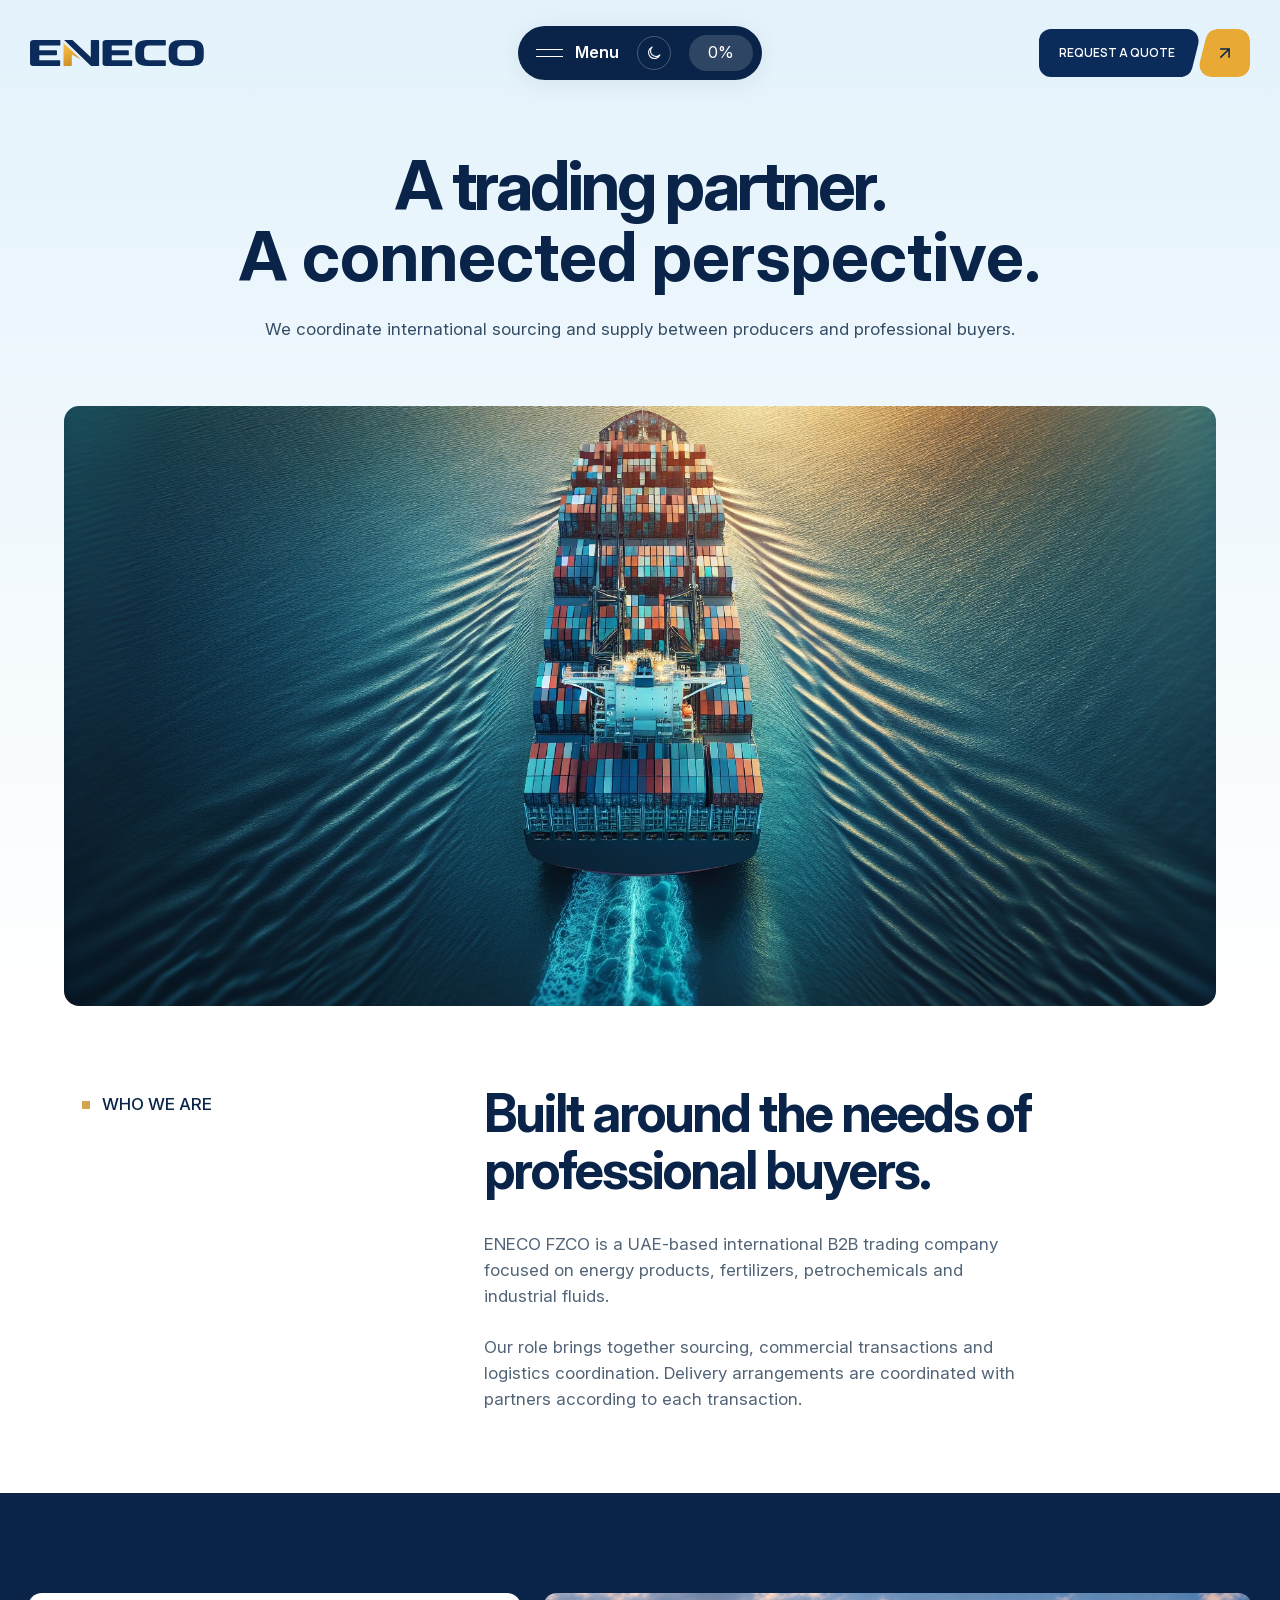
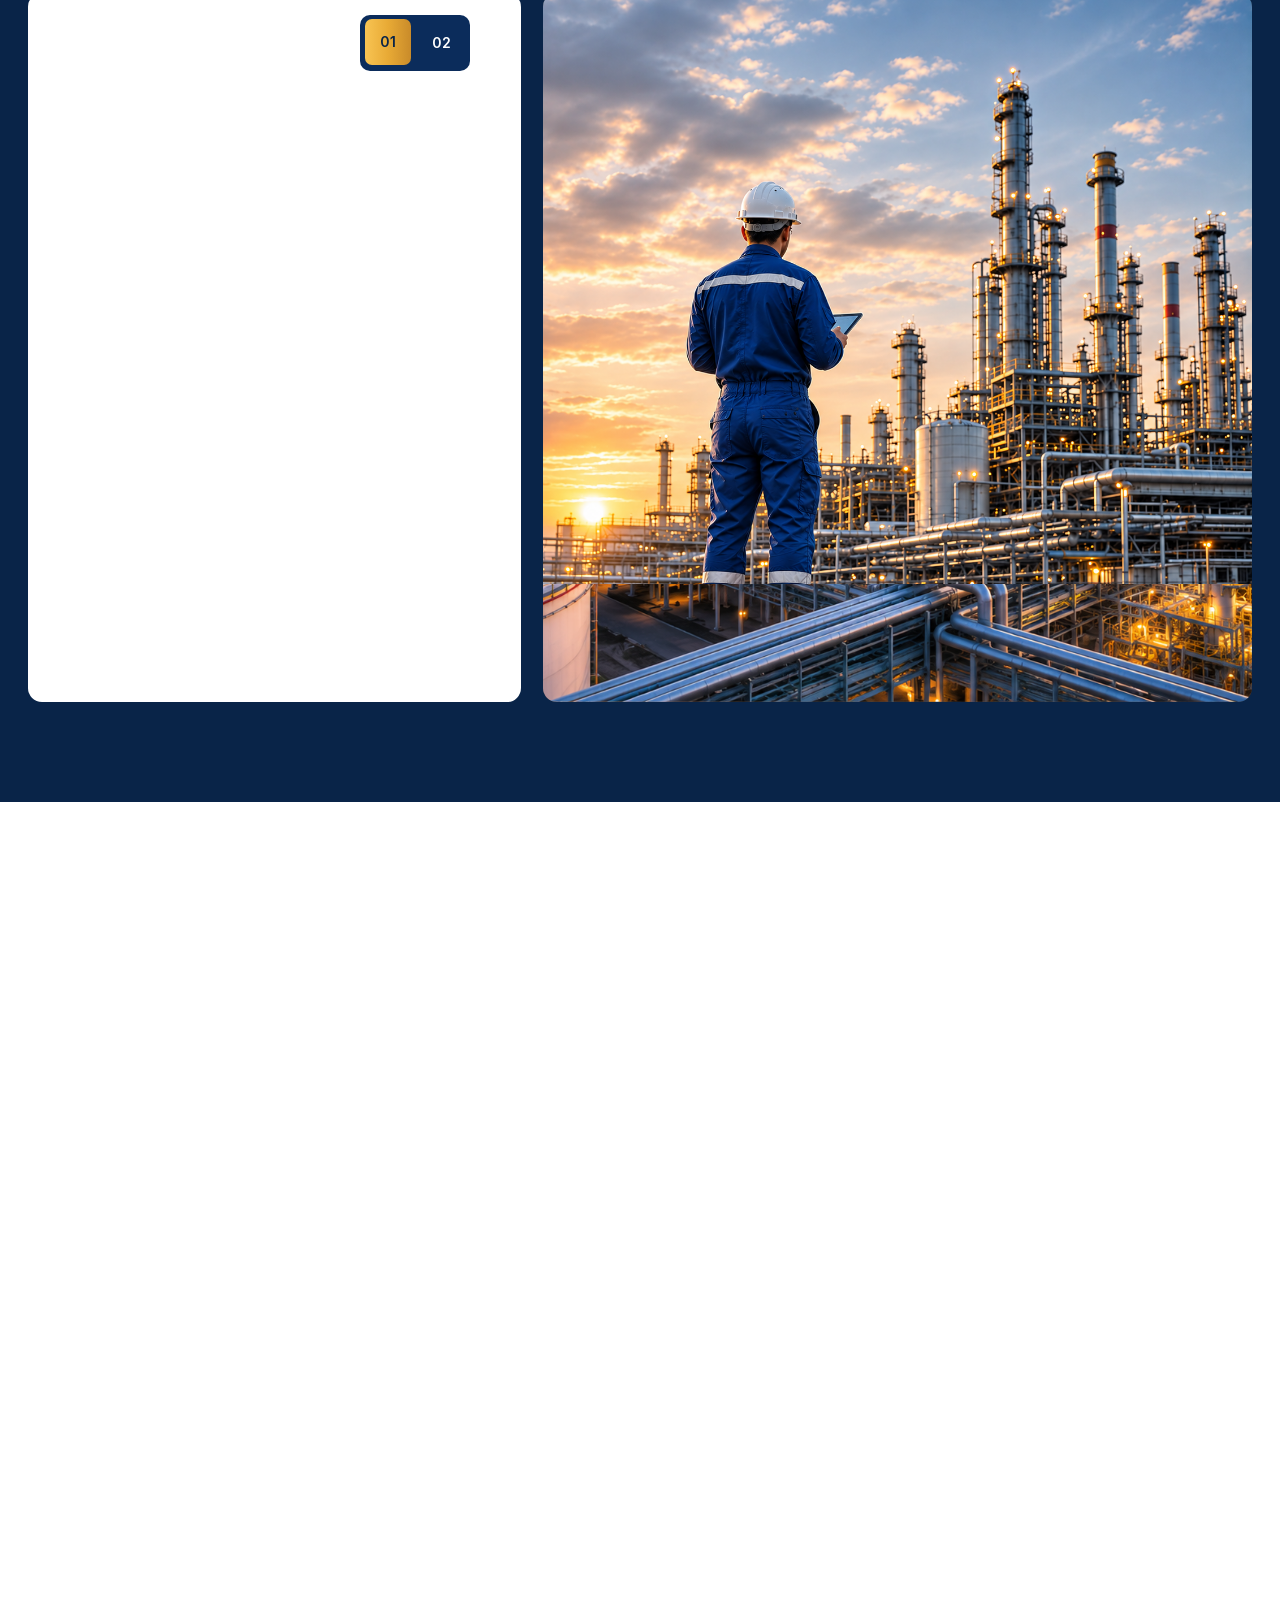
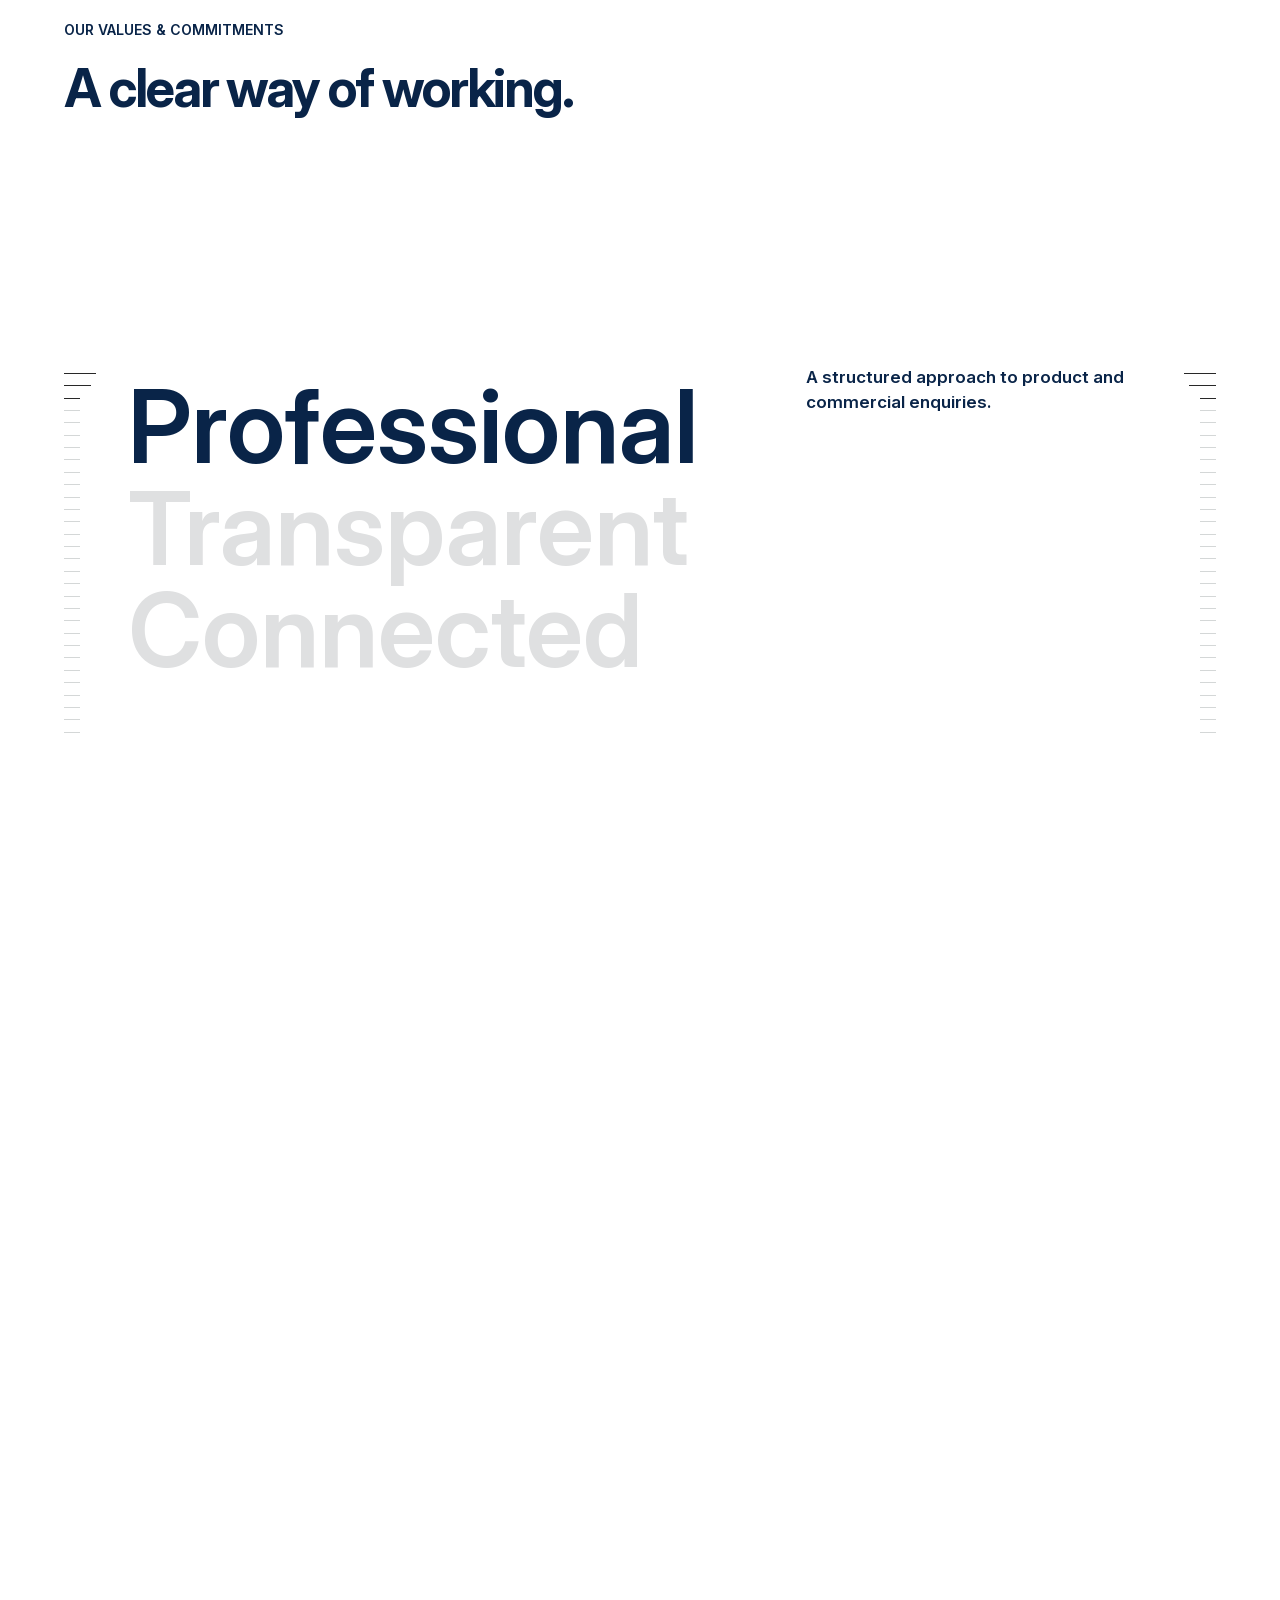
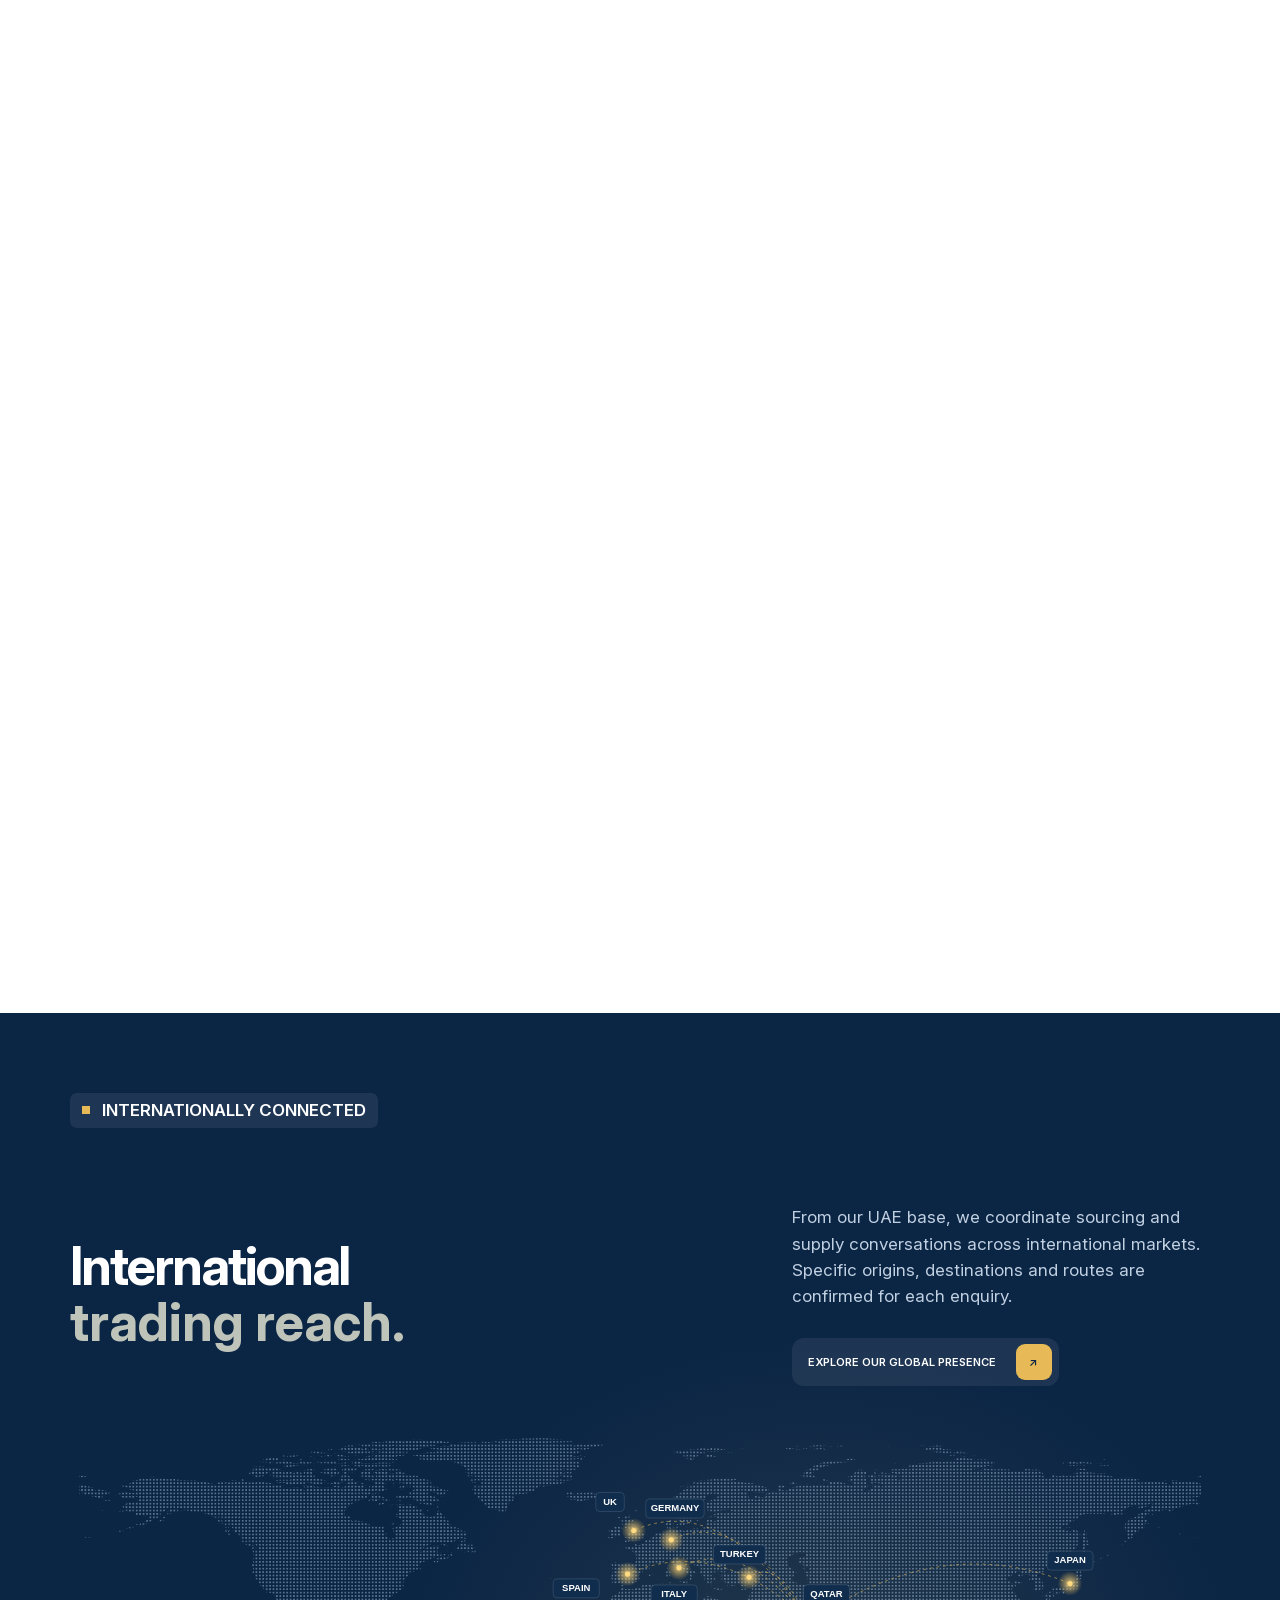
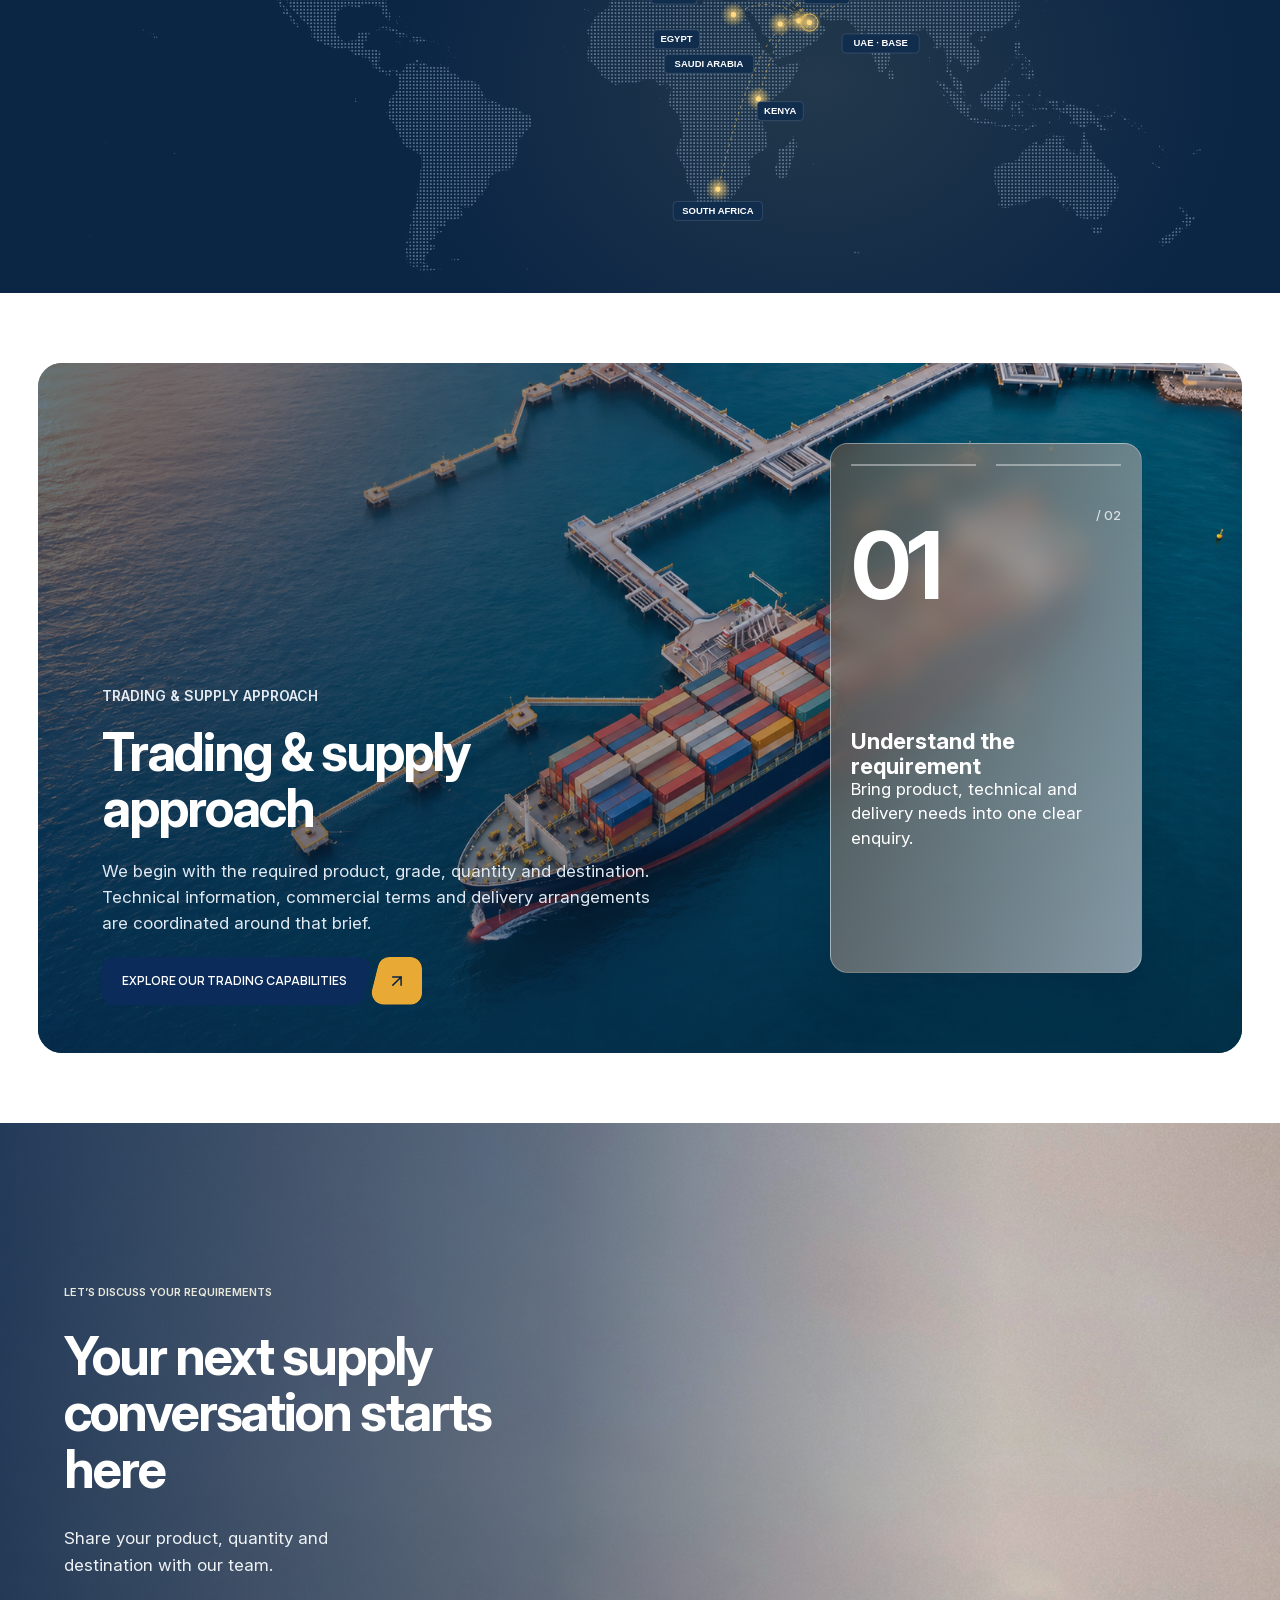
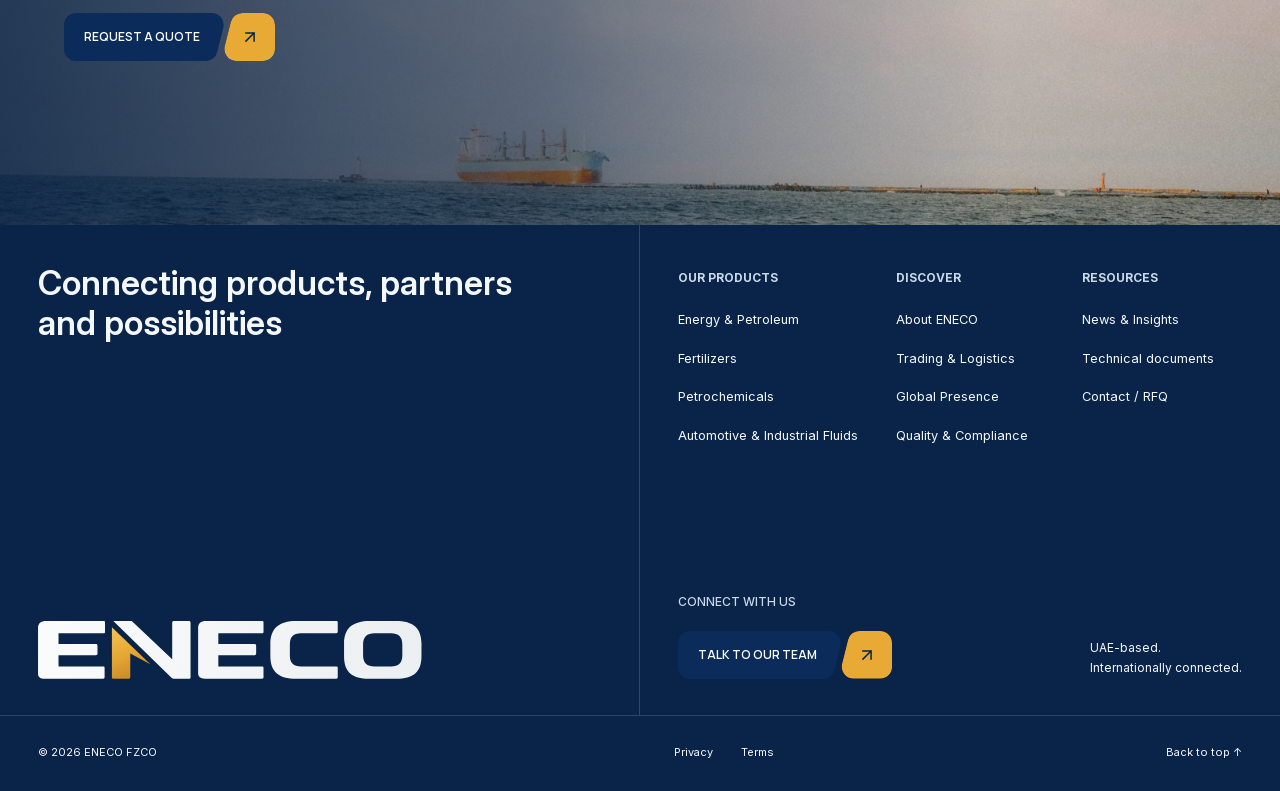
<file: About Us.html>
<!doctype html>
<html lang="en">
<head>
  <meta charset="utf-8">
  <meta name="viewport" content="width=device-width, initial-scale=1">
  <meta name="description" content="About ENECO FZCO — UAE-based international sourcing and supply of energy products, fertilizers, petrochemicals and industrial fluids.">
  <title>About ENECO | International Trading & Supply</title>
  <link rel="stylesheet" href="styles.css?v=values-responsive">
  <link rel="stylesheet" href="ui-consistency.css?v=section-spacing-2">
</head>
<body class="about-page">
  <a class="skip-link" href="#main">Skip to content</a>
  <header class="site-navigation" aria-label="Main navigation">
    <a class="header-wordmark" href="index.html" aria-label="ENECO home"><img src="eneco-wordmark-dark.svg" alt="ENECO"></a>
    <div class="nav-pill">
      <button class="nav-menu-toggle" type="button" aria-expanded="false" aria-controls="main-navigation-panel"><span class="nav-hamburger" aria-hidden="true"><i></i><i></i></span><span>Menu</span></button>
      <button class="theme-toggle" id="themeBtn" type="button" aria-pressed="false" aria-label="Switch to night lighting"><svg id="themeIcon" viewBox="0 0 24 24" fill="none" stroke="currentColor" stroke-width="1.5" stroke-linecap="round" stroke-linejoin="round" aria-hidden="true"><path d="M20 14.5A8 8 0 1 1 9.5 4a6.5 6.5 0 0 0 10.5 10.5Z"/></svg><span id="themeLabel">Night</span></button>
      <span class="nav-scroll-percent" aria-label="Page scroll progress">0%</span>
    </div>
    <div class="nav-right"><a class="nav-quote eneco-split-button" href="Request%20a%20quote.html#rfq-form"><span class="btn_label">Request a quote<span class="label_corner" aria-hidden="true"><svg viewBox="0 0 18 48" preserveAspectRatio="none"><path d="M0 0h5.63c7.808 0 13.536 7.337 11.642 14.91l-6.09 24.359A11.527 11.527 0 0 1 0 48V0Z"></path></svg></span></span><span class="btn_icon" aria-hidden="true"><svg viewBox="0 0 51 48"><path d="M6.728 9.09A12 12 0 0 1 18.369 0H39c6.627 0 12 5.373 12 12v24c0 6.627-5.372 12-12 12H12.37C4.561 48-1.167 40.663.727 33.09l6-24Z"></path></svg></span></a></div>
  </header>
  <nav class="nav-panel" id="main-navigation-panel" aria-label="Page navigation" inert>
    <a href="index.html">Home <span>01 ↗</span></a><a href="About Us.html">About ENECO <span>02 ↗</span></a><a href="Products.html">Products <span>03 ↗</span></a><a href="Trading &amp; Logistics.html">Trading &amp; Logistics <span>04 ↗</span></a><a href="Markets.html">Global presence <span>05 ↗</span></a><a href="Quality%20%26%20Compliance.html">Quality &amp; Compliance <span>06 ↗</span></a><a href="News &amp; Insights.html">News &amp; Insights <span>07 ↗</span></a><a href="Request a quote.html">Contact ENECO <span>08 ↗</span></a>
  </nav>

  <main id="main">
    <section class="about-hero" aria-labelledby="page-title"><div class="about-hero-copy"><h1 id="page-title">A trading partner.<br><span>A connected perspective.</span></h1><p class="hero-lede">We coordinate international sourcing and supply between producers and professional buyers.</p></div><figure class="about-hero-banner"><img src="about-hero-ship.png" alt="Container ship moving through open water" loading="eager"></figure></section>
    <section class="who-we-are who-we-are-intro" aria-labelledby="who-we-are-heading">
      <p class="who-we-are-label">Who we are</p>
      <div class="who-we-are-copy">
        <h2 id="who-we-are-heading">Built around the needs of professional buyers.</h2>
        <p>ENECO FZCO is a UAE-based international B2B trading company focused on energy products, fertilizers, petrochemicals and industrial fluids.</p>
        <p>Our role brings together sourcing, commercial transactions and logistics coordination. Delivery arrangements are coordinated with partners according to each transaction.</p>
      </div>
    </section>

    <div class="mission-sticky-stage"><section class="mission-vision" aria-label="Our mission"><article class="mission-panel"><div class="mission-panel-meta"><div class="mission-tabs" role="tablist" aria-label="Mission"><button class="is-active" type="button" role="tab" aria-selected="true" data-mission-tab="mission">01</button><button type="button" role="tab" aria-selected="false" data-mission-tab="mission-two">02</button></div></div><div class="mission-copy is-active"><h2 class="section-heading">Our mission</h2><h3 class="mission-subheading">Connect requirements with supply.</h3><p class="body-large">Support professional buyers with clear product information and coordinated sourcing and delivery arrangements.</p></div></article><figure class="mission-panel-media"><img class="mission-image-base" src="about-mission.png" alt="Worker with a tablet at a refinery at sunset" loading="lazy"><img class="mission-image-reveal" src="about-vision.png" alt="Panoramic view of an illuminated refinery at sunset" loading="lazy"></figure></section></div>

    <section class="values values-showcase" aria-labelledby="values-heading"><div class="values-showcase-head"><p class="eyebrow">Our values &amp; commitments</p><h2 class="section-heading" id="values-heading">A clear way of working.</h2></div><div class="values-showcase-stage"><div class="value-ticks" aria-hidden="true"></div><div class="value-list" role="tablist" aria-label="ENECO values"><button class="value-item" type="button" role="tab" aria-selected="false" data-value="professional"><span>Professional</span></button><button class="value-item is-active" type="button" role="tab" aria-selected="true" data-value="transparent"><span>Transparent</span></button><button class="value-item" type="button" role="tab" aria-selected="false" data-value="connected"><span>Connected</span></button></div><div class="value-description"><p class="value-description-copy">Clear communication about requirements, documentation and arrangements.</p></div><div class="value-ticks value-ticks-right" aria-hidden="true"></div></div></section>

    <section class="trading-approach" aria-labelledby="trading-heading"><div class="trading-approach-copy"><p class="eyebrow">Trading &amp; supply approach</p><h2 class="section-heading" id="trading-heading">Trading &amp; supply approach</h2><p class="body-large">We begin with the required product, grade, quantity and destination. Technical information, commercial terms and delivery arrangements are coordinated around that brief.</p><a class="eneco-split-button" href="journey.html"><span class="btn_label">Explore our trading capabilities<span class="label_corner" aria-hidden="true"><svg viewBox="0 0 18 48" preserveAspectRatio="none"><path d="M0 0h5.63c7.808 7.337 13.536 7.337 11.642 14.91l-6.09 24.359A11.527 11.527 0 0 1 0 48V0Z"></path></svg></span></span><span class="btn_icon" aria-hidden="true"><svg viewBox="0 0 51 48"><path d="M6.728 9.09A12 12 0 0 1 18.369 0H39c6.627 0 12 5.373 12 12v24c0 6.627-5.372 12-12 12H12.37C4.561 48-1.167 40.663.727 33.09l6-24Z"></path></svg></span></a></div><div class="trading-approach-visual"><img src="photos/4VVkMCgtu70.jpg" alt="Cargo ships and cranes at a busy port" loading="lazy"><div class="approach-card"><h3>Understand the requirement</h3><p>Bring product, technical and delivery needs into one clear enquiry.</p><div class="approach-card-footer"><span>01 / 02</span><span aria-hidden="true">←　Ⅱ　→</span></div><span class="approach-card-progress" aria-hidden="true"></span></div></div></section>


    <section class="supply-cta" id="contact" aria-labelledby="cta-heading"><img src="photos/QnCihZ3YqzQ.jpg" alt="Cargo ship sailing at dusk"><div class="supply-cta-content"><p class="supply-cta-eyebrow">Let’s discuss your requirements</p><h2 id="cta-heading">Your next supply conversation starts here</h2><p class="supply-cta-copy">Share your product, quantity and destination with our team.</p><a class="eneco-split-button" href="Request%20a%20quote.html#rfq-form"><span class="btn_label">Request a quote<span class="label_corner" aria-hidden="true"><svg viewBox="0 0 18 48" preserveAspectRatio="none"><path d="M0 0h5.63c7.808 0 13.536 7.337 11.642 14.91l-6.09 24.359A11.527 11.527 0 0 1 0 48V0Z"></path></svg></span></span><span class="btn_icon" aria-hidden="true"><svg viewBox="0 0 51 48"><path d="M6.728 9.09A12 12 0 0 1 18.369 0H39c6.627 0 12 5.373 12 12v24c0 6.627-5.372 12-12 12H12.37C4.561 48-1.167 40.663.727 33.09l6-24Z"></path></svg></span></a></div></section>
    <section class="trading-reach" id="global-presence" aria-labelledby="globalTitle">
      <p class="trading-reach-label">Internationally connected</p>
      <div class="trading-reach-header">
        <h2 id="globalTitle">International<br><span>trading reach.</span></h2>
        <div class="trading-reach-copy">
          <p>From our UAE base, we coordinate sourcing and supply conversations across international markets. Specific origins, destinations and routes are confirmed for each enquiry.</p>
          <a href="Markets.html">Explore our global presence <span aria-hidden="true">↗</span></a>
        </div>
      </div>
      <img src="trading-reach-map.svg" alt="Dotted world map with illustrative routes from the UAE to the UK, Germany, Spain, Italy, Turkey, Egypt, Qatar, Saudi Arabia, Kenya, South Africa and Japan." loading="lazy" width="1200" height="480">
    </section>
  </main>

  <footer class="eneco-footer">
    <div class="footer-main"><div class="footer-statement"><p>Connecting products, partners and possibilities</p><a class="footer-brand" href="index.html"><img src="eneco-logomark.svg" alt="ENECO" loading="lazy"></a></div><div class="footer-details"><nav class="footer-nav" aria-label="Footer"><div><h3>Our products</h3><ul><li><a href="index.html#portfolioExperience">Energy &amp; Petroleum</a></li><li><a href="index.html#portfolioExperience">Fertilizers</a></li><li><a href="index.html#portfolioExperience">Petrochemicals</a></li><li><a href="index.html#portfolioExperience">Automotive &amp; Industrial Fluids</a></li></ul></div><div><h3>Discover</h3><ul><li><a href="About Us.html">About ENECO</a></li><li><a href="journey.html">Trading &amp; Logistics</a></li><li><a href="index.html#global-presence">Global Presence</a></li><li><a href="index.html#quality-compliance">Quality &amp; Compliance</a></li></ul></div><div><h3>Resources</h3><ul><li><a href="index.html#news-insights">News &amp; Insights</a></li><li><a href="index.html#quality-compliance">Technical documents</a></li><li><a href="Request%20a%20quote.html#rfq-form">Contact / RFQ</a></li></ul></div></nav><div class="footer-connect"><div><p class="footer-connect-label">Connect with us</p><a class="footer-contact-link eneco-split-button" href="Request%20a%20quote.html#rfq-form"><span class="btn_label">Talk to our team<span class="label_corner" aria-hidden="true"><svg viewBox="0 0 18 48" preserveAspectRatio="none"><path d="M0 0h5.63c7.808 0 13.536 7.337 11.642 14.91l-6.09 24.359A11.527 11.527 0 0 1 0 48V0Z"></path></svg></span></span><span class="btn_icon" aria-hidden="true"><svg viewBox="0 0 51 48"><path d="M6.728 9.09A12 12 0 0 1 18.369 0H39c6.627 0 12 5.373 12 12v24c0 6.627-5.372 12-12 12H12.37C4.561 48-1.167 40.663.727 33.09l6-24Z"></path></svg></span></a></div><p class="footer-location">UAE-based.<br>Internationally connected.</p></div></div></div>
    <div class="footer-bottom"><p>© 2026 ENECO FZCO</p><div class="footer-legal"><a href="index.html">Privacy</a><a href="index.html">Terms</a><a class="footer-top-link" href="#main">Back to top ↑</a></div></div>
  </footer>
  <script src="script.js?v=nav-contrast" defer></script>
</body>
</html>
</file>
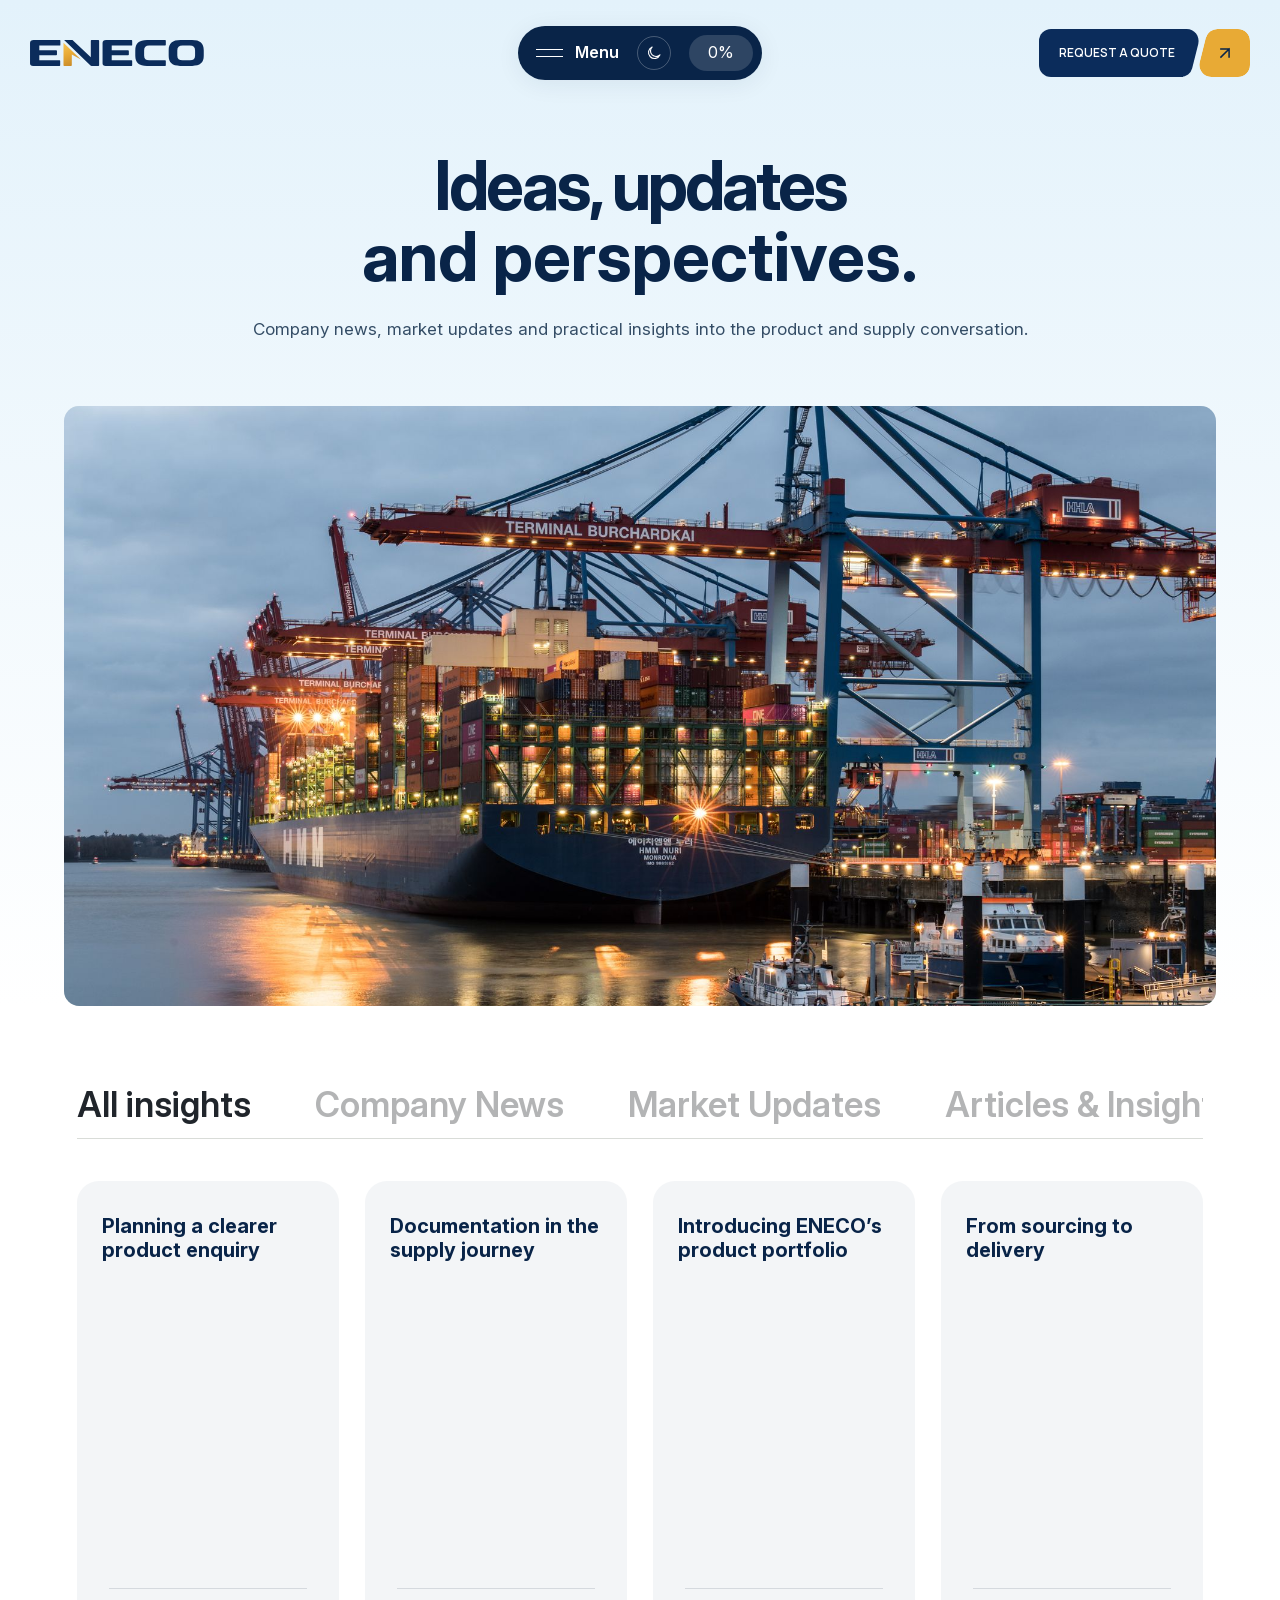
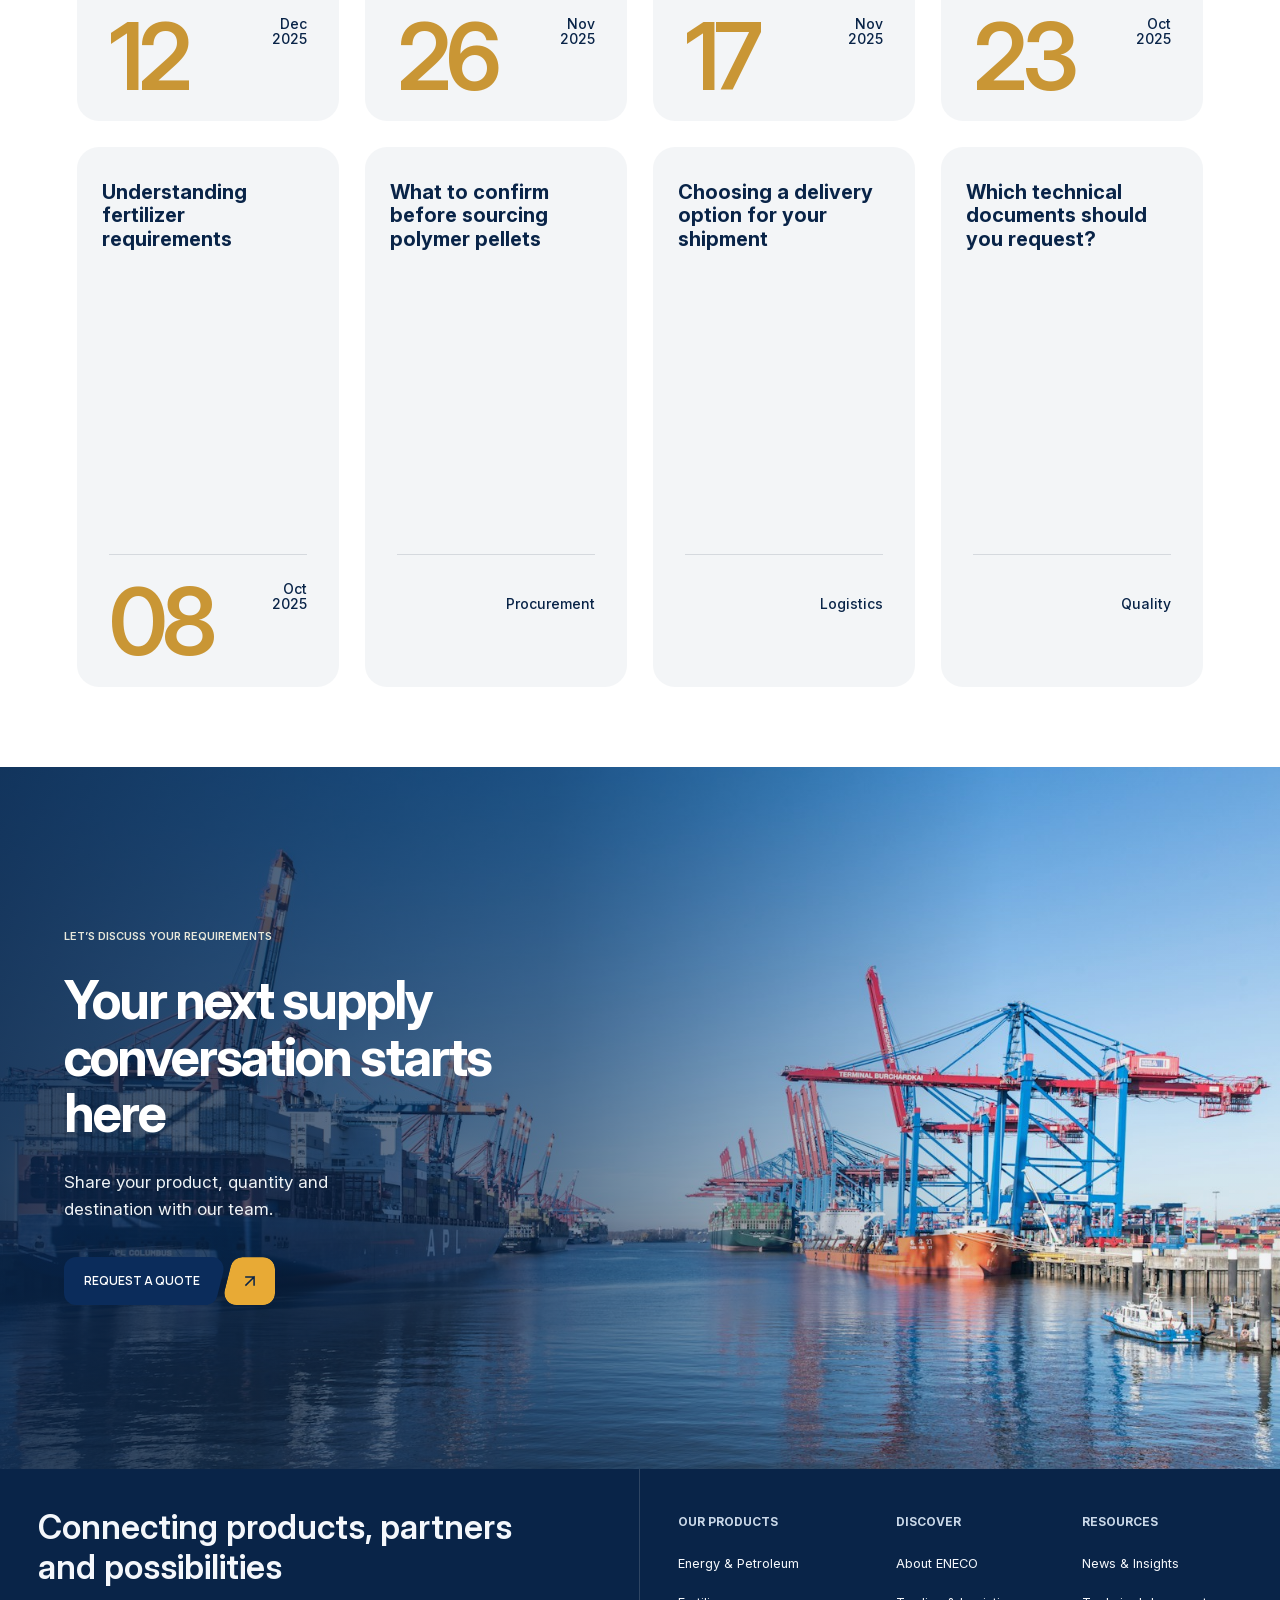
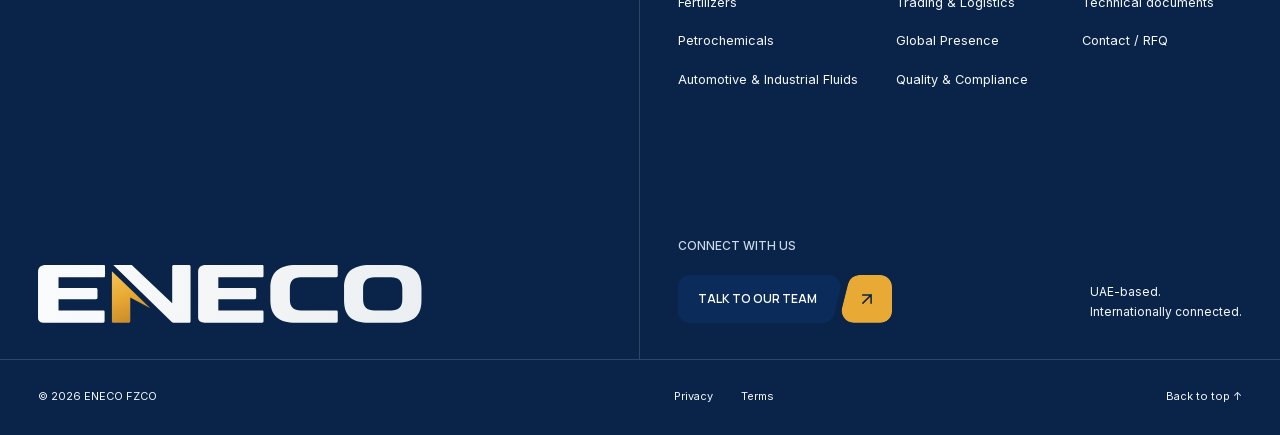
<file: News & Insights.html>
<!doctype html>
<html lang="en">
<head>
  <meta charset="utf-8">
  <meta name="viewport" content="width=device-width, initial-scale=1">
  <meta name="description" content="News and insights from ENECO — perspectives on international trading, sourcing and supply.">
  <title>News &amp; Insights | ENECO International Trading &amp; Supply</title>
  <link rel="stylesheet" href="styles.css?v=news-grid">
  <link rel="stylesheet" href="ui-consistency.css?v=section-spacing-2">
</head>
<body class="about-page news-page">
  <a class="skip-link" href="#main">Skip to content</a>
  <header class="site-navigation" aria-label="Main navigation">
    <a class="header-wordmark" href="index.html" aria-label="ENECO home"><img src="eneco-wordmark-dark.svg" alt="ENECO"></a>
    <div class="nav-pill">
      <button class="nav-menu-toggle" type="button" aria-expanded="false" aria-controls="main-navigation-panel"><span class="nav-hamburger" aria-hidden="true"><i></i><i></i></span><span>Menu</span></button>
      <button class="theme-toggle" id="themeBtn" type="button" aria-pressed="false" aria-label="Switch to night lighting"><svg id="themeIcon" viewBox="0 0 24 24" fill="none" stroke="currentColor" stroke-width="1.5" stroke-linecap="round" stroke-linejoin="round" aria-hidden="true"><path d="M20 14.5A8 8 0 1 1 9.5 4a6.5 6.5 0 0 0 10.5 10.5Z"/></svg><span id="themeLabel">Night</span></button>
      <span class="nav-scroll-percent" aria-label="Page scroll progress">0%</span>
    </div>
    <div class="nav-right"><a class="nav-quote eneco-split-button" href="Request%20a%20quote.html#rfq-form"><span class="btn_label">Request a quote<span class="label_corner" aria-hidden="true"><svg viewBox="0 0 18 48" preserveAspectRatio="none"><path d="M0 0h5.63c7.808 0 13.536 7.337 11.642 14.91l-6.09 24.359A11.527 11.527 0 0 1 0 48V0Z"/></svg></span></span><span class="btn_icon" aria-hidden="true"><svg viewBox="0 0 51 48"><path d="M6.728 9.09A12 12 0 0 1 18.369 0H39c6.627 0 12 5.373 12 12v24c0 6.627-5.372 12-12 12H12.37C4.561 48-1.167 40.663.727 33.09l6-24Z"/></svg></span></a></div>
  </header>
  <nav class="nav-panel" id="main-navigation-panel" aria-label="Page navigation" inert>
    <a href="index.html">Home <span>01 ↗</span></a><a href="About Us.html">About ENECO <span>02 ↗</span></a><a href="Products.html">Products <span>03 ↗</span></a><a href="Trading &amp; Logistics.html">Trading &amp; Logistics <span>04 ↗</span></a><a href="Markets.html">Global presence <span>05 ↗</span></a><a href="Quality%20%26%20Compliance.html">Quality &amp; Compliance <span>06 ↗</span></a><a href="News &amp; Insights.html">News &amp; Insights <span>07 ↗</span></a><a href="Request%20a%20quote.html">Contact ENECO <span>08 ↗</span></a>
  </nav>

  <main id="main">
    <section class="about-hero" aria-labelledby="page-title"><div class="about-hero-copy"><h1 id="page-title">Ideas, updates<br><span>and perspectives.</span></h1><p class="hero-lede">Company news, market updates and practical insights into the product and supply conversation.</p></div><figure class="about-hero-banner"><img src="news-terminal-hero.jpg" alt="Container ship berthed beneath illuminated cranes at dusk" loading="eager"></figure></section>

    <section class="insights-section news-directory" aria-labelledby="insightsTitle">
      <div class="insights-inner">
        <div class="insights-heading"><h2 id="insightsTitle">Practical perspectives for better supply conversations.</h2><a class="eneco-split-button" href="Request%20a%20quote.html#rfq-form"><span class="btn_label">Talk to our team<span class="label_corner" aria-hidden="true"><svg viewBox="0 0 18 48" preserveAspectRatio="none"><path d="M0 0h5.63c7.808 0 13.536 7.337 11.642 14.91l-6.09 24.359A11.527 11.527 0 0 1 0 48V0Z"/></svg></span></span><span class="btn_icon" aria-hidden="true"><svg viewBox="0 0 51 48"><path d="M6.728 9.09A12 12 0 0 1 18.369 0H39c6.627 0 12 5.373 12 12v24c0 6.627-5.372 12-12 12H12.37C4.561 48-1.167 40.663.727 33.09l6-24Z"/></svg></span></a></div>
        <nav class="news-filter" aria-label="Filter news and insights"><a class="is-active" aria-current="true" id="news-all" href="#news-all">All insights</a><a id="company-news" href="#company-news">Company News</a><a id="market-updates" href="#market-updates">Market Updates</a><a id="articles-insights" href="#articles-insights">Articles &amp; Insights</a></nav>
        <div class="news-grid">
          <article class="insight-card insight-feature" data-category="articles-insights" data-day="12" data-month="Dec" data-year="2025"><a class="insight-image-link" href="News%20Detail.html"><img src="news-golden-port.png" alt="Port cranes reflected on the dock at sunrise" loading="lazy"></a><p class="insight-card-meta">12 Dec 2025 · Supply conversations</p><h3 id="planning"><a href="News%20Detail.html">Planning a clearer product enquiry</a></h3><p>The product information that helps structure a useful B2B supply conversation.</p><div class="insight-tags"><span>Requirements</span><span>Procurement</span></div></article>
          <div class="news-stories">
            <article class="insight-card" data-category="articles-insights" data-day="26" data-month="Nov" data-year="2025"><a class="insight-image-link" href="#documentation"><img src="quality-documentation.jpg" alt="Supply documentation and product records" loading="lazy"></a><p class="insight-card-meta">26 Nov 2025 · Documentation</p><h3 id="documentation">Documentation in the supply journey</h3><p>A guide to the document touchpoints in a trading enquiry.</p><div class="insight-tags"><span>Quality</span><span>Documentation</span></div></article>
            <article class="insight-card" data-category="company-news" data-day="17" data-month="Nov" data-year="2025"><a class="insight-image-link" href="#portfolio"><img src="news-product-origin.jpg" alt="Aerial view of a container ship entering a port" loading="lazy"></a><p class="insight-card-meta">17 Nov 2025 · Product portfolio</p><h3 id="portfolio">Introducing ENECO’s product portfolio</h3><p>Explore the categories behind our international trading focus.</p><div class="insight-tags"><span>Products</span><span>Markets</span></div></article>
            <article class="insight-card" data-category="market-updates" data-day="23" data-month="Oct" data-year="2025"><a class="insight-image-link" href="#delivery"><img src="photos/Dzh-udFZXrA.jpg" alt="Loading operations alongside a container ship" loading="lazy"></a><p class="insight-card-meta">23 Oct 2025 · Trading &amp; logistics</p><h3 id="delivery">From sourcing to delivery</h3><p>Explore how commercial coordination and partner logistics connect the supply journey.</p><div class="insight-tags"><span>Logistics</span><span>Coordination</span></div></article>
            <article class="insight-card" data-category="articles-insights" data-day="08" data-month="Oct" data-year="2025"><a class="insight-image-link" href="#fertilizers"><img src="photos/u-epjX1aCd8.jpg" alt="Aerial view of rows of crops" loading="lazy"></a><p class="insight-card-meta">08 Oct 2025 · Fertilizers</p><h3 id="fertilizers">Understanding fertilizer requirements</h3><p>Explore fertilizer products for agricultural and industrial supply requirements.</p><div class="insight-tags"><span>Fertilizers</span><span>Supply</span></div></article>
            <article class="insight-card" data-category="articles-insights" data-topic="Procurement">
              <a class="insight-image-link" href="Products.html" tabindex="-1" aria-hidden="true"><img src="photos/TEG-70TAgf4.jpg" alt="" loading="lazy"></a>
              <h3><a href="Products.html">What to confirm before sourcing polymer pellets</a></h3>
            </article>
            <article class="insight-card" data-category="market-updates" data-topic="Logistics">
              <a class="insight-image-link" href="Trading%20%26%20Logistics.html#options-heading" tabindex="-1" aria-hidden="true"><img src="photos/3WHnXJoqwJo.jpg" alt="" loading="lazy"></a>
              <h3><a href="Trading%20%26%20Logistics.html#options-heading">Choosing a delivery option for your shipment</a></h3>
            </article>
            <article class="insight-card" data-category="articles-insights" data-topic="Quality">
              <a class="insight-image-link" href="Quality%20%26%20Compliance.html#technical-library" tabindex="-1" aria-hidden="true"><img src="photos/K4k3lIWrb1s.jpg" alt="" loading="lazy"></a>
              <h3><a href="Quality%20%26%20Compliance.html#technical-library">Which technical documents should you request?</a></h3>
            </article>
          </div>
        </div>
      </div>
    </section>

    <section class="supply-cta" id="contact" aria-labelledby="cta-heading"><img src="photos/q5vLlL0a6Kg.jpg" alt="Container ships and cranes at a port" loading="lazy"><div class="supply-cta-content"><p class="supply-cta-eyebrow">Let’s discuss your requirements</p><h2 id="cta-heading">Your next supply conversation starts here</h2><p class="supply-cta-copy">Share your product, quantity and destination with our team.</p><a class="eneco-split-button" href="Request%20a%20quote.html#rfq-form"><span class="btn_label">Request a quote<span class="label_corner" aria-hidden="true"><svg viewBox="0 0 18 48" preserveAspectRatio="none"><path d="M0 0h5.63c7.808 7.337 13.536 7.337 11.642 14.91l-6.09 24.359A11.527 11.527 0 0 1 0 48V0Z"/></svg></span></span><span class="btn_icon" aria-hidden="true"><svg viewBox="0 0 51 48"><path d="M6.728 9.09A12 12 0 0 1 18.369 0H39c6.627 0 12 5.373 12 12v24c0 6.627-5.372 12-12 12H12.37C4.561 48-1.167 40.663.727 33.09l6-24Z"/></svg></span></a></div></section>
  </main>

  <footer class="eneco-footer"><div class="footer-main"><div class="footer-statement"><p>Connecting products, partners and possibilities</p><a class="footer-brand" href="index.html"><img src="eneco-logomark.svg" alt="ENECO" loading="lazy"></a></div><div class="footer-details"><nav class="footer-nav" aria-label="Footer"><div><h3>Our products</h3><ul><li><a href="Products.html#energy">Energy &amp; Petroleum</a></li><li><a href="Products.html#fertilizers">Fertilizers</a></li><li><a href="Products.html#petrochemicals">Petrochemicals</a></li><li><a href="Products.html#fluids">Automotive &amp; Industrial Fluids</a></li></ul></div><div><h3>Discover</h3><ul><li><a href="About Us.html">About ENECO</a></li><li><a href="Trading%20%26%20Logistics.html">Trading &amp; Logistics</a></li><li><a href="index.html#global-presence">Global Presence</a></li><li><a href="index.html#quality-compliance">Quality &amp; Compliance</a></li></ul></div><div><h3>Resources</h3><ul><li><a href="News%20%26%20Insights.html">News &amp; Insights</a></li><li><a href="index.html#quality-compliance">Technical documents</a></li><li><a href="Request%20a%20quote.html#rfq-form">Contact / RFQ</a></li></ul></div></nav><div class="footer-connect"><div><p class="footer-connect-label">Connect with us</p><a class="footer-contact-link eneco-split-button" href="Request%20a%20quote.html#rfq-form"><span class="btn_label">Talk to our team<span class="label_corner" aria-hidden="true"><svg viewBox="0 0 18 48" preserveAspectRatio="none"><path d="M0 0h5.63c7.808 7.337 13.536 7.337 11.642 14.91l-6.09 24.359A11.527 11.527 0 0 1 0 48V0Z"/></svg></span></span><span class="btn_icon" aria-hidden="true"><svg viewBox="0 0 51 48"><path d="M6.728 9.09A12 12 0 0 1 18.369 0H39c6.627 0 12 5.373 12 12v24c0 6.627-5.372 12-12 12H12.37C4.561 48-1.167 40.663.727 33.09l6-24Z"/></svg></span></a></div><p class="footer-location">UAE-based.<br>Internationally connected.</p></div></div></div><div class="footer-bottom"><p>© 2026 ENECO FZCO</p><div class="footer-legal"><a href="index.html">Privacy</a><a href="index.html">Terms</a><a class="footer-top-link" href="#main">Back to top ↑</a></div></div></footer>
  <script src="script.js?v=link-audit" defer></script>
</body>
</html>
</file>
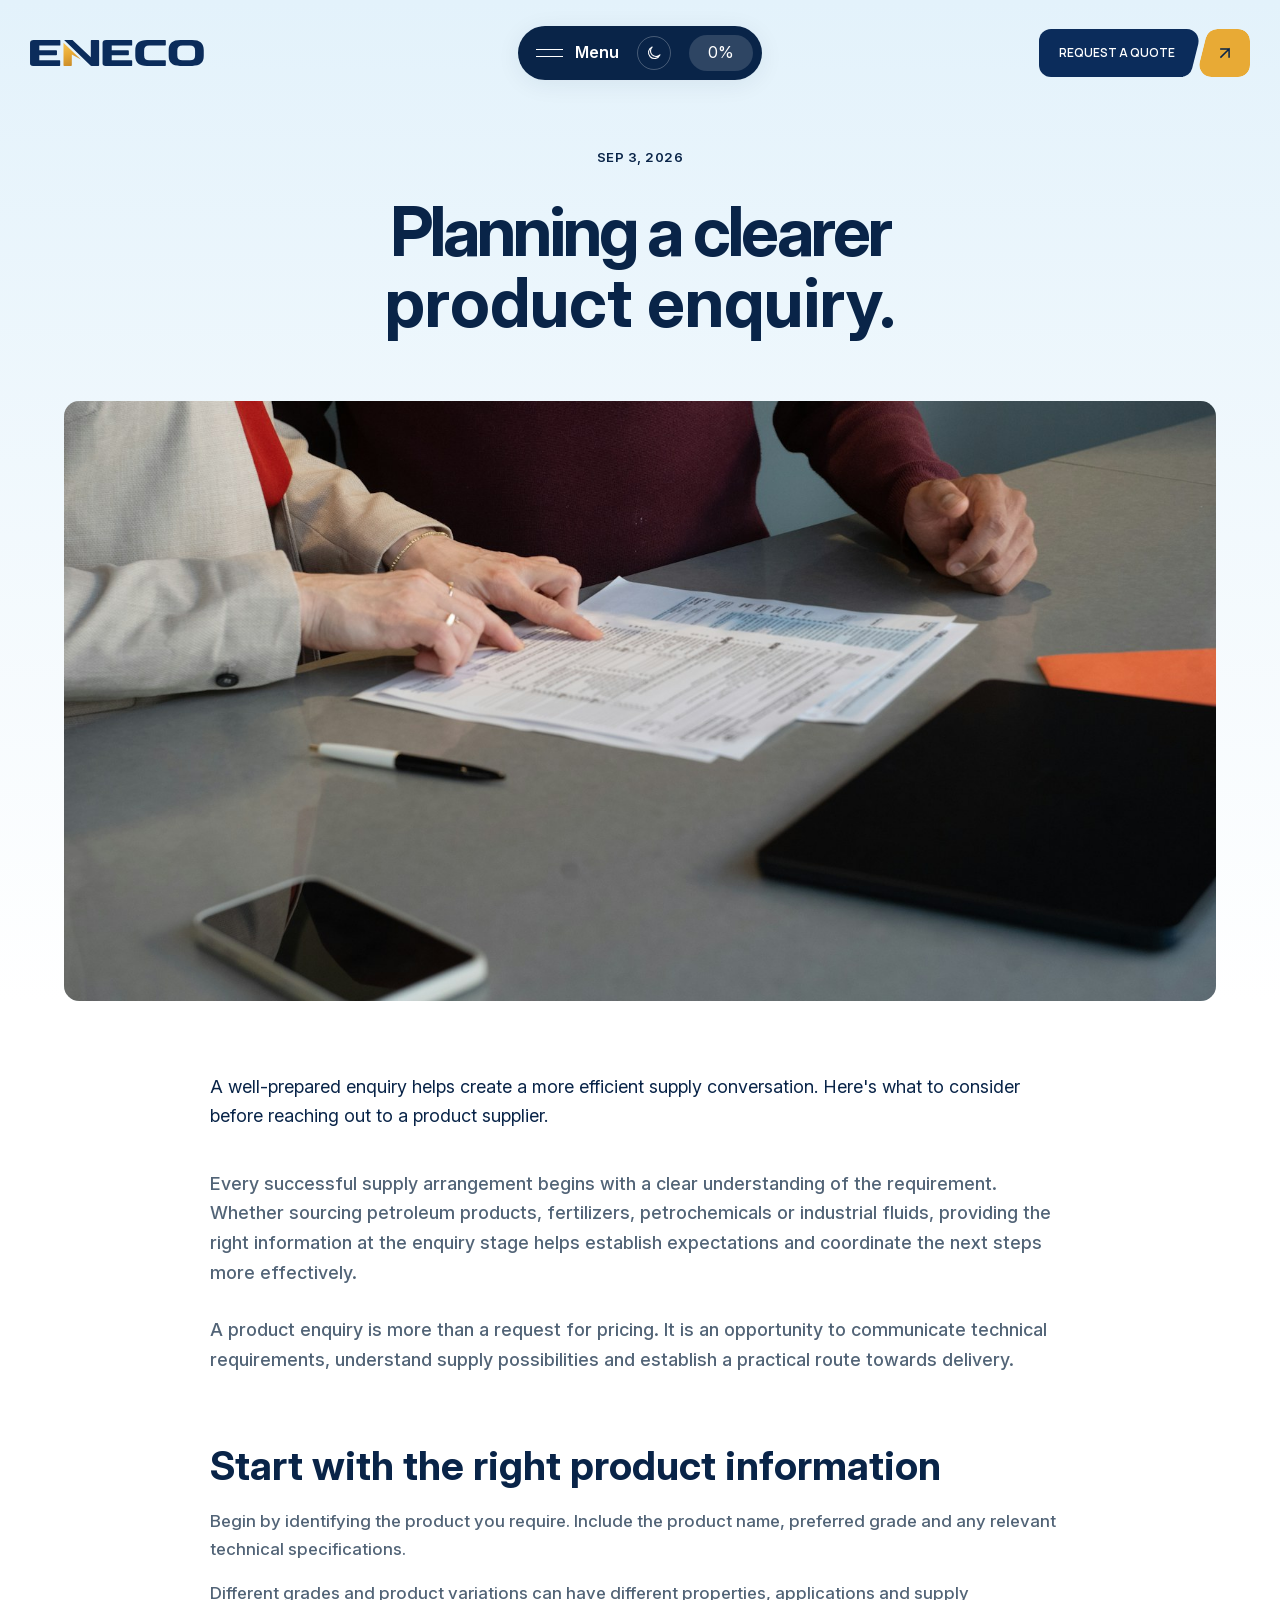
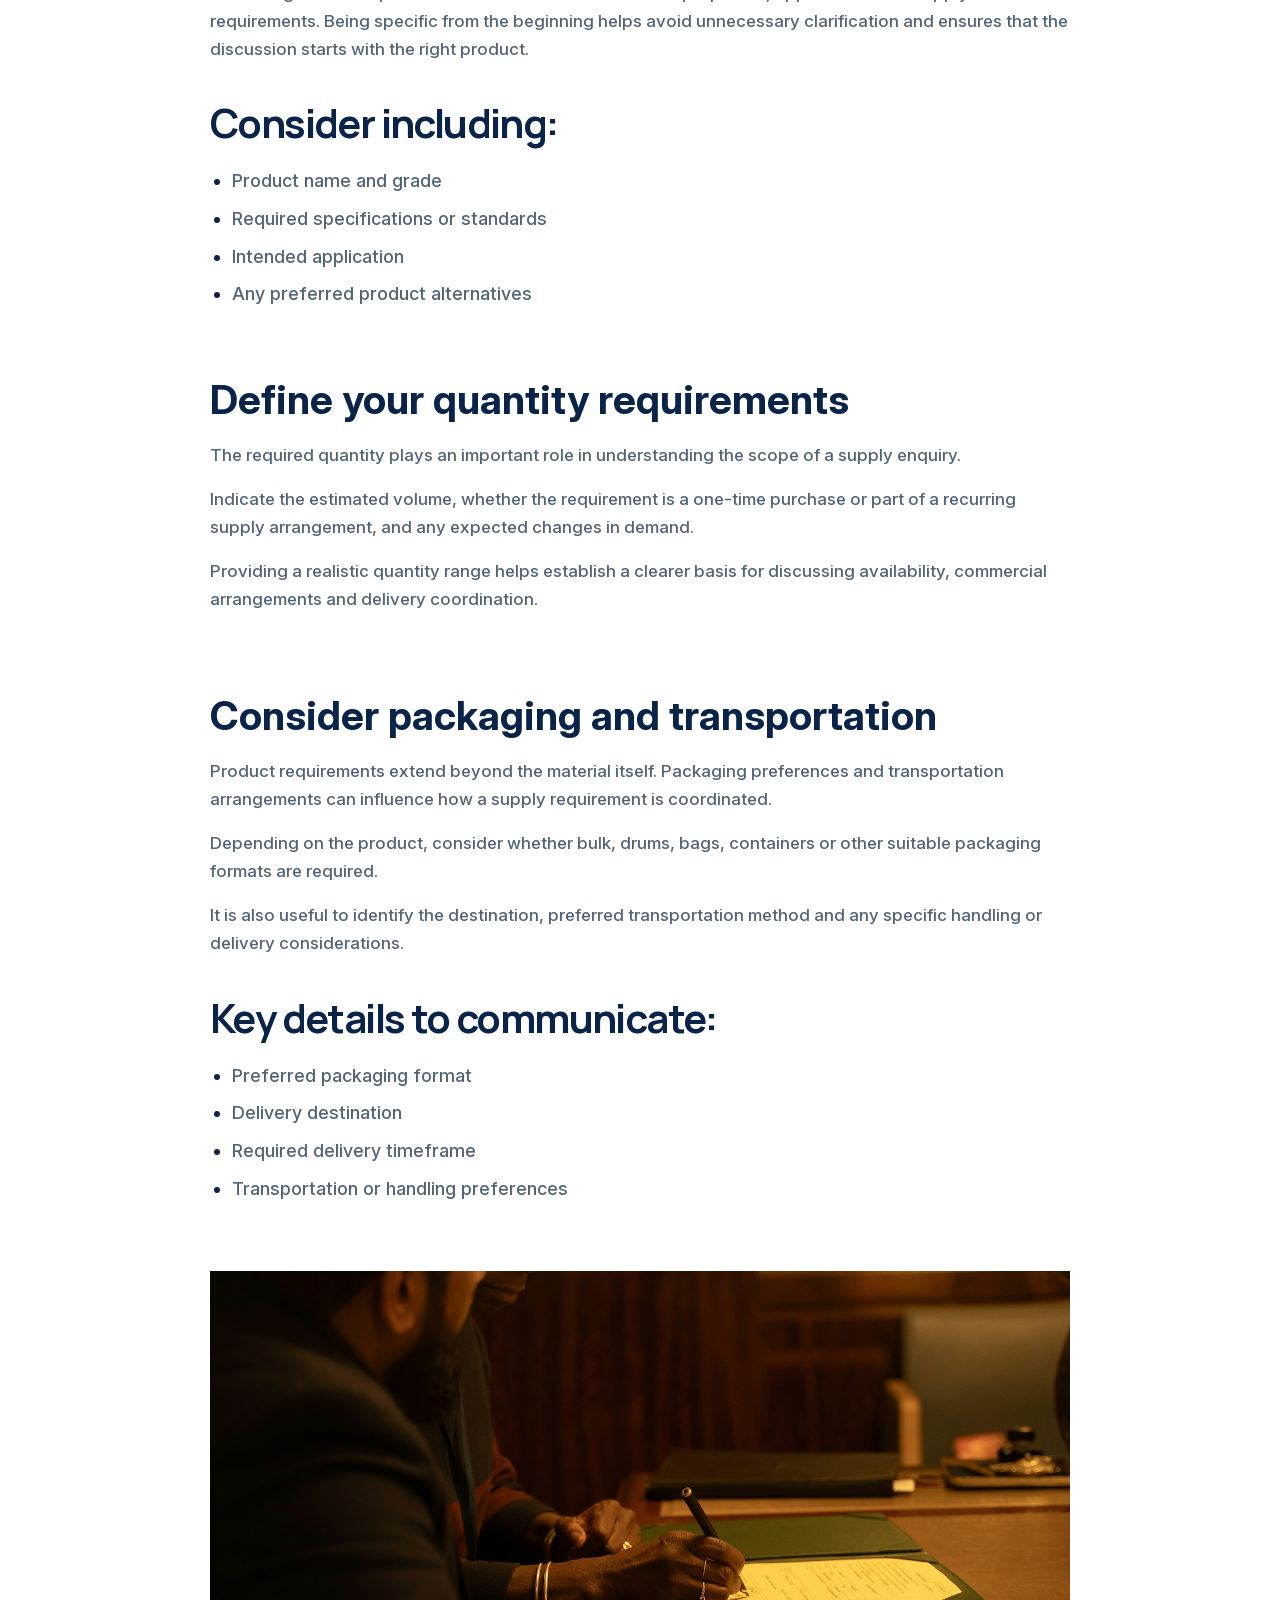
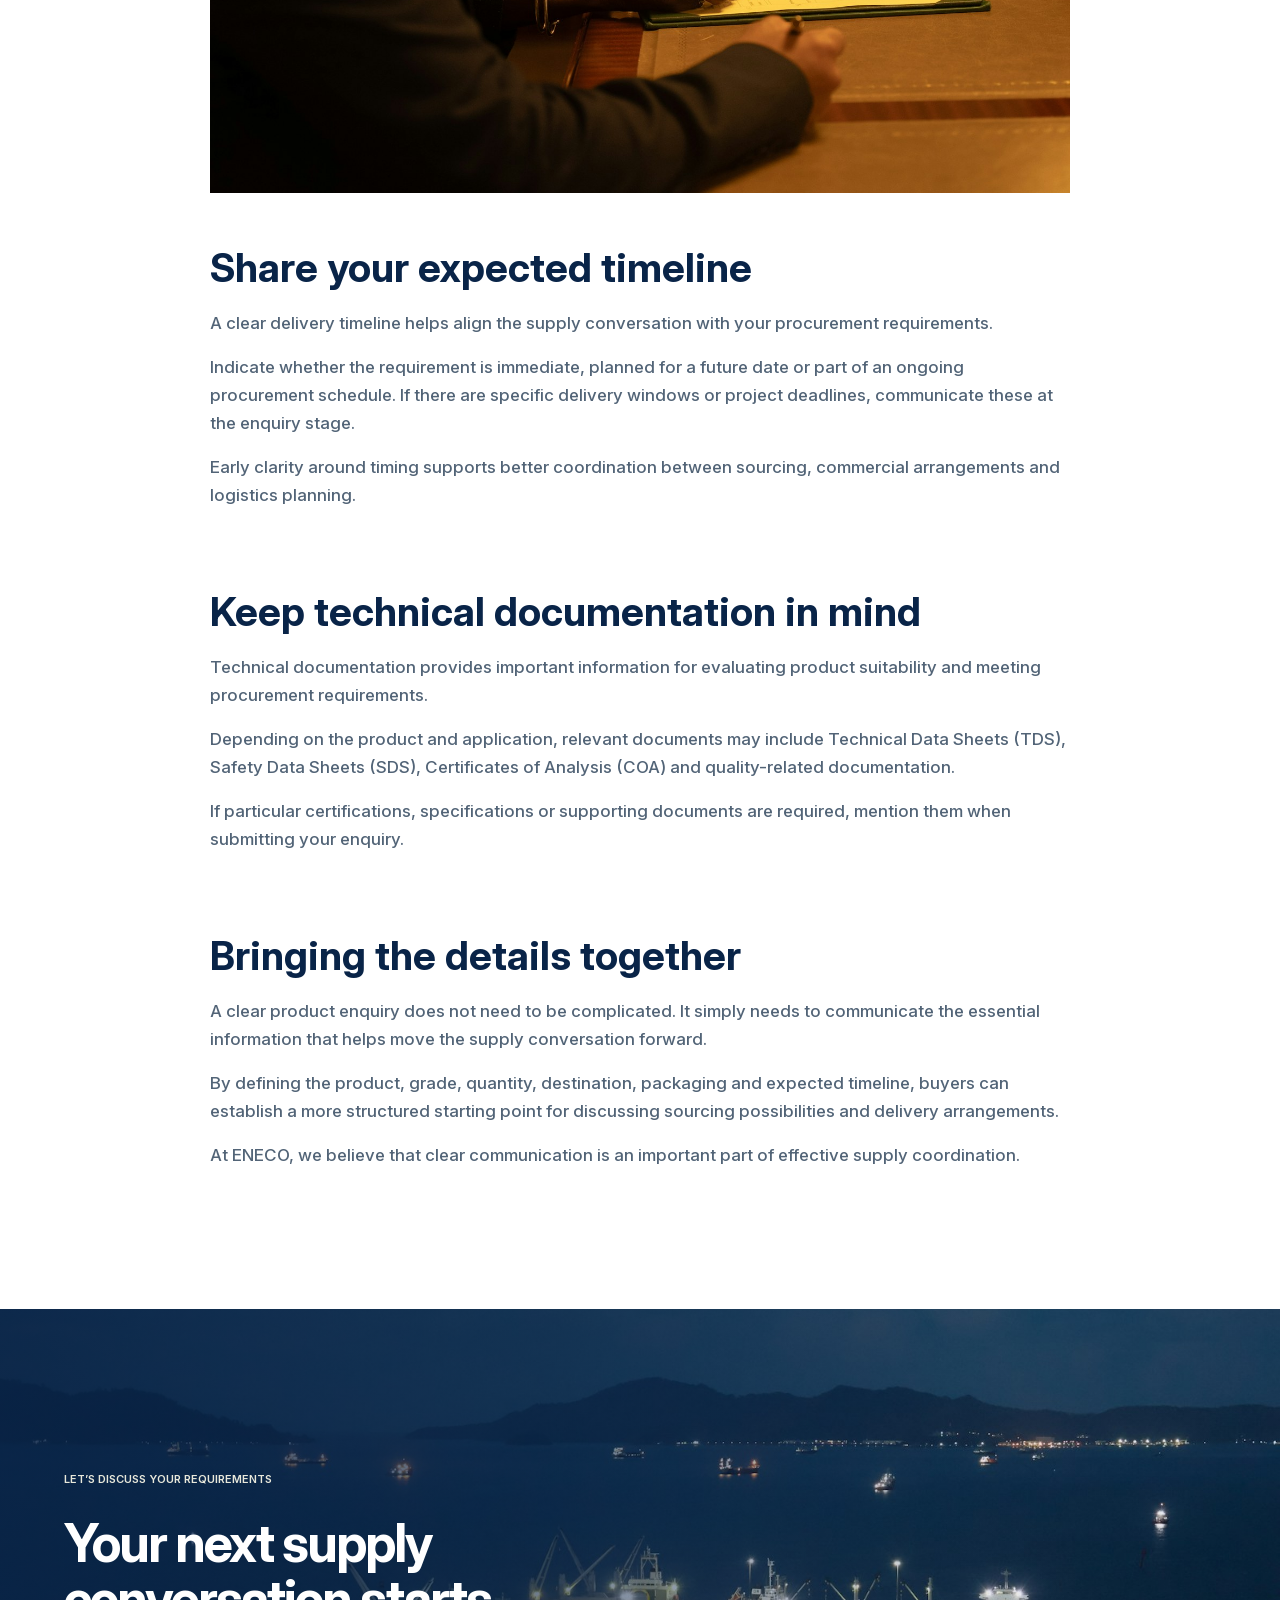
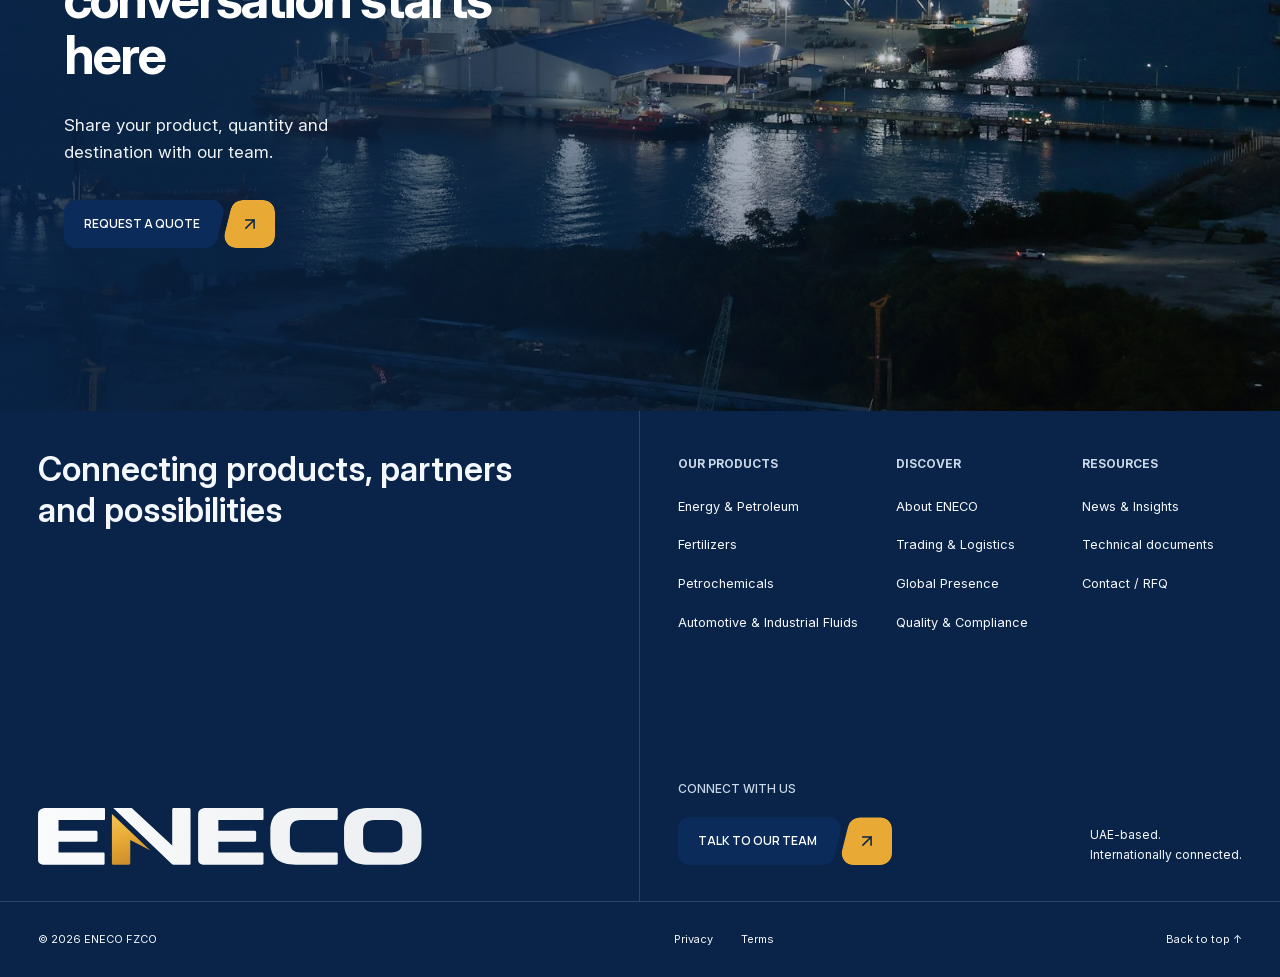
<file: News Detail.html>
<!doctype html><html lang="en"><head><meta charset="utf-8"><meta name="viewport" content="width=device-width, initial-scale=1"><meta name="description" content="Planning a clearer product enquiry — practical guidance from ENECO for better B2B supply conversations."><title>Planning a clearer product enquiry | ENECO</title><link rel="stylesheet" href="styles.css?v=unsplash-photos">  <link rel="stylesheet" href="ui-consistency.css?v=section-spacing-2">
</head>
<body class="about-page news-detail-page inner-hero-type"><a class="skip-link" href="#main">Skip to content</a>
<header class="site-navigation" aria-label="Main navigation"><a class="header-wordmark" href="index.html" aria-label="ENECO home"><img src="eneco-wordmark-dark.svg" alt="ENECO"></a><div class="nav-pill"><button class="nav-menu-toggle" type="button" aria-expanded="false" aria-controls="main-navigation-panel"><span class="nav-hamburger" aria-hidden="true"><i></i><i></i></span><span>Menu</span></button><button class="theme-toggle" id="themeBtn" type="button" aria-pressed="false" aria-label="Switch to night lighting"><svg id="themeIcon" viewBox="0 0 24 24" fill="none" stroke="currentColor" stroke-width="1.5" stroke-linecap="round" stroke-linejoin="round" aria-hidden="true"><path d="M20 14.5A8 8 0 1 1 9.5 4a6.5 6.5 0 0 0 10.5 10.5Z"/></svg><span id="themeLabel">Night</span></button><span class="nav-scroll-percent" aria-label="Page scroll progress">0%</span></div><div class="nav-right"><a class="nav-quote eneco-split-button" href="Request%20a%20quote.html#rfq-form"><span class="btn_label">Request a quote<span class="label_corner" aria-hidden="true"><svg viewBox="0 0 18 48" preserveAspectRatio="none"><path d="M0 0h5.63c7.808 0 13.536 7.337 11.642 14.91l-6.09 24.359A11.527 11.527 0 0 1 0 48V0Z"/></svg></span></span><span class="btn_icon" aria-hidden="true"><svg viewBox="0 0 51 48"><path d="M6.728 9.09A12 12 0 0 1 18.369 0H39c6.627 0 12 5.373 12 12v24c0 6.627-5.372 12-12 12H12.37C4.561 48-1.167 40.663.727 33.09l6-24Z"/></svg></span></a></div></header>
<nav class="nav-panel" id="main-navigation-panel" aria-label="Page navigation" inert><a href="index.html">Home <span>01 ↗</span></a><a href="About Us.html">About ENECO <span>02 ↗</span></a><a href="Products.html">Products <span>03 ↗</span></a><a href="Trading &amp; Logistics.html">Trading &amp; Logistics <span>04 ↗</span></a><a href="Markets.html">Global presence <span>05 ↗</span></a><a href="Quality%20%26%20Compliance.html">Quality &amp; Compliance <span>06 ↗</span></a><a href="News &amp; Insights.html">News &amp; Insights <span>07 ↗</span></a><a href="Request%20a%20quote.html">Contact ENECO <span>08 ↗</span></a></nav>
<main id="main"><section class="about-hero news-detail-hero" aria-labelledby="page-title"><div class="about-hero-copy"><p class="eyebrow">Articles &amp; insights · Sample editorial</p><h1 id="page-title">Planning a clearer<br><span>product enquiry.</span></h1><p class="hero-lede">The product information that helps structure a useful B2B supply conversation.</p></div><figure class="about-hero-banner"><img src="photos/MhqUBTxQ3Hw.jpg" alt="Two people reviewing documents at a table" loading="eager"></figure></section>
<article class="article-detail" aria-labelledby="article-heading"><div class="article-detail-intro"><p class="article-detail-lede"><strong>A well-prepared enquiry helps create a more efficient supply conversation.</strong> Here's what to consider before reaching out to a product supplier.</p></div><p class="article-body-copy">Every successful supply arrangement begins with a clear understanding of the requirement. Whether sourcing petroleum products, fertilizers, petrochemicals or industrial fluids, providing the right information at the enquiry stage helps establish expectations and coordinate the next steps more effectively.</p><p class="article-body-copy">A product enquiry is more than a request for pricing. It is an opportunity to communicate technical requirements, understand supply possibilities and establish a practical route towards delivery.</p><div class="article-longform"><section><h2>01. Start with the right product information</h2><p>Begin by identifying the product you require. Include the product name, preferred grade and any relevant technical specifications.</p><p>Different grades and product variations can have different properties, applications and supply requirements. Being specific from the beginning helps avoid unnecessary clarification and ensures that the discussion starts with the right product.</p><h3>Consider including:</h3><ul><li>Product name and grade</li><li>Required specifications or standards</li><li>Intended application</li><li>Any preferred product alternatives</li></ul></section><section><h2>02. Define your quantity requirements</h2><p>The required quantity plays an important role in understanding the scope of a supply enquiry.</p><p>Indicate the estimated volume, whether the requirement is a one-time purchase or part of a recurring supply arrangement, and any expected changes in demand.</p><p>Providing a realistic quantity range helps establish a clearer basis for discussing availability, commercial arrangements and delivery coordination.</p></section><section><h2>03. Consider packaging and transportation</h2><p>Product requirements extend beyond the material itself. Packaging preferences and transportation arrangements can influence how a supply requirement is coordinated.</p><p>Depending on the product, consider whether bulk, drums, bags, containers or other suitable packaging formats are required.</p><p>It is also useful to identify the destination, preferred transportation method and any specific handling or delivery considerations.</p><h3>Key details to communicate:</h3><ul><li>Preferred packaging format</li><li>Delivery destination</li><li>Required delivery timeframe</li><li>Transportation or handling preferences</li></ul></section><section><h2>04. Share your expected timeline</h2><p>A clear delivery timeline helps align the supply conversation with your procurement requirements.</p><p>Indicate whether the requirement is immediate, planned for a future date or part of an ongoing procurement schedule. If there are specific delivery windows or project deadlines, communicate these at the enquiry stage.</p><p>Early clarity around timing supports better coordination between sourcing, commercial arrangements and logistics planning.</p></section><section><h2>05. Keep technical documentation in mind</h2><p>Technical documentation provides important information for evaluating product suitability and meeting procurement requirements.</p><p>Depending on the product and application, relevant documents may include Technical Data Sheets (TDS), Safety Data Sheets (SDS), Certificates of Analysis (COA) and quality-related documentation.</p><p>If particular certifications, specifications or supporting documents are required, mention them when submitting your enquiry.</p></section><section><h2>Bringing the details together</h2><p>A clear product enquiry does not need to be complicated. It simply needs to communicate the essential information that helps move the supply conversation forward.</p><p>By defining the product, grade, quantity, destination, packaging and expected timeline, buyers can establish a more structured starting point for discussing sourcing possibilities and delivery arrangements.</p><p>At ENECO, we believe that clear communication is an important part of effective supply coordination.</p></section><section class="article-start"><h2>Start your supply conversation</h2><p>Have a product requirement to discuss? Share the details with our team and let us explore the relevant product information, sourcing possibilities and delivery arrangements.</p><a class="eneco-split-button" href="Request%20a%20quote.html#rfq-form"><span class="btn_label">Request a Quote</span><span class="btn_icon" aria-hidden="true">→</span></a></section></div></article>
<section class="supply-cta" id="contact" aria-labelledby="cta-heading"><img src="photos/mcWi2r2tP-o.jpg" alt="Ships docked at an illuminated industrial port" loading="lazy"><div class="supply-cta-content"><p class="supply-cta-eyebrow">Let’s discuss your requirements</p><h2 id="cta-heading">Your next supply conversation starts here</h2><p class="supply-cta-copy">Share your product, quantity and destination with our team.</p><a class="eneco-split-button" href="Request%20a%20quote.html#rfq-form"><span class="btn_label">Request a quote<span class="label_corner" aria-hidden="true"><svg viewBox="0 0 18 48" preserveAspectRatio="none"><path d="M0 0h5.63c7.808 0 13.536 7.337 11.642 14.91l-6.09 24.359A11.527 11.527 0 0 1 0 48V0Z"/></svg></span></span><span class="btn_icon" aria-hidden="true"><svg viewBox="0 0 51 48"><path d="M6.728 9.09A12 12 0 0 1 18.369 0H39c6.627 0 12 5.373 12 12v24c0 6.627-5.372 12-12 12H12.37C4.561 48-1.167 40.663.727 33.09l6-24Z"/></svg></span></a></div></section></main>
<footer class="eneco-footer"><div class="footer-main"><div class="footer-statement"><p>Connecting products, partners and possibilities</p><a class="footer-brand" href="index.html"><img src="eneco-logomark.svg" alt="ENECO" loading="lazy"></a></div><div class="footer-details"><nav class="footer-nav" aria-label="Footer"><div><h3>Our products</h3><ul><li><a href="Products.html#energy">Energy &amp; Petroleum</a></li><li><a href="Products.html#fertilizers">Fertilizers</a></li><li><a href="Products.html#petrochemicals">Petrochemicals</a></li><li><a href="Products.html#fluids">Automotive &amp; Industrial Fluids</a></li></ul></div><div><h3>Discover</h3><ul><li><a href="About Us.html">About ENECO</a></li><li><a href="Trading%20%26%20Logistics.html">Trading &amp; Logistics</a></li><li><a href="index.html#global-presence">Global Presence</a></li><li><a href="index.html#quality-compliance">Quality &amp; Compliance</a></li></ul></div><div><h3>Resources</h3><ul><li><a href="News%20%26%20Insights.html">News &amp; Insights</a></li><li><a href="index.html#quality-compliance">Technical documents</a></li><li><a href="Request%20a%20quote.html#rfq-form">Contact / RFQ</a></li></ul></div></nav><div class="footer-connect"><div><p class="footer-connect-label">Connect with us</p><a class="footer-contact-link eneco-split-button" href="Request%20a%20quote.html#rfq-form"><span class="btn_label">Talk to our team</span><span class="btn_icon" aria-hidden="true">↗</span></a></div><p class="footer-location">UAE-based.<br>Internationally connected.</p></div></div></div><div class="footer-bottom"><p>© 2026 ENECO FZCO</p><div class="footer-legal"><a href="index.html">Privacy</a><a href="index.html">Terms</a><a class="footer-top-link" href="#main">Back to top ↑</a></div></div></footer><script src="script.js?v=nav-contrast" defer></script></body></html>
</file>
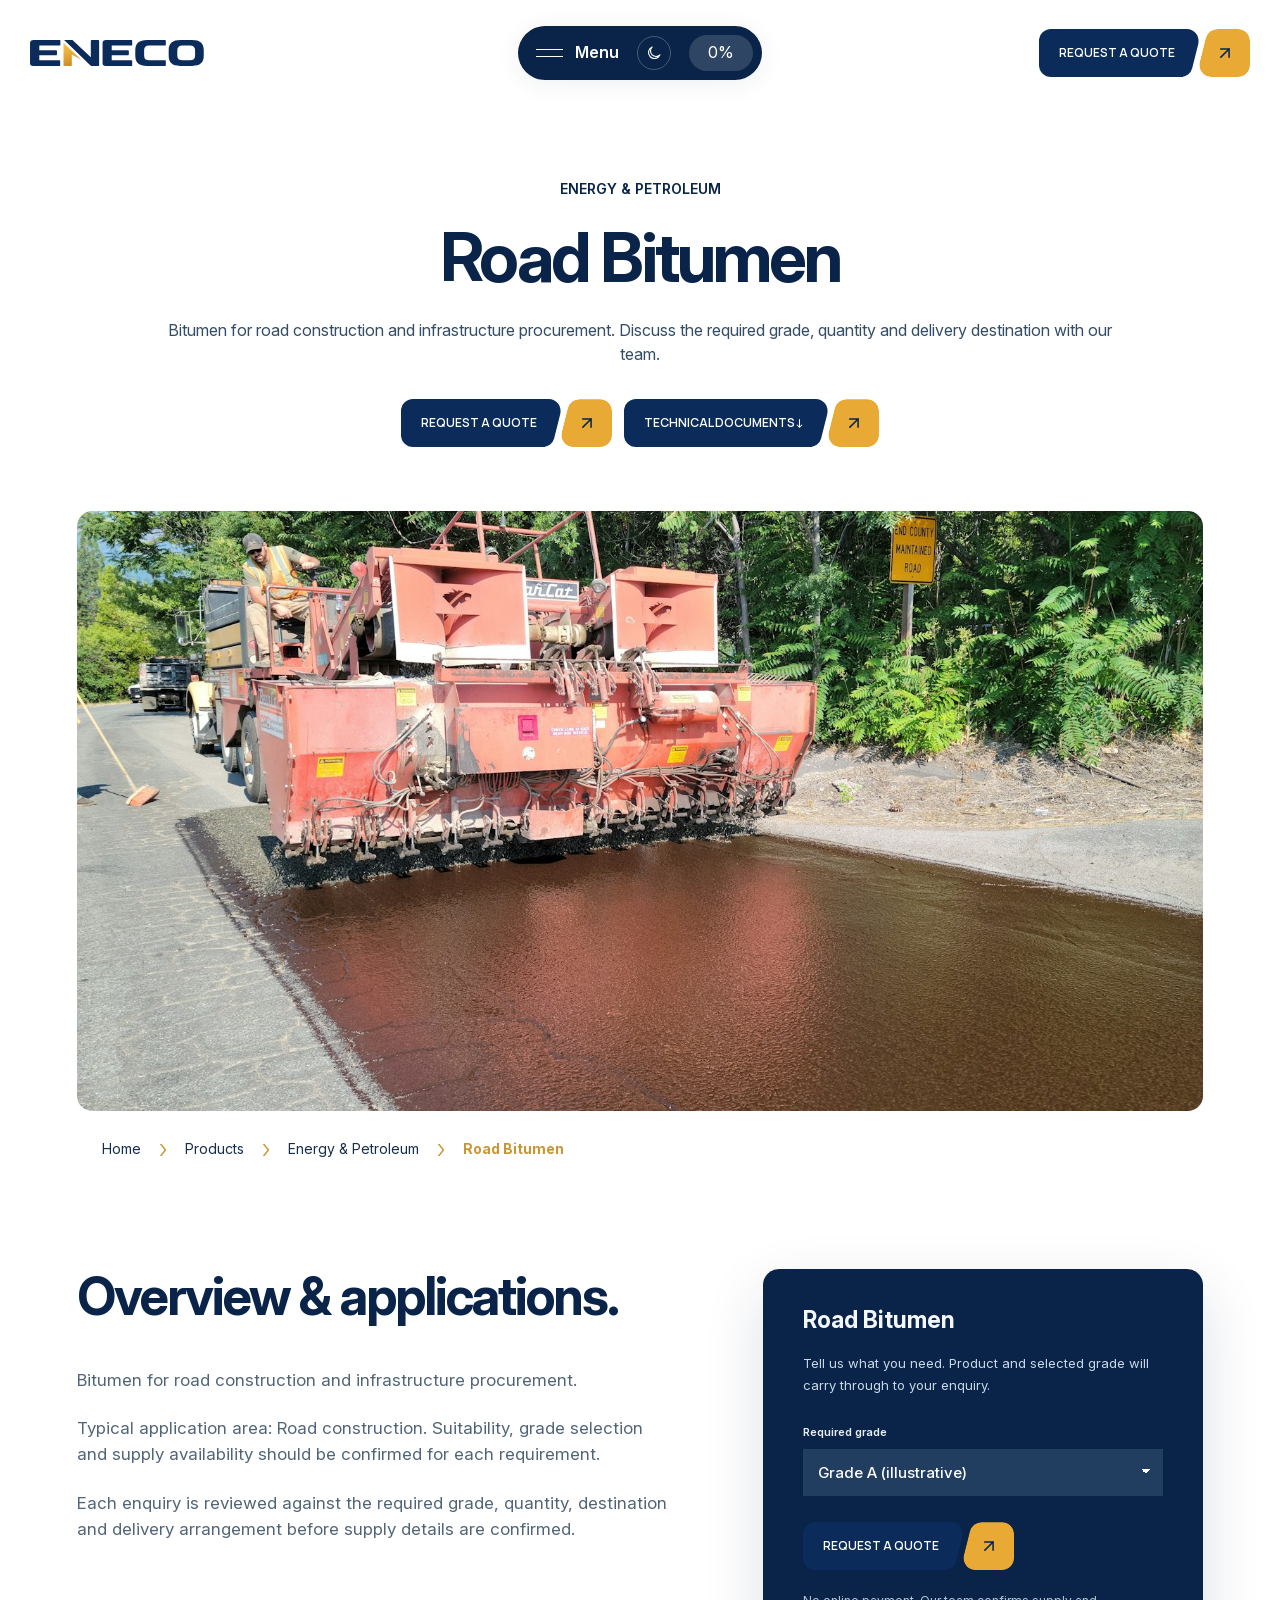
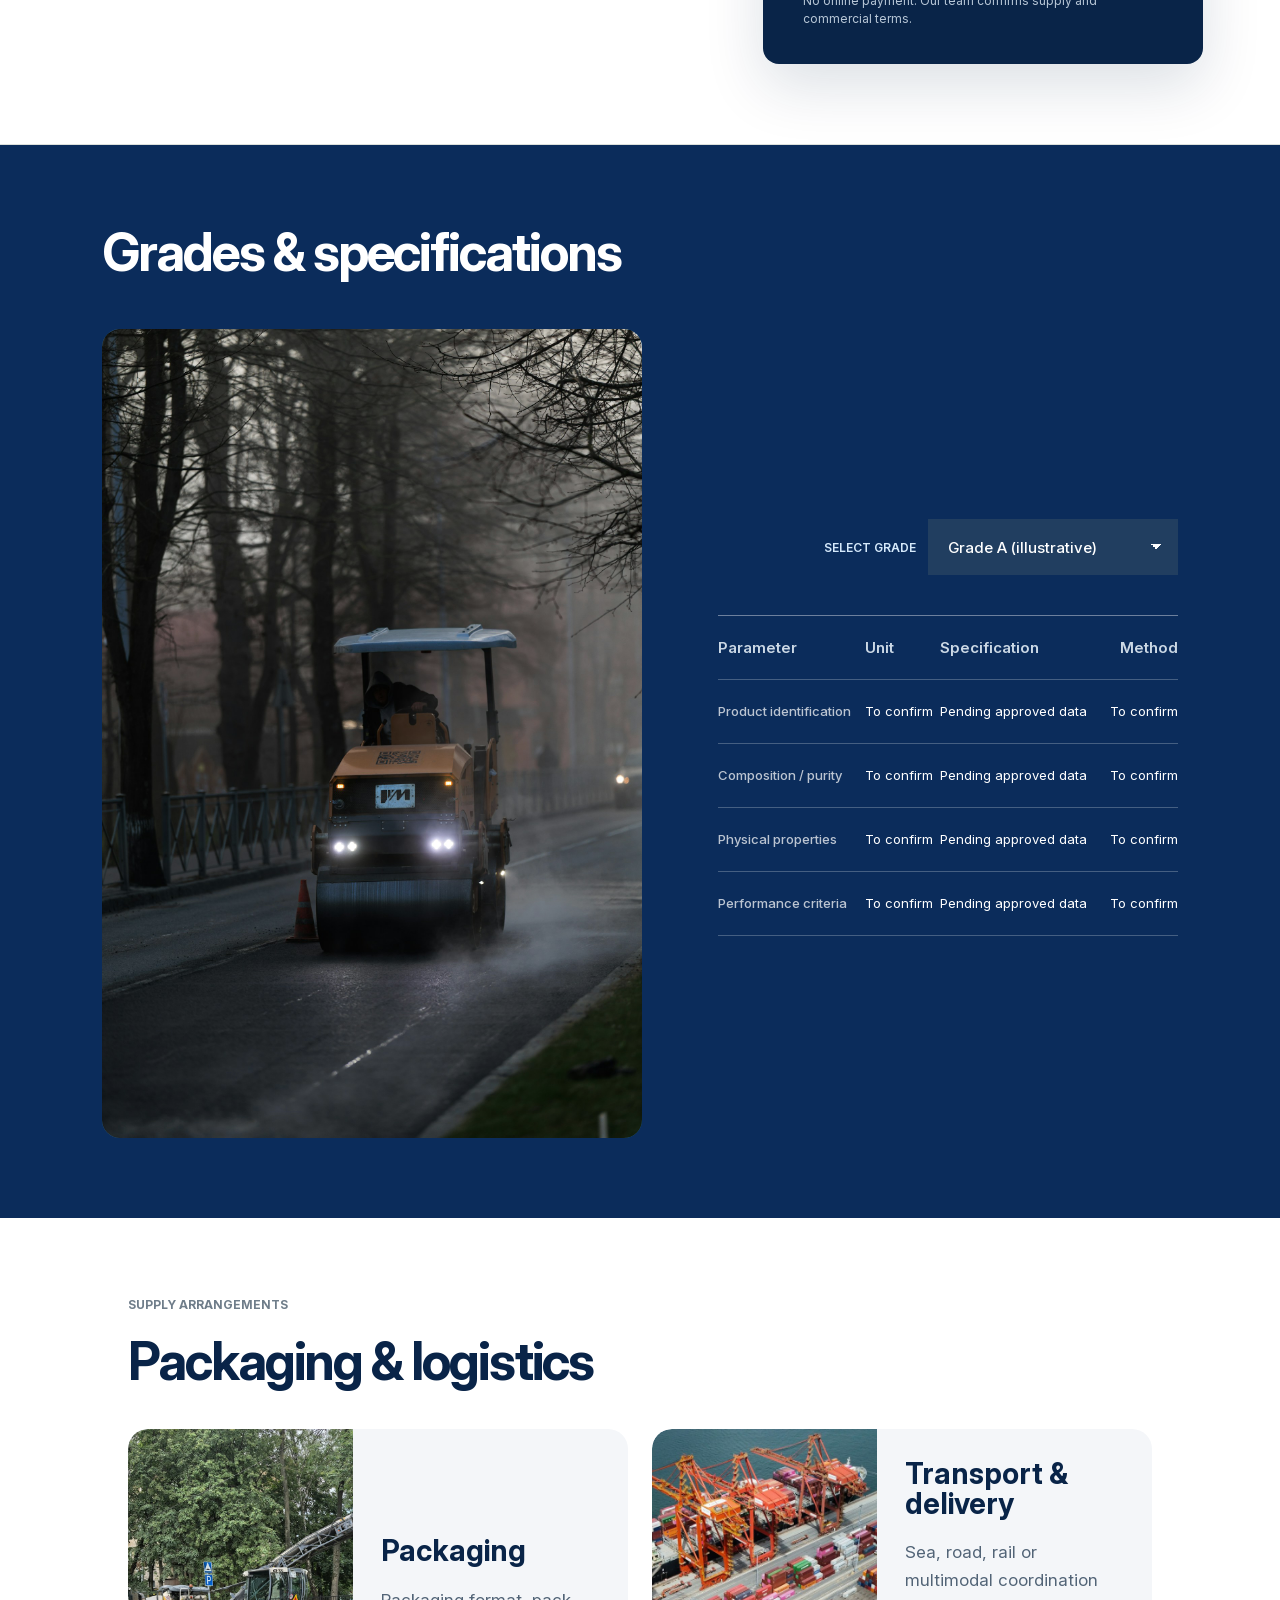
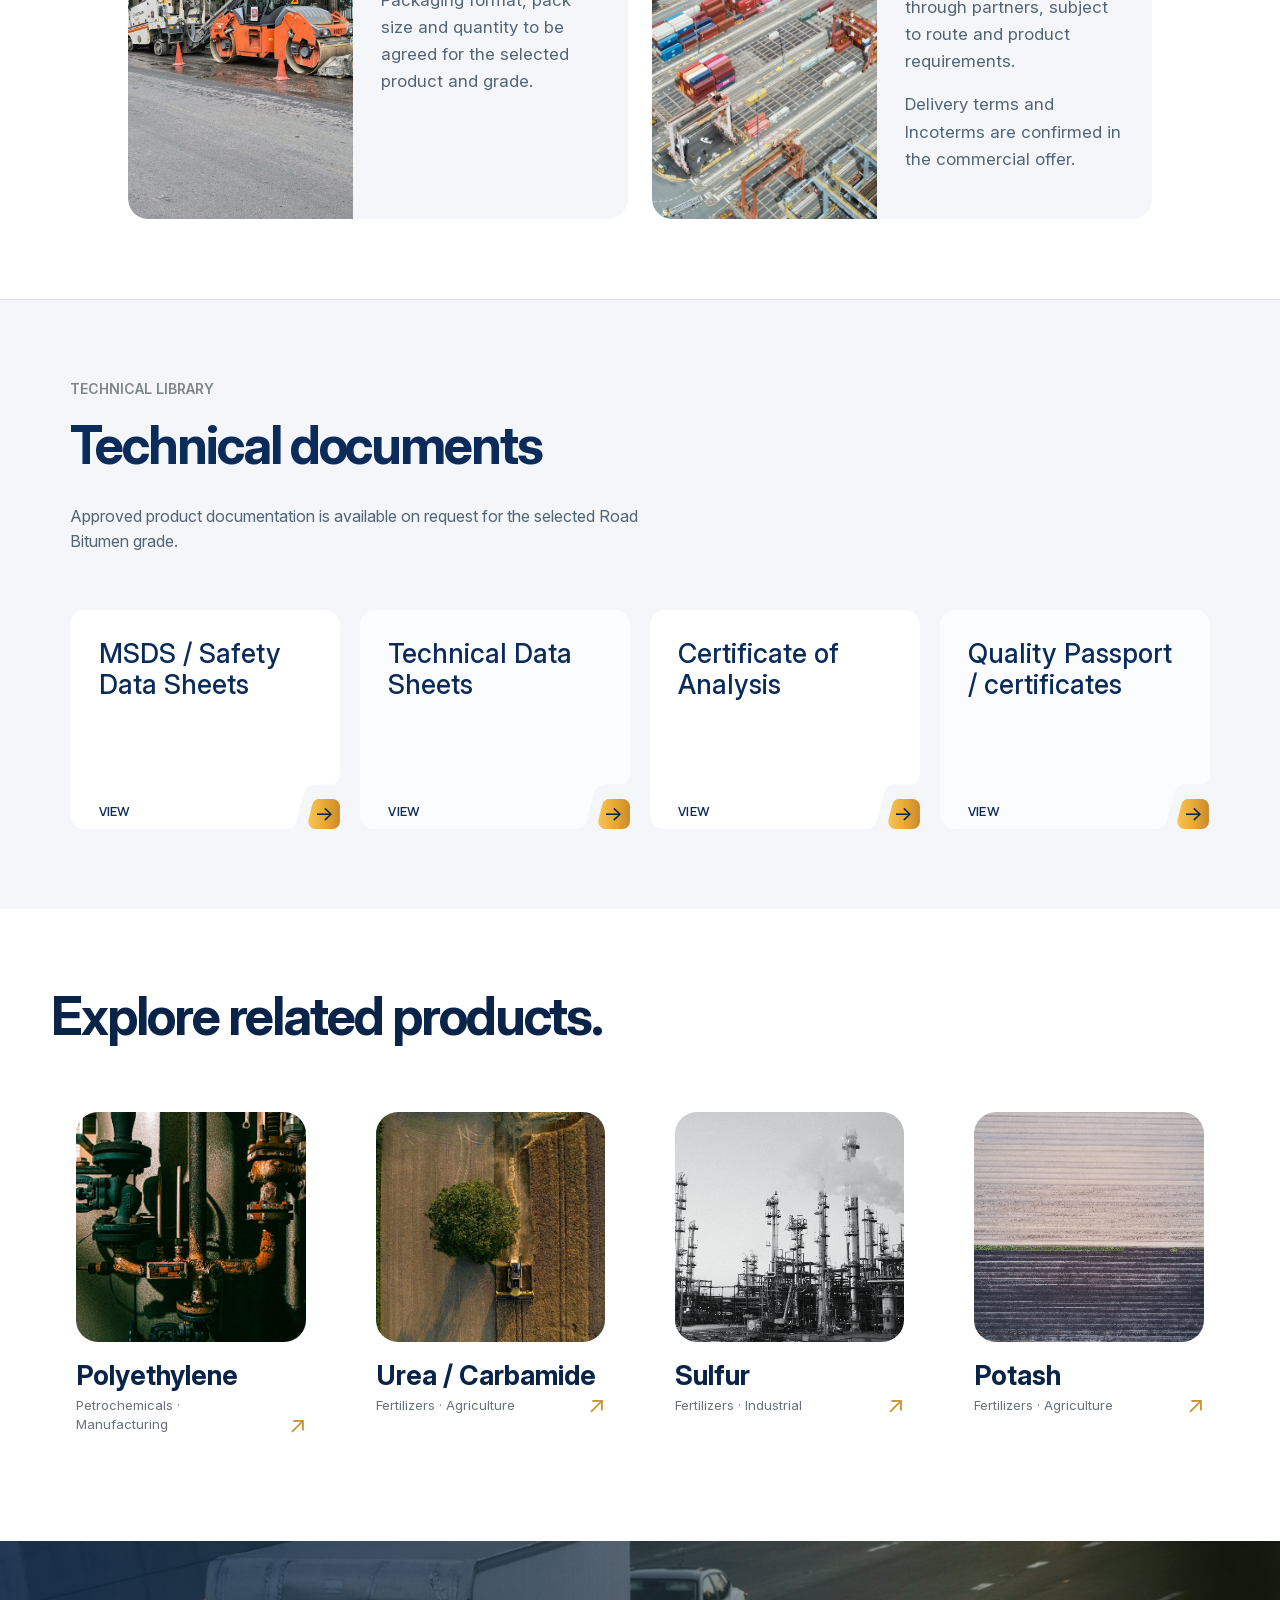
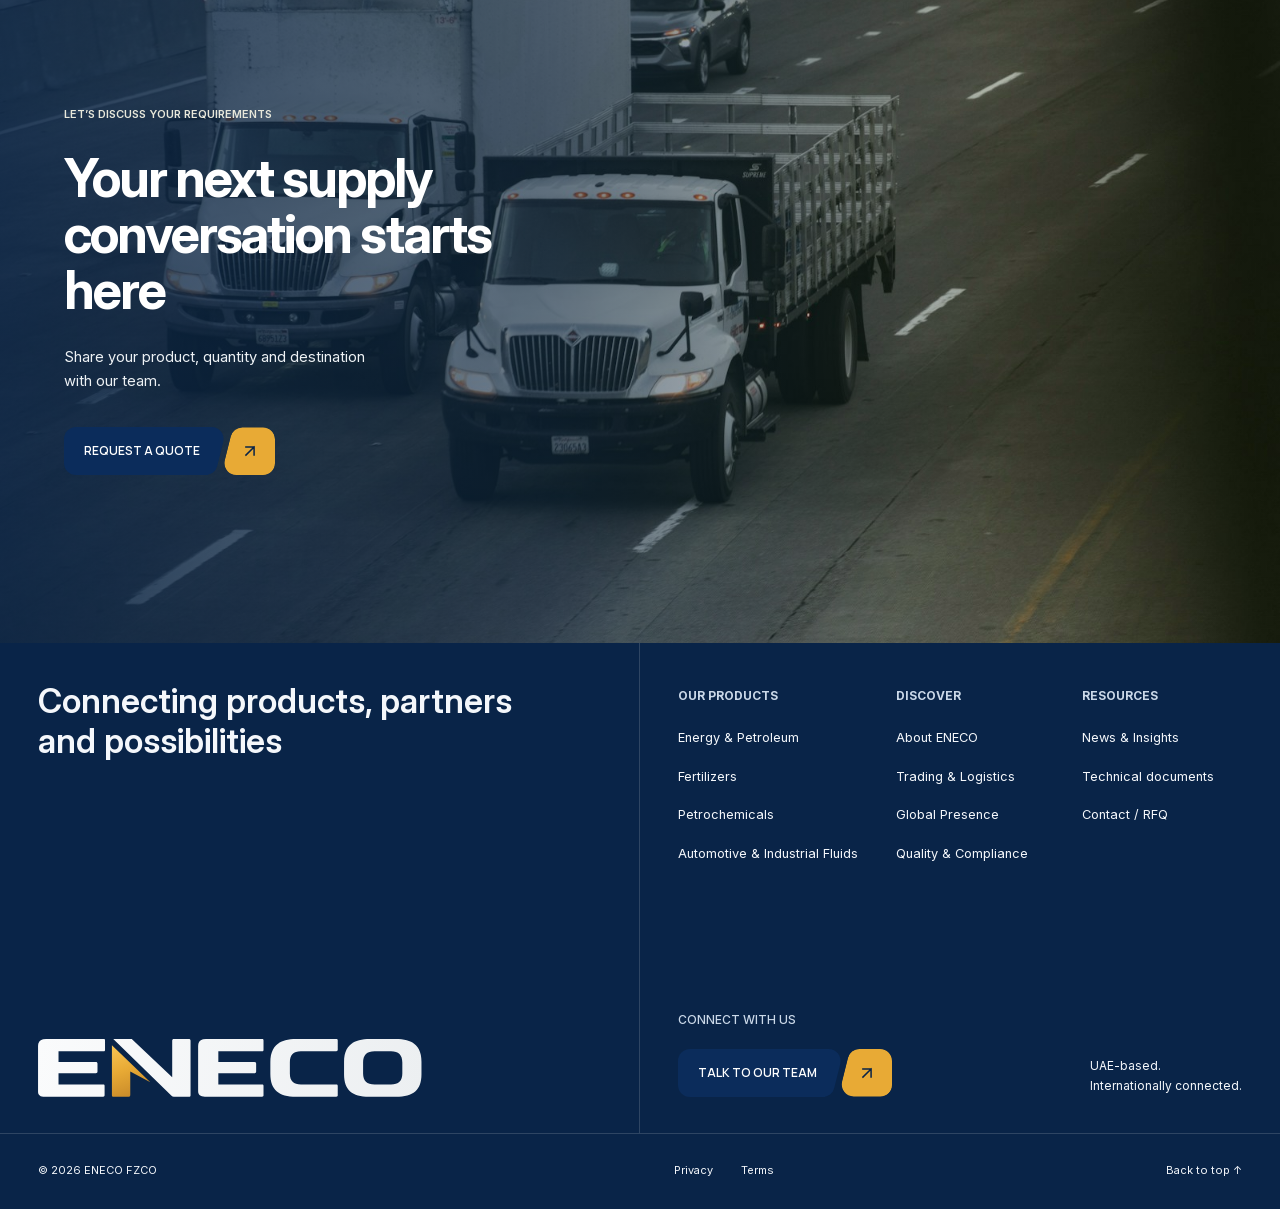
<file: Product Detail.html>
<!doctype html>
<html lang="en">
<head>
  <meta charset="utf-8">
  <meta name="viewport" content="width=device-width, initial-scale=1">
  <meta name="description" content="Road Bitumen for road construction and infrastructure procurement. ENECO product detail.">
  <title>Road Bitumen | ENECO International Trading &amp; Supply</title>
  <link rel="stylesheet" href="styles.css?v=shared-library-cards">
  <link rel="stylesheet" href="ui-consistency.css?v=section-spacing-2">
</head>
<body class="product-detail-page">
  <a class="skip-link" href="#main">Skip to content</a>
  <header class="site-navigation" aria-label="Main navigation">
    <a class="header-wordmark" href="index.html" aria-label="ENECO home"><img src="eneco-wordmark-dark.svg" alt="ENECO"></a>
    <div class="nav-pill"><button class="nav-menu-toggle" type="button" aria-expanded="false" aria-controls="main-navigation-panel"><span class="nav-hamburger" aria-hidden="true"><i></i><i></i></span><span>Menu</span></button><button class="theme-toggle" id="themeBtn" type="button" aria-pressed="false" aria-label="Switch to night lighting"><svg id="themeIcon" viewBox="0 0 24 24" fill="none" stroke="currentColor" stroke-width="1.5" stroke-linecap="round" stroke-linejoin="round" aria-hidden="true"><path d="M20 14.5A8 8 0 1 1 9.5 4a6.5 6.5 0 0 0 10.5 10.5Z"/></svg><span id="themeLabel">Night</span></button><span class="nav-scroll-percent" aria-label="Page scroll progress">0%</span></div>
    <div class="nav-right"><a class="nav-quote eneco-split-button" href="Request%20a%20quote.html#rfq-form">Request a quote<span class="label_corner" aria-hidden="true"></span></a></div>
  </header>
  <nav class="nav-panel" id="main-navigation-panel" aria-label="Page navigation" inert>
    <a href="index.html">Home <span>01 ↗</span></a><a href="About Us.html">About ENECO <span>02 ↗</span></a><a href="Products.html">Products <span>03 ↗</span></a><a href="Trading &amp; Logistics.html">Trading &amp; Logistics <span>04 ↗</span></a><a href="Markets.html">Global presence <span>05 ↗</span></a><a href="Quality%20%26%20Compliance.html">Quality &amp; Compliance <span>06 ↗</span></a><a href="News &amp; Insights.html">News &amp; Insights <span>07 ↗</span></a><a href="Request%20a%20quote.html">Contact ENECO <span>08 ↗</span></a>
  </nav>

  <main id="main">
    <section class="about-hero product-detail-hero" aria-labelledby="page-title">
      <div class="about-hero-copy"><p class="eyebrow">Energy &amp; Petroleum</p><h1 id="page-title">Road Bitumen</h1><p class="hero-lede">Bitumen for road construction and infrastructure procurement. Discuss the required grade, quantity and delivery destination with our team.</p><div class="product-detail-actions"><a class="eneco-split-button" href="Request%20a%20quote.html#rfq-form"><span class="btn_label">Request a quote<span class="label_corner" aria-hidden="true"></span></span><span class="btn_icon" aria-hidden="true">↗</span></a><a class="eneco-split-button" href="#documents"><span class="btn_label">Technical documents<span class="label_corner" aria-hidden="true"></span></span><span class="btn_icon" aria-hidden="true">↓</span></a></div></div><figure class="about-hero-banner"><img src="photos/U6CB5LeQbyA.jpg" alt="Paving machine laying fresh asphalt" loading="eager"></figure>
      <nav class="product-breadcrumb-strip" aria-label="Breadcrumb"><a href="index.html">Home</a><span aria-hidden="true">›</span><a href="Products.html">Products</a><span aria-hidden="true">›</span><a href="Products.html">Energy &amp; Petroleum</a><span aria-hidden="true">›</span><span aria-current="page">Road Bitumen</span></nav>
      <nav class="product-detail-tabs" aria-label="Product sections"><a href="#overview">Overview</a><a href="#specifications">Grades &amp; specifications</a><a href="#delivery">Packaging &amp; logistics</a><a href="#documents">Documents</a></nav>
    </section>

    <section class="product-detail-section product-overview" id="overview" aria-labelledby="overview-heading"><div class="product-overview-main"><div class="product-overview-intro"><figure class="product-overview-image"><img src="trading-ship-aerial.png" alt="Container ship supporting international supply coordination" loading="lazy"></figure><div class="product-overview-copy"><p>Bitumen for road construction and infrastructure procurement.</p><p>Typical application area: Road construction. Suitability, grade selection and supply availability should be confirmed for each requirement.</p></div></div><h2 id="overview-heading">Overview &amp; applications.</h2></div><aside class="overview-enquiry-card" aria-labelledby="overview-enquiry-heading"><h3 id="overview-enquiry-heading">Road Bitumen</h3><p>Tell us what you need. Product and selected grade will carry through to your enquiry.</p><label for="overview-grade">Required grade</label><select id="overview-grade" name="overview-grade"><option>Grade A (illustrative)</option><option>Grade B (illustrative)</option><option>Help me select a grade</option></select><a class="eneco-split-button overview-enquiry-button" data-product-quote href="Request%20a%20quote.html?product=Road%20Bitumen#rfq-form"><span class="btn_label">Request a quote<span class="label_corner" aria-hidden="true"></span></span><span class="btn_icon" aria-hidden="true">↗</span></a><small>No online payment. Our team confirms supply and commercial terms.</small></aside></section>

    <section class="product-detail-section product-specifications" id="specifications" aria-labelledby="specifications-heading"><div class="product-specifications-heading"><h2 id="specifications-heading">Grades &amp; specifications</h2></div><div class="product-specifications-layout"><figure class="product-specifications-image"><img src="photos/e50_Xm7Xzu0.jpg" alt="Road roller compacting asphalt" loading="lazy"></figure><div class="product-specifications-table"><div class="product-specification-controls"><label class="product-select-label" for="spec-grade">Select grade</label><select id="spec-grade" name="spec-grade"><option>Grade A (illustrative)</option><option>Grade B (illustrative)</option></select></div><p class="product-note">Illustrative grade selector. No technical values have been invented; approved specifications will replace these placeholders.</p><div class="spec-table-wrap"><table><caption>Grade A (illustrative) · Specification layout</caption><thead><tr><th>Parameter</th><th>Unit</th><th>Specification</th><th>Method</th></tr></thead><tbody><tr><td>Product identification</td><td>To confirm</td><td>Pending approved data</td><td>To confirm</td></tr><tr><td>Composition / purity</td><td>To confirm</td><td>Pending approved data</td><td>To confirm</td></tr><tr><td>Physical properties</td><td>To confirm</td><td>Pending approved data</td><td>To confirm</td></tr><tr><td>Performance criteria</td><td>To confirm</td><td>Pending approved data</td><td>To confirm</td></tr></tbody></table></div><p class="product-origin">Origin: confirmed per offer and supporting documentation.</p></div></div></section>

    <section class="product-detail-section product-delivery" id="delivery" aria-labelledby="delivery-heading"><div class="product-detail-section-label">Supply arrangements</div><div><h2 id="delivery-heading">Packaging &amp; logistics</h2><div class="delivery-grid"><article><img src="photos/d2KkAn2opOs.jpg" alt="Road construction equipment on wet asphalt" loading="lazy"><div><h3>Packaging</h3><p>Packaging format, pack size and quantity to be agreed for the selected product and grade.</p></div></article><article><img src="photos/A0IOJ34brD0.jpg" alt="Aerial view of a container ship being unloaded" loading="lazy"><div><h3>Transport &amp; delivery</h3><p>Sea, road, rail or multimodal coordination through partners, subject to route and product requirements.</p><p>Delivery terms and Incoterms are confirmed in the commercial offer.</p></div></article></div></div></section>

    <section class="technical-library product-documents" id="documents" aria-labelledby="documents-heading"><div class="technical-library-intro"><p class="eyebrow">TECHNICAL LIBRARY</p><h2 class="section-heading" id="documents-heading">Technical documents</h2><p class="body-large">Approved product documentation is available on request for the selected Road Bitumen grade.</p></div><div class="library-list" role="list"><a href="index.html#discuss-requirements" role="listitem"><span class="library-card-title">MSDS / Safety Data Sheets</span><span class="library-card-meta">ROAD BITUMEN · ENGLISH</span><span class="library-card-arrow" aria-hidden="true">→</span></a><a href="index.html#discuss-requirements" role="listitem"><span class="library-card-title">Technical Data Sheets</span><span class="library-card-meta">ROAD BITUMEN · ENGLISH</span><span class="library-card-arrow" aria-hidden="true">→</span></a><a href="index.html#discuss-requirements" role="listitem"><span class="library-card-title">Certificate of Analysis</span><span class="library-card-meta">ROAD BITUMEN · ENGLISH</span><span class="library-card-arrow" aria-hidden="true">→</span></a><a href="index.html#discuss-requirements" role="listitem"><span class="library-card-title">Quality Passport / certificates</span><span class="library-card-meta">ROAD BITUMEN · ENGLISH</span><span class="library-card-arrow" aria-hidden="true">→</span></a></div></section>

    <section class="product-enquiry" aria-labelledby="enquiry-heading"><div><p class="eyebrow">Your product enquiry</p><h2 id="enquiry-heading">Road Bitumen</h2><p>Tell us what you need. Product and selected grade will carry through to your enquiry.</p></div><div class="product-enquiry-action"><label for="quote-grade">Required grade</label><select id="quote-grade" name="quote-grade"><option>Grade A (illustrative)</option><option>Grade B (illustrative)</option><option>Help me select a grade</option></select><a class="eneco-split-button" data-product-quote href="Request%20a%20quote.html?product=Road%20Bitumen#rfq-form"><span class="btn_label">Request a quote<span class="label_corner" aria-hidden="true"></span></span><span class="btn_icon" aria-hidden="true">↗</span></a><small>No online payment. Our team confirms supply and commercial terms.</small></div></section>

    <section class="related-products" aria-labelledby="related-heading"><div><h2 id="related-heading">Explore related products.</h2></div><div class="related-product-grid"><a class="directory-card" href="Products.html#petrochemicals"><div class="directory-card-media"><img src="photos/6uJTDNz6n0k.jpg" alt="Industrial pipes and valves" loading="lazy"></div><h3>Polyethylene</h3><p>Petrochemicals · Manufacturing</p><span class="product-card-link">Browse products <span>↗</span></span></a><a class="directory-card" href="Products.html"><div class="directory-card-media"><img src="photos/5rKyHGdcKaA.jpg" alt="Aerial view of a tractor in a field" loading="lazy"></div><h3>Urea / Carbamide</h3><p>Fertilizers · Agriculture</p><span class="product-card-link">Discuss supply <span>↗</span></span></a><a class="directory-card" href="Products.html"><div class="directory-card-media"><img src="photos/0w3nOe1j29I.jpg" alt="Industrial refinery under a cloudy sky" loading="lazy"></div><h3>Sulfur</h3><p>Fertilizers · Industrial</p><span class="product-card-link">Discuss supply <span>↗</span></span></a><a class="directory-card" href="Products.html"><div class="directory-card-media"><img src="photos/1nbpbEaNKr8.jpg" alt="Aerial view of farmland and a tractor" loading="lazy"></div><h3>Potash</h3><p>Fertilizers · Agriculture</p><span class="product-card-link">Discuss supply <span>↗</span></span></a></div></section>

    <section class="supply-cta" id="contact" aria-labelledby="cta-heading"><img src="photos/neCb34TcLEg.jpg" alt="Freight trucks driving on a highway" loading="lazy"><div class="supply-cta-content"><p class="supply-cta-eyebrow">Let’s discuss your requirements</p><h2 id="cta-heading">Your next supply conversation starts here</h2><p class="supply-cta-copy">Share your product, quantity and destination with our team.</p><a class="eneco-split-button" href="Request%20a%20quote.html#rfq-form"><span class="btn_label">Request a quote<span class="label_corner" aria-hidden="true"></span></span><span class="btn_icon" aria-hidden="true">↗</span></a></div></section>
  </main>

  <footer class="eneco-footer"><div class="footer-main"><div class="footer-statement"><p>Connecting products, partners and possibilities</p><a class="footer-brand" href="index.html"><img src="eneco-logomark.svg" alt="ENECO" loading="lazy"></a></div><div class="footer-details"><nav class="footer-nav" aria-label="Footer"><div><h3>Our products</h3><ul><li><a href="Products.html">Energy &amp; Petroleum</a></li><li><a href="Products.html">Fertilizers</a></li><li><a href="Products.html">Petrochemicals</a></li><li><a href="Products.html">Automotive &amp; Industrial Fluids</a></li></ul></div><div><h3>Discover</h3><ul><li><a href="About Us.html">About ENECO</a></li><li><a href="Trading%20%26%20Logistics.html">Trading &amp; Logistics</a></li><li><a href="index.html#global-presence">Global Presence</a></li><li><a href="index.html#quality-compliance">Quality &amp; Compliance</a></li></ul></div><div><h3>Resources</h3><ul><li><a href="index.html#news-insights">News &amp; Insights</a></li><li><a href="#documents">Technical documents</a></li><li><a href="Request%20a%20quote.html#rfq-form">Contact / RFQ</a></li></ul></nav><div class="footer-connect"><div><p class="footer-connect-label">Connect with us</p><a class="footer-contact-link eneco-split-button" href="Request%20a%20quote.html#rfq-form">Talk to our team</a></div><p class="footer-location">UAE-based.<br>Internationally connected.</p></div></div></div><div class="footer-bottom"><p>© 2026 ENECO FZCO</p><div class="footer-legal"><a href="index.html">Privacy</a><a href="index.html">Terms</a><a class="footer-top-link" href="#main">Back to top ↑</a></div></div></footer>
  <script src="script.js?v=nav-contrast" defer></script>
</body>
</html>
</file>
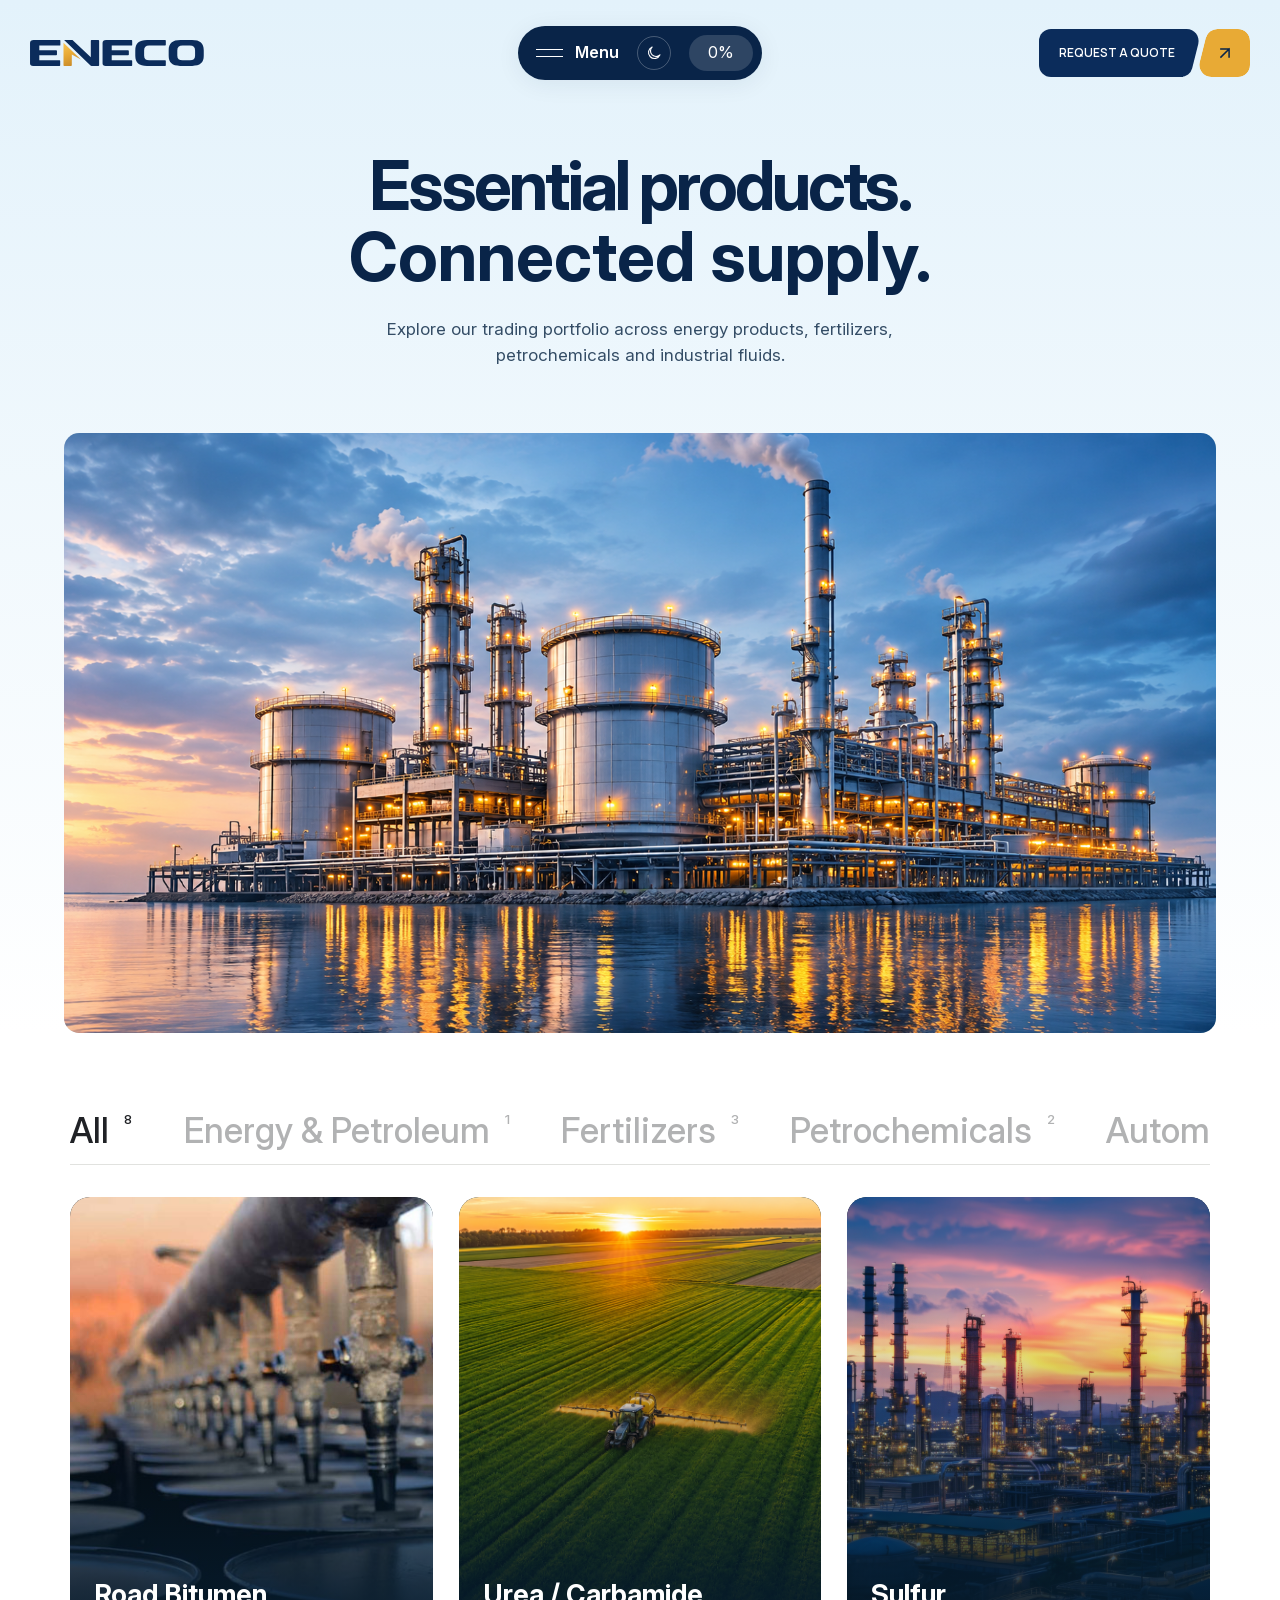
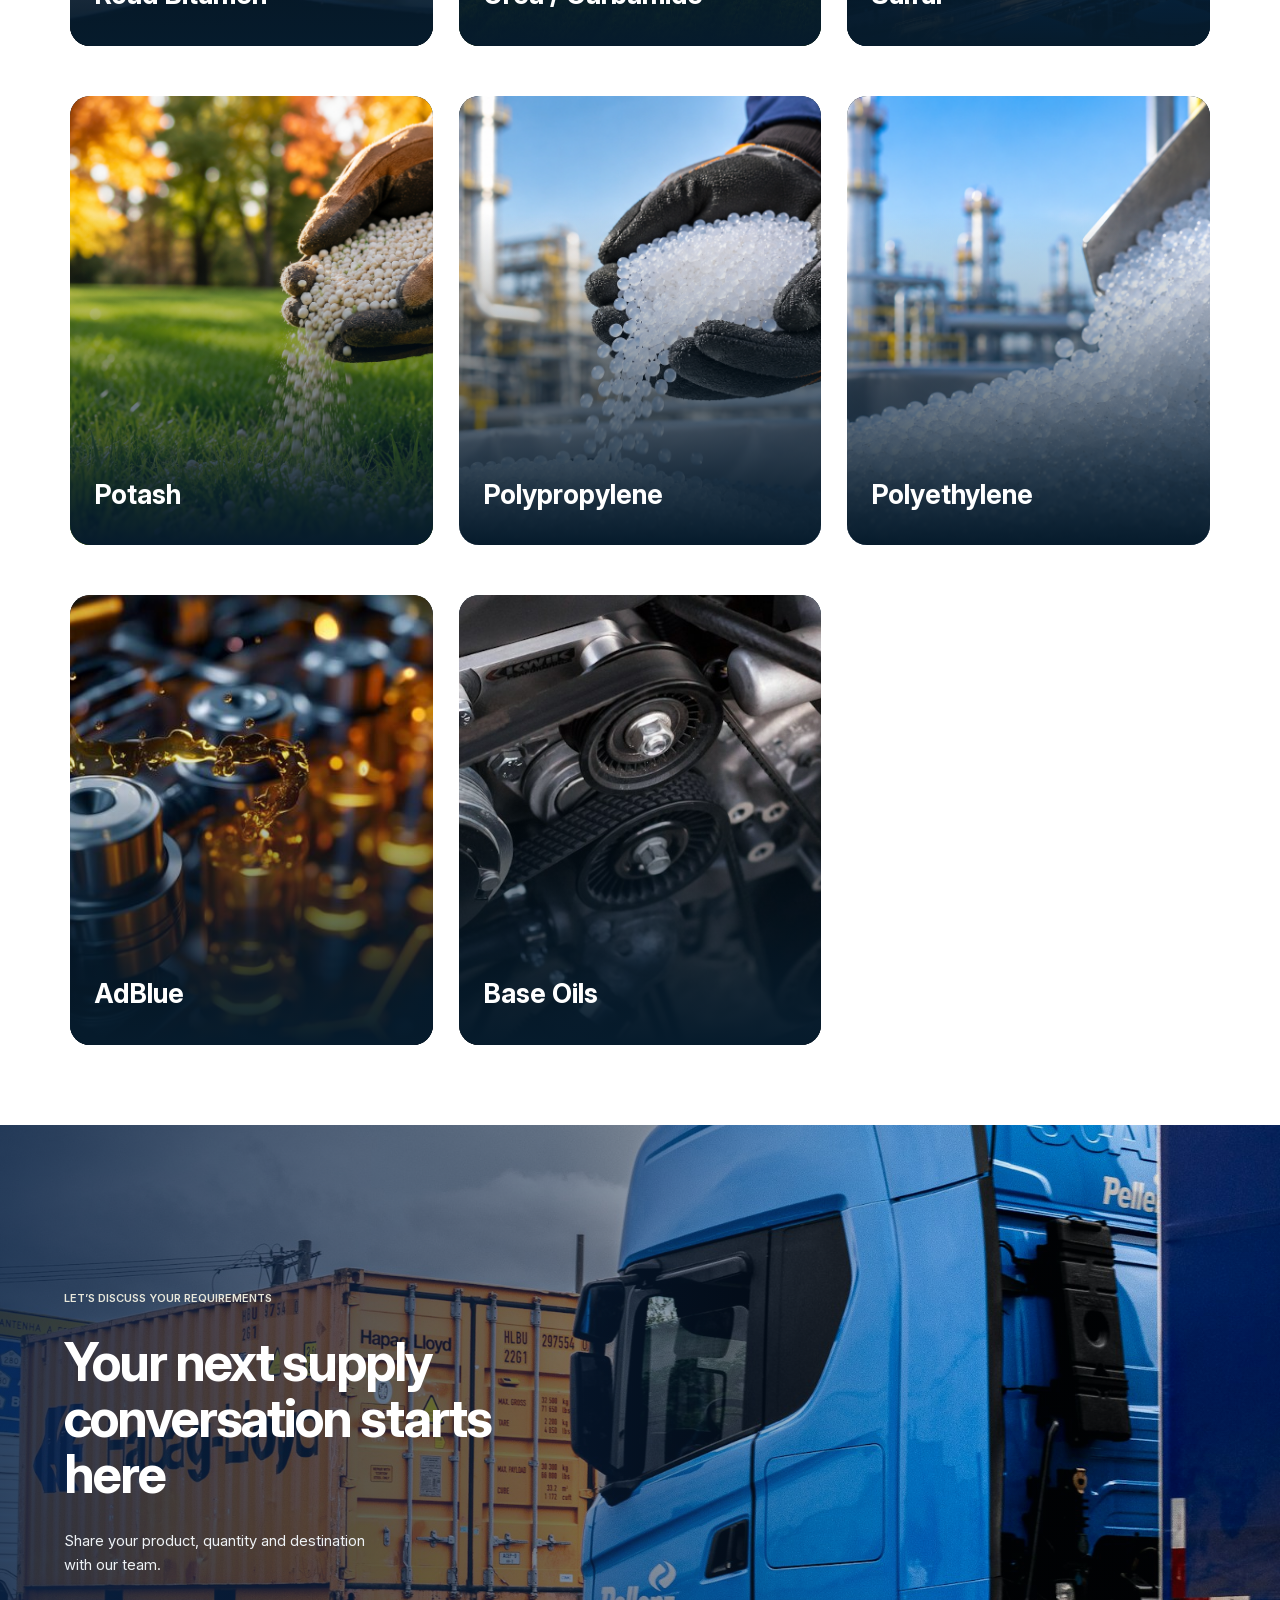
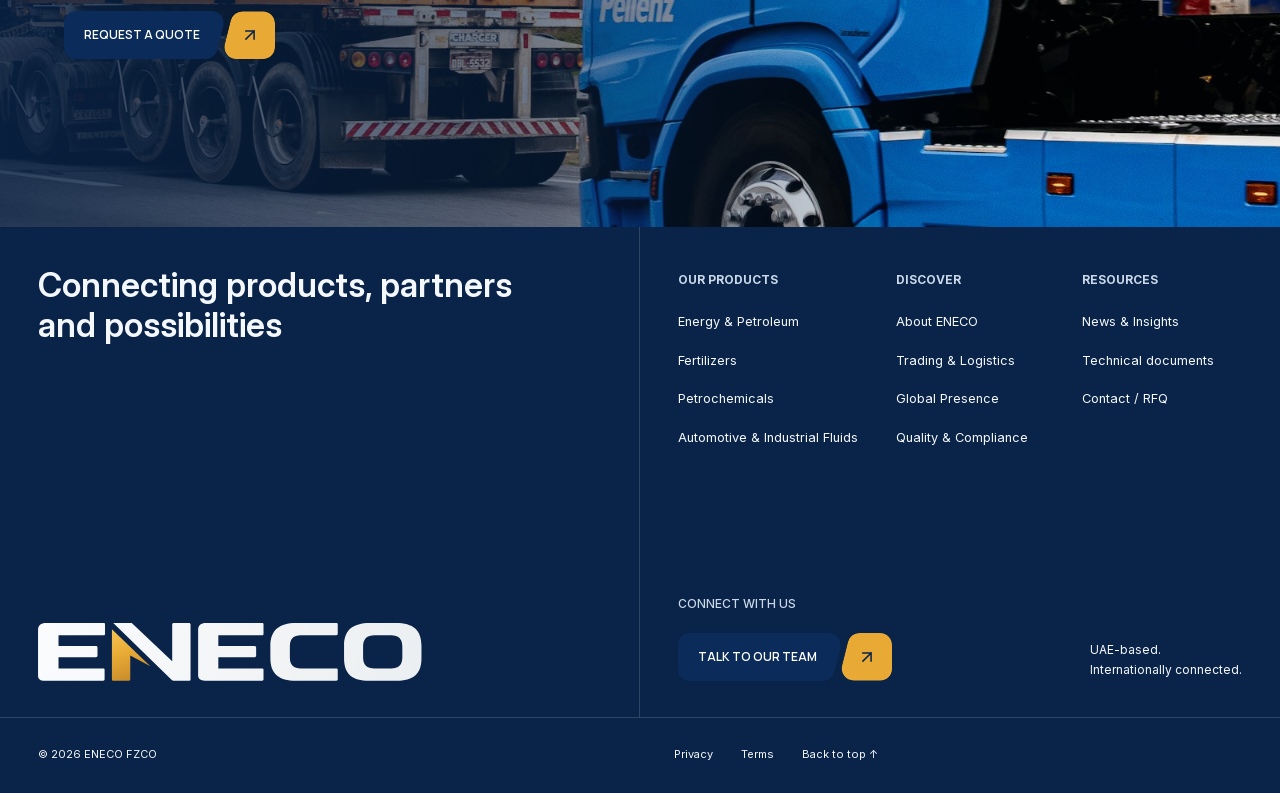
<file: Products.html>
<!doctype html>
<html lang="en">
<head>
  <meta charset="utf-8">
  <meta name="viewport" content="width=device-width, initial-scale=1">
  <meta name="description" content="ENECO product portfolio — energy products, fertilizers, petrochemicals and industrial fluids.">
  <title>Products | ENECO International Trading &amp; Supply</title>
  <link rel="stylesheet" href="styles.css">
  <style>
    .products-hero{padding-bottom:82px}
    .products-hero .about-hero-copy{max-width:820px}
    .products-hero .hero-lede{max-width:620px}
    .products-intro{padding:92px 6vw 74px;background:#f2f3ef}
    .products-intro-head{display:flex;justify-content:space-between;align-items:end;gap:40px;margin-bottom:46px}
    .products-intro-head .section-heading{max-width:10ch}
    .products-intro-head p{max-width:34ch;margin:0;color:#526477}
    .product-category-nav{display:flex;flex-wrap:wrap;gap:10px;border-top:1px solid #d3d7d2;padding-top:22px}
    .product-category-nav a{padding:12px 17px;border:1px solid #c8cdc7;border-radius:24px;text-decoration:none;font:600 13px/1 Manrope,sans-serif;transition:background .2s,color .2s,border-color .2s}
    .product-category-nav a:hover,.product-category-nav a:focus-visible{background:#092448;color:#fff;border-color:#092448}
    .product-catalogue{padding:96px 6vw 110px;background:#fff}
    .product-group{scroll-margin-top:100px}
    .product-group+.product-group{margin-top:88px}
    .product-group-heading{display:grid;grid-template-columns:minmax(0,1fr) minmax(240px, .75fr);gap:40px;align-items:end;margin-bottom:28px}
    .product-group-heading h2{margin:0;font-size:clamp(28px,3.4vw,48px);line-height:1.05}
    .product-group-heading p{margin:0;color:#526477;max-width:34ch}
    .product-grid{display:grid;grid-template-columns:repeat(4,minmax(0,1fr));gap:14px;border-top:1px solid #d3d7d2}
    .product-card{display:flex;flex-direction:column;min-height:360px;background:#f6f5f0;text-decoration:none;overflow:hidden;border:1px solid transparent;transition:transform .3s var(--ease),border-color .3s var(--ease),box-shadow .3s var(--ease)}
    .product-card:hover,.product-card:focus-visible{transform:translateY(-5px);border-color:#c9d1d5;box-shadow:0 18px 35px #09244814}
    .product-card-media{height:168px;overflow:hidden;background:#dce8ed}
    .product-card-media img{width:100%;height:100%;object-fit:cover;transition:transform .6s var(--ease)}
    .product-card:hover .product-card-media img{transform:scale(1.04)}
    .product-card-content{display:flex;flex:1;flex-direction:column;padding:22px 20px 18px}
    .product-card-index{color:#a4a7a9;font-size:12px;font-variant-numeric:tabular-nums}
    .product-card h3{margin:26px 0 11px;font-size:22px;line-height:1.1}
    .product-card p{margin:0;color:#526477;font-size:14px;line-height:1.55}
    .product-card-link{display:flex;justify-content:space-between;align-items:center;margin-top:auto;padding-top:22px;color:#092448;font:600 12px Manrope,sans-serif;text-transform:uppercase}
    .product-card-link span{display:inline-flex;align-items:center;justify-content:center;font:400 22px/1 Inter,Arial,sans-serif;color:#c99635;transition:transform .3s var(--ease)}
    .directory-card:hover .product-card-link span,.directory-card:focus-visible .product-card-link span{transform:translate(3px,-3px)}
    .products-note{margin:42px 0 0;color:#526477;font-size:13px}
    .products-directory{padding:76px 5vw 110px;background:#fff;color:#092448}
    .directory-tabs{display:flex;gap:clamp(26px,4vw,74px);overflow:auto;scrollbar-width:none;white-space:nowrap;border-bottom:1px solid #e1e2df;padding-bottom:16px}
    .directory-tabs::-webkit-scrollbar{display:none}.directory-tabs a{color:#b1b2b3;text-decoration:none;font:500 35px/1 Inter,sans-serif;letter-spacing:-.04em}.directory-tabs a.is-active{color:#202226}.directory-tabs sup{font-size:.38em;vertical-align:top;margin-left:7px;letter-spacing:0}
    .directory-toolbar{display:flex;justify-content:space-between;align-items:center;gap:30px;margin:46px 0 16px}.filter-toggle{display:inline-flex;align-items:center;gap:18px;border:0;border-radius:20px;background:#f8c453;color:#092448;padding:17px 22px;font:600 14px Manrope,sans-serif;cursor:pointer}.filter-toggle svg{width:20px}.filter-toggle span{font-size:12px;margin-left:8px}.view-toggle{display:flex;align-items:center;gap:22px;font:600 12px Manrope,sans-serif;text-transform:uppercase;letter-spacing:.06em;margin-left:auto}.view-toggle button{border:0;background:none;color:#b5b6b7;cursor:pointer;font:inherit}.view-toggle button.is-active{color:#092448}.view-toggle svg{vertical-align:middle;margin-right:8px}
    .product-search{order:1;display:flex;align-items:center;gap:10px;width:min(100%,520px);height:48px;margin:0;transform:translateX(70px);padding:0 16px;border:1px solid #c9dbe8;border-radius:28px;background:#fff;color:#526477}.product-search svg{flex:0 0 18px;width:18px;height:18px}.product-search input{width:100%;border:0;outline:0;background:transparent;color:#092448;font:400 13px Inter,sans-serif}.product-search input::placeholder{color:#a7aaad}
    .directory-layout{display:grid;grid-template-columns:270px minmax(0,1fr);gap:52px}.directory-filters{border-top:1px solid #d6d8d2;padding-top:28px}.directory-filters h3{margin:0 0 26px;color:#96999b;font:500 13px Inter,sans-serif;text-transform:uppercase}.directory-filters label{display:flex;align-items:center;gap:12px;margin:0 0 16px;font-size:15px;line-height:1.2}.directory-filters input{appearance:none;position:relative;flex:0 0 24px;width:24px;height:24px;border:2px solid #0B2C5B;border-radius:6px;background:#fff;cursor:pointer}.directory-filters input:checked{background:#fff}.directory-filters input:checked::after{content:'';position:absolute;left:3px;top:3px;width:14px;height:14px;background:#0B2C5B;border-radius:3px}.directory-results{display:grid;grid-template-columns:repeat(3,minmax(0,1fr));gap:26px}.directory-card{display:flex;flex-direction:column;min-width:0;text-decoration:none;color:#092448}.directory-card-media{position:relative;aspect-ratio:1.08;border-radius:22px;overflow:hidden;background:#ede8e1}.directory-card-media img{width:100%;height:100%;object-fit:cover;transition:transform .6s var(--ease)}.directory-card:hover .directory-card-media img{transform:scale(1.04)}.featured-tag{position:absolute;right:18px;top:18px;border-radius:18px;padding:7px 13px;background:#ff5315;color:#111;font:600 11px Manrope,sans-serif;text-transform:uppercase}.directory-card h3{margin:18px 0 5px;font:600 21px/1.12 Inter,sans-serif}.directory-card p{margin:0;color:#68717a;font-size:13px;line-height:1.5}.directory-card .product-card-link{padding-top:14px}
    .directory-card-media::after{display:none}.directory-card h3{position:relative;padding-right:30px}.directory-card h3::after{content:'↗';position:absolute;right:0;top:50%;color:#c99635;font:400 24px/1 Inter,Arial,sans-serif;transform:translateY(-50%);transition:transform .3s var(--ease)}.directory-card:hover h3::after{transform:translate(3px,calc(-50% - 3px))}.directory-card .product-card-link{display:none}
    .directory-filters[hidden]{display:block}.directory-filters.is-collapsed{visibility:hidden}.directory-results.is-technical .directory-card{border-bottom:1px solid #d6d8d2;padding-bottom:18px}.directory-results.is-technical .directory-card-media{aspect-ratio:2.2;border-radius:8px}.directory-results.is-technical .featured-tag{display:none}
    .directory-filters .filter-heading-secondary{margin-top:34px}.directory-results{row-gap:50px}.view-toggle{order:2}
    @media(max-width:1000px){.products-intro,.product-catalogue{padding-left:28px;padding-right:28px}.product-grid{grid-template-columns:repeat(2,minmax(0,1fr))}.products-directory{padding-left:28px;padding-right:28px}.directory-layout{grid-template-columns:220px minmax(0,1fr);gap:28px}.directory-results{gap:16px}}
    @media(max-width:620px){.products-hero{padding-bottom:60px}.products-intro{padding:65px 22px 58px}.products-intro-head{display:block;margin-bottom:34px}.products-intro-head p{margin-top:22px}.product-catalogue{padding:65px 22px 75px}.product-group+.product-group{margin-top:64px}.product-group-heading{display:block}.product-grid{grid-template-columns:1fr}.product-card{min-height:0}.product-card-media{height:185px}.products-directory{padding:55px 22px 75px}.directory-toolbar{margin-top:32px;flex-wrap:wrap}.view-toggle{order:2;margin-left:auto}.product-search{order:1;width:100%}.directory-layout{display:block}.directory-filters{display:none}.directory-results{grid-template-columns:repeat(2,minmax(0,1fr));gap:18px}.view-toggle{gap:10px}.view-toggle span{display:none}.directory-tabs a{font-size:25px}}
    @media(max-width:430px){.directory-results{grid-template-columns:1fr}.directory-toolbar{align-items:flex-start}.filter-toggle{padding:14px 16px}.directory-card-media{aspect-ratio:1.15}}
    @media(prefers-reduced-motion:reduce){.product-card,.product-card-media img{transition:none}}
    .directory-results { margin-top: 32px; }

    .directory-results .directory-card {
      position: relative;
      display: block;
      isolation: isolate;
      overflow: hidden;
      aspect-ratio: 363 / 450;
      min-height: 310px;
      padding: 0;
      border: 0;
      border-radius: 20px;
      background: #061b2c;
      color: #fff;
    }
    .directory-results .directory-card-media {
      position: absolute;
      inset: 0;
      z-index: -1;
      width: 100%;
      height: 100%;
      border-radius: 0;
    }
    .directory-results .directory-card-media img {
      width: 100%;
      height: 100%;
      object-fit: cover;
    }
    .directory-results .directory-card-media::after {
      content: "";
      display: block;
      position: absolute;
      inset: 0;
      background: linear-gradient(180deg, transparent 26%, #061b2c33 46%, #061b2cdd 87%, #061b2c 100%);
    }
    .directory-card-copy {
      position: absolute;
      z-index: 1;
      inset: auto clamp(16px, 1.9vw, 24px) clamp(22px, 2.8vw, 36px);
    }
    .directory-results .directory-card h3 {
      margin: 0;
      padding: 0;
      color: #fff;
      font-size: clamp(23px, 2.35vw, 36px);
      line-height: 1.1;
      letter-spacing: -.055em;
    }
    .directory-results .directory-card h3::after { content: none; }
    .directory-card-details {
      display: grid;
      grid-template-rows: 0fr;
      opacity: 0;
      transform: translateY(6px);
      transition: grid-template-rows .38s cubic-bezier(.22, 1, .36, 1),
        opacity .25s ease, transform .38s cubic-bezier(.22, 1, .36, 1);
    }
    .directory-card-details > div { min-height: 0; overflow: hidden; }
    .directory-results .directory-card p {
      margin: 16px 0 18px;
      color: #fff;
      line-height: 1.35;
    }
    .directory-results .directory-card .product-card-link {
      display: flex;
      align-items: center;
      justify-content: space-between;
      gap: 12px;
      margin: 0;
      padding-top: 15px;
      border-top: 1px solid #ffffff55;
      color: #fff;
      font-size: 12px;
      text-transform: uppercase;
    }
    .directory-results .product-card-link span { color: inherit; font-size: 24px; }
    .directory-card:is(:hover, :focus-visible) .directory-card-details {
      grid-template-rows: 1fr;
      opacity: 1;
      transform: translateY(0);
    }
    .directory-results .directory-card:focus-visible {
      outline: 3px solid #c99635;
      outline-offset: 4px;
    }
    @media (hover: none) {
      .directory-card .directory-card-details { grid-template-rows: 1fr; opacity: 1; transform: none; }
    }
    @media (prefers-reduced-motion: reduce) {
      .directory-card-details,
      .directory-results .product-card-link span { transition: none; }
    }
  </style>
  <link rel="stylesheet" href="ui-consistency.css?v=section-spacing-2">
</head>
<body class="inner-hero-type">
  <a class="skip-link" href="#main">Skip to content</a>
  <header class="site-navigation" aria-label="Main navigation">
    <a class="header-wordmark" href="index.html" aria-label="ENECO home"><img src="eneco-wordmark-dark.svg" alt="ENECO"></a>
    <div class="nav-pill"><button class="nav-menu-toggle" type="button" aria-expanded="false" aria-controls="main-navigation-panel"><span class="nav-hamburger" aria-hidden="true"><i></i><i></i></span><span>Menu</span></button><button class="theme-toggle" id="themeBtn" type="button" aria-pressed="false" aria-label="Switch to night lighting"><svg viewBox="0 0 24 24" fill="none" stroke="currentColor" stroke-width="1.5" stroke-linecap="round" stroke-linejoin="round" aria-hidden="true"><path d="M20 14.5A8 8 0 1 1 9.5 4a6.5 6.5 0 0 0 10.5 10.5Z"/></svg><span>Night</span></button><span class="nav-scroll-percent" aria-label="Page scroll progress">0%</span></div>
    <div class="nav-right"><a class="nav-quote eneco-split-button" href="Request%20a%20quote.html#rfq-form">Request a quote</a></div>
  </header>
  <nav class="nav-panel" id="main-navigation-panel" aria-label="Page navigation" inert>
    <a href="index.html">Home <span>01 ↗</span></a><a href="About Us.html">About ENECO <span>02 ↗</span></a><a href="Products.html">Products <span>03 ↗</span></a><a href="Trading &amp; Logistics.html">Trading &amp; Logistics <span>04 ↗</span></a><a href="Markets.html">Global presence <span>05 ↗</span></a><a href="Quality%20%26%20Compliance.html">Quality &amp; Compliance <span>06 ↗</span></a><a href="News &amp; Insights.html">News &amp; Insights <span>07 ↗</span></a><a href="Request a quote.html">Contact ENECO <span>08 ↗</span></a>
  </nav>
  <main id="main">
    <section class="about-hero products-hero" aria-labelledby="page-title"><div class="about-hero-copy"><h1 id="page-title">Essential products.<br><span>Connected supply.</span></h1><p class="hero-lede">Explore our trading portfolio across energy products, fertilizers, petrochemicals and industrial fluids.</p></div><figure class="about-hero-banner"><img src="products-refinery-hero.png" alt="Waterfront refinery at dusk" loading="eager"></figure></section>
    <section class="products-directory" aria-labelledby="catalogue-heading">
      <nav class="directory-tabs" aria-label="Product categories"><a class="is-active" href="#all">All <sup>8</sup></a><a id="energy" href="#energy">Energy &amp; Petroleum <sup>1</sup></a><a id="fertilizers" href="#fertilizers">Fertilizers <sup>3</sup></a><a id="petrochemicals" href="#petrochemicals">Petrochemicals <sup>2</sup></a><a id="fluids" href="#fluids">Automotive &amp; Industrial Fluids <sup>2</sup></a></nav>
      <div class="directory-results" id="all">
        <a class="directory-card" data-category="energy" href="Product Detail.html"><div class="directory-card-media"><img src="portfolio-energy-supplied.png" alt="Road bitumen for infrastructure and road construction" loading="lazy"></div><div class="directory-card-copy"><h3>Road Bitumen</h3><div class="directory-card-details"><div><p>Energy &amp; Petroleum · Road construction</p><span class="product-card-link">View product <span>↗</span></span></div></div></div></a>
        <a class="directory-card" data-category="fertilizers" href="index.html#discuss-requirements"><div class="directory-card-media"><img src="portfolio-fertilizers-new.png" alt="Urea for agricultural and industrial requirements" loading="lazy"></div><div class="directory-card-copy"><h3>Urea / Carbamide</h3><div class="directory-card-details"><div><p>Fertilizers · Agriculture</p><span class="product-card-link">Discuss supply <span>↗</span></span></div></div></div></a>
        <a class="directory-card" data-category="fertilizers" href="index.html#discuss-requirements"><div class="directory-card-media"><img src="quality-product-refinery.jpg" alt="Sulfur for fertilizer and industrial supply chains" loading="lazy"></div><div class="directory-card-copy"><h3>Sulfur</h3><div class="directory-card-details"><div><p>Fertilizers · Industrial</p><span class="product-card-link">Discuss supply <span>↗</span></span></div></div></div></a>
        <a class="directory-card" data-category="fertilizers" href="index.html#discuss-requirements"><div class="directory-card-media"><img src="products-potash.png" alt="Gloved hands scattering fertilizer granules on grass" loading="lazy"></div><div class="directory-card-copy"><h3>Potash</h3><div class="directory-card-details"><div><p>Fertilizers · Agriculture</p><span class="product-card-link">Discuss supply <span>↗</span></span></div></div></div></a>
        <a class="directory-card" data-category="petrochemicals" href="index.html#discuss-requirements"><div class="directory-card-media"><img src="products-polypropylene.png" alt="Gloved hands pouring plastic pellets" loading="lazy"></div><div class="directory-card-copy"><h3>Polypropylene</h3><div class="directory-card-details"><div><p>Petrochemicals · Manufacturing</p><span class="product-card-link">Discuss supply <span>↗</span></span></div></div></div></a>
        <a class="directory-card" data-category="petrochemicals" href="index.html#discuss-requirements"><div class="directory-card-media"><img src="products-polyethylene.png" alt="Polyethylene pellets pouring from a chute at a plant" loading="lazy"></div><div class="directory-card-copy"><h3>Polyethylene</h3><div class="directory-card-details"><div><p>Petrochemicals · Manufacturing</p><span class="product-card-link">Discuss supply <span>↗</span></span></div></div></div></a>
        <a class="directory-card" data-category="fluids" href="index.html#discuss-requirements"><div class="directory-card-media"><img src="portfolio-fluids-supplied.png" alt="AdBlue for professional automotive requirements" loading="lazy"></div><div class="directory-card-copy"><h3>AdBlue</h3><div class="directory-card-details"><div><p>Automotive &amp; Industrial Fluids · Automotive</p><span class="product-card-link">Discuss supply <span>↗</span></span></div></div></div></a>
        <a class="directory-card" data-category="fluids" href="index.html#discuss-requirements"><div class="directory-card-media"><img src="portfolio-fluids.jpg" alt="Base oils for lubricant and industrial applications" loading="lazy"></div><div class="directory-card-copy"><h3>Base Oils</h3><div class="directory-card-details"><div><p>Automotive &amp; Industrial Fluids · Industrial</p><span class="product-card-link">Discuss supply <span>↗</span></span></div></div></div></a>
      </div>
    </section>
    <section class="supply-cta" id="contact" aria-labelledby="cta-heading"><img src="photos/BFypIgR6FH8.jpg" alt="Two freight trucks on a highway" loading="lazy"><div class="supply-cta-content"><p class="supply-cta-eyebrow">Let’s discuss your requirements</p><h2 id="cta-heading">Your next supply conversation starts here</h2><p class="supply-cta-copy">Share your product, quantity and destination with our team.</p><a class="eneco-split-button" href="Request%20a%20quote.html#rfq-form">Request a quote</a></div></section>
  </main>
  <footer class="eneco-footer"><div class="footer-main"><div class="footer-statement"><p>Connecting products, partners and possibilities</p><a class="footer-brand" href="index.html"><img src="eneco-logomark.svg" alt="ENECO" loading="lazy"></a></div><div class="footer-details"><nav class="footer-nav" aria-label="Footer"><div><h3>Our products</h3><ul><li><a href="#energy">Energy &amp; Petroleum</a></li><li><a href="#fertilizers">Fertilizers</a></li><li><a href="#petrochemicals">Petrochemicals</a></li><li><a href="#fluids">Automotive &amp; Industrial Fluids</a></li></ul></div><div><h3>Discover</h3><ul><li><a href="About Us.html">About ENECO</a></li><li><a href="journey.html">Trading &amp; Logistics</a></li><li><a href="index.html#global-presence">Global Presence</a></li><li><a href="index.html#quality-compliance">Quality &amp; Compliance</a></li></ul></div><div><h3>Resources</h3><ul><li><a href="index.html#news-insights">News &amp; Insights</a></li><li><a href="index.html#quality-compliance">Technical documents</a></li><li><a href="Request%20a%20quote.html#rfq-form">Contact / RFQ</a></li></ul></div></nav><div class="footer-connect"><div><p class="footer-connect-label">Connect with us</p><a class="footer-contact-link eneco-split-button" href="Request%20a%20quote.html#rfq-form">Talk to our team</a></div><p class="footer-location">UAE-based.<br>Internationally connected.</p></div></div></div><div class="footer-bottom"><p>© 2026 ENECO FZCO</p><div class="footer-legal"><a href="index.html">Privacy</a><a href="index.html">Terms</a><a href="#main">Back to top ↑</a></div></div></footer>
  <script src="script.js?v=link-audit" defer></script>
</body>
</html>
</file>
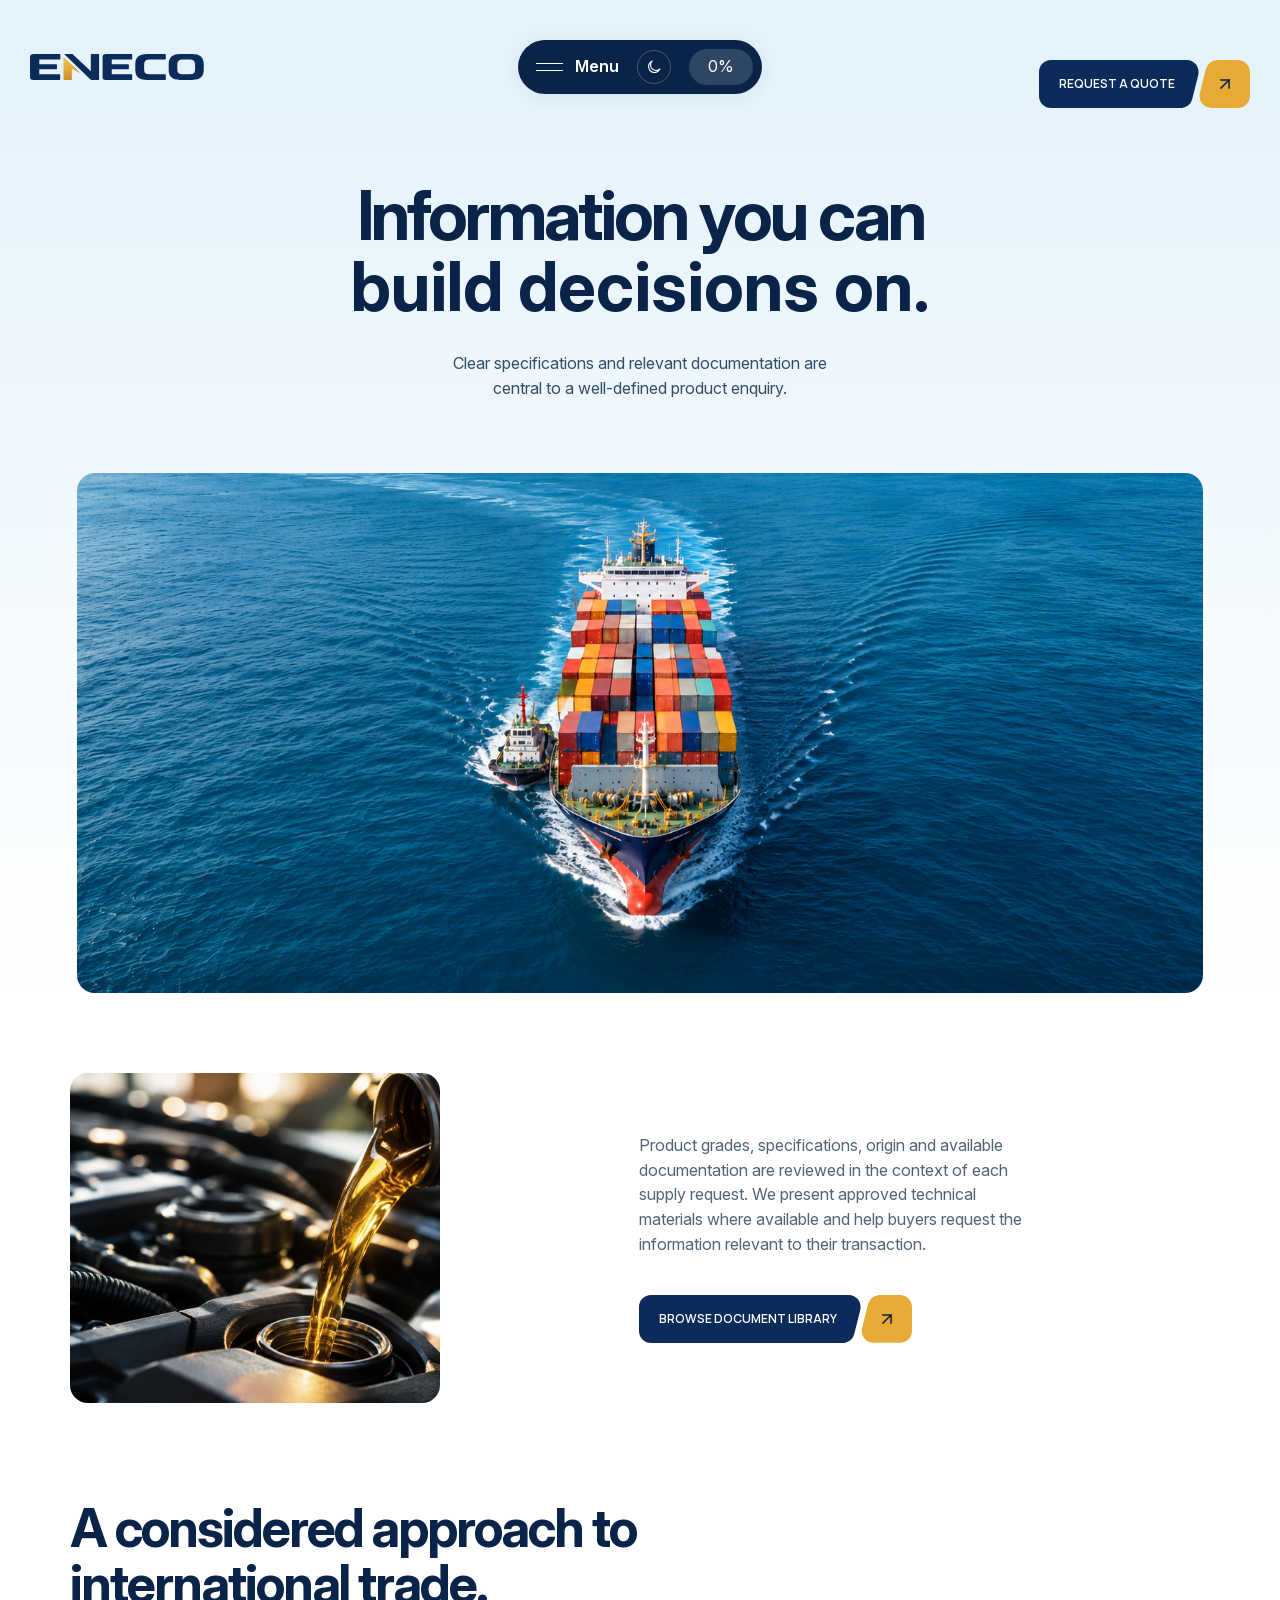
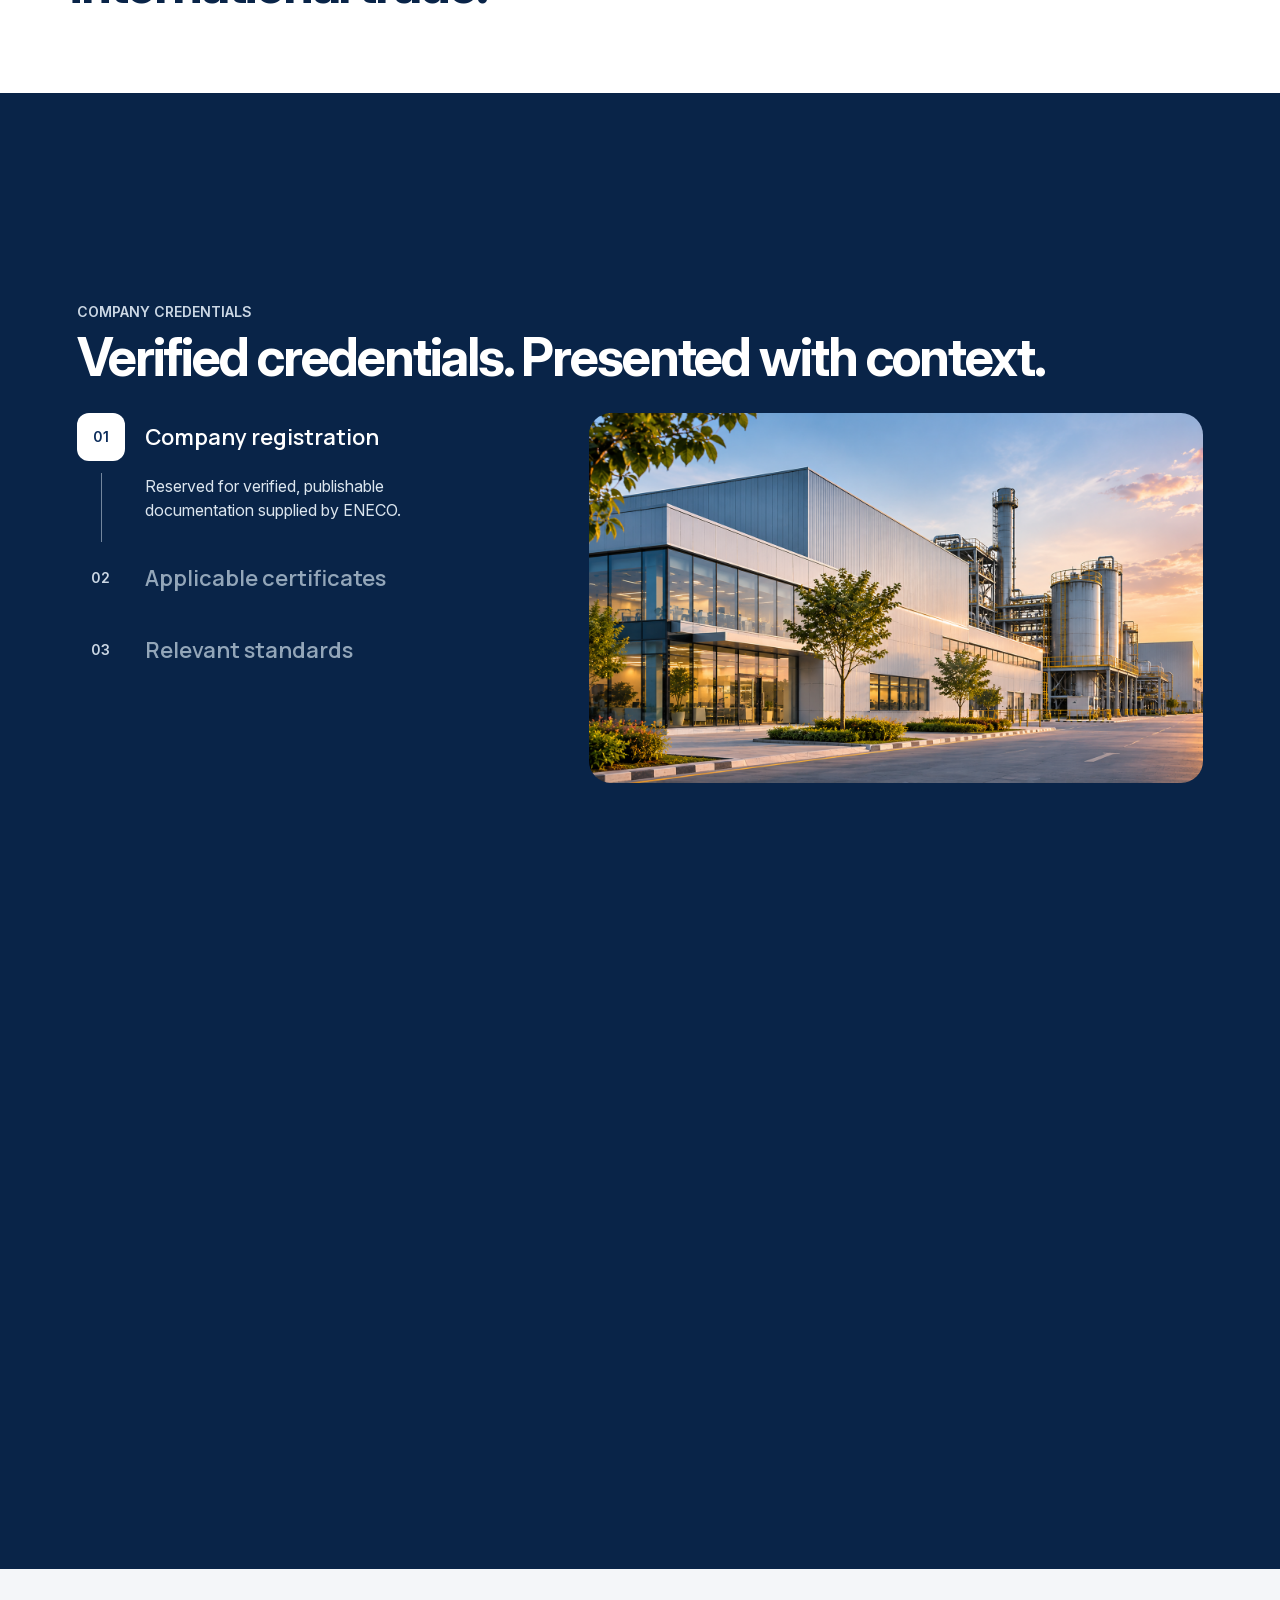
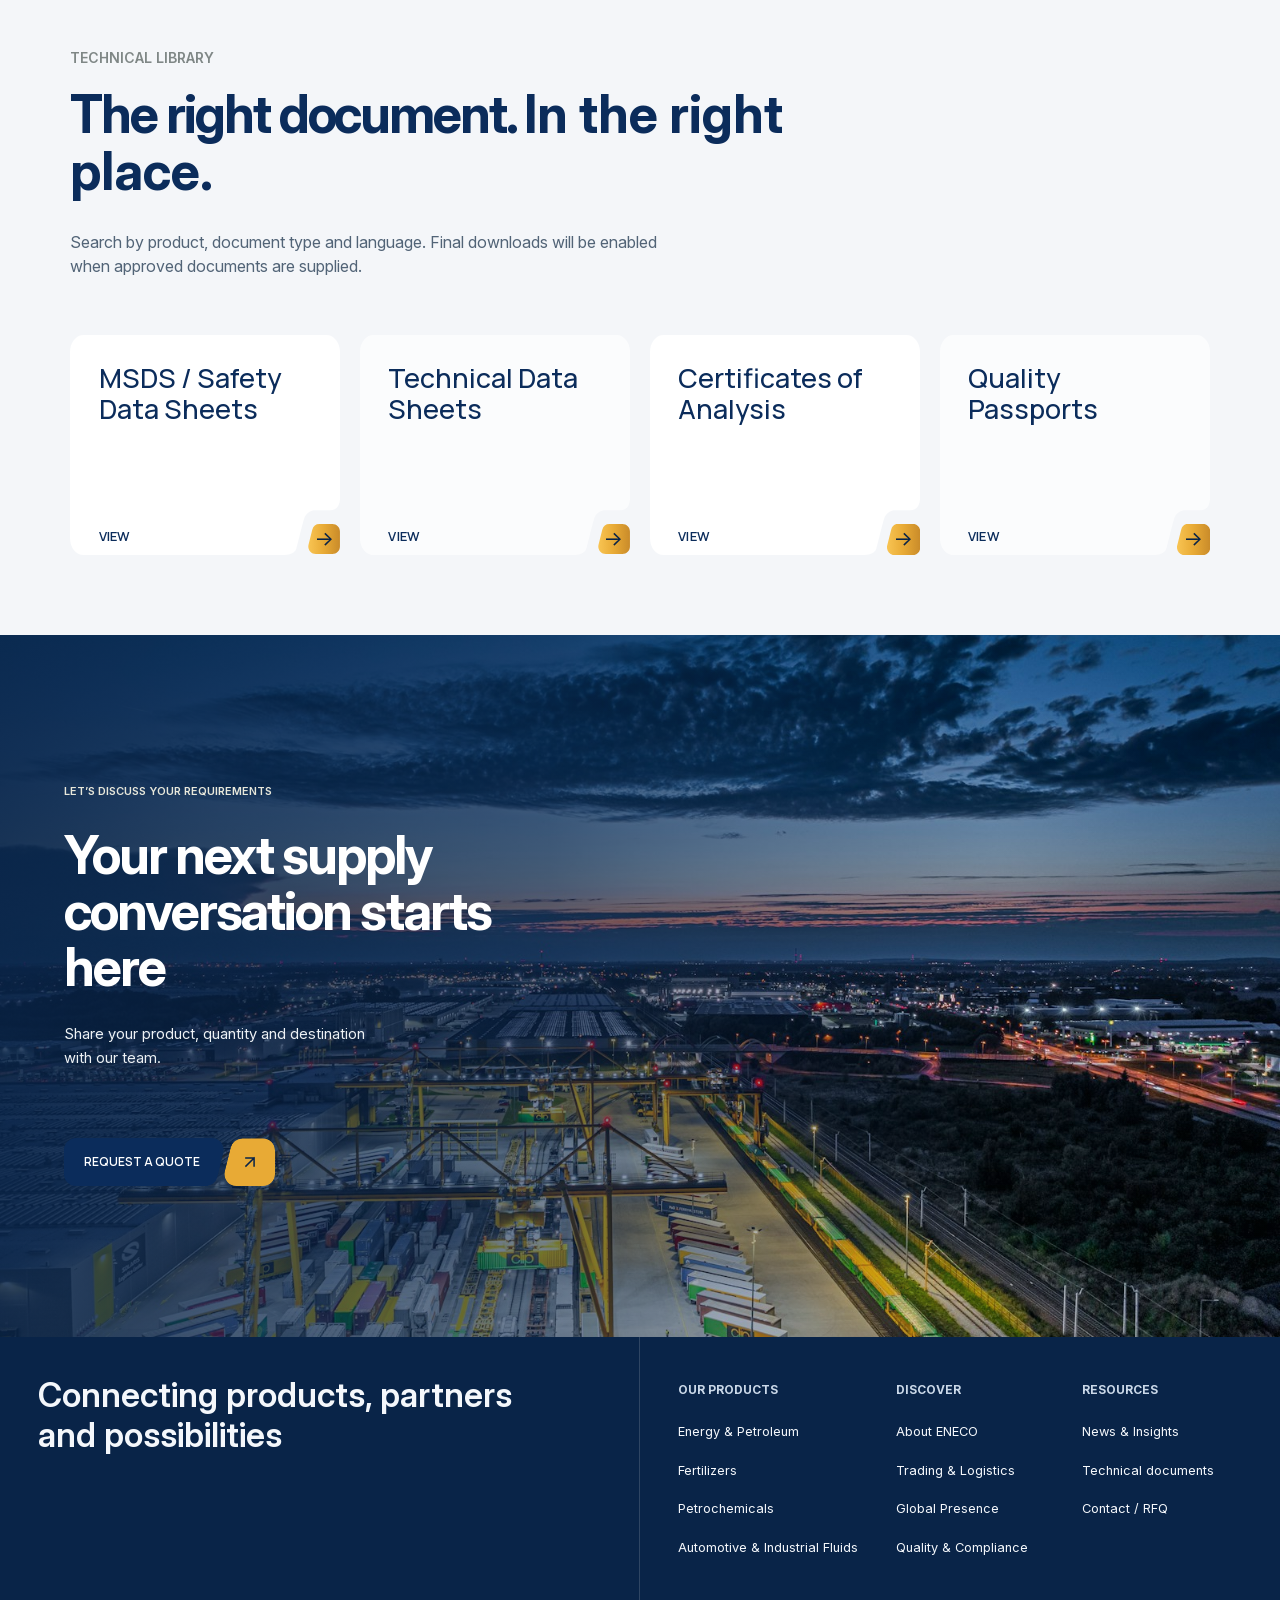
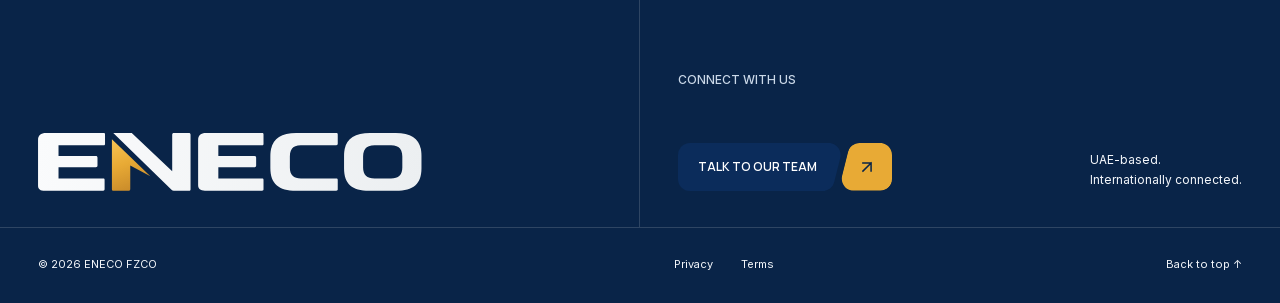
<file: Quality & Compliance.html>
<!doctype html>
<html lang="en">
<head>
  <meta charset="utf-8">
  <meta name="viewport" content="width=device-width, initial-scale=1">
  <meta name="description" content="ENECO Quality & Compliance — clear specifications and relevant documentation for well-defined product enquiries.">
  <title>Quality &amp; Compliance | ENECO</title>
  <link rel="stylesheet" href="styles.css?v=library-arrow">
  <link rel="stylesheet" href="ui-consistency.css?v=section-spacing-2">
</head>
<body class="quality-page">
  <a class="skip-link" href="#main">Skip to content</a>
  <header class="site-navigation" aria-label="Main navigation">
    <a class="header-wordmark" href="index.html" aria-label="ENECO home"><img src="eneco-wordmark-dark.svg" alt="ENECO"></a>
    <div class="nav-pill"><button class="nav-menu-toggle" type="button" aria-expanded="false" aria-controls="main-navigation-panel"><span class="nav-hamburger" aria-hidden="true"><i></i><i></i></span><span>Menu</span></button><button class="theme-toggle" id="themeBtn" type="button" aria-pressed="false" aria-label="Switch to night lighting"><svg id="themeIcon" viewBox="0 0 24 24" fill="none" stroke="currentColor" stroke-width="1.5" stroke-linecap="round" stroke-linejoin="round" aria-hidden="true"><path d="M20 14.5A8 8 0 1 1 9.5 4a6.5 6.5 0 0 0 10.5 10.5Z"/></svg><span id="themeLabel">Night</span></button><span class="nav-scroll-percent" aria-label="Page scroll progress">0%</span></div>
    <div class="nav-right"><a class="nav-quote eneco-split-button" href="Request%20a%20quote.html"><span class="btn_label">Request a quote</span><span class="btn_icon" aria-hidden="true">↗</span></a></div>
  </header>
  <nav class="nav-panel" id="main-navigation-panel" aria-label="Page navigation" inert>
    <a href="index.html">Home <span>01 ↗</span></a><a href="About Us.html">About ENECO <span>02 ↗</span></a><a href="Products.html">Products <span>03 ↗</span></a><a href="Trading &amp; Logistics.html">Trading &amp; Logistics <span>04 ↗</span></a><a href="Markets.html">Global presence <span>05 ↗</span></a><a href="Quality%20%26%20Compliance.html">Quality &amp; Compliance <span>06 ↗</span></a><a href="News &amp; Insights.html">News &amp; Insights <span>07 ↗</span></a><a href="Request%20a%20quote.html">Contact ENECO <span>08 ↗</span></a>
  </nav>

  <main id="main">
    <section class="about-hero quality-hero" aria-labelledby="page-title"><div class="about-hero-copy"><p class="eyebrow">QUALITY &amp; COMPLIANCE</p><h1 id="page-title">Information you can<br><span>build decisions on.</span></h1><p class="hero-lede">Clear specifications and relevant documentation are central to a well-defined product enquiry.</p></div><figure class="about-hero-banner"><img src="compliance-hero.png" alt="Container ship and tugboat sailing through blue water" loading="eager"></figure></section>

    <section class="quality-approach" aria-labelledby="approach-title"><div class="quality-approach-top"><figure class="quality-feature-image"><img src="compliance-overview.png" alt="Motor oil being poured into an engine" loading="lazy"><figcaption>AUTOMOTIVE &amp; INDUSTRIAL FLUIDS</figcaption></figure><div class="quality-copy"><p class="eyebrow">OUR APPROACH</p><p class="body-large">Product grades, specifications, origin and available documentation are reviewed in the context of each supply request. We present approved technical materials where available and help buyers request the information relevant to their transaction.</p><a class="eneco-split-button" href="#technical-library"><span class="btn_label">Browse document library</span><span class="btn_icon" aria-hidden="true">↗</span></a></div></div><h2 class="quality-approach-statement" id="approach-title">A considered approach to<br>international trade.</h2></section>

    <section class="credentials-track" aria-labelledby="credentials-title"><div class="quality-credentials"><div class="credentials-selector"><p class="eyebrow">COMPANY CREDENTIALS</p><h2 class="credentials-heading" id="credentials-title">Verified credentials. Presented with context.</h2><div class="credentials-options" role="group" aria-label="Credential steps"><button class="is-active" type="button" aria-pressed="true"><span class="credential-step-number">01</span><strong>Company registration</strong><p>Reserved for verified, publishable documentation supplied by ENECO.</p></button><button type="button" aria-pressed="false"><span class="credential-step-number">02</span><strong>Applicable certificates</strong><p>Certificate availability is confirmed for each product and enquiry.</p></button><button type="button" aria-pressed="false"><span class="credential-step-number">03</span><strong>Relevant standards</strong><p>Relevant standards are reviewed against the product requirements.</p></button></div></div><figure class="credentials-image">
        <img class="is-active" src="compliance-registration.png" alt="Industrial facility exterior at sunset" loading="lazy">
        <img src="compliance-certificate.png" alt="Illustrative registration document on a clipboard" loading="lazy" aria-hidden="true">
        <img src="compliance-standards.png" alt="Container ship docked beside port cranes at sunset" loading="lazy" aria-hidden="true">
      </figure></div></section>

    <section class="technical-library" id="technical-library" aria-labelledby="library-title"><div class="technical-library-intro"><p class="eyebrow">TECHNICAL LIBRARY</p><h2 class="section-heading" id="library-title">The right document. <span>In the right place.</span></h2><p class="body-large">Search by product, document type and language. Final downloads will be enabled when approved documents are supplied.</p><a class="eneco-split-button" href="Request%20a%20quote.html"><span class="btn_label">View library</span><span class="btn_icon" aria-hidden="true">↗</span></a></div><div class="library-list" role="list"><a href="Request%20a%20quote.html" role="listitem"><span class="library-card-title">MSDS / Safety Data Sheets</span><span class="library-card-meta">DOCUMENTATION</span><span class="library-card-arrow" aria-hidden="true">→</span></a><a href="Request%20a%20quote.html" role="listitem"><span class="library-card-title">Technical Data Sheets</span><span class="library-card-meta">TECHNICAL DATA</span><span class="library-card-arrow" aria-hidden="true">→</span></a><a href="Request%20a%20quote.html" role="listitem"><span class="library-card-title">Certificates of Analysis</span><span class="library-card-meta">QUALITY REVIEW</span><span class="library-card-arrow" aria-hidden="true">→</span></a><a href="Request%20a%20quote.html" role="listitem"><span class="library-card-title">Quality Passports</span><span class="library-card-meta">QUALITY DOCUMENTS</span><span class="library-card-arrow" aria-hidden="true">→</span></a></div></section>

    <section class="supply-cta" id="contact" aria-labelledby="cta-heading"><img src="photos/BQSsGu0he24.jpg" alt="Shipping port with cranes at dusk" loading="lazy"><div class="supply-cta-content"><p class="supply-cta-eyebrow">Let’s discuss your requirements</p><h2 id="cta-heading">Your next supply conversation starts here</h2><p class="supply-cta-copy">Share your product, quantity and destination with our team.</p><a class="eneco-split-button" href="Request%20a%20quote.html"><span class="btn_label">Request a quote</span><span class="btn_icon" aria-hidden="true">↗</span></a></div></section>
  </main>

  <footer class="eneco-footer"><div class="footer-main"><div class="footer-statement"><p>Connecting products, partners and possibilities</p><a class="footer-brand" href="index.html"><img src="eneco-logomark.svg" alt="ENECO" loading="lazy"></a></div><div class="footer-details"><nav class="footer-nav" aria-label="Footer"><div><h3>Our products</h3><ul><li><a href="Products.html#energy">Energy &amp; Petroleum</a></li><li><a href="Products.html#fertilizers">Fertilizers</a></li><li><a href="Products.html#petrochemicals">Petrochemicals</a></li><li><a href="Products.html#fluids">Automotive &amp; Industrial Fluids</a></li></ul></div><div><h3>Discover</h3><ul><li><a href="About Us.html">About ENECO</a></li><li><a href="Trading%20%26%20Logistics.html">Trading &amp; Logistics</a></li><li><a href="Markets.html">Global Presence</a></li><li><a href="Quality%20%26%20Compliance.html">Quality &amp; Compliance</a></li></ul></div><div><h3>Resources</h3><ul><li><a href="News%20%26%20Insights.html">News &amp; Insights</a></li><li><a href="#technical-library">Technical documents</a></li><li><a href="Request%20a%20quote.html">Contact / RFQ</a></li></ul></div></nav><div class="footer-connect"><div><p class="footer-connect-label">Connect with us</p><a class="footer-contact-link eneco-split-button" href="Request%20a%20quote.html"><span class="btn_label">Talk to our team</span><span class="btn_icon" aria-hidden="true">↗</span></a></div><p class="footer-location">UAE-based.<br>Internationally connected.</p></div></div></div><div class="footer-bottom"><p>© 2026 ENECO FZCO</p><div class="footer-legal"><a href="index.html">Privacy</a><a href="index.html">Terms</a><a class="footer-top-link" href="#main">Back to top ↑</a></div></div></footer>
  <script src="script.js?v=nav-contrast" defer></script>
  <script src="credentials-scroll.js?v=3" defer></script>
</body>
</html>
</file>
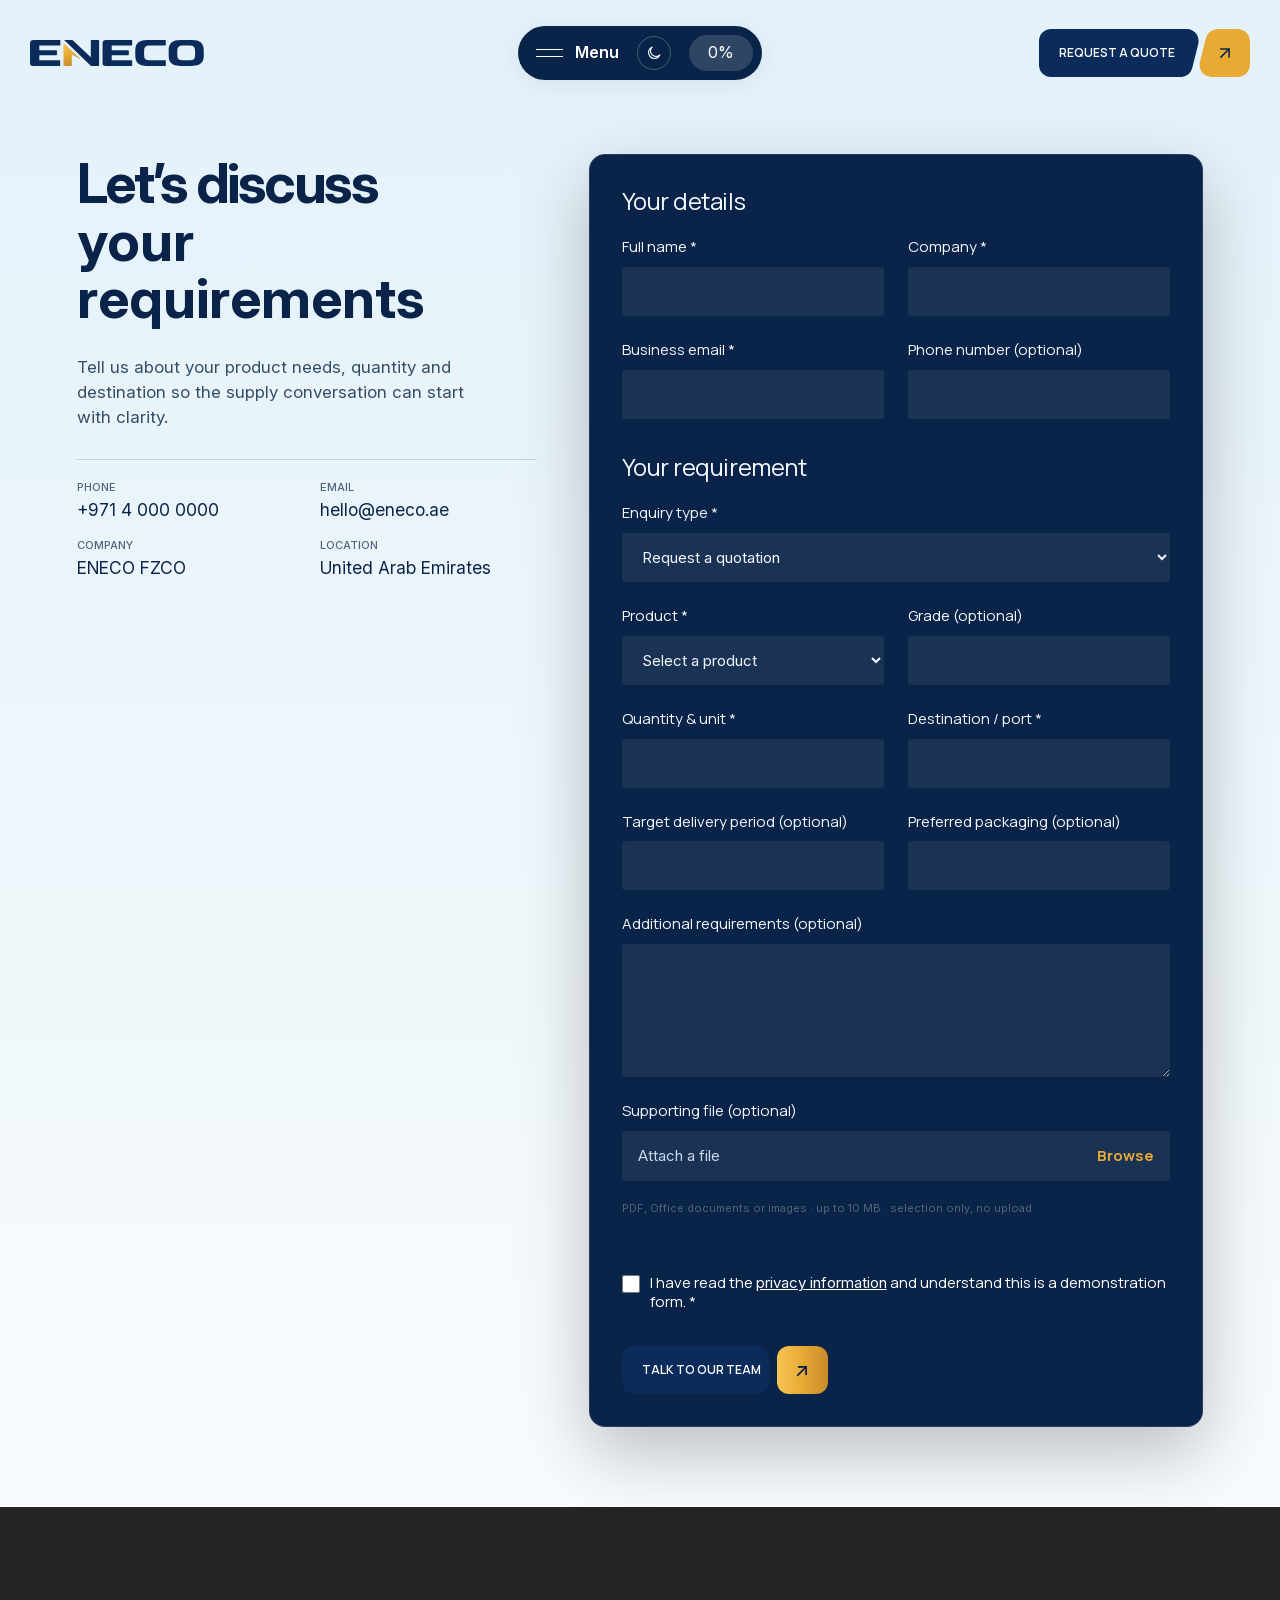
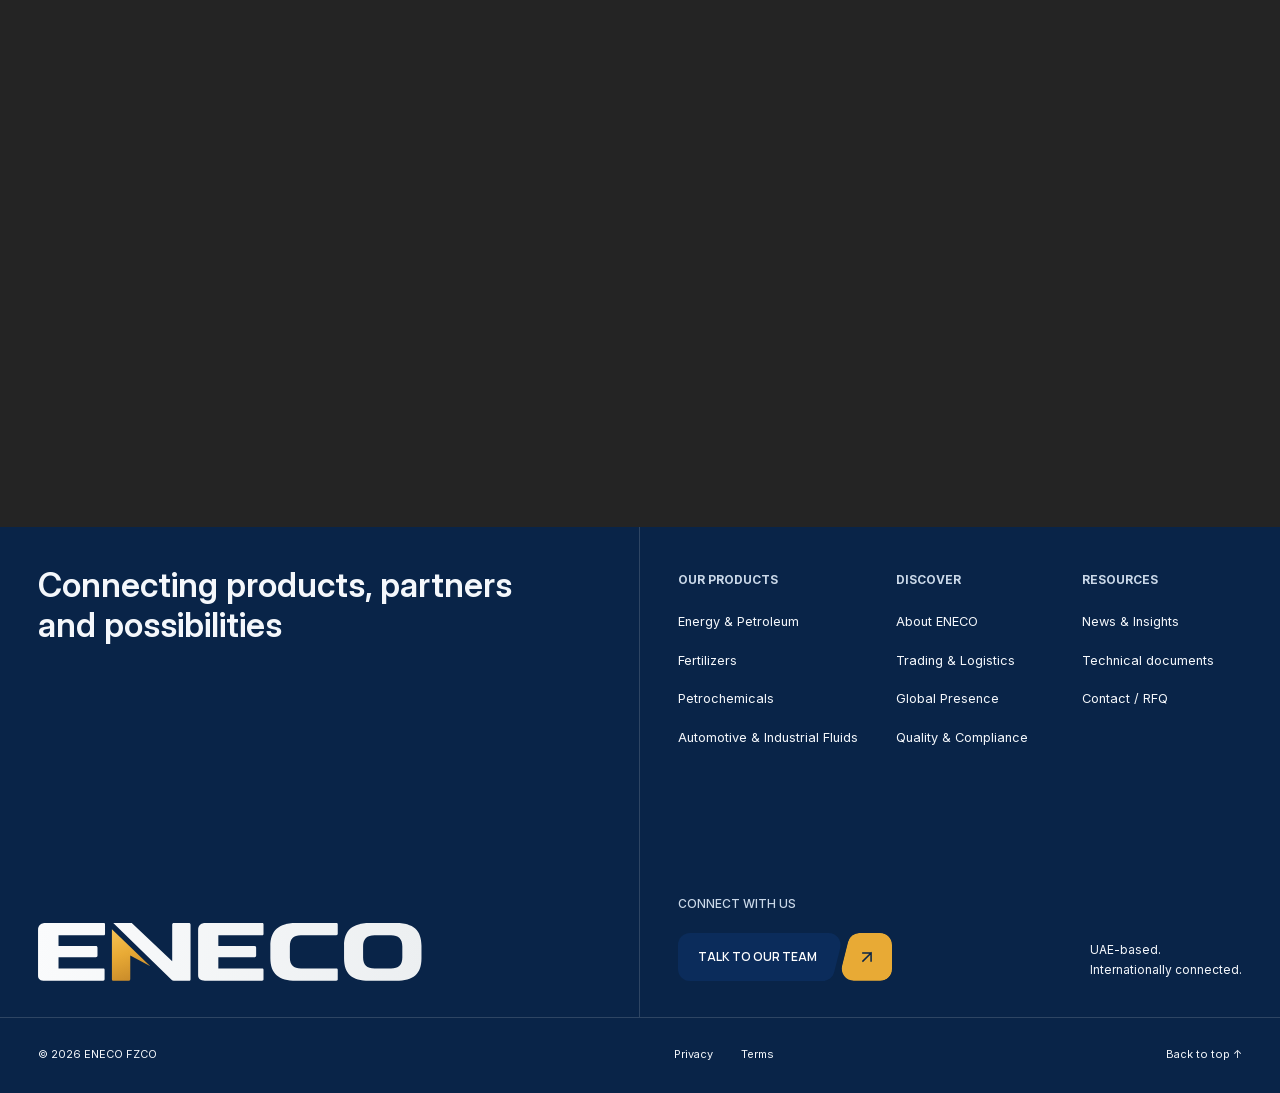
<file: Request a quote.html>
<!doctype html>
<html lang="en">
<head>
  <meta charset="utf-8">
  <meta name="viewport" content="width=device-width, initial-scale=1">
  <meta name="description" content="Request a quote from ENECO for international sourcing and supply.">
  <title>Request a quote | ENECO</title>
  <link rel="stylesheet" href="styles.css?v=quote-reference-2">
  <link rel="stylesheet" href="request-quote-overrides.css?v=quote-sticky">
  <link rel="stylesheet" href="ui-consistency.css?v=section-spacing-2">
</head>
<body class="request-quote-page">
  <a class="skip-link" href="#main">Skip to content</a>
  <header class="site-navigation" aria-label="Main navigation">
    <a class="header-wordmark" href="index.html" aria-label="ENECO home"><img src="eneco-wordmark-dark.svg" alt="ENECO"></a>
    <div class="nav-pill">
      <button class="nav-menu-toggle" type="button" aria-expanded="false" aria-controls="main-navigation-panel"><span class="nav-hamburger" aria-hidden="true"><i></i><i></i></span><span>Menu</span></button>
      <button class="theme-toggle" id="themeBtn" type="button" aria-pressed="false" aria-label="Switch to night lighting"><svg id="themeIcon" viewBox="0 0 24 24" fill="none" stroke="currentColor" stroke-width="1.5" stroke-linecap="round" stroke-linejoin="round" aria-hidden="true"><path d="M20 14.5A8 8 0 1 1 9.5 4a6.5 6.5 0 0 0 10.5 10.5Z"/></svg><span id="themeLabel">Night</span></button>
      <span class="nav-scroll-percent" aria-label="Page scroll progress">0%</span>
    </div>
    <div class="nav-right"><a class="nav-quote eneco-split-button" href="#rfq-form"><span class="btn_label">Request a quote<span class="label_corner" aria-hidden="true"><svg viewBox="0 0 18 48" preserveAspectRatio="none"><path d="M0 0h5.63c7.808 0 13.536 7.337 11.642 14.91l-6.09 24.359A11.527 11.527 0 0 1 0 48V0Z"/></svg></span></span><span class="btn_icon" aria-hidden="true"><svg viewBox="0 0 51 48"><path d="M6.728 9.09A12 12 0 0 1 18.369 0H39c6.627 0 12 5.373 12 12v24c0 6.627-5.372 12-12 12H12.37C4.561 48-1.167 40.663.727 33.09l6-24Z"/></svg></span></a></div>
  </header>
  <nav class="nav-panel" id="main-navigation-panel" aria-label="Page navigation" inert>
    <a href="index.html">Home <span>01 ↗</span></a><a href="About Us.html">About ENECO <span>02 ↗</span></a><a href="Products.html">Products <span>03 ↗</span></a><a href="Trading &amp; Logistics.html">Trading &amp; Logistics <span>04 ↗</span></a><a href="Markets.html">Global presence <span>05 ↗</span></a><a href="Quality%20%26%20Compliance.html">Quality &amp; Compliance <span>06 ↗</span></a><a href="News &amp; Insights.html">News &amp; Insights <span>07 ↗</span></a><a href="Request%20a%20quote.html">Contact ENECO <span>08 ↗</span></a>
  </nav>

  <main id="main">
    <div class="quote-layout">
    <section class="about-hero request-hero" aria-labelledby="page-title"><div class="about-hero-copy"><h1 id="page-title">Let’s discuss<br><span>your requirements</span></h1><p class="hero-lede">Tell us about your product needs, quantity and destination so the supply conversation can start with clarity.</p><section class="contact-details-strip" aria-label="ENECO contact details"><div><p>Phone</p><strong>+971 4 000 0000</strong></div><div><p>Email</p><strong>hello@eneco.ae</strong></div><div><p>Company</p><strong>ENECO FZCO</strong></div><div><p>Location</p><strong>United Arab Emirates</strong></div></section></div></section>

    <section class="rfq-contact" aria-labelledby="connect-heading">
      <div class="rfq-contact-intro"><p class="eyebrow">CONNECT WITH ENECO</p><dl class="rfq-details"><div><dt>Company</dt><dd>ENECO FZCO</dd></div><div><dt>Location</dt><dd>United Arab Emirates</dd></div><div><dt>Email &amp; telephone</dt><dd>Approved contact details to be supplied</dd></div><div><dt>Office address</dt><dd>Full office location to be confirmed</dd></div></dl><div class="rfq-map" role="img" aria-label="Office location map placeholder"><span>Office location / map placeholder</span></div></div>
      <div class="rfq-form-wrap"><form class="rfq-form" id="rfq-form">
        <fieldset><legend>Your details</legend><div class="rfq-field-grid"><label>Full name *<input name="name" required autocomplete="name"></label><label>Company *<input name="company" required autocomplete="organization"></label><label>Business email *<input type="email" name="email" required autocomplete="email"></label><label>Phone number (optional)<input name="phone" autocomplete="tel"></label></div></fieldset>
        <fieldset><legend>Your requirement</legend><div class="rfq-field-grid"><label>Enquiry type *<select name="enquiry-type" required><option value="Request a quotation" selected>Request a quotation</option><option>Technical document request</option><option>General enquiry</option><option>Partnership enquiry</option></select></label><label>Product *<select name="product" required><option value="" selected>Select a product</option><option>Road Bitumen</option><option>Urea / Carbamide</option><option>Sulfur</option><option>Potash</option><option>Polypropylene</option><option>Polyethylene</option><option>AdBlue</option><option>Base Oils</option><option>Other / please advise</option></select></label><label>Grade (optional)<input name="grade"></label><label>Quantity &amp; unit *<input name="quantity" required></label><label>Destination / port *<input name="destination" required></label><label>Target delivery period (optional)<input name="timing"></label><label>Preferred packaging (optional)<input name="packing"></label><label class="rfq-field-wide">Additional requirements (optional)<textarea name="message" rows="5"></textarea></label><label class="rfq-field-wide file-field">Supporting file (optional)<span class="file-control"><span>Attach a file</span><strong>Browse</strong></span><input type="file" name="attachment" accept=".pdf,.doc,.docx,.xls,.xlsx,.png,.jpg,.jpeg"><small>PDF, Office documents or images · up to 10 MB · selection only, no upload</small></label></div></fieldset>
        <label class="rfq-consent"><input type="checkbox" name="consent" required><span>I have read the <a href="index.html#quality-compliance">privacy information</a> and understand this is a demonstration form. *</span></label><p class="rfq-required">* Required fields. This prototype does not send an enquiry to ENECO.</p><button class="eneco-split-button rfq-submit" type="submit"><span class="btn_label">Preview enquiry confirmation ↗<span class="label_corner" aria-hidden="true"><svg viewBox="0 0 18 48" preserveAspectRatio="none"><path d="M0 0h5.63c7.808 0 13.536 7.337 11.642 14.91l-6.09 24.359A11.527 11.527 0 0 1 0 48V0Z"/></svg></span></span><span class="btn_icon" aria-hidden="true"><svg viewBox="0 0 51 48"><path d="M6.728 9.09A12 12 0 0 1 18.369 0H39c6.627 0 12 5.373 12 12v24c0 6.627-5.372 12-12 12H12.37C4.561 48-1.167 40.663.727 33.09l6-24Z"/></svg></span></button><p class="rfq-confirmation" id="rfq-confirmation" role="status" hidden>Thank you. Your enquiry preview is ready. This demonstration form does not send or save your details.</p>
      </form></div><aside class="urgent-supply-card" aria-label="Urgent supply support"><span class="urgent-clock" aria-hidden="true">◷</span><h2>Need an urgent supply?</h2><p>ENECO is available to help with time-sensitive sourcing and delivery requirements.</p><div class="urgent-contact-actions"><a href="tel:+97140000000">+971 4 000 0000</a><a href="mailto:hello@eneco.ae">hello@eneco.ae</a></div><div class="urgent-divider" aria-hidden="true"></div><h3>Office location</h3><p>United Arab Emirates</p></aside>
    </section>

    </div>

    <section class="contact-map-section contact-google-map" aria-label="ENECO location">
      <div class="contact-map-placeholder">
        <iframe title="Google Maps view of the United Arab Emirates"
          src="https://www.google.com/maps?q=United%20Arab%20Emirates&amp;z=7&amp;output=embed"
          loading="lazy" referrerpolicy="strict-origin-when-cross-origin" allowfullscreen></iframe>
      </div>
    </section>

    <section class="supply-cta" aria-labelledby="cta-heading"><img src="photos/ZqvYqnlkicw.jpg" alt="Container truck driving on a highway" loading="lazy"><div class="supply-cta-content"><p class="supply-cta-eyebrow">Let’s discuss your requirements</p><h2 id="cta-heading">Your next supply conversation starts here</h2><p class="supply-cta-copy">Share your product, quantity and destination with our team.</p><a class="eneco-split-button" href="#rfq-form"><span class="btn_label">Request a quote<span class="label_corner" aria-hidden="true"><svg viewBox="0 0 18 48" preserveAspectRatio="none"><path d="M0 0h5.63c7.808 0 13.536 7.337 11.642 14.91l-6.09 24.359A11.527 11.527 0 0 1 0 48V0Z"/></svg></span></span><span class="btn_icon" aria-hidden="true"><svg viewBox="0 0 51 48"><path d="M6.728 9.09A12 12 0 0 1 18.369 0H39c6.627 0 12 5.373 12 12v24c0 6.627-5.372 12-12 12H12.37C4.561 48-1.167 40.663.727 33.09l6-24Z"/></svg></span></a></div></section>
  </main>

  <footer class="eneco-footer"><div class="footer-main"><div class="footer-statement"><p>Connecting products, partners and possibilities</p><a class="footer-brand" href="index.html"><img src="eneco-logomark.svg" alt="ENECO" loading="lazy"></a></div><div class="footer-details"><nav class="footer-nav" aria-label="Footer"><div><h3>Our products</h3><ul><li><a href="index.html#portfolioExperience">Energy &amp; Petroleum</a></li><li><a href="index.html#portfolioExperience">Fertilizers</a></li><li><a href="index.html#portfolioExperience">Petrochemicals</a></li><li><a href="index.html#portfolioExperience">Automotive &amp; Industrial Fluids</a></li></ul></div><div><h3>Discover</h3><ul><li><a href="About Us.html">About ENECO</a></li><li><a href="Trading%20%26%20Logistics.html">Trading &amp; Logistics</a></li><li><a href="index.html#global-presence">Global Presence</a></li><li><a href="index.html#quality-compliance">Quality &amp; Compliance</a></li></ul></div><div><h3>Resources</h3><ul><li><a href="News%20%26%20Insights.html">News &amp; Insights</a></li><li><a href="index.html#quality-compliance">Technical documents</a></li><li><a href="#rfq-form">Contact / RFQ</a></li></ul></div></nav><div class="footer-connect"><div><p class="footer-connect-label">Connect with us</p><a class="footer-contact-link eneco-split-button" href="#rfq-form"><span class="btn_label">Talk to our team<span class="label_corner" aria-hidden="true"><svg viewBox="0 0 18 48" preserveAspectRatio="none"><path d="M0 0h5.63c7.808 0 13.536 7.337 11.642 14.91l-6.09 24.359A11.527 11.527 0 0 1 0 48V0Z"/></svg></span></span><span class="btn_icon" aria-hidden="true"><svg viewBox="0 0 51 48"><path d="M6.728 9.09A12 12 0 0 1 18.369 0H39c6.627 0 12 5.373 12 12v24c0 6.627-5.372 12-12 12H12.37C4.561 48-1.167 40.663.727 33.09l6-24Z"/></svg></span></a></div><p class="footer-location">UAE-based.<br>Internationally connected.</p></div></div></div><div class="footer-bottom"><p>© 2026 ENECO FZCO</p><div class="footer-legal"><a href="index.html">Privacy</a><a href="index.html">Terms</a><a class="footer-top-link" href="#main">Back to top ↑</a></div></div></div></footer>
  <script src="script.js?v=nav-contrast" defer></script>
</body>
</html>
</file>
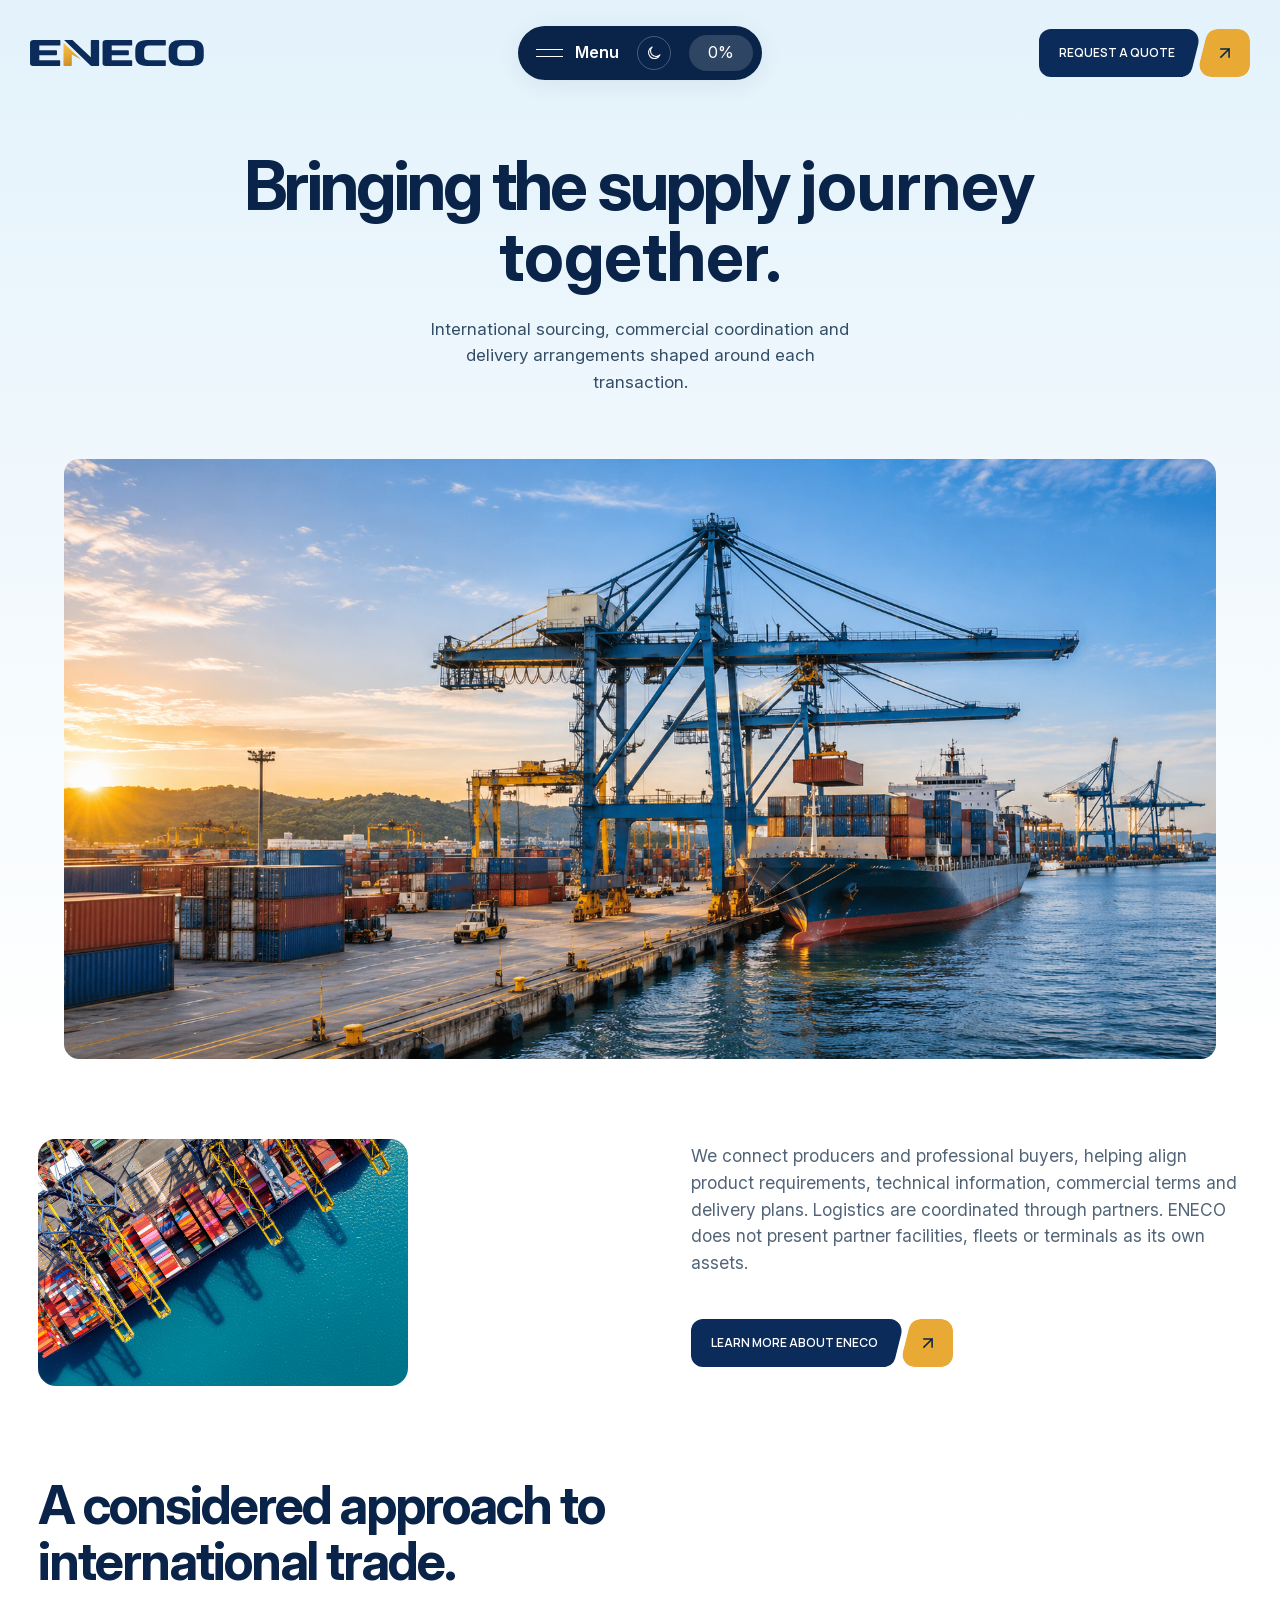
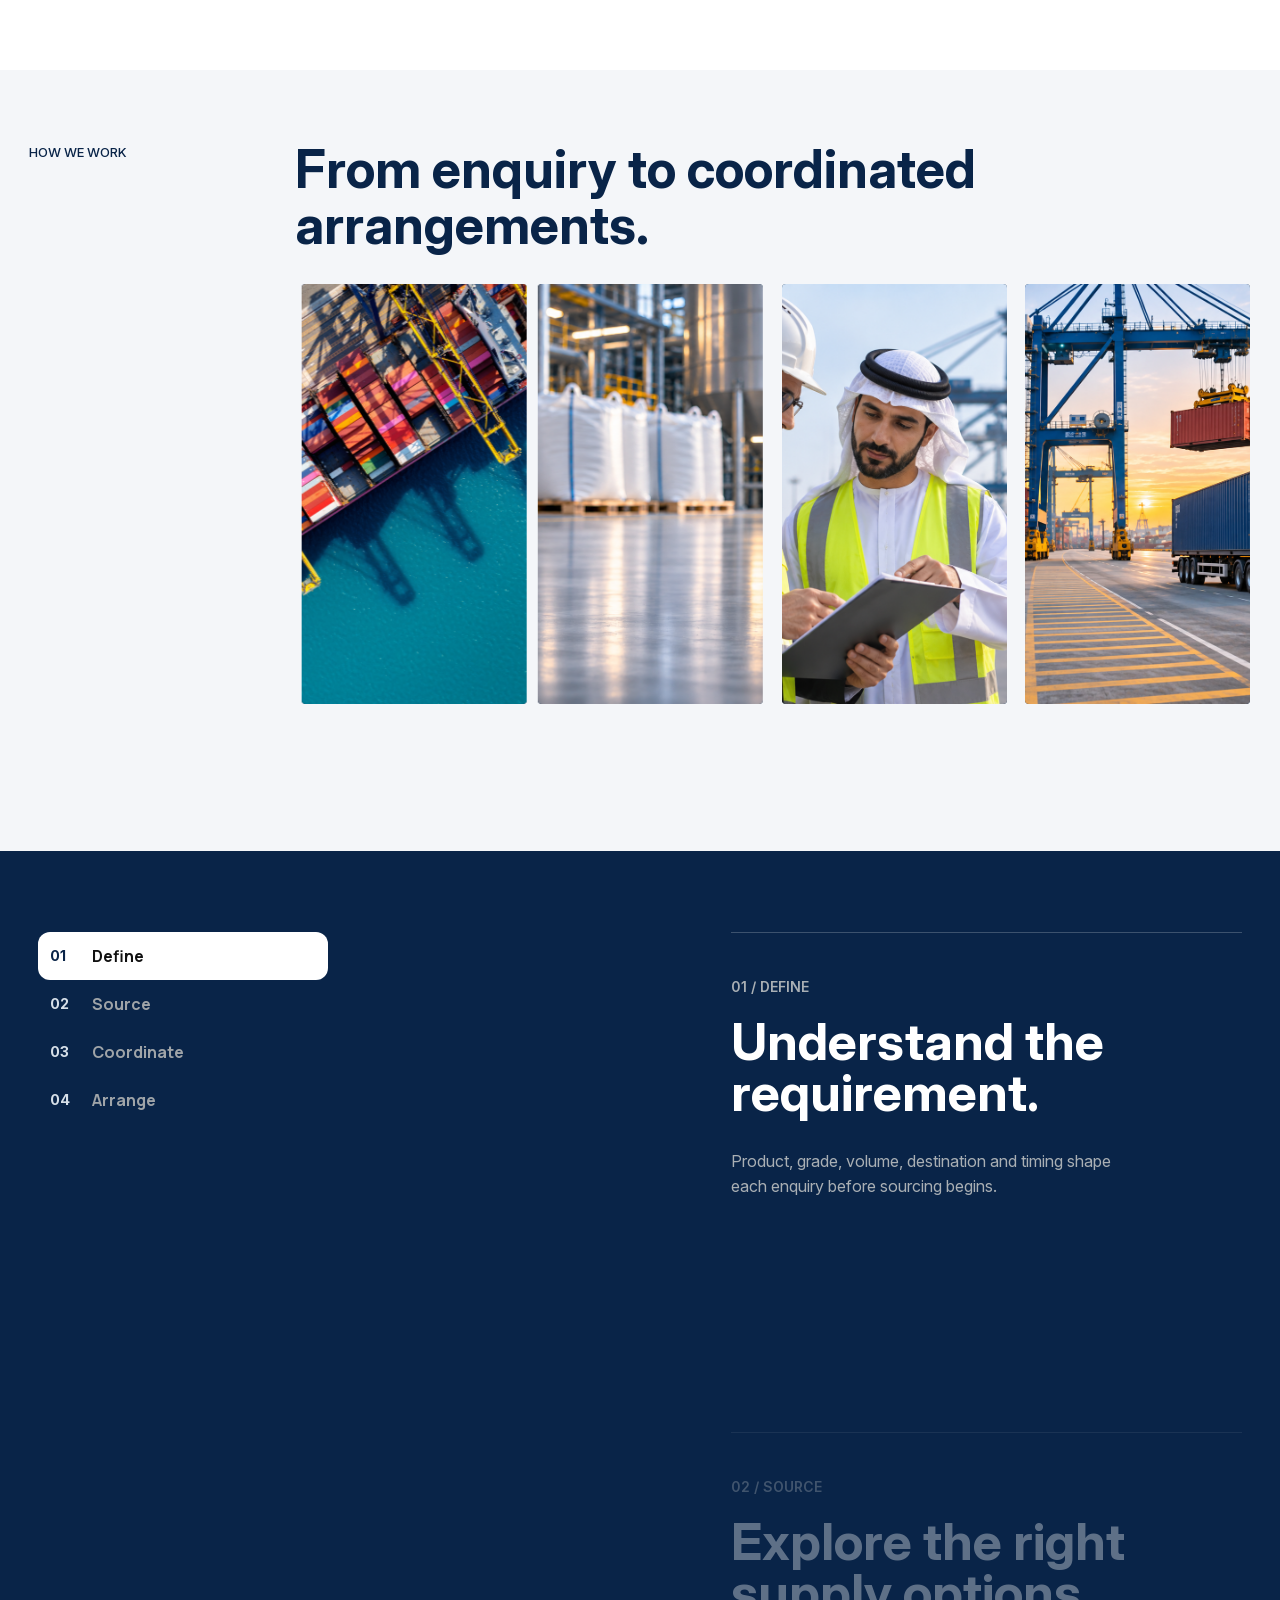
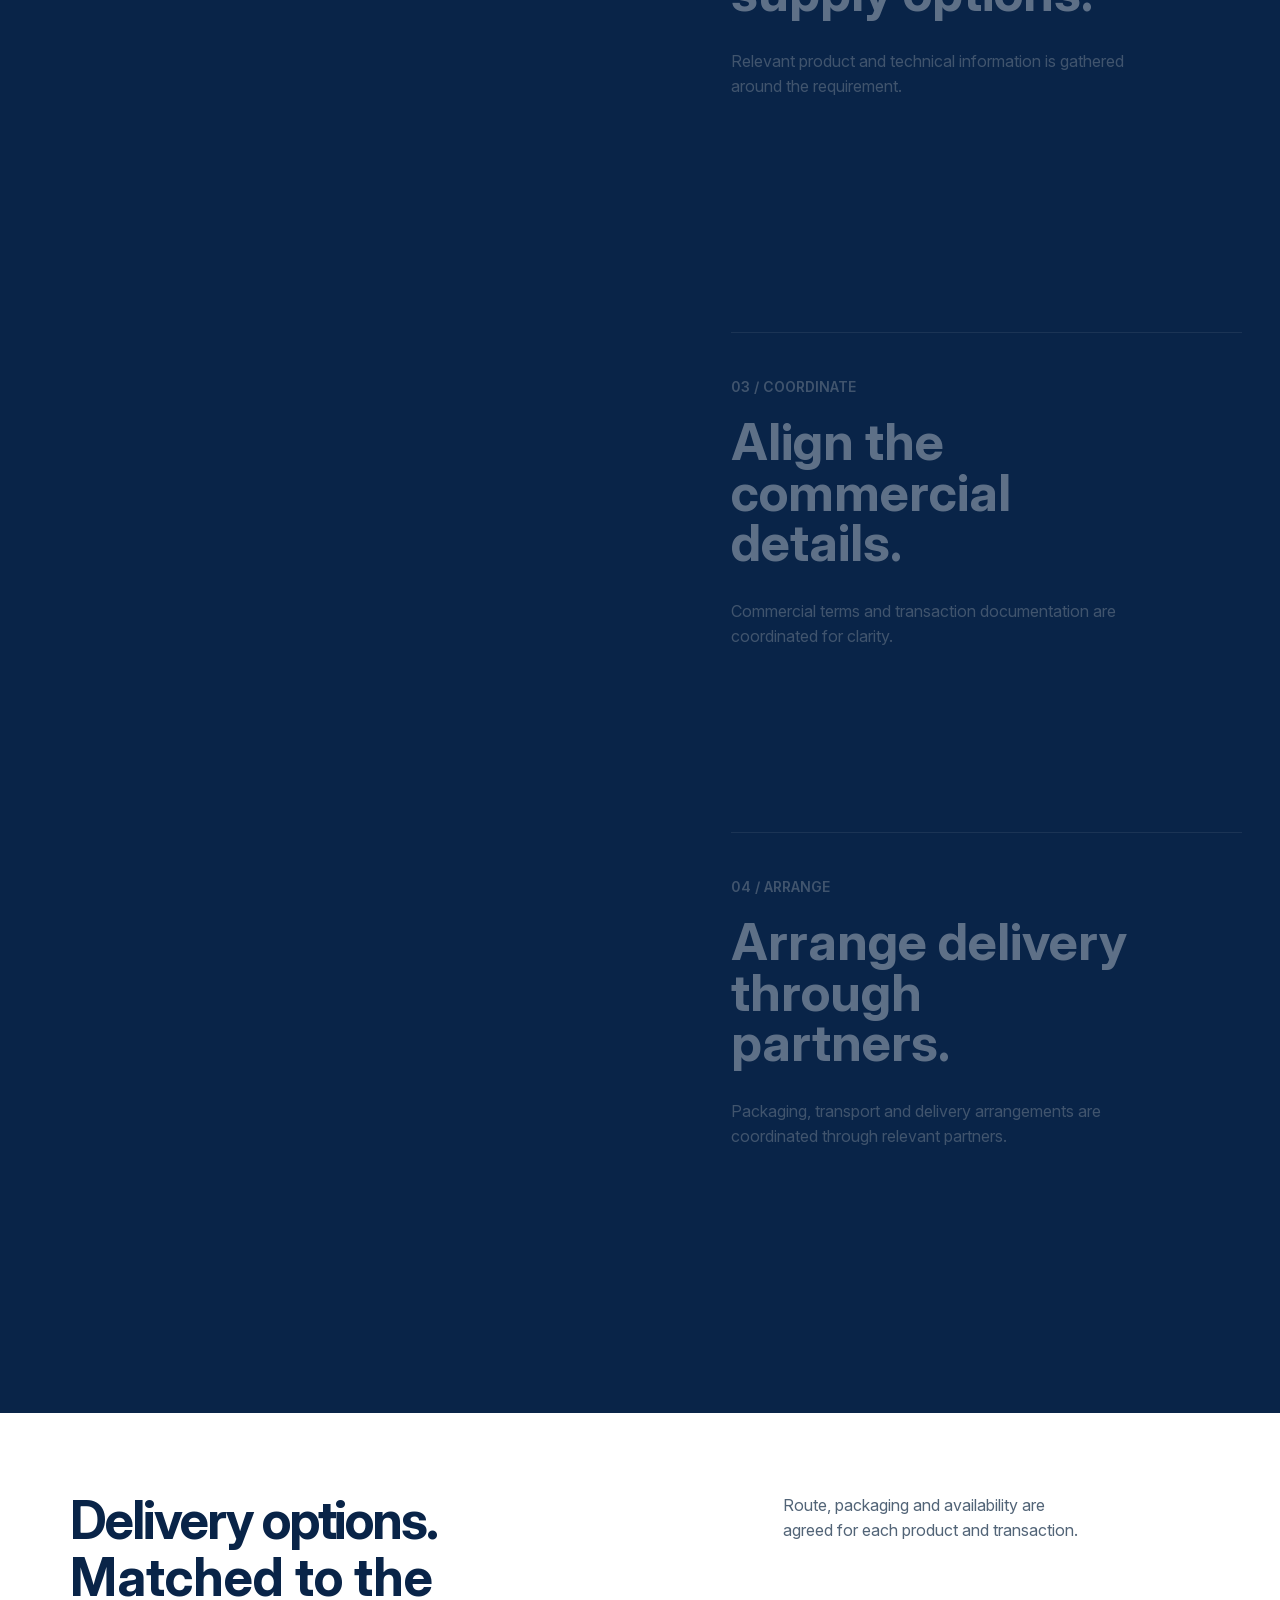
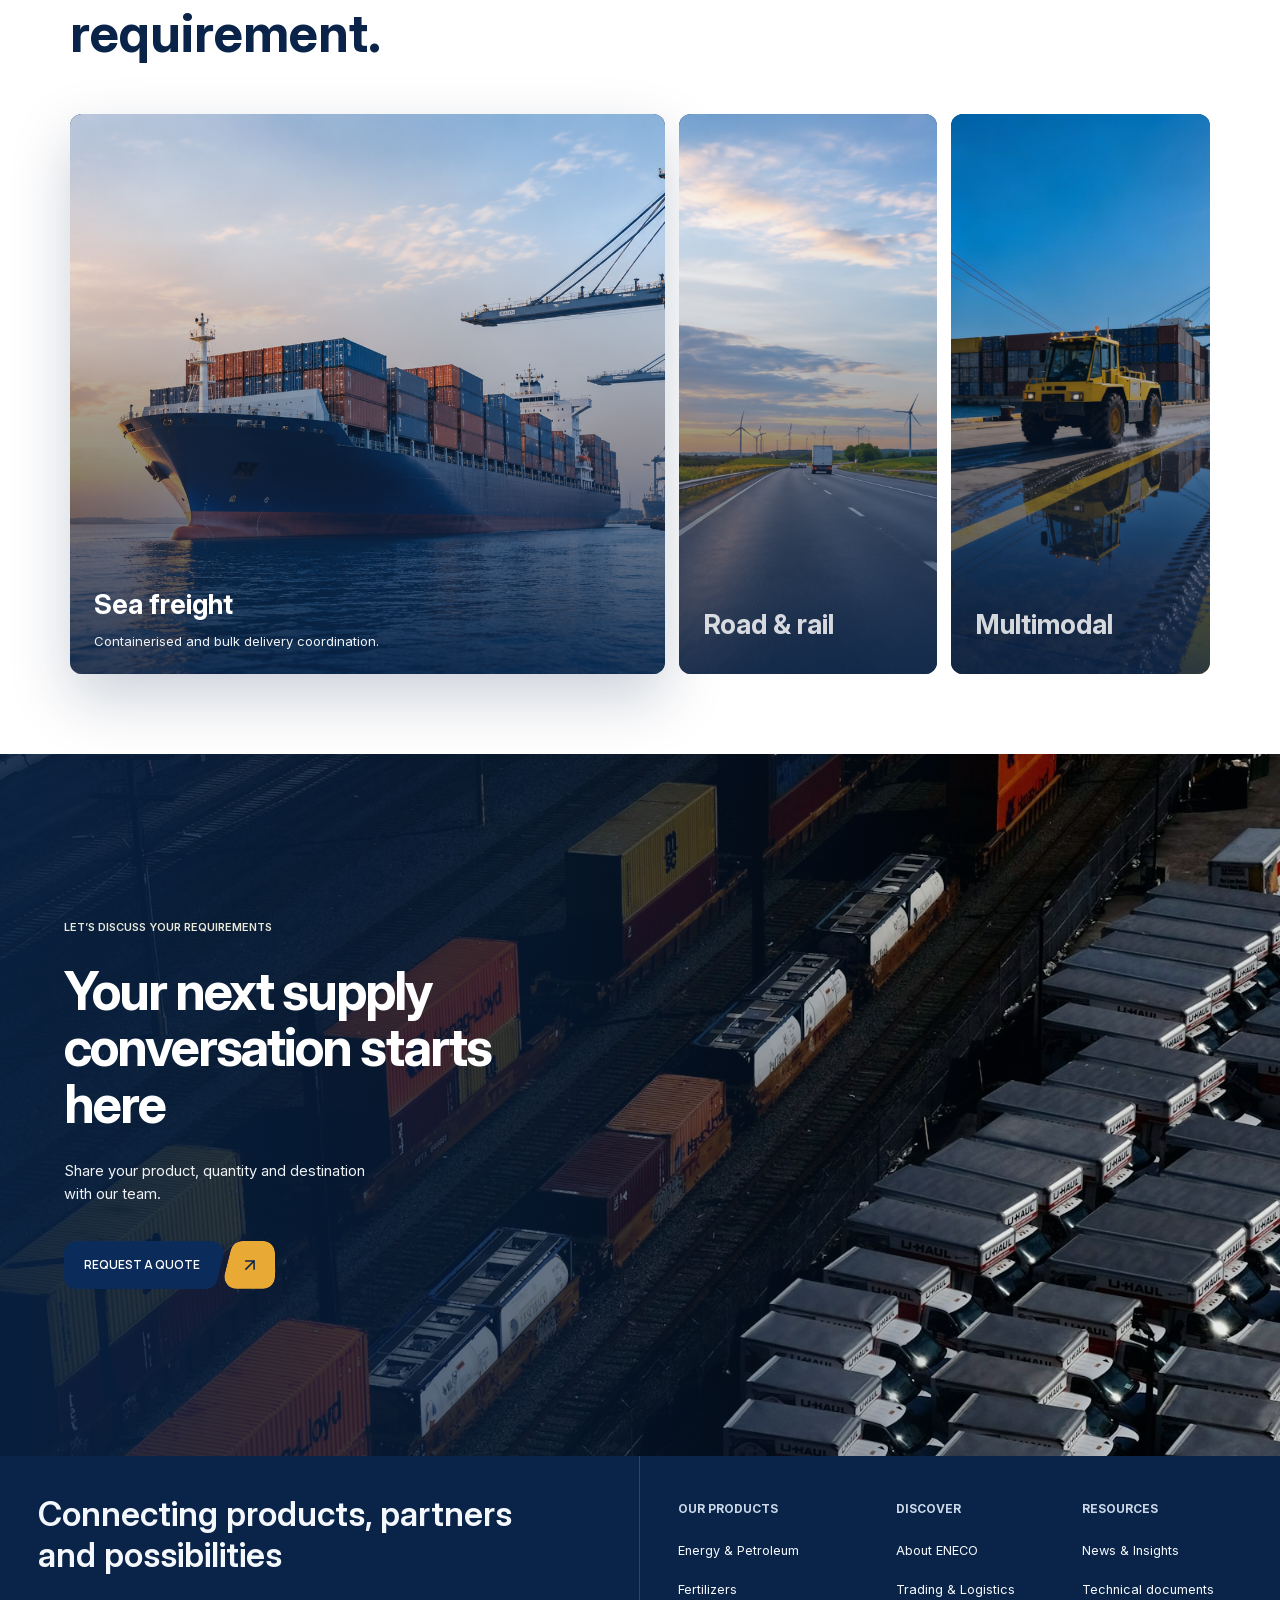
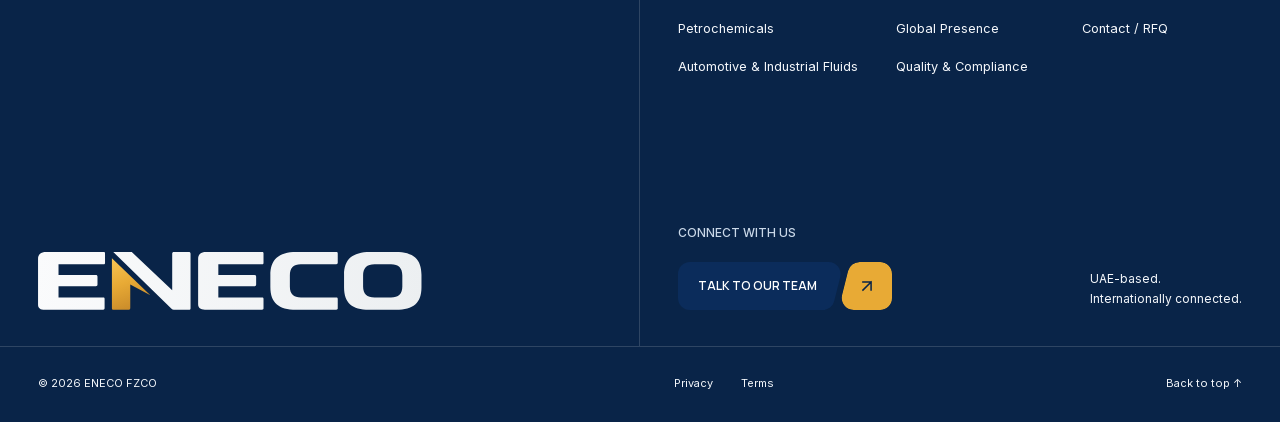
<file: Trading & Logistics.html>
<!doctype html>
<html lang="en">
<head>
  <meta charset="utf-8">
  <meta name="viewport" content="width=device-width, initial-scale=1">
  <meta name="description" content="ENECO trading and logistics — international sourcing, commercial coordination and delivery arrangements.">
  <title>Trading &amp; Logistics | ENECO International Trading &amp; Supply</title>
  <link rel="stylesheet" href="styles.css?v=logistics-images">
  <link rel="stylesheet" href="ui-consistency.css?v=section-spacing-2">
</head>
<body class="inner-hero-type">
  <a class="skip-link" href="#main">Skip to content</a>
  <header class="site-navigation" aria-label="Main navigation">
    <a class="header-wordmark" href="index.html" aria-label="ENECO home"><img src="eneco-wordmark-dark.svg" alt="ENECO"></a>
    <div class="nav-pill"><button class="nav-menu-toggle" type="button" aria-expanded="false" aria-controls="main-navigation-panel"><span class="nav-hamburger" aria-hidden="true"><i></i><i></i></span><span>Menu</span></button><button class="theme-toggle" id="themeBtn" type="button" aria-pressed="false" aria-label="Switch to night lighting"><svg viewBox="0 0 24 24" fill="none" stroke="currentColor" stroke-width="1.5" stroke-linecap="round" stroke-linejoin="round" aria-hidden="true"><path d="M20 14.5A8 8 0 1 1 9.5 4a6.5 6.5 0 0 0 10.5 10.5Z"/></svg><span>Night</span></button><span class="nav-scroll-percent" aria-label="Page scroll progress">0%</span></div>
    <div class="nav-right"><a class="nav-quote eneco-split-button" href="Request%20a%20quote.html#rfq-form">Request a quote</a></div>
  </header>
  <nav class="nav-panel" id="main-navigation-panel" aria-label="Page navigation" inert>
    <a href="index.html">Home <span>01 ↗</span></a><a href="About Us.html">About ENECO <span>02 ↗</span></a><a href="Products.html">Products <span>03 ↗</span></a><a href="Trading &amp; Logistics.html">Trading &amp; Logistics <span>04 ↗</span></a><a href="Markets.html">Global presence <span>05 ↗</span></a><a href="Quality%20%26%20Compliance.html">Quality &amp; Compliance <span>06 ↗</span></a><a href="News &amp; Insights.html">News &amp; Insights <span>07 ↗</span></a><a href="Request%20a%20quote.html">Contact ENECO <span>08 ↗</span></a>
  </nav>
  <main id="main">
    <section class="about-hero logistics-hero" aria-labelledby="page-title"><div class="about-hero-copy"><h1 id="page-title">Bringing the supply <span>journey together.</span></h1><p class="hero-lede">International sourcing, commercial coordination and delivery arrangements shaped around each transaction.</p></div><figure class="about-hero-banner"><img src="trading-logistics-hero.png" alt="Container ship and cranes at a busy international port" loading="eager"></figure></section>
    <section class="logistics-role" aria-labelledby="role-heading"><figure class="logistics-role-media"><img src="logistics-overview.jpg" alt="Aerial view of a container ship being loaded at port" loading="lazy"></figure><div class="logistics-role-copy"><p class="eyebrow">Our role</p><p class="logistics-role-intro">We connect producers and professional buyers, helping align product requirements, technical information, commercial terms and delivery plans. Logistics are coordinated through partners. ENECO does not present partner facilities, fleets or terminals as its own assets.</p><a class="eneco-split-button" href="About Us.html">Learn more about ENECO</a></div><h2 class="section-heading logistics-role-heading" id="role-heading">A considered approach to international trade.</h2></section>
    <section class="logistics-process" aria-labelledby="process-heading"><div class="logistics-process-head"><p class="eyebrow">How we work</p><h2 class="section-heading" id="process-heading"><span>From enquiry </span><span>to coordinated </span><strong>arrangements.</strong></h2></div><div class="logistics-motion-track"><div class="logistics-steps"><article class="is-active"><span>01</span><h3>Define</h3><p>Product, grade, volume, destination and timing.</p></article><article><span>02</span><h3>Source</h3><p>Explore sourcing options and relevant technical details.</p></article><article><span>03</span><h3>Coordinate</h3><p>Align commercial terms and transaction documentation.</p></article><article><span>04</span><h3>Arrange</h3><p>Coordinate packaging, transport and delivery through partners.</p></article></div></div></section>
    <section class="logistics-options" aria-labelledby="options-heading"><div class="logistics-options-head"><h2 class="section-heading" id="options-heading">Delivery options.<br><span>Matched to the requirement.</span></h2><p class="body-large">Route, packaging and availability are agreed for each product and transaction.</p></div><div class="logistics-option-grid" role="list"><article class="is-expanded" role="listitem" tabindex="0" aria-expanded="true"><img src="logistics-sea-freight.png" alt="Container ship beside port cranes at sunset" loading="lazy"><div><h3>Sea freight</h3><p>Containerised and bulk delivery coordination.</p></div></article><article role="listitem" tabindex="0" aria-expanded="false"><img src="logistics-road-rail.png" alt="Freight truck on a highway" loading="lazy"><div><h3>Road &amp; rail</h3><p>Inland transport arrangements through logistics partners.</p></div></article><article role="listitem" tabindex="0" aria-expanded="false"><img src="logistics-multimodal.png" alt="Cargo handling vehicle beside a ship at port" loading="lazy"><div><h3>Multimodal</h3><p>Connected transport planning across relevant modes.</p></div></article></div></section>
    <section class="supply-cta" id="contact" aria-labelledby="cta-heading"><img src="photos/0dKKJ0f4fQw.jpg" alt="Cargo containers on trains and trucks at a port" loading="lazy"><div class="supply-cta-content"><p class="supply-cta-eyebrow">Let’s discuss your requirements</p><h2 id="cta-heading">Your next supply conversation starts here</h2><p class="supply-cta-copy">Share your product, quantity and destination with our team.</p><a class="eneco-split-button" href="Request%20a%20quote.html#rfq-form">Request a quote</a></div></section>
    <section class="logistics-detail" aria-labelledby="detail-heading"><aside class="logistics-detail-nav"><p class="eyebrow">Our process</p><h2 id="detail-heading">Coordinated at every step.</h2><div><span class="is-active">Define</span><span>Source</span><span>Coordinate</span><span>Arrange</span></div></aside><div class="logistics-detail-panels"><article class="is-active"><figure><img src="cargo-ship-at-sea.png" alt="Cargo ship moving through international waters" loading="lazy"></figure><div><p class="eyebrow">01 / Define</p><h3>Understand the requirement.</h3><p>Product, grade, volume, destination and timing shape each enquiry before sourcing begins.</p></div></article><article><figure><img src="photos/ip0yX8W1veE.jpg" alt="Busy shipping port with cranes and cargo containers" loading="lazy"></figure><div><p class="eyebrow">02 / Source</p><h3>Explore the right supply options.</h3><p>Relevant product and technical information is gathered around the requirement.</p></div></article><article><figure><img src="golden-port-sunrise.png" alt="Port operations at sunrise" loading="lazy"></figure><div><p class="eyebrow">03 / Coordinate</p><h3>Align the commercial details.</h3><p>Commercial terms and transaction documentation are coordinated for clarity.</p></div></article><article><figure><img src="quality-technical-inspection.jpg" alt="Technical inspection and quality documentation" loading="lazy"></figure><div><p class="eyebrow">04 / Arrange</p><h3>Arrange delivery through partners.</h3><p>Packaging, transport and delivery arrangements are coordinated through relevant partners.</p></div></article></div></section>
    <section class="logistics-reference-process" aria-labelledby="reference-process-heading"><aside class="reference-process-nav"><p class="eyebrow">Our process</p><h2 id="reference-process-heading">Coordinated at every step.</h2><nav aria-label="Process steps"><button class="is-active" type="button">Define</button><button type="button">Source</button><button type="button">Coordinate</button><button type="button">Arrange</button></nav></aside><div class="reference-process-visual"><figure><img src="logistics-define.png" alt="Two people discussing requirements across a desk"></figure></div><div class="reference-process-copy"><article class="is-active"><p class="eyebrow">01 / Define</p><h3>Understand the requirement.</h3><p>Product, grade, volume, destination and timing shape each enquiry before sourcing begins.</p></article><article><p class="eyebrow">02 / Source</p><h3>Explore the right supply options.</h3><p>Relevant product and technical information is gathered around the requirement.</p></article><article><p class="eyebrow">03 / Coordinate</p><h3>Align the commercial details.</h3><p>Commercial terms and transaction documentation are coordinated for clarity.</p></article><article><p class="eyebrow">04 / Arrange</p><h3>Arrange delivery through partners.</h3><p>Packaging, transport and delivery arrangements are coordinated through relevant partners.</p></article></div></section>
  </main>
  <footer class="eneco-footer"><div class="footer-main"><div class="footer-statement"><p>Connecting products, partners and possibilities</p><a class="footer-brand" href="index.html"><img src="eneco-logomark.svg" alt="ENECO" loading="lazy"></a></div><div class="footer-details"><nav class="footer-nav" aria-label="Footer"><div><h3>Our products</h3><ul><li><a href="index.html#portfolioExperience">Energy &amp; Petroleum</a></li><li><a href="index.html#portfolioExperience">Fertilizers</a></li><li><a href="index.html#portfolioExperience">Petrochemicals</a></li><li><a href="index.html#portfolioExperience">Automotive &amp; Industrial Fluids</a></li></ul></div><div><h3>Discover</h3><ul><li><a href="About Us.html">About ENECO</a></li><li><a href="Trading%20%26%20Logistics.html">Trading &amp; Logistics</a></li><li><a href="index.html#global-presence">Global Presence</a></li><li><a href="index.html#quality-compliance">Quality &amp; Compliance</a></li></ul></div><div><h3>Resources</h3><ul><li><a href="index.html#news-insights">News &amp; Insights</a></li><li><a href="index.html#quality-compliance">Technical documents</a></li><li><a href="Request%20a%20quote.html#rfq-form">Contact / RFQ</a></li></ul></div></nav><div class="footer-connect"><div><p class="footer-connect-label">Connect with us</p><a class="footer-contact-link eneco-split-button" href="Request%20a%20quote.html#rfq-form">Talk to our team</a></div><p class="footer-location">UAE-based.<br>Internationally connected.</p></div></div></div><div class="footer-bottom"><p>© 2026 ENECO FZCO</p><div class="footer-legal"><a href="index.html">Privacy</a><a href="index.html">Terms</a><a class="footer-top-link" href="#main">Back to top ↑</a></div></div></footer>
  <script src="script.js?v=nav-contrast" defer></script>
  <script src="logistics-motion.js?v=images" defer></script>
</body>
</html>
</file>
<file: styles.css>
@font-face{font-family:Manrope;src:url('fonts/manrope-variable.woff2') format('woff2');font-weight:400 800;font-display:swap}
@font-face{font-family:Inter;src:url('fonts/inter-variable.woff2') format('woff2');font-weight:100 900;font-display:swap}

/* Request a quote — uses the approved inner-page system and wireframe content. */
.request-quote-page{overflow-x:hidden;background:#fff;color:var(--navy,#092448)}
.request-hero{padding-bottom:96px!important}.request-hero .eyebrow{margin:0 0 22px;color:#092448}.request-hero .about-hero-copy{max-width:1000px}.request-hero h1{max-width:none!important}.request-hero .hero-lede{max-width:56ch!important;font-size:18px!important;white-space:normal!important}
.rfq-contact{display:grid;grid-template-columns:minmax(280px,.82fr) minmax(0,1.18fr);gap:8vw;padding:120px 6vw 132px;background:#f6f5f0}.rfq-contact-intro{max-width:520px}.rfq-contact-intro .section-heading{max-width:10ch;margin:0 0 22px}.rfq-contact-intro .body-large{max-width:32ch;margin:0 0 56px}.rfq-details{display:grid;gap:24px;margin:0}.rfq-details div{display:grid;grid-template-columns:110px 1fr;gap:18px;border-top:1px solid #0924482b;padding-top:13px}.rfq-details dt{font:600 11px/1.3 Manrope,sans-serif;text-transform:uppercase;color:#526477}.rfq-details dd{margin:0;font-size:15px;color:#092448}.rfq-map{display:grid;place-items:center;min-height:250px;margin-top:48px;border:1px solid #0924482b;background:linear-gradient(135deg,#e9ece7,#dde5e8);color:#526477;font:600 12px Manrope,sans-serif;text-transform:uppercase;letter-spacing:.08em}.rfq-note{margin:0 0 20px;color:#526477;font-size:13px}.rfq-form-wrap{min-width:0}.rfq-form{display:grid;gap:42px}.rfq-form fieldset{min-width:0;margin:0;padding:0;border:0;border-top:1px solid #09244855}.rfq-form legend{padding:20px 0 28px;color:#092448;font:700 22px/1.1 Manrope,sans-serif}.rfq-field-grid{display:grid;grid-template-columns:repeat(2,minmax(0,1fr));gap:22px 18px}.rfq-form label{display:grid;gap:9px;color:#092448;font:600 12px/1.3 Manrope,sans-serif}.rfq-form input,.rfq-form select,.rfq-form textarea{width:100%;border:1px solid #09244842;border-radius:0;background:#fff;color:#092448;padding:14px 15px;font:400 15px/1.4 Inter,sans-serif;transition:border-color .2s,box-shadow .2s}.rfq-form textarea{resize:vertical;min-height:120px}.rfq-form input:focus,.rfq-form select:focus,.rfq-form textarea:focus{outline:0;border-color:#092448;box-shadow:0 0 0 3px #e8aa3566}.rfq-field-wide{grid-column:1/-1}.file-field input{padding:10px}.file-field small{font:400 11px/1.4 Inter,sans-serif;color:#526477}.rfq-consent{display:flex!important;grid-template-columns:none!important;align-items:flex-start;grid-template-columns:auto 1fr!important;gap:10px!important;font:400 13px/1.5 Inter,sans-serif!important;color:#526477!important}.rfq-consent input{width:18px;height:18px;margin-top:1px;accent-color:#092448}.rfq-consent a{color:#092448}.rfq-required{margin:-22px 0 0;color:#526477;font-size:12px}.rfq-submit{justify-self:start}.rfq-confirmation{margin:0;padding:15px 18px;border-left:3px solid #e8aa35;background:#fff;color:#092448;font-size:14px}
@media(max-width:900px){.rfq-contact{grid-template-columns:1fr;gap:70px;padding:88px 28px 100px}.rfq-contact-intro{max-width:none}.rfq-map{max-width:580px}.request-hero{padding-bottom:70px!important}}
@media(max-width:620px){.request-hero .hero-lede{font-size:17px!important}.rfq-contact{padding:66px 22px 78px;gap:56px}.rfq-details div{grid-template-columns:1fr;gap:6px}.rfq-map{min-height:200px;margin-top:36px}.rfq-field-grid{grid-template-columns:1fr;gap:18px}.rfq-field-wide{grid-column:auto}.rfq-form{gap:34px}.rfq-form legend{font-size:20px;padding-bottom:22px}.rfq-submit{width:100%}}
:root{--navy:#092448;--blue:#0b2c5b;--gold:#c99635;--paper:#f6f5f0;--mist:#e3f2fb;--muted:#526477;--line:#d6d8d2;--radius:24px}
*{box-sizing:border-box}html{scroll-behavior:smooth}body{margin:0;background:#fff;color:var(--navy);font-family:Inter,Arial,sans-serif;font-size:17px;line-height:1.65}img{max-width:100%}a{color:inherit}button{font:inherit}.skip-link{position:absolute;left:1rem;top:-4rem;background:#fff;padding:.7rem 1rem;z-index:200}.skip-link:focus{top:1rem}
.site-navigation{position:fixed;inset:26px 30px auto;z-index:100;display:grid;grid-template-columns:1fr auto 1fr;align-items:center;gap:20px;pointer-events:none;transition:transform .28s ease,opacity .2s ease}.site-navigation>*{pointer-events:auto}.site-navigation.is-scroll-hidden{transform:translateY(-120%);opacity:0}.header-wordmark{display:flex;flex-direction:column;align-items:flex-start;gap:7px;width:174px;text-decoration:none}.header-wordmark img{display:block;width:100%;height:auto}.header-wordmark span{font-size:7px;line-height:1.4;text-transform:uppercase}.nav-pill{height:54px;display:flex;align-items:center;gap:18px;background:var(--navy);color:#fff;border-radius:40px;padding:7px 9px 7px 18px;box-shadow:0 4px 24px #09244812}.nav-menu-toggle{display:flex;align-items:center;gap:12px;background:none;border:0;color:inherit;font-size:16px;padding:7px 0;cursor:pointer}.nav-hamburger{width:27px;display:grid;gap:6px}.nav-hamburger i{height:1px;background:currentColor;display:block;transition:transform .25s}.nav-menu-toggle[aria-expanded=true] .nav-hamburger i:first-child{transform:translateY(3.5px) rotate(45deg)}.nav-menu-toggle[aria-expanded=true] .nav-hamburger i:last-child{transform:translateY(-3.5px) rotate(-45deg)}.nav-scroll-percent{display:flex;align-items:center;justify-content:center;min-width:64px;height:36px;padding:0 12px;border-radius:25px;background:#ffffff26;font-size:16px;font-variant-numeric:tabular-nums}.nav-right{justify-self:end;display:flex;align-items:center;gap:12px}.nav-quote{background:var(--navy);color:#fff;border-radius:30px;padding:18px 25px;text-decoration:none;font-family:Manrope,sans-serif;font-weight:700;font-size:14px;white-space:nowrap}.nav-quote:hover{background:var(--blue)}.nav-panel{position:fixed;z-index:99;top:92px;left:50%;transform:translate(-50%,-10px);width:min(520px,calc(100vw - 36px));padding:30px;background:var(--navy);color:#fff;border-radius:24px;opacity:0;visibility:hidden;transition:opacity .25s,transform .25s,visibility .25s;box-shadow:0 20px 70px #09244833;max-height:calc(100dvh - 115px);overflow:auto}.nav-panel.is-open{opacity:1;visibility:visible;transform:translate(-50%,0)}.nav-panel a{display:flex;align-items:center;justify-content:space-between;padding:14px 0;border-bottom:1px solid #ffffff20;text-decoration:none;font:600 20px Manrope,sans-serif}.nav-panel a:hover{color:#f8c453}.nav-panel a:last-child{border-bottom:0}.nav-panel a span{font:500 13px Inter,sans-serif;color:#ffffff80}.site-navigation a:focus-visible,.site-navigation button:focus-visible,.nav-panel a:focus-visible{outline:2px solid #e8aa35;outline-offset:4px}
.hero{min-height:92dvh;padding:180px 6vw 90px;display:grid;grid-template-columns:minmax(0,1.05fr) minmax(320px,.95fr);align-items:end;gap:7vw;background:linear-gradient(180deg,var(--mist),#fff 78%)}.eyebrow{margin:0 0 20px;font-size:14px;line-height:1.4;font-weight:700;text-transform:uppercase}.hero h1,.section-heading,.cta h2{font-family:Manrope,sans-serif;font-weight:700;letter-spacing:0;line-height:.98;margin:0}.hero h1{font-size:clamp(52px,7vw,112px);max-width:9ch}.hero-lede{max-width:35ch;font-size:clamp(18px,2vw,27px);line-height:1.35;margin:28px 0 0}.hero-media{position:relative;min-height:420px;aspect-ratio:1.2;overflow:hidden;background:#d9e3e8}.hero-media img{width:100%;height:100%;object-fit:cover}.hero-media::after{content:'01 / INTERNATIONAL SOURCING & SUPPLY ENECO FZCO';position:absolute;left:22px;bottom:18px;color:#fff;font-size:11px;letter-spacing:.02em;text-transform:uppercase;text-shadow:0 1px 8px #09244899}
.intro{padding:110px 6vw 125px;display:grid;grid-template-columns:minmax(0,1fr) minmax(0,1fr);gap:8vw;background:#f2f3ef}.intro-copy{max-width:650px}.section-heading{font-size:clamp(38px,5vw,72px);max-width:12ch}.section-heading span{color:#a4a7a9}.body-large{font-size:clamp(18px,1.7vw,28px);line-height:1.3;margin:30px 0 0}.intro-media{display:flex;align-items:flex-end;justify-content:flex-end}.intro-media img{width:min(100%,520px);aspect-ratio:1.45;object-fit:cover}.pill-link{display:inline-flex;align-items:center;gap:28px;border:1px solid #c3c7cb;border-radius:40px;padding:15px 22px;margin-top:28px;text-decoration:none;font:700 14px Manrope,sans-serif}.pill-link::after{content:'↗';font-size:20px;color:var(--gold)}.pill-link:hover{background:var(--navy);color:#fff;border-color:var(--navy)}
.approach{padding:110px 6vw;background:var(--navy);color:#fff}.approach-head{display:flex;justify-content:space-between;align-items:end;gap:40px;margin-bottom:55px}.approach .section-heading{max-width:11ch}.approach-intro{max-width:36ch;color:#e0e8f1}.steps{display:grid;grid-template-columns:repeat(3,1fr);border-top:1px solid #ffffff35}.step{padding:28px 28px 12px 0;border-right:1px solid #ffffff35}.step+ .step{padding-left:28px}.step:last-child{border-right:0}.step-number{font-size:74px;line-height:1;color:var(--gold);font-variant-numeric:tabular-nums}.step h3{font:700 24px/1.1 Manrope,sans-serif;margin:28px 0 15px}.step p{margin:0;color:#dfe8f2;max-width:30ch}
.cta{position:relative;isolation:isolate;min-height:600px;display:flex;align-items:center;padding:80px 6vw;color:#fff;overflow:hidden}.cta img{position:absolute;inset:0;width:100%;height:100%;object-fit:cover;object-position:center;z-index:-2}.cta::before{content:'';position:absolute;inset:0;background:linear-gradient(90deg,#092448e8,#092448a0 48%,#09244815);z-index:-1}.cta h2{font-size:clamp(48px,6vw,94px);max-width:11ch}.cta p{max-width:35ch;font-size:18px;margin:28px 0}.cta .pill-link{border-color:#ffffff80;color:#fff}.cta .pill-link:hover{background:#fff;color:var(--navy)}
.eneco-footer{background:var(--navy);color:#f4f7fb}.footer-main{display:grid;grid-template-columns:1fr 1fr;min-height:490px}.footer-statement{display:flex;flex-direction:column;justify-content:space-between;padding:38px 6vw 36px;border-right:1px solid #ffffff26;gap:70px}.footer-statement p{font:600 clamp(32px,4vw,60px)/1.15 Manrope,sans-serif;margin:0;max-width:18ch}.footer-brand{display:inline-flex;flex-direction:column;gap:12px;text-decoration:none;color:#f4f7fb}.footer-brand img{display:block;width:min(100%,410px)}.footer-brand span{font-size:9px;text-transform:uppercase}.footer-details{padding:44px 6vw 36px;display:flex;flex-direction:column;justify-content:space-between;gap:65px}.footer-nav{display:grid;grid-template-columns:repeat(3,1fr);gap:26px}.footer-nav h3{font-size:12px;text-transform:uppercase;color:#cad8e8;margin:0 0 20px}.footer-nav ul{list-style:none;padding:0;margin:0;display:grid;gap:12px}.footer-nav a{font-size:14px;text-decoration:none}.footer-nav a:hover{text-decoration:underline;text-underline-offset:4px}.footer-contact-link{display:inline-flex;align-items:center;gap:20px;background:#ffffff17;padding:13px 17px;text-decoration:none;font:700 14px Manrope,sans-serif}.footer-location{font-size:12px;line-height:1.7}.footer-bottom{display:flex;justify-content:space-between;gap:20px;border-top:1px solid #ffffff26;padding:22px 6vw;font-size:11px}.footer-bottom p{margin:0}.footer-legal{display:flex;gap:24px;flex-wrap:wrap}.footer-legal a{text-decoration:none}.footer-legal a:hover{text-decoration:underline}
@media(max-width:900px){.site-navigation{inset:18px 20px auto}.header-wordmark{width:135px}.nav-quote{padding:16px;font-size:12px}.hero{padding:150px 28px 70px;grid-template-columns:1fr 1fr;gap:35px}.intro{padding:80px 28px;gap:40px}.approach{padding:80px 28px}.cta{padding:65px 30px}.footer-main{grid-template-columns:1fr}.footer-statement{border-right:0;border-bottom:1px solid #ffffff26;padding:38px 28px}.footer-details{padding:38px 28px}.footer-bottom{padding:22px 28px}}
@media(max-width:620px){.site-navigation{grid-template-columns:1fr auto;inset:16px;gap:8px}.header-wordmark{width:118px}.nav-right{display:none}.nav-pill{height:48px;padding:6px 7px 6px 13px;gap:10px}.nav-menu-toggle{font-size:13px;gap:8px}.nav-hamburger{width:20px}.nav-scroll-percent{min-width:44px;padding:0 8px;font-size:12px;height:32px}.nav-panel{top:80px}.hero{min-height:auto;padding:120px 22px 48px;display:block}.hero h1{font-size:clamp(52px,14vw,76px)}.hero-lede{font-size:19px;margin-top:24px}.hero-media{margin-top:48px;min-height:0;aspect-ratio:1.1}.intro{padding:65px 22px 70px;display:block}.intro-media{margin-top:44px;justify-content:flex-start}.intro-media img{width:88%}.approach{padding:65px 22px}.approach-head{display:block;margin-bottom:38px}.approach-intro{margin-top:24px}.steps{grid-template-columns:1fr}.step,.step+.step{padding:28px 0;border-right:0;border-bottom:1px solid #ffffff35}.step:last-child{border-bottom:0}.cta{min-height:580px;padding:42px 22px;align-items:flex-start}.cta::before{background:linear-gradient(180deg,#092448e8,#092448a0 55%,#09244830)}.cta h2{font-size:52px}.cta p{font-size:15px}.footer-statement{padding:34px 22px}.footer-details{padding:34px 22px;gap:44px}.footer-nav{grid-template-columns:1fr 1fr;gap:34px 20px}.footer-bottom{display:grid;grid-template-columns:1fr;padding:23px 22px;gap:20px}}
@media(prefers-reduced-motion:reduce){html{scroll-behavior:auto}.site-navigation,.nav-panel,.nav-hamburger i{transition:none}}

/* Quality & Compliance inner page */
.quality-page{overflow-x:hidden;background:#fff;color:var(--navy)}
.quality-hero{min-height:auto;padding-bottom:78px}
.quality-hero .about-hero-copy{max-width:1100px}
.quality-hero .eyebrow{color:#526477;margin-bottom:24px}
.quality-hero .hero-lede{max-width:48ch}
.quality-hero .about-hero-banner{margin:52px 0 0;max-width:none;height:min(48vw,560px);overflow:hidden}
.quality-hero .about-hero-banner img{width:100%;height:100%;object-fit:cover;object-position:center 48%}
.quality-approach,.quality-credentials,.technical-library{padding:120px 6vw}
.quality-approach{display:grid;grid-template-columns:minmax(0,1fr) minmax(320px,.9fr);gap:8vw;align-items:center;background:#f6f5f0}
.quality-copy{max-width:680px}.quality-copy .section-heading,.quality-section-head .section-heading,.technical-library .section-heading{max-width:13ch}
.quality-copy .body-large{max-width:38ch;color:#526477}
.quality-feature-image{margin:0;position:relative;background:#dce7eb;aspect-ratio:1/1.08;overflow:hidden}
.quality-feature-image img{width:100%;height:100%;object-fit:cover}.quality-feature-image figcaption{position:absolute;left:20px;bottom:18px;color:#fff;font-size:12px;text-transform:uppercase;letter-spacing:.04em;text-shadow:0 1px 10px #092448}
.quality-credentials{display:grid;grid-template-columns:minmax(250px,.75fr) minmax(0,1.25fr);gap:8vw;background:#fff}
.quality-section-head{align-self:start}.quality-section-head .eyebrow,.technical-library .eyebrow{color:#526477}
.credential-grid{border-top:1px solid #d6d8d2}.credential-grid article{display:grid;grid-template-columns:70px 1fr;gap:26px;padding:32px 0;border-bottom:1px solid #d6d8d2}.credential-index{color:#c99635;font:600 14px/1 Manrope,sans-serif}.credential-grid h3{margin:0 0 10px;font:700 clamp(24px,2.4vw,34px)/1.05 Manrope,sans-serif}.credential-grid p{margin:0 0 18px;max-width:34ch;color:#526477}.pending{font:600 11px/1.2 Inter,sans-serif;letter-spacing:.08em;color:#8a611e}
.technical-library{display:grid;grid-template-columns:minmax(0,1fr) minmax(320px,1fr);gap:8vw;background:#092448;color:#fff}.technical-library .section-heading{color:#fff}.technical-library .section-heading span{color:#cbd7e4}.technical-library .body-large{max-width:40ch;color:#dfe8f2}.library-list{border-top:1px solid #ffffff42}.library-list a{display:grid;grid-template-columns:40px 1fr 24px;gap:18px;align-items:center;padding:25px 0;border-bottom:1px solid #ffffff42;color:#fff;text-decoration:none}.library-list a:hover{color:#f2c04d}.library-list span:first-child{color:#e8aa35;font-size:12px}.library-list strong{font:600 clamp(18px,1.8vw,26px)/1.15 Manrope,sans-serif}
.quality-page .eneco-split-button{margin-top:34px}
@media(max-width:900px){.quality-approach,.quality-credentials,.technical-library{padding:82px 28px;gap:45px}.quality-approach,.quality-credentials,.technical-library{grid-template-columns:1fr}.quality-credentials .quality-section-head{max-width:650px}.quality-hero .about-hero-banner{height:52vw}}
@media(max-width:620px){.quality-hero{padding-bottom:58px}.quality-hero .about-hero-banner{height:64vw;margin-top:38px}.quality-approach,.quality-credentials,.technical-library{padding:65px 22px}.quality-copy .section-heading,.quality-section-head .section-heading,.technical-library .section-heading{max-width:100%}.quality-feature-image{aspect-ratio:1/1.12}.credential-grid article{grid-template-columns:38px 1fr;gap:14px}.credential-grid h3{font-size:25px}.library-list a{grid-template-columns:28px 1fr 18px;gap:12px}.library-list strong{font-size:18px}}

/* Approved homepage shell: shared split buttons, CTA and footer treatment. */
.eneco-split-button{cursor:pointer;display:inline-flex;align-items:stretch;justify-content:flex-start;height:48px;min-height:48px;margin:0;padding:0;border:0;background:transparent;text-decoration:none;white-space:nowrap;line-height:1;overflow:visible}
.eneco-split-button .btn_label{position:relative;display:inline-flex;align-items:center;padding:8px 8px 8px 20px;margin-right:16px;border-radius:12px 0 0 12px;background:#0b2c5b;color:#fff;font:600 12px/1 Manrope,sans-serif;text-transform:uppercase}
.eneco-split-button .btn_label::after{content:'';position:absolute;right:-16px;top:0;width:18px;height:48px;background:#0b2c5b;clip-path:polygon(0 0,100% 0,100% 100%,0 100%,100% 50%)}
.eneco-split-button .btn_icon{position:relative;display:inline-flex;align-items:center;justify-content:center;width:51px;height:48px;padding:10px;background:linear-gradient(90deg,#f8c453,#e8aa35 50%,#c98b2a);clip-path:path('M6.728 9.09A12 12 0 0 1 18.369 0H39c6.627 0 12 5.373 12 12v24c0 6.627-5.372 12-12 12H12.37C4.561 48-1.167 40.663.727 33.09l6-24Z');color:#092448;font-size:22px;transform:scale(1);transition:transform .6s cubic-bezier(.25,1,.5,1)}
.eneco-split-button:hover .btn_label,.eneco-split-button:focus-visible .btn_label{background:linear-gradient(90deg,#f8c453,#e8aa35 50%,#c98b2a);color:#092448}.eneco-split-button:hover .btn_label::after,.eneco-split-button:focus-visible .btn_label::after{background:#e8aa35}.eneco-split-button:hover .btn_icon,.eneco-split-button:focus-visible .btn_icon{background:#0b2c5b;color:#fff;transform:scale(.875)}
.eneco-split-button .btn_label{margin-right:0}.eneco-split-button .btn_label::after{display:none}.eneco-split-button .btn_icon{margin-left:0;clip-path:none;border-radius:0 12px 12px 12px}
.theme-toggle{width:34px;height:34px;min-height:0;border-radius:50%;border:1px solid #ffffff40;background:none;padding:7px;color:#fff;box-shadow:none;cursor:pointer}.theme-toggle svg{width:18px;height:18px;display:block}.theme-toggle span{display:none}
.supply-cta{position:relative;z-index:12;isolation:isolate;min-height:620px;height:78dvh;max-height:900px;display:flex;align-items:center;padding:65px 5vw;color:#fff;background:#092448;overflow:hidden}
.supply-cta>img{position:absolute;inset:0;width:100%;height:100%;object-fit:cover;object-position:center 50%;z-index:-2}.supply-cta::before{content:'';position:absolute;inset:0;z-index:-1;background:linear-gradient(90deg,rgba(9,36,72,.85),rgba(9,36,72,.56) 43%,rgba(9,36,72,.05) 78%)}.supply-cta-content{max-width:850px}.supply-cta-eyebrow{font-size:14px;text-transform:uppercase;font-weight:600;margin:0 0 18px;color:#e8e8db}.supply-cta h2{font:700 clamp(44px,5.4vw,94px)/.97 Manrope,sans-serif;letter-spacing:0;margin:0 0 27px;max-width:14ch}.supply-cta-copy{font-size:clamp(14px,1.15vw,19px);line-height:1.6;margin:0 0 34px;max-width:35ch;color:#eef2f5}
.eneco-footer{position:relative;z-index:12;background:#092448;color:#f4f7fb}.footer-main{display:grid;grid-template-columns:1fr 1fr;min-height:490px}.footer-statement{display:flex;flex-direction:column;justify-content:space-between;padding:38px 3vw 36px;border-right:1px solid #ffffff26;gap:90px}.footer-statement p{font:600 clamp(28px,2.65vw,44px)/1.2 Manrope,sans-serif;margin:0;max-width:23ch}.footer-brand{display:inline-flex;align-self:flex-start;flex-direction:column;gap:13px;text-decoration:none;color:#f4f7fb}.footer-brand img{display:block;width:clamp(340px,30vw,520px);max-width:100%;height:auto}.footer-details{padding:44px 3vw 36px;display:flex;flex-direction:column;justify-content:space-between;gap:65px}.footer-nav{display:grid;grid-template-columns:1.2fr 1fr 1fr;gap:26px}.footer-nav h3,.footer-connect-label{font-size:12px;text-transform:uppercase;font-weight:500;color:#cad8e8;margin:0 0 20px}.footer-nav ul{list-style:none;padding:0;margin:0;display:flex;flex-direction:column;gap:14px}.footer-nav a{font-size:clamp(12px,1vw,18px);line-height:1.4;text-decoration:none;color:#f4f7fb}.footer-nav a:hover,.footer-bottom a:hover{text-decoration:underline;text-underline-offset:5px}.footer-connect{display:flex;justify-content:space-between;align-items:flex-end;gap:24px}.footer-contact-link{display:inline-flex;gap:30px;align-items:center;background:#ffffff17;padding:13px 17px;color:#f4f7fb;text-decoration:none;font:600 14px Manrope,sans-serif}.footer-location{font-size:12px;line-height:1.7;margin:0}.footer-bottom{display:grid;grid-template-columns:1fr 1fr;border-top:1px solid #ffffff26;min-height:76px;align-items:center;padding:22px 3vw;gap:30px;font-size:11px}.footer-bottom p{margin:0}.footer-legal{display:flex;align-items:center;gap:28px;flex-wrap:wrap;padding-left:1.5vw}.footer-legal a{color:#f4f7fb;text-decoration:none}.footer-top-link{margin-left:auto}
@media(max-width:1000px){.supply-cta{min-height:560px;height:70dvh;padding:50px 30px}.footer-main{grid-template-columns:1fr}.footer-statement{border-right:0;border-bottom:1px solid #ffffff26;padding:38px 28px;gap:45px}.footer-details{padding:38px 28px}.footer-bottom{padding:24px 28px}.footer-legal{padding-left:0}}
@media(max-width:600px){.supply-cta{min-height:580px;height:85dvh;max-height:740px;padding:42px 22px;align-items:flex-start}.supply-cta>img{object-position:60% center}.supply-cta::before{background:linear-gradient(180deg,#092448dc 0%,#092448a6 45%,#09244820 100%)}.supply-cta h2{font-size:48px}.footer-statement{padding:34px 22px}.footer-details{padding:34px 22px;gap:44px}.footer-nav{grid-template-columns:1fr 1fr;gap:34px 20px}.footer-bottom{grid-template-columns:1fr;padding:23px 22px;gap:20px;font-size:10px}.footer-legal{gap:20px}.footer-brand img{width:380px}}
.footer-contact-link.eneco-split-button{gap:0;padding:0;background:transparent;color:#fff;border-radius:0;font-size:12px;line-height:1}

.about-hero{padding:180px 6vw 110px;background:linear-gradient(180deg,#e3f2fb 0,#fff 100%)}.about-hero h1{font-size:clamp(52px,7vw,112px);max-width:10ch}.about-hero h1 span{color:var(--navy)}.about-hero .hero-lede{max-width:35ch}
.who-we-are{display:grid;grid-template-columns:minmax(0,1fr) minmax(0,1fr);gap:8vw;align-items:center;padding:110px 6vw;background:#f2f3ef}.wireframe-placeholder{min-height:420px;display:grid;place-items:end start;padding:24px;background:linear-gradient(145deg,#dce7e8,#6b8898);color:#fff;font-size:11px;text-transform:uppercase;text-shadow:0 1px 8px #09244888}.who-we-are .body-large{max-width:620px}
.mission-vision{display:grid;grid-template-columns:repeat(2,1fr);gap:8vw;padding:110px 6vw;background:#fff}.mission-vision article+article{border-left:1px solid #d6d8d2;padding-left:8vw}.mission-vision .section-heading{max-width:10ch}.mission-vision .body-large{max-width:35ch}
.values{padding:110px 6vw;background:#f6f5f0;color:var(--navy)}.values>.section-heading{margin-bottom:56px}.value-grid{display:grid;grid-template-columns:repeat(3,1fr);border-top:1px solid #d6d8d2}.value-grid article{padding:28px 28px 10px 0;border-right:1px solid #d6d8d2}.value-grid article+article{padding-left:28px}.value-grid article:last-child{border-right:0}.value-grid span,.approach-steps span{display:block;color:var(--gold);font-size:74px;line-height:1;font-variant-numeric:tabular-nums}.value-grid h3,.approach-steps h3{font:700 24px/.97 var(--font-heading);margin:28px 0 15px}.value-grid p,.approach-steps p{max-width:32ch;margin:0;color:#526477}
.trading-approach{display:grid;grid-template-columns:minmax(0,1fr) minmax(0,1fr);gap:8vw;padding:110px 6vw;background:var(--navy);color:#fff}.trading-approach .section-heading{max-width:11ch}.trading-approach .body-large{max-width:38ch;color:#e0e8f1}.approach-steps{display:grid;grid-template-columns:repeat(2,1fr);align-self:end;border-top:1px solid #ffffff35}.approach-steps article{padding:28px 28px 10px 0;border-right:1px solid #ffffff35}.approach-steps article+article{padding-left:28px}.approach-steps article:last-child{border-right:0}.approach-steps p{color:#dfe8f2}
.connected{display:grid;grid-template-columns:minmax(0,1.1fr) minmax(0,.9fr);gap:8vw;align-items:center;padding:110px 6vw;background:#fff}.wireframe-map{min-height:420px;display:grid;place-items:center;padding:24px;background:radial-gradient(circle at 50% 45%,#d8ebf5 0 18%,transparent 19%),linear-gradient(145deg,#dcecf8,#fff 70%);color:#526477;font-size:11px;text-transform:uppercase;text-align:center}.connected .section-heading{max-width:10ch}.connected .body-large{max-width:40ch}
@media(max-width:900px){.about-hero{padding:150px 28px 80px}.who-we-are,.connected{grid-template-columns:1fr;gap:45px;padding:80px 28px}.mission-vision{padding:80px 28px;gap:45px}.mission-vision article+article{padding-left:45px}.values,.trading-approach{padding:80px 28px}.trading-approach{gap:45px}.approach-steps{align-self:start}}
@media(max-width:620px){.about-hero{padding:120px 22px 65px}.about-hero h1{font-size:clamp(52px,14vw,76px)}.who-we-are,.connected{padding:65px 22px}.wireframe-placeholder,.wireframe-map{min-height:280px}.mission-vision{grid-template-columns:1fr;padding:65px 22px}.mission-vision article+article{border-left:0;border-top:1px solid #d6d8d2;padding:45px 0 0}.values,.trading-approach{padding:65px 22px}.value-grid,.trading-approach,.approach-steps{grid-template-columns:1fr}.value-grid article,.value-grid article+article,.approach-steps article,.approach-steps article+article{padding:28px 0;border-right:0;border-bottom:1px solid #d6d8d2}.trading-approach .approach-steps{border-top:1px solid #ffffff35}.approach-steps article,.approach-steps article+article{border-bottom-color:#ffffff35}.value-grid article:last-child,.approach-steps article:last-child{border-bottom:0}}

/* Keep inner-page content on the approved index type and motion tokens. */
:root{--gold-gradient:linear-gradient(90deg,#f8c453 0%,#e8aa35 50%,#c98b2a 100%);--font-heading:Inter,Arial,sans-serif;--font-button:Manrope,Arial,sans-serif;--ease:cubic-bezier(.22,1,.36,1)}
body{font-family:var(--font-heading);line-height:1.45;letter-spacing:0;transition:background 600ms var(--ease),color 320ms var(--ease)}
.hero h1,.section-heading,.cta h2,.step h3{font-family:var(--font-heading);line-height:.97;letter-spacing:0}
.hero-lede,.body-large,.step p{line-height:1.45}
.hero-media,.intro-media img{border-radius:clamp(18px,1.8vw,28px)}
.hero-media img,.intro-media img{transition:transform .8s var(--ease)}
.hero-media:hover img,.intro-media img:hover{transform:scale(1.025)}
@media(prefers-reduced-motion:reduce){.hero-media img,.intro-media img{transition:none}}
.wireframe-placeholder{position:relative;min-height:420px;margin:0;overflow:hidden;padding:0;background:#dce7e8;border-radius:var(--radius)}.wireframe-placeholder img{display:block;width:100%;height:100%;min-height:420px;object-fit:cover;transition:transform .8s var(--ease)}.wireframe-placeholder:hover img{transform:scale(1.035)}.wireframe-placeholder figcaption{position:absolute;left:24px;bottom:20px;color:#fff;font-size:11px;text-transform:uppercase;text-shadow:0 1px 8px #09244888}
.wireframe-map{position:relative;overflow:hidden;padding:0;border-radius:var(--radius);background:#dcecf8}.wireframe-map img{position:absolute;inset:0;width:100%;height:100%;object-fit:cover;filter:brightness(.6) saturate(.8);transition:transform .8s var(--ease)}.wireframe-map:hover img{transform:scale(1.035)}.wireframe-map span{position:relative;z-index:1;max-width:24ch;color:#fff;text-shadow:0 1px 8px #092448;font-size:11px;text-transform:uppercase}
@media(max-width:620px){.wireframe-placeholder img{min-height:280px}}

/* About page section composition — homepage rhythm, with page-specific content. */
main>section{position:relative;overflow:hidden}
.about-banner{height:600px;background:#092448}.about-banner img{display:block;width:100%;height:100%;object-fit:cover;object-position:center;transition:transform .8s var(--ease)}.about-banner:hover img{transform:scale(1.025)}
.about-hero{display:flex;flex-direction:column;justify-content:flex-end;min-height:72dvh;padding-bottom:120px}.about-hero .eyebrow{margin-bottom:24px}.about-hero .hero-lede{max-width:42ch;margin-top:30px;color:#344d66}
.who-we-are{min-height:680px}.who-we-are>div:last-child{align-self:center}.who-we-are .section-heading{margin:0 0 28px}.who-we-are .body-large{color:#56605f}
.mission-vision{min-height:820px;grid-template-columns:minmax(0,.82fr) minmax(0,1.18fr);gap:22px;align-items:stretch;padding:38px 2.2vw;background:var(--navy)}.mission-panel{display:flex;flex-direction:column;justify-content:space-between;min-height:770px;padding:22px 4vw 62px;background:#fff;color:var(--navy);border-radius:14px}.mission-panel-meta{display:flex;align-items:center;justify-content:space-between;gap:20px}.mission-panel-meta>div:first-child{display:grid;gap:8px}.mission-panel-meta span,.mission-panel-meta strong{display:inline-block;width:max-content;padding:4px 8px;border:1px solid #1a1a1a;border-radius:3px;font:500 12px/1 Manrope,Arial,sans-serif;letter-spacing:.08em}.mission-panel-meta strong{color:#fff;background:#111;border-color:#111;font-size:11px}.mission-tabs{display:flex;gap:2px;padding:5px;background:#e8eeeb;border-radius:10px}.mission-tabs button{width:46px;height:46px;padding:0;border:0;border-radius:7px;background:transparent;color:#17201e;font:500 14px/1 Manrope,Arial,sans-serif;cursor:pointer}.mission-tabs button.is-active{background:#111;color:#fff}.mission-copy{display:flex;flex-direction:column;align-items:center;text-align:center}.mission-copy .section-heading{max-width:10ch;margin:0 0 54px;font-size:clamp(48px,5vw,72px);line-height:1!important}.mission-copy .body-large{max-width:35ch;margin:0;color:#202a32;font-weight:600;line-height:1.35}.mission-panel-media{position:relative;min-height:770px;margin:0;overflow:hidden;border-radius:14px;background:#27323a}.mission-panel-media img{display:block;width:100%;height:100%;object-fit:cover;object-position:center;transition:transform .8s var(--ease)}.mission-panel-media:hover img{transform:scale(1.025)}.vision-note{display:none}
.values{min-height:620px}.values>.eyebrow{margin-bottom:18px}.values>.section-heading{margin:0 0 50px}.value-grid{gap:0}.value-grid article{min-height:270px;padding-top:30px;transition:background .35s var(--ease),padding .35s var(--ease)}.value-grid article:hover{background:#fff;padding-left:22px;padding-right:22px}.value-grid article+article:hover{padding-left:50px}.value-grid span{color:#b5b8b3;transition:color .35s var(--ease)}.value-grid article:hover span{color:var(--gold)}.value-grid h3{color:#344139}.value-grid p{color:#646e67;line-height:1.7}
.trading-approach{min-height:620px;align-items:start}.trading-approach>div:first-child{padding-top:2px}.trading-approach .eyebrow{color:#e4ebf3}.trading-approach .body-large{margin-top:26px}.approach-steps{margin-top:130px}.approach-steps article{min-height:300px}.approach-steps span{color:var(--gold)}
.connected{min-height:650px}.connected>div:last-child{align-self:center}.connected .section-heading{margin:0 0 26px}.connected .body-large{color:#56605f}.wireframe-map::after{content:'';position:absolute;inset:0;background:linear-gradient(135deg,#09244830,#09244808 55%,#09244880);pointer-events:none}.wireframe-map span{z-index:2}
@media(max-width:900px){.about-hero{min-height:620px;padding-bottom:90px}.who-we-are,.connected{min-height:0}.approach-steps{margin-top:0}.values{min-height:0}}
@media(max-width:700px){.about-banner{height:420px}.about-banner img{object-position:center}}
@media(max-width:480px){.about-banner{height:320px}}

/* Reference-led Who we are composition. */
.who-we-are{grid-template-columns:minmax(0,1.05fr) minmax(0,1.25fr) minmax(0,.75fr);gap:6vw;padding-inline:10vw;align-items:start;background:#fff}
.who-we-are{display:grid;max-width:none;padding-top:100px;padding-bottom:100px}
.who-we-are .who-copy{max-width:none}
.who-we-are .who-copy .section-heading{max-width:760px;margin:0 0 28px}
.who-we-are .who-copy .body-large{max-width:760px;color:#56605f}
.who-heading-break{display:block}
.who-we-are .wireframe-placeholder{min-height:506px}
.who-we-are .wireframe-placeholder img{min-height:506px}
.who-we-are>div{align-self:start}
.who-we-are .who-copy-secondary{padding-top:4px}
.who-we-are .who-copy-secondary .body-large{margin-top:0}
.who-we-are .who-copy-secondary .eneco-split-button{margin-top:50px}
@media(max-width:900px){.who-we-are{grid-template-columns:minmax(0,1fr) minmax(0,1fr);gap:35px;padding-inline:28px}.who-we-are .wireframe-placeholder{grid-row:1 / span 2}.who-we-are .who-copy-secondary .eneco-split-button{margin-top:28px}}
@media(max-width:620px){.who-we-are{grid-template-columns:1fr;padding-inline:22px}.who-we-are .wireframe-placeholder{grid-row:auto;min-height:360px}.who-we-are .wireframe-placeholder img{min-height:360px}.who-we-are .who-copy-secondary .eneco-split-button{margin-top:24px}}
@media(max-width:620px){.who-heading-break{display:none}}
@media(max-width:900px){.mission-vision{min-height:0}.mission-panel,.mission-panel-media{min-height:620px}}
@media(max-width:620px){.mission-vision{gap:16px;padding:22px 16px}.mission-panel{min-height:560px;padding:18px 24px 42px}.mission-panel-media{min-height:420px}.mission-panel-meta{align-items:flex-start}.mission-tabs button{width:38px;height:38px}.mission-copy .section-heading{font-size:52px}}

/* Reference-style tab transition. */
.mission-copy{animation:none}
.about-page .body-large{font-size:17px}
.about-page .hero-lede{font-size:17px}
.mission-panel-media img{display:block;width:100%;height:100%;object-fit:cover;object-position:center}
.mission-panel-media .mission-image-base{position:relative;z-index:1}
.mission-panel-media .mission-image-reveal{position:absolute;inset:0;z-index:2;clip-path:inset(calc((1 - var(--mission-image-reveal, 0)) * 100%) 0 0 0);will-change:clip-path}
.mission-copy{transition:opacity .8s cubic-bezier(.22,1,.36,1),transform .95s cubic-bezier(.22,1,.36,1);will-change:opacity,transform;backface-visibility:hidden}
.mission-copy.is-changing{opacity:0;transform:translateY(-90px)}
.mission-copy.is-entering{opacity:0;transform:translateY(90px)}
.mission-sticky-stage{position:relative;height:180vh}
.mission-sticky-stage .mission-vision{position:sticky;top:0;z-index:11}
@keyframes missionCopyIn{from{opacity:0;transform:translateY(18px)}to{opacity:1;transform:translateY(0)}}
.mission-panel-meta>.mission-tabs{display:flex!important;flex-direction:row!important;flex-wrap:nowrap;align-items:center;gap:2px;padding:5px;margin-left:auto}
.mission-tabs button:disabled{opacity:.55;cursor:default}
.mission-panel .mission-copy{position:relative;top:190px;z-index:1}
.mission-copy>.section-heading{font-size:14px!important;line-height:18px!important;margin-bottom:28px;text-transform:uppercase;letter-spacing:0}
.mission-subheading{max-width:18ch;margin:0 0 24px;color:var(--navy);font:700 clamp(32px,3.8vw,56px)/1.08 var(--font-heading);text-align:center}
@keyframes missionProgressIn{to{transform:scaleX(1)}}
@media(max-width:900px){.mission-panel .mission-copy{top:140px}}
@media(max-width:900px){.mission-sticky-stage{height:auto}.mission-sticky-stage .mission-vision{position:relative;top:auto}}
@media(min-width:901px){.mission-vision{min-height:760px}.mission-panel,.mission-panel-media{min-height:690px}}
@media(max-width:620px){.mission-panel .mission-copy{top:90px}}

/* Values & Commitments — reference composition. */
.values{min-height:520px;padding:112px 6vw 80px;background:#f6f5f0;color:var(--navy)}
.values>.eyebrow{margin:0 0 22px}
.values>.section-heading{max-width:11ch;margin:0 0 52px;font-size:clamp(38px,3.2vw,58px);line-height:1.08!important}
.value-grid{display:grid;grid-template-columns:repeat(3,1fr);border-top:1px solid #d3d7d2}
.value-grid article,.value-grid article+article{min-height:270px;padding:30px 42px 20px 0;border-right:1px solid #d3d7d2;border-bottom:0;transition:none}
.value-grid article+article{padding-left:30px}.value-grid article:last-child{border-right:0;padding-right:0}
.value-grid span{display:block;margin:0 0 28px;color:#b5b8b3;font-size:74px;line-height:1;font-weight:400;font-variant-numeric:tabular-nums}
.value-grid h3{margin:0 0 16px;color:#344139;font:700 24px/1.15 var(--font-heading)}
.value-grid p{max-width:31ch;margin:0;color:#646e67;font-size:17px;line-height:1.7}
.value-grid article:hover,.value-grid article+article:hover{background:transparent;padding-left:30px;padding-right:42px}.value-grid article:first-child:hover{padding-left:0}.value-grid article:last-child:hover{padding-right:0}
@media(max-width:900px){.values{padding:88px 28px 68px}.value-grid article,.value-grid article+article{min-height:240px;padding-right:24px}.value-grid article+article{padding-left:24px}}
@media(max-width:620px){.values{padding:65px 22px}.values>.section-heading{margin-bottom:38px}.value-grid{grid-template-columns:1fr}.value-grid article,.value-grid article+article,.value-grid article:last-child{min-height:0;padding:28px 0;border-right:0;border-bottom:1px solid #d3d7d2}.value-grid article:last-child{border-bottom:0}.value-grid article:hover,.value-grid article+article:hover{padding-left:0;padding-right:0}.value-grid span{font-size:62px;margin-bottom:20px}}

/* Values showcase inspired by the linked reference interaction. */
.values-showcase{height:300vh;min-height:300vh;padding:0 5vw;background:#fff;color:var(--navy);overflow:clip}
.values-showcase-head{display:none}.values-showcase-head .eyebrow{margin-bottom:0}.values-showcase-head .section-heading{display:none}
.values-showcase-stage{position:sticky;top:0;display:grid;grid-template-columns:minmax(0,1.1fr) minmax(300px,.9fr);align-items:center;height:100dvh;min-height:0;margin-top:0;padding-top:90px;box-sizing:border-box}
.value-list{display:flex;flex-direction:column;align-items:flex-start;gap:10px;padding-left:9vw}
.value-list,.value-description{position:relative;top:20px}
.value-item{display:block;padding:0;border:0;background:none;color:#dfe0e1;font:700 clamp(72px,8.5vw,150px)/.9 Inter,Arial,sans-serif;letter-spacing:-.06em;cursor:pointer;text-align:left;transition:color .55s var(--ease),transform .55s var(--ease)}
.value-item span{display:block}.value-item.is-active{color:var(--navy);transform:translateX(0)}.value-item:not(.is-active):hover{color:#aeb2b3;transform:translateX(8px)}
.value-description{width:min(100%,340px);max-width:340px;justify-self:end;margin-right:2vw;padding-right:0;transform:translate(-100px,var(--value-description-shift,0px));transition:opacity .22s var(--ease),transform .55s var(--ease)}
.value-description.is-changing{opacity:0;transform:translate(-100px,calc(var(--value-description-shift,0px) + 12px))}.value-description .eyebrow{margin-bottom:16px;color:#111}.value-description-copy{margin:0;color:#092448;font-family:Inter,Arial,sans-serif;font-size:17px;font-weight:600;line-height:1.45;letter-spacing:0}
.value-ticks{position:absolute;left:0;top:50%;display:flex;flex-direction:column;justify-content:space-between;width:34px;height:360px;transform:translateY(calc(-50% + 90px));opacity:.9}.tick-line{display:block;width:16px;height:1px;background:#c5c8c8;transition:width .34s var(--ease),background-color .34s var(--ease),opacity .34s var(--ease)}.tick-line.is-active{background:#111}.value-ticks-right{left:auto;right:0;align-items:flex-end}
@media(max-width:900px){.values-showcase{height:300vh;min-height:300vh;padding:0 28px}.values-showcase-stage{grid-template-columns:1fr;gap:56px;height:100dvh;margin-top:0;padding-top:70px}.value-list{padding-left:7vw}.value-description{width:auto;max-width:520px;justify-self:start;margin-right:0;padding-left:7vw;padding-right:7vw}.value-ticks{transform:translateY(calc(-50% + 70px))}.value-ticks-right{display:none}}
.value-description{transform:translate(-100px,var(--value-description-shift,0px))}
@media(max-width:900px){.value-description,.value-description.is-changing{transform:translateY(0)}
}

/* Keep the approved ENECO hero above the reference-led session section. */
.request-quote-page .request-hero{display:flex!important;min-height:72dvh;padding:180px 6vw 100px!important;background:linear-gradient(180deg,#e3f2fb 0,#fff 100%)}
@media(max-width:900px){.request-quote-page .request-hero{min-height:620px;padding:150px 28px 80px!important}}
@media(max-width:620px){.request-quote-page .request-hero{min-height:auto;padding:120px 22px 65px!important}}

.about-page .hero-lede{font-size:17px!important}
.about-page .about-hero h1{font-size:70px!important;margin:0!important}
.about-page .about-hero-copy{text-align:center}
.about-page .about-hero-copy{display:flex;flex-direction:column;align-items:center;width:100%}
.about-page .about-hero-copy .hero-lede{text-align:center}
.about-page .about-hero-copy .hero-lede{margin-top:25px}
 .inner-hero-type .about-hero-copy{text-align:center;display:flex;flex-direction:column;align-items:center;width:100%}
 .inner-hero-type .about-hero-copy .hero-lede{font-size:17px!important;margin-top:25px;text-align:center}
 .inner-hero-type .about-hero h1{margin:0!important}
@media(min-width:901px){.inner-hero-type .about-hero h1{font-size:70px!important}}
.about-page section p:not(.eyebrow):not(.global-eyebrow):not(.supply-cta-eyebrow):not(.story-kicker):not(.story-lede-large){font-size:17px!important}
.about-page section p.story-lede-large{font-size:52px!important}
@media(min-width:901px){.about-page .about-hero .hero-lede{max-width:none;white-space:nowrap}}
.about-page main{display:flex;flex-direction:column}
.about-page main>.about-hero{order:1}
.about-page main>.who-we-are{order:2}
.about-page main>.mission-sticky-stage{order:3}
.about-page main>.values{order:4}
.about-page main>.global-presence{order:5}
.about-page main>.trading-approach-stage{order:6}
.about-page main>.trading-approach{order:6}
.about-page main>.connected{order:7}
.about-page main>.supply-cta{order:8}
@media(max-width:620px){.values-showcase{height:280vh;min-height:280vh;padding:0 22px}.values-showcase-stage{min-height:0;gap:36px;padding-top:50px}.value-list{padding-left:26px}.value-item{font-size:64px}.value-description{padding:0 26px}.value-description-copy{font-size:16px}.value-ticks{height:260px;transform:translateY(calc(-50% + 50px))}}

/* News detail — article layout follows the approved inner-page system. */
.news-detail-page .news-detail-hero{min-height:72dvh;padding-bottom:104px}
.news-detail-page main>.news-detail-hero{order:1}
.news-detail-page main>.article-detail{order:2}
.news-detail-page main>.supply-cta{order:3}
.news-detail-page .news-detail-hero .eyebrow{margin:0 0 25px;color:#092448}
.article-detail{padding:112px 10vw 124px;background:#fff;color:var(--navy,#092448)}
.article-detail-intro{max-width:760px;margin:0 auto 68px;text-align:center}
.article-detail-meta{margin:0 0 20px;color:#687b8f;font-size:12px!important;letter-spacing:.08em;text-transform:uppercase}
.article-detail h2{margin:0;color:#092448;font:700 clamp(44px,5.4vw,82px)/.98 var(--font-heading,Manrope),Inter,sans-serif;letter-spacing:-.05em}
.article-detail-lede{max-width:48ch;margin:28px auto 0;color:#526477;font-size:18px!important;line-height:1.55}
.article-feature-image{height:min(54vw,620px);margin:0 auto 110px;max-width:1240px;overflow:hidden;border-radius:18px;background:#dfe7ee}
.article-feature-image img{display:block;width:100%;height:100%;object-fit:cover;transition:transform .8s var(--ease)}
.article-feature-image:hover img{transform:scale(1.025)}
.article-sections{max-width:1040px;margin:0 auto;border-top:1px solid #cbd5df}
.article-sections section{display:grid;grid-template-columns:90px 1fr;gap:42px;padding:56px 0;border-bottom:1px solid #cbd5df}
.article-index{margin:0;color:#c99635;font:500 16px/1 Manrope,sans-serif}
.article-sections h3{max-width:15ch;margin:0 0 18px;color:#092448;font:700 clamp(32px,4vw,58px)/1.02 var(--font-heading,Manrope),Inter,sans-serif;letter-spacing:-.04em}
.article-sections section p:not(.article-index){max-width:60ch;margin:0;color:#526477;font-size:17px!important;line-height:1.7}
.article-back-link{display:inline-block;max-width:1040px;margin:54px auto 0;color:#092448;font-size:14px;text-decoration:none;border-bottom:1px solid #092448;padding-bottom:5px}
@media(max-width:700px){.news-detail-page .news-detail-hero{min-height:620px;padding-bottom:78px}.article-detail{padding:72px 22px 82px}.article-detail-intro{margin-bottom:48px}.article-detail h2{font-size:48px}.article-detail-lede{font-size:16px!important}.article-feature-image{height:360px;margin-bottom:68px;border-radius:14px}.article-sections section{grid-template-columns:42px 1fr;gap:18px;padding:36px 0}.article-sections h3{font-size:34px}.article-sections section p:not(.article-index){font-size:16px!important}.article-back-link{margin-top:38px}}

/* Trading approach reference composition. */
.trading-approach{grid-template-columns:minmax(330px,.9fr) minmax(0,1.1fr);gap:7vw;min-height:632px;padding:104px 6vw;border-radius:24px;margin:0 3vw;background:var(--navy);color:#fff}
.trading-approach>div:first-child{padding-top:0}
.trading-approach .section-heading{max-width:8ch;margin:24px 0 28px;font-size:42px;line-height:1.14!important;color:#fff}
.trading-approach .body-large{max-width:32ch;margin:0 0 0;color:#e0e8f1;line-height:1.7}
.trading-approach .eneco-split-button{margin-top:0}
.approach-steps{align-self:center;margin-top:30px;border-top:1px solid #ffffff45}
.approach-steps article{min-height:300px;padding:28px 28px 10px 0;border-right:1px solid #ffffff45}
.approach-steps article+article{padding-left:28px}
.approach-steps span{color:#e8aa35;font-size:74px;line-height:1}
.approach-steps h3{margin:28px 0 15px;color:#fff;font-size:24px;line-height:1.1}
.approach-steps p{max-width:24ch;color:#dfe8f2;line-height:1.45}
@media(max-width:900px){.trading-approach{grid-template-columns:1fr;gap:55px;min-height:0;padding:76px 7vw}.approach-steps{margin-top:0}}
@media(max-width:620px){.trading-approach{padding:58px 28px;border-radius:18px}.trading-approach .section-heading{font-size:36px}.approach-steps{grid-template-columns:1fr}.approach-steps article,.approach-steps article+article{min-height:0;padding:28px 0;border-right:0;border-bottom:1px solid #ffffff45}.approach-steps article:last-child{border-bottom:0}}

/* Trading and logistics split composition. */
.trading-approach{grid-template-columns:minmax(0,1fr) minmax(0,1fr);gap:0;min-height:690px;padding:0;overflow:hidden;border-radius:24px;background:var(--navy)}
.trading-approach-copy{display:flex;flex-direction:column;align-items:flex-start;justify-content:flex-start;padding:68px 5vw 48px}
.trading-approach-copy .section-heading{max-width:12ch;margin:24px 0 26px;font-size:52px;line-height:1.02!important}
.trading-approach-copy .body-large{max-width:35ch;margin:0;color:#e0e8f1;line-height:1.5}
.trading-approach-copy .eneco-split-button{margin-top:28px}
.trading-approach-visual{position:relative;min-height:690px;overflow:hidden;background:#233b54}
.trading-approach-visual>img{display:block;width:100%;height:100%;object-fit:cover;filter:saturate(.8);transition:transform .8s var(--ease)}
.trading-approach-visual:hover>img{transform:scale(1.025)}
.trading-approach-visual::after{content:"";position:absolute;inset:0;background:linear-gradient(90deg,#09244826,#09244808 55%,#09244838);pointer-events:none}
.approach-card{position:absolute;z-index:1;top:50%;right:12%;width:min(390px,72%);padding:42px 34px 22px;border:1px solid #ffffff42;border-radius:22px;background:linear-gradient(155deg,#526071e8,#182535f2);color:#fff;text-align:center;transform:translateY(-50%);box-shadow:0 20px 50px #06172c40;backdrop-filter:blur(8px)}
.approach-card .eyebrow{margin:0 0 56px;color:#fff}
.approach-card h3{margin:0 0 18px;font-size:28px;line-height:1.1;color:#fff}
.approach-card>p:not(.eyebrow){margin:0 auto 38px;max-width:28ch;color:#f1f4f7;font-size:17px;line-height:1.45}
.approach-card-footer{display:flex;justify-content:space-between;align-items:center;font-size:12px;color:#fff}
.approach-card-progress{display:block;height:3px;margin-top:12px;background:linear-gradient(90deg,#f2b63b 0 55%,#aab5c1 55%);border-radius:99px}
@media(max-width:900px){.trading-approach{grid-template-columns:1fr;min-height:0}.trading-approach-copy{padding:64px 7vw 56px}.trading-approach-visual{min-height:500px}.approach-card{right:8%;width:min(390px,76%)}}
@media(max-width:620px){.trading-approach{border-radius:18px}.trading-approach-copy{padding:52px 28px 44px}.trading-approach-copy .section-heading{font-size:40px}.trading-approach-visual{min-height:440px}.approach-card{top:auto;right:22px;bottom:24px;width:calc(100% - 44px);padding:28px 22px 18px}.approach-card .eyebrow{margin-bottom:30px}.approach-card h3{font-size:24px}.approach-card>p:not(.eyebrow){font-size:16px;margin-bottom:28px}}

/* Final sizing override for the trading rectangle. */
.trading-approach{height:690px;min-height:690px;padding:0;margin:70px 3vw}
.trading-approach-copy{padding:68px 5vw 48px!important}
.trading-approach-copy .section-heading{max-width:20ch;width:100%;font-size:52px}
.trading-approach-copy .body-large{width:100%;max-width:58ch}
.trading-approach-visual{position:relative}
.trading-approach-visual>img{position:absolute;inset:0;height:100%;min-height:100%;object-fit:cover}
@media(max-width:900px){.trading-approach{height:auto;min-height:0;margin:56px 28px}.trading-approach-copy{padding:64px 7vw 56px!important}.trading-approach-visual{min-height:500px}}
@media(max-width:620px){.trading-approach{margin:42px 22px}.trading-approach-copy{padding:52px 28px 44px!important}.trading-approach-copy .section-heading{font-size:40px}.trading-approach-visual{min-height:440px}}

/* Homepage Global Presence clone for the About page. */
.connected{display:none!important}
.global-presence{position:relative;z-index:13;min-height:100dvh;background:radial-gradient(ellipse at 80% 50%,#0b1837,#092448 65%);color:#fff;display:grid;grid-template-columns:minmax(0,.9fr) minmax(0,1.4fr);align-items:center;overflow:hidden;padding:25px 3vw 25px 4.5vw;gap:1vw}
.global-presence{margin-bottom:70px}
.global-copy{z-index:2;min-width:0;max-width:620px}.global-eyebrow{font-size:10px;letter-spacing:0;text-transform:uppercase;color:#c5d5e5;margin:0 0 28px}.global-copy h2{font-size:52px;line-height:1.05;margin:0 0 28px;color:#fff}.global-copy>p:not(.global-eyebrow){color:#bcc9d7;font-size:15px;line-height:1.75;max-width:42ch}.global-copy>a{display:inline-block;border:1px solid #ffffff60;border-radius:35px;padding:16px 23px;color:#fff;text-decoration:none;font-size:12px;margin:23px 0 25px}.global-copy>small{display:block;font-size:10px;color:#8293aa}
#globalGlobe{position:relative;width:100%;height:min(70dvh,760px);min-height:420px;max-height:760px;transform:scale(1.22);transform-origin:center center}#globalGlobe canvas{display:block;width:100%;height:100%;max-width:100%}
@media(max-width:1100px){.global-presence{display:flex;flex-direction:column;align-items:stretch;gap:8px;padding:48px 28px 24px;min-height:100dvh}.global-copy{position:relative;width:100%;max-width:760px}.global-copy h2{font-size:clamp(30px,4.4vw,46px);max-width:700px;margin-bottom:18px}.global-copy .global-eyebrow{margin-bottom:18px}.global-copy>p:not(.global-eyebrow){font-size:14px;max-width:54ch}.global-copy>a{margin:12px 0 16px;padding:12px 18px}#globalGlobe{align-self:center;width:min(100%,800px);height:clamp(360px,80vw,760px);min-height:0;max-height:none;transform:scale(1.1)}}
@media(max-width:1100px){.global-presence{margin-bottom:56px}}
@media(max-width:600px){.global-presence{margin-bottom:42px;padding:40px 20px 15px;gap:14px}.global-copy h2{font-size:32px;line-height:1.13}.global-copy>p:not(.global-eyebrow){font-size:13px}#globalGlobe{width:100%;height:calc(100vw - 40px);min-height:300px;transform:scale(1.04)}.global-copy>small{max-width:40ch;line-height:1.6}}

/* Match the homepage CTA typography exactly. */
.supply-cta-eyebrow{font-size:11px!important;line-height:1.2!important;margin:0 0 30px!important;color:#e8e8db!important}
.supply-cta h2{font:400 clamp(36px,5vw,64px)/1.125 Inter,Arial,sans-serif!important;max-width:14ch!important;margin:0 0 27px!important;color:#fff!important;text-wrap:balance}
.supply-cta-copy{font-size:clamp(14px,1.15vw,19px)!important;line-height:1.6!important;max-width:35ch!important;color:#eef2f5!important}
@media(max-width:600px){.supply-cta h2{font-size:48px!important}.supply-cta-eyebrow{font-size:9px!important;margin-bottom:26px!important}.supply-cta-copy{font-size:14px!important}}

/* Editorial story section below the hero. */
.story-editorial{display:block!important;min-height:0!important;padding:96px 6vw 110px!important;background:#fff!important;color:var(--navy)!important}
.story-editorial-top{display:grid;grid-template-columns:minmax(0,1.1fr) minmax(280px,.9fr);gap:8vw;align-items:start;margin-bottom:86px}
.story-editorial-top .eyebrow{margin:0 0 24px;color:var(--navy);font-size:12px!important;font-weight:600!important;text-transform:uppercase!important}
.story-editorial-top .eyebrow::first-letter{color:var(--gold)}
.story-title{margin:0;color:var(--navy);font-size:clamp(56px,7vw,100px);line-height:.95;letter-spacing:-.055em}
.story-intro{max-width:28ch;margin:18px 0 0;color:#526477;font-size:clamp(20px,1.7vw,28px);line-height:1.25}
.story-editorial-grid{display:grid;grid-template-columns:minmax(0,1.15fr) minmax(280px,.75fr);gap:8vw;align-items:start}
.story-editorial-main{padding-top:4px}.story-lede{max-width:32ch;margin:0 0 76px;color:var(--navy);font-size:clamp(28px,2.45vw,42px);line-height:1.08;letter-spacing:-.03em}
.story-support{max-width:43ch;margin:0;color:#526477;font-size:17px;line-height:1.55}.story-editorial-main .story-support{margin-bottom:44px}
.story-image{margin:0}.story-image img{display:block;width:100%;height:360px;object-fit:cover;border-radius:var(--radius)}.story-image-wide img{height:260px}.story-image figcaption{margin-top:12px;color:#526477;font-size:11px;text-transform:uppercase}
.story-editorial-side .story-image figcaption{display:none}
.story-editorial-side{padding-top:0}.story-editorial-side .story-image img{height:360px}.story-editorial-side .story-support{margin-top:18px}
@media(max-width:900px){.story-editorial{padding:78px 28px 86px!important}.story-editorial-top{gap:38px;margin-bottom:58px}.story-editorial-grid{gap:48px}.story-lede{margin-bottom:48px}.story-image img,.story-editorial-side .story-image img{height:300px}}
@media(max-width:620px){.story-editorial{padding:62px 22px 70px!important}.story-editorial-top,.story-editorial-grid{grid-template-columns:1fr;gap:34px}.story-editorial-top{margin-bottom:50px}.story-title{font-size:58px}.story-intro{margin-top:0;font-size:21px}.story-lede{font-size:30px;margin-bottom:38px}.story-support{font-size:16px}.story-image img,.story-editorial-side .story-image img{height:260px}.story-image-wide img{height:210px}}

/* Story layout: large statement above, copy beside a smaller image. */
.story-editorial{position:relative;padding:78px 6vw 112px!important;background:#fff!important}
.story-kicker{position:absolute;top:78px;left:6vw;margin:0;color:var(--navy);font-size:14px;line-height:1.2;font-weight:600}
.story-lede-large{max-width:78vw!important;margin:100px 0 0!important;color:var(--navy)!important;font-size:52px!important;line-height:1.04!important;letter-spacing:-.045em!important}
.story-lede-large{font:700 52px/.95 Manrope,sans-serif!important;letter-spacing:-.045em!important}
.story-lede-large{max-width:20ch!important}
.story-editorial-lower{display:grid;grid-template-columns:minmax(260px,.72fr) minmax(420px,1.28fr);gap:8vw;align-items:start;padding-top:112px}
.story-editorial-copy{max-width:680px;margin-left:0;padding-top:8px}.story-support-large{margin:0 0 42px!important;color:var(--navy)!important;font-size:clamp(24px,2vw,34px)!important;line-height:1.18!important}
.story-editorial-copy .story-support-large{display:none}
.story-editorial-copy .story-support:not(.story-support-large){max-width:48ch}
.who-we-are .story-support:not(.story-support-large){max-width:38ch;color:#526477!important;font-size:clamp(17px,1.35vw,21px)!important;line-height:1.55!important;letter-spacing:0}
.who-we-are .story-editorial-copy{margin-left:100px}
.story-image-small{width:100%;max-width:370px;margin:0}.story-image-small img{height:250px!important;border-radius:var(--radius);object-fit:cover}.story-image-small figcaption{display:block;margin-top:-38px;padding:0 24px;position:relative;color:#fff;font-size:11px;text-transform:uppercase;z-index:1}
@media(max-width:900px){.story-editorial{padding:68px 28px 86px!important}.story-kicker{top:68px;left:28px}.story-lede-large{max-width:82vw!important;margin:0 0 66px 8vw!important;font-size:clamp(40px,6vw,64px)!important}.story-editorial-lower{gap:48px}.story-editorial-copy,.who-we-are .story-editorial-copy{margin-left:0}.story-image-small{max-width:100%}}
@media(max-width:620px){.story-editorial{padding:56px 22px 70px!important}.story-kicker{top:56px;left:22px}.story-lede-large{max-width:none!important;font-size:38px!important;margin:0 0 48px!important;padding-top:38px}.story-editorial-lower{grid-template-columns:1fr;gap:36px}.story-editorial-copy{padding-top:0;margin-left:0}.story-support-large{font-size:25px!important}.story-image-small{max-width:100%}.story-image-small img{height:240px!important}}

/* Hero banner uses the approved homepage image treatment inside the hero. */
.about-hero{display:block;min-height:0;padding-bottom:100px}
.about-hero-copy{max-width:980px;margin:0 auto 64px;text-align:center}
.about-hero-copy .hero-lede{margin-left:auto;margin-right:auto}
.about-hero-copy .hero-lede{font-size:26px;line-height:1.35}
.about-hero-banner{position:relative;width:100%;height:600px;margin:0;overflow:hidden;border-radius:clamp(12px,1.2vw,18px);background:#dce7e8}
.about-hero-banner img{display:block;width:100%;height:100%;object-fit:cover;object-position:center 68%;transition:transform .8s var(--ease)}
@media(min-width:901px){.about-hero-banner img{object-position:center 68%}}
.about-hero-banner:hover img{transform:scale(1.025)}
@media(max-width:900px){.about-hero-copy{margin-bottom:45px}.about-hero-banner{height:460px}}
@media(max-width:620px){.about-hero-banner{height:320px}.about-hero-copy{margin-bottom:32px}}
@media(max-width:620px){.about-hero-copy .hero-lede{font-size:20px}}

/* News & Insights inner page — keeps the approved editorial news language. */
.insights-section{position:relative;z-index:12;background:#f6f5f0;color:#092448}
.insights-inner{max-width:1800px;margin:0 auto}
.insights-eyebrow{display:flex;align-items:center;gap:12px;font-size:10px;letter-spacing:0;text-transform:uppercase;color:#59635e;margin:0 0 26px}
.insights-eyebrow::before{content:'';width:25px;height:1px;background:#7f897f}
.insights-heading{display:flex;justify-content:space-between;gap:30px}
.insights-heading h2{font:400 clamp(34px,3.5vw,56px)/1.08 Manrope,sans-serif;margin:0}
.insight-card{min-width:0}.insight-image-link{display:block;overflow:hidden;background:#e1e3dc}.insight-card img{display:block;width:100%;object-fit:cover;transition:transform .55s ease}.insight-card a:hover img{transform:scale(1.035)}
.insight-card h3{font:400 clamp(22px,1.65vw,31px)/1.2 Manrope,sans-serif;margin:22px 0 18px;color:#344139}.insight-card p{font-size:13px;line-height:1.7;color:#646e67;margin:0 0 20px;max-width:56ch}.insight-tags{display:flex;gap:7px;flex-wrap:wrap;margin-top:17px}.insight-tags span{display:inline-block;background:#eaeae3;border-radius:25px;padding:5px 12px;color:#586156;font-size:11px;line-height:1.2}
.news-page .news-hero h1{max-width:none}
.news-page .news-hero h1 span{color:var(--navy)}
.news-page main>.about-hero{order:1}
.news-page main>.news-directory{order:2}
.news-page main>.supply-cta{order:3}
.news-directory{background:#fff!important;padding:96px 6vw 112px!important}
.news-directory .insights-inner{max-width:1500px}
.news-directory .insights-heading{display:none}
.news-directory .insights-heading{align-items:end;margin-bottom:58px}
.news-directory .insights-heading h2{max-width:17ch}
.news-directory .insights-heading .eneco-split-button{flex-shrink:0}
.news-filter{display:flex;align-items:baseline;gap:clamp(28px,5vw,92px);overflow-x:auto;border-bottom:1px solid #d9dcd8;margin:0 0 42px;padding:0 0 15px;scrollbar-width:none;white-space:nowrap}
.news-filter::-webkit-scrollbar{display:none}
.news-filter a{color:#b3b4b5;text-decoration:none;font:600 35px/1.05 Inter,Arial,sans-serif;letter-spacing:-.04em}
.news-filter a.is-active,.news-filter a:hover,.news-filter a:focus-visible{color:#20252b}
.news-grid{display:grid;grid-template-columns:repeat(3,minmax(0,1fr));gap:24px;align-items:stretch}
.news-grid .insight-feature{position:relative}
.news-grid .insight-card img{aspect-ratio:1.18;max-height:none}
.news-grid .insight-feature img{aspect-ratio:4/3}
.news-grid .insight-card-meta{margin:22px 0 0!important;font-size:11px!important;line-height:1.4!important;text-transform:uppercase;letter-spacing:.04em;color:#7b827a!important}
.news-grid .insight-card h3{margin-top:12px}
.news-stories{display:contents}
.news-stories .insight-card h3{font-size:clamp(21px,1.7vw,30px)}
.news-grid .insight-card{position:relative;isolation:isolate;display:flex;flex-direction:column;justify-content:flex-start;min-height:540px;padding:34px 32px 30px;border-radius:22px;overflow:hidden;background:#344b68;color:#fff}
.news-grid .insight-card::after{content:'';position:absolute;inset:0;z-index:-1;background:linear-gradient(180deg,rgba(9,36,72,.72) 0%,rgba(9,36,72,.18) 46%,rgba(9,36,72,.88) 100%)}
.news-grid .insight-card .insight-image-link{position:absolute;inset:0;z-index:-2;background:#344b68}
.news-grid .insight-card .insight-image-link img{width:100%;height:100%;aspect-ratio:auto;object-fit:cover;transition:transform .7s ease,filter .4s ease}
.news-grid .insight-card:hover .insight-image-link img{transform:scale(1.04);filter:brightness(.9)}
.news-grid .insight-card .insight-card-meta{display:none}
.news-grid .insight-card h3{position:relative;z-index:1;margin:0 0 22px;color:#fff;font-size:20px;line-height:1.18;font-weight:700}
.news-grid .insight-card h3,.news-grid .insight-card h3:hover,.news-grid .insight-card h3:focus{ text-decoration:none!important }
.news-grid .insight-card h3 a,.news-grid .insight-card h3 a:hover,.news-grid .insight-card h3 a:focus{color:inherit;text-decoration:none!important}
.news-grid .insight-card>p:not(.insight-card-meta){position:relative;z-index:1;margin:0;max-width:38ch;color:#fff;font-size:15px;line-height:1.45}
.news-grid .insight-card .insight-tags{display:none}
.news-grid .insight-card::before{content:attr(data-day);position:absolute;z-index:1;left:32px;bottom:27px;color:#fff;font:600 92px/.82 Inter,Arial,sans-serif;letter-spacing:-.06em}
.news-grid .insight-card:has(.insight-card-meta)::after{background:linear-gradient(180deg,rgba(9,36,72,.72) 0%,rgba(9,36,72,.18) 44%,rgba(9,36,72,.92) 100%)}
.news-grid .insight-card:where(:not(.insight-feature)) h3{max-width:24ch}
.news-grid .insight-card:where(:not(.insight-feature))>p:not(.insight-card-meta){max-width:34ch}
@media(max-width:1000px){.news-directory{padding:72px 28px 88px!important}.news-grid{grid-template-columns:repeat(2,minmax(0,1fr));gap:28px}.news-stories{display:contents}}
@media(max-width:760px){.news-directory{padding:58px 22px 70px!important}.news-directory .insights-heading{display:block;margin-bottom:34px}.news-directory .insights-heading h2{font-size:38px;margin-bottom:28px}.news-grid{grid-template-columns:1fr;gap:52px}.news-grid .insight-feature{position:static}.news-grid .insight-card{min-height:470px;padding:27px 26px 25px;border-radius:18px}.news-grid .insight-card::before{left:26px;bottom:25px;font-size:78px}}
@media(max-width:520px){.news-stories{display:contents}.news-stories .insight-card h3{font-size:28px}}

/* Match the homepage editorial card default state. */
.news-grid .insight-card{background:linear-gradient(#d5d9de,#d5d9de) 32px calc(100% - 132px)/calc(100% - 64px) 1px no-repeat,#f3f5f7;color:#092448}
.news-grid .insight-card::after{display:block;content:attr(data-month) '\A' attr(data-year);white-space:pre;position:absolute;inset:auto 32px 75px auto;z-index:2;background:none;color:#092448;text-align:right;font:500 14px/1.05 Inter,Arial,sans-serif}
.news-grid .insight-card:has(.insight-card-meta)::after{inset:auto 32px 75px auto;background:none!important;color:#092448}
.news-grid .insight-card .insight-image-link{opacity:0;transition:opacity .45s ease}
.news-grid .insight-card::before{color:#c99635}
.news-grid .insight-card h3{color:#092448}
.news-grid .insight-card>p:not(.insight-card-meta){display:none}
.news-grid .insight-card:hover .insight-image-link,.news-grid .insight-card:focus-within .insight-image-link{opacity:1}
.news-grid .insight-card:hover h3,.news-grid .insight-card:focus-within h3,.news-grid .insight-card:hover::before,.news-grid .insight-card:focus-within::before,.news-grid .insight-card:hover::after,.news-grid .insight-card:focus-within::after{color:#fff}

/* Final homepage design tokens and shell alignment. */
html body,html body *{letter-spacing:0!important}
h1,h2,h3,h4,h5,h6{font-family:Inter,Arial,sans-serif!important;font-weight:700!important;letter-spacing:0!important}
button,.eneco-split-button>.btn_label,.nav-quote,.footer-contact-link{font-family:Manrope,Arial,sans-serif!important;font-weight:600!important}
.eyebrow{font-family:Inter,Arial,sans-serif!important;font-size:14px!important;line-height:18px!important;font-weight:600!important;letter-spacing:0!important;text-transform:uppercase!important}
.hero h1,.about-hero h1{font-size:clamp(46px,5vw,78px);line-height:1.04!important;max-width:900px}
.section-heading{font-size:clamp(28px,3.2vw,40px);line-height:1.2!important}
.body-large{font-size:17px;line-height:28px}
.about-hero{min-height:72dvh;padding:150px 5vw 90px;background:linear-gradient(180deg,#e3f2fb 0,#fff 100%)}
.who-we-are,.mission-vision,.values,.connected{padding-top:100px;padding-bottom:100px}
.trading-approach{padding-top:100px;padding-bottom:100px;border-radius:var(--radius);margin:0 3vw}
.hero-media,.wireframe-placeholder,.wireframe-map,.intro-media img{border-radius:clamp(12px,1.2vw,18px)}
.supply-cta{border-radius:0!important;margin:0;overflow:hidden}
.supply-cta h2{font-family:Inter,Arial,sans-serif!important;font-weight:700!important;line-height:1.05!important}
.nav-panel a{font-family:Inter,Arial,sans-serif!important;font-weight:500!important}
.nav-quote{font-size:14px!important;font-weight:600!important}
.footer-statement p{font-family:Inter,Arial,sans-serif!important;font-weight:600!important}
@media(max-width:700px){.about-hero{min-height:auto;padding:120px 22px 65px}.hero h1,.about-hero h1{font-size:36px;line-height:42px!important}.section-heading{font-size:28px;line-height:34px!important}.body-large{font-size:16px;line-height:26px}.trading-approach,.supply-cta{margin-left:0;margin-right:0;border-radius:18px}}
.eneco-split-button{cursor:pointer;display:inline-flex!important;align-items:stretch!important;justify-content:flex-start!important;height:48px!important;min-height:48px;margin:0;padding:0!important;border:0!important;background:transparent!important;white-space:nowrap;line-height:1;overflow:visible;box-shadow:none}
.eneco-split-button>.btn_label{position:relative;display:inline-flex!important;align-items:center!important;justify-content:flex-start!important;height:48px!important;min-width:0;flex:0 1 auto;padding:8px 8px 8px 20px;margin-right:16px;border-radius:12px 0 0 12px;background:#0b2c5b!important;color:#fff!important;font:600 12px/1 Manrope,Arial,sans-serif!important;text-transform:uppercase;transition:background-color .6s var(--ease),color .6s var(--ease),margin-right .6s var(--ease),padding-right .6s var(--ease)}
.eneco-split-button>.btn_label>.label_corner{display:block!important;position:absolute;top:0;right:-16px;width:18px!important;height:48px!important;min-width:18px;z-index:1;overflow:visible;margin:0!important}
.eneco-split-button .label_corner svg{position:absolute;inset:0;width:18px!important;height:48px!important;overflow:visible}.eneco-split-button .label_corner path{fill:#0b2c5b;transition:fill .6s var(--ease)}
.eneco-split-button>.btn_icon{position:relative;display:inline-flex!important;align-items:center;justify-content:center;flex:0 0 51px;width:51px!important;height:48px!important;min-width:51px;margin:0!important;padding:10px;overflow:visible;background:transparent;border-radius:0;transform:scale(1);transform-origin:center right;transition:transform .6s var(--ease)}
.eneco-split-button>.btn_icon svg{position:absolute;inset:0;width:51px!important;height:48px!important;overflow:visible;z-index:1}.eneco-split-button>.btn_icon path{fill:url(#enecoGoldGradient);fill:#e8aa35;transition:fill .6s var(--ease)}
.eneco-split-button>.btn_icon::before{content:'';position:relative;z-index:2;width:14px;height:14px;background:url("data:image/svg+xml,%3Csvg xmlns='http://www.w3.org/2000/svg' width='14' height='14' viewBox='0 0 24 24' fill='none'%3E%3Cpath d='M5 19 19 5M5 5h14v14' stroke='%23092448' stroke-width='2.6' stroke-linecap='square' stroke-linejoin='miter'/%3E%3C/svg%3E") center/14px 14px no-repeat}
.eneco-split-button:hover>.btn_label{background:#e8aa35!important;color:#092448!important;margin-right:14px;padding-right:8px}.eneco-split-button:hover .label_corner path{fill:#e8aa35}.eneco-split-button:hover>.btn_icon{transform:scale(.875);transform-origin:left center}.eneco-split-button:hover>.btn_icon path{fill:#0b2c5b}.eneco-split-button:hover>.btn_icon::before{background-image:url("data:image/svg+xml,%3Csvg xmlns='http://www.w3.org/2000/svg' width='14' height='14' viewBox='0 0 24 24' fill='none'%3E%3Cpath d='M5 19 19 5M5 5h14v14' stroke='%23ffffff' stroke-width='2.6' stroke-linecap='square' stroke-linejoin='miter'/%3E%3C/svg%3E")}
.eneco-split-button>.btn_icon{clip-path:path('M6.728 9.09A12 12 0 0 1 18.369 0H39c6.627 0 12 5.373 12 12v24c0 6.627-5.372 12-12 12H12.37C4.561 48-1.167 40.663.727 33.09l6-24Z')}
.eneco-split-button:hover>.btn_icon{clip-path:path('M.728 14.91C-1.166 7.338 4.562 0 12.369 0H39c6.628 0 12 5.372 12 12v24c0 6.628-5.372 12-12 12H18.37a12 12 0 0 1-11.641-9.09l-6-24Z')}
@media(prefers-reduced-motion:reduce){.eneco-split-button,.eneco-split-button *{transition:none!important}}
.nav-quote.eneco-split-button{height:48px!important;min-height:48px;padding:0!important;background:transparent!important;border-radius:0!important;font-size:12px!important;white-space:nowrap;color:#fff}
.nav-quote.eneco-split-button>.btn_label{font-size:12px!important}
.nav-quote.eneco-split-button>.btn_icon{flex-basis:51px!important;width:51px!important;min-width:51px!important}
.mission-tabs{background:#0b2c5b}
.mission-tabs button{color:#fff;transition:background .45s var(--ease),color .45s var(--ease),transform .45s var(--ease)}
.mission-tabs button.is-active{background:var(--gold-gradient);color:#092448;transform:translateY(-1px)}
.mission-tabs button:disabled{color:#c9d6e4}
.values-showcase{position:relative}
.values-showcase-head{display:block;position:absolute;top:108px;left:5vw;z-index:2;text-align:left}
.values-showcase-head .eyebrow{margin:0 0 22px;color:var(--navy)}
.values-showcase-head .section-heading{display:block;max-width:none;margin:0;font-size:52px;line-height:1.08!important;white-space:nowrap}
.values-showcase-head.is-pinned{position:fixed;top:108px;left:5vw;margin:0}
@media(max-width:900px){.values-showcase-head{top:78px;left:28px}.values-showcase-head.is-pinned{top:78px;left:28px}}
@media(max-width:620px){.values-showcase-head{top:62px;left:22px}.values-showcase-head.is-pinned{top:62px;left:22px}.values-showcase-head .section-heading{font-size:32px;white-space:normal}}
.mission-panel{position:relative;justify-content:flex-start}
.mission-panel .mission-copy{top:0;align-items:flex-start;text-align:left;margin-top:108px}
.mission-panel .mission-copy .section-heading,.mission-panel .mission-copy .mission-subheading{ text-align:left}
@media(max-width:900px){.mission-panel .mission-copy{top:0;margin-top:95px}}
@media(max-width:620px){.mission-panel .mission-copy{top:0;margin-top:82px}}

/* Final sizing override for the trading rectangle. */
.trading-approach{height:690px;min-height:690px;padding:0;margin:70px 3vw}
@media(max-width:900px){.trading-approach{height:auto;min-height:0;margin:56px 28px}.trading-approach-visual{min-height:500px}}
@media(max-width:620px){.trading-approach{margin:42px 22px}.trading-approach-visual{min-height:440px}}

/* Trading & Logistics inner page */
.logistics-hero{padding-bottom:82px}.logistics-hero .about-hero-copy{max-width:980px}
.logistics-role{display:grid;grid-template-columns:minmax(0,1fr) minmax(0,1fr);grid-template-rows:auto 1fr;column-gap:8vw;row-gap:92px;align-items:start;padding:112px 3vw 118px;background:#fff}.logistics-role-media{margin:0;position:relative;width:min(100%,370px);grid-column:1;grid-row:1}.logistics-role-media img{display:block;width:100%;aspect-ratio:1.5;object-fit:cover;border-radius:18px}.logistics-role-media figcaption{position:absolute;left:18px;bottom:16px;color:#fff;font-size:11px;text-transform:uppercase;text-shadow:0 1px 8px #09244899}.logistics-role-copy{grid-column:2;grid-row:1;max-width:620px;padding-top:4px}.logistics-role-copy .eyebrow{display:none}.logistics-role-intro{margin:0;color:var(--navy);font-size:clamp(20px,2vw,28px);line-height:1.4}.logistics-role-copy .eneco-split-button{margin-top:42px}.logistics-role-heading{grid-column:1 / -1;grid-row:2;max-width:11ch!important;margin:0;font-size:clamp(58px,7vw,108px)!important;line-height:.92!important;letter-spacing:-.045em}.logistics-process{padding:112px 6vw;background:#092448;color:#fff}.logistics-process-head{display:flex;justify-content:space-between;align-items:end;gap:40px;margin-bottom:58px}.logistics-process .section-heading{max-width:11ch}.logistics-steps{display:grid;grid-template-columns:repeat(4,1fr);border-top:1px solid #ffffff35}.logistics-steps article{padding:28px 26px 12px 0;border-right:1px solid #ffffff35}.logistics-steps article+article{padding-left:26px}.logistics-steps article:last-child{border-right:0}.logistics-steps span{font-size:68px;line-height:1;color:#c99635}.logistics-steps h3{font:700 25px/1.1 Manrope,sans-serif;margin:28px 0 14px}.logistics-steps p{margin:0;max-width:22ch;color:#dfe8f2}.logistics-options{padding:112px 6vw 125px;background:#fff}.logistics-options-head{display:grid;grid-template-columns:minmax(0,1fr) minmax(0,.7fr);gap:8vw;align-items:end;margin-bottom:52px}.logistics-options-head .section-heading{max-width:11ch}.logistics-options-head .section-heading span{color:#a4a7a9}.logistics-options-head .body-large{max-width:30ch;margin:0}.logistics-option-grid{display:grid;grid-template-columns:repeat(3,1fr);gap:16px}.logistics-option-grid article{background:#f6f5f0;min-width:0}.logistics-option-grid img{display:block;width:100%;aspect-ratio:1.35;object-fit:cover}.logistics-option-grid div{padding:25px 22px 28px}.logistics-option-grid h3{font:700 25px/1.1 Manrope,sans-serif;margin:0 0 12px}.logistics-option-grid p{margin:0;color:#526477;font-size:14px;line-height:1.5}
@media(max-width:900px){.logistics-role{padding:80px 28px;gap:55px}.logistics-process{padding:80px 28px}.logistics-options{padding:80px 28px 90px}.logistics-option-grid{gap:12px}}
@media(max-width:620px){.logistics-hero{padding-bottom:60px}.logistics-role{display:block;padding:65px 22px 75px}.logistics-role-media{width:100%;max-width:370px}.logistics-role-copy{margin-top:42px}.logistics-role-copy .eneco-split-button{margin-top:28px}.logistics-role-heading{margin-top:58px;font-size:clamp(52px,14vw,76px)!important}.logistics-process{padding:65px 22px 75px}.logistics-process-head{display:block;margin-bottom:38px}.logistics-process-head .section-heading{margin-top:18px}.logistics-steps{grid-template-columns:1fr}.logistics-steps article,.logistics-steps article+article{padding:28px 0;border-right:0;border-bottom:1px solid #ffffff35}.logistics-steps article:last-child{border-bottom:0}.logistics-options{padding:65px 22px 75px}.logistics-options-head{display:block;margin-bottom:38px}.logistics-options-head .body-large{margin-top:22px}.logistics-option-grid{grid-template-columns:1fr;gap:14px}.logistics-option-grid img{aspect-ratio:1.5}}

/* Alternate editorial split for the role section. */
.logistics-role{grid-template-columns:minmax(0,.9fr) minmax(0,1.1fr);grid-template-rows:1fr;align-items:center;column-gap:7vw;row-gap:0;padding:120px 6vw;background:#f6f5f0}.logistics-role-copy{grid-column:1;grid-row:1;max-width:600px;padding:0}.logistics-role-copy .eyebrow{display:block;margin-bottom:24px}.logistics-role-heading{grid-column:auto;grid-row:auto;max-width:9ch!important;margin:0 0 34px;font-size:clamp(52px,5.8vw,92px)!important;line-height:.95!important}.logistics-role-intro{font-size:clamp(17px,1.35vw,21px);line-height:1.55;color:#526477}.logistics-role-copy .eneco-split-button{margin-top:32px}.logistics-role-media{grid-column:2;grid-row:1;width:100%;max-width:none}.logistics-role-media img{aspect-ratio:.9;min-height:600px;border-radius:24px}.logistics-role-media figcaption{left:24px;bottom:22px}
@media(max-width:900px){.logistics-role{padding:80px 28px;column-gap:40px}.logistics-role-media img{min-height:500px}}
@media(max-width:620px){.logistics-role{display:block;padding:65px 22px 75px}.logistics-role-copy{margin-top:0}.logistics-role-heading{max-width:10ch!important;margin-bottom:28px;font-size:clamp(52px,14vw,76px)!important}.logistics-role-copy .eneco-split-button{margin-top:28px}.logistics-role-media{width:100%;max-width:none;margin-top:48px}.logistics-role-media img{min-height:0;aspect-ratio:1.15;border-radius:18px}}

/* Restored reference-inspired role layout. */
.logistics-role{grid-template-columns:minmax(0,1fr) minmax(0,1fr);grid-template-rows:auto 1fr;align-items:start;column-gap:8vw;row-gap:92px;padding:112px 3vw 118px;background:#fff}.logistics-role-media{grid-column:1;grid-row:1;width:min(100%,370px);margin:0}.logistics-role-copy{grid-column:2;grid-row:1;max-width:620px;padding-top:4px}.logistics-role-copy .eyebrow{display:none}.logistics-role-heading{grid-column:1 / -1;grid-row:2;max-width:11ch!important;margin:0;font-size:clamp(58px,7vw,108px)!important;line-height:.92!important}.logistics-role-media img{aspect-ratio:1.5;min-height:0;border-radius:18px}.logistics-role-copy .eneco-split-button{margin-top:42px}
@media(max-width:900px){.logistics-role{padding:80px 28px;gap:55px}}
@media(max-width:620px){.logistics-role{display:block;padding:65px 22px 75px}.logistics-role-media{width:100%;max-width:370px}.logistics-role-copy{margin-top:42px}.logistics-role-heading{margin-top:58px;font-size:clamp(52px,14vw,76px)!important}.logistics-role-copy .eneco-split-button{margin-top:28px}}

/* Swap the editorial heading and body positions. */
.logistics-role-media{grid-column:1;grid-row:1}.logistics-role-heading{grid-column:2;grid-row:1;align-self:start;margin:0;max-width:10ch!important}.logistics-role-copy{grid-column:1;grid-row:2;padding-top:0}.logistics-role-copy .eneco-split-button{margin-top:30px}
@media(max-width:620px){.logistics-role-media,.logistics-role-copy,.logistics-role-heading{display:block}.logistics-role-heading{margin-top:48px}.logistics-role-copy{margin-top:42px}}

/* Restore the previous role arrangement. */
.logistics-role-media{grid-column:1;grid-row:1}.logistics-role-copy{grid-column:2;grid-row:1;padding-top:4px}.logistics-role-heading{grid-column:1 / -1;grid-row:2;align-self:start;margin:0;max-width:24ch!important;font-size:52px!important}.logistics-role-copy .eneco-split-button{margin-top:42px}
@media(max-width:620px){.logistics-role-media,.logistics-role-copy,.logistics-role-heading{display:block}.logistics-role-copy{margin-top:42px}.logistics-role-heading{margin-top:58px;font-size:52px!important}}

/* Image-led delivery option cards. */
.logistics-option-grid{grid-template-columns:minmax(0,.7fr) minmax(0,.7fr) minmax(0,1.35fr);gap:14px;align-items:stretch}.logistics-option-grid article{position:relative;min-height:460px;overflow:hidden;border-radius:12px;background:#092448;color:#fff}.logistics-option-grid img{position:absolute;inset:0;width:100%;height:100%;object-fit:cover;transition:transform .7s var(--ease)}.logistics-option-grid article::after{content:'';position:absolute;inset:0;background:linear-gradient(180deg,#09244808 22%,#092448d9 100%)}.logistics-option-grid article:hover img{transform:scale(1.04)}.logistics-option-grid div{position:absolute;z-index:1;right:24px;bottom:22px;left:24px;padding:0}.logistics-option-index{display:block;margin-bottom:26px;color:#f4c04c;font:600 12px/1 Manrope,sans-serif}.logistics-option-grid h3{font:700 clamp(22px,2vw,30px)/1.08 Manrope,sans-serif;margin:0 0 12px}.logistics-option-grid p{max-width:30ch;margin:0;color:#eef2f5;font-size:14px;line-height:1.5}
@media(max-width:620px){.logistics-option-grid{grid-template-columns:1fr;gap:14px}.logistics-option-grid article{min-height:380px}.logistics-option-grid img{aspect-ratio:auto}}

/* Reference-inspired initial How We Work composition. */
.logistics-process{position:relative;display:grid;grid-template-columns:minmax(190px,.35fr) minmax(0,1.65fr);grid-template-rows:auto 1fr;gap:52px 6vw;min-height:760px;padding:92px 3vw 58px;background:#f6f5f0;color:#092448}.logistics-process-head{position:static;display:contents}.logistics-process-head .eyebrow{grid-column:1;grid-row:1;align-self:start;margin:8px 0 0;color:#092448;font-size:13px}.logistics-process-head .section-heading{grid-column:2;grid-row:1;align-self:start;max-width:24ch;margin:0;color:#092448;font-size:clamp(58px,6.3vw,104px);line-height:.9!important;letter-spacing:-.05em}.logistics-process-intro{grid-column:1;grid-row:2;align-self:end;max-width:25ch;margin:0;color:#344d66;font-size:17px;line-height:1.4}.logistics-steps{grid-column:2;grid-row:2;display:grid;grid-template-columns:repeat(4,minmax(0,1fr));gap:18px;align-items:end;margin:0;border:0}.logistics-steps article,.logistics-steps article+article{position:relative;display:flex;flex-direction:column;justify-content:flex-end;min-height:420px;padding:0 0 22px;border:0;border-radius:0;overflow:hidden;opacity:1;transform:none;background:#092448;color:#fff;cursor:pointer;transition:transform .45s var(--ease),filter .45s var(--ease),box-shadow .45s var(--ease)}.logistics-steps article::before{content:'';position:absolute;inset:0;background:linear-gradient(180deg,#09244800 38%,#092448d9 100%);z-index:0}.logistics-steps article::after{content:'';position:absolute;inset:0;background-size:cover;background-position:center;z-index:-1;transition:transform .8s var(--ease),filter .45s var(--ease)}.logistics-steps article:nth-child(1)::after{background-image:url('logistics-overview.jpg')}.logistics-steps article:nth-child(2)::after{background-image:url('logistics-source.png')}.logistics-steps article:nth-child(3)::after{background-image:url('logistics-coordinate.png')}.logistics-steps article:nth-child(4)::after{background-image:url('logistics-arrange.png')}.logistics-steps article:hover,.logistics-steps article:focus-visible,.logistics-steps article.is-active{transform:translateY(-8px);box-shadow:0 18px 36px #09244830}.logistics-steps article:hover::after,.logistics-steps article:focus-visible::after,.logistics-steps article.is-active::after{transform:scale(1.05)}.logistics-steps article>span,.logistics-steps article>h3,.logistics-steps article>p{position:relative;z-index:1}.logistics-steps article>span{margin:0 20px 14px;color:#f2c04d;font-size:12px;line-height:1}.logistics-steps article h3{margin:0 20px 8px;color:#fff;font:700 24px/1.05 Manrope,sans-serif}.logistics-steps article p{max-width:28ch;margin:0 20px;color:#eef2f5;font-size:13px;line-height:1.35}.logistics-steps article:not(.is-active){opacity:1}
@media(max-width:900px){.logistics-process{display:block;min-height:0;padding:80px 28px}.logistics-process-head{display:grid;grid-template-columns:1fr 1fr;gap:28px;margin-bottom:46px}.logistics-process-head .eyebrow{grid-column:1;grid-row:1}.logistics-process-head .section-heading{grid-column:2;grid-row:1 / span 2;font-size:clamp(48px,6vw,76px)}.logistics-process-intro{grid-column:1;grid-row:2}.logistics-steps{display:grid;grid-template-columns:repeat(2,1fr);gap:18px}.logistics-steps article,.logistics-steps article+article{min-height:360px}}
@media(max-width:620px){.logistics-process{padding:65px 22px 75px}.logistics-process-head{display:block;margin-bottom:38px}.logistics-process-head .section-heading{font-size:52px;margin:18px 0 24px}.logistics-process-intro{font-size:16px;max-width:34ch}.logistics-steps{grid-template-columns:1fr;gap:14px}.logistics-steps article,.logistics-steps article+article{min-height:360px}.logistics-steps article.is-active{transform:translateY(-4px)}}

/* Keep the initial editorial composition, using ENECO's established light-blue surface. */
.logistics-process{background:var(--mist)}

/* Exact initial editorial composition. */
.logistics-process{display:grid;grid-template-columns:minmax(180px,.33fr) minmax(0,1.67fr);grid-template-rows:auto 1fr;gap:48px 6vw;min-height:820px;padding:72px 2.3vw 58px;background:#f6f5f0;color:#111}.logistics-process-head{display:contents}.logistics-process-head .eyebrow{grid-column:1;grid-row:1;margin:3px 0 0;color:#111;font:500 13px/1.2 Inter,sans-serif;letter-spacing:.02em}.logistics-process-head .section-heading{grid-column:2;grid-row:1;max-width:none;margin:0;color:#111;font:700 clamp(64px,6.1vw,112px)/.88 Manrope,sans-serif;letter-spacing:-.055em;text-transform:uppercase}.logistics-process-head .section-heading span{display:block;color:#a7a7a7}.logistics-process-head .section-heading strong{display:block;color:#111;font:inherit}.logistics-process-intro{grid-column:1;grid-row:2;align-self:end;max-width:24ch;margin:0 0 4px;color:#303030;font-size:17px;line-height:1.3}.logistics-steps{grid-column:2;grid-row:2;display:grid;grid-template-columns:repeat(4,minmax(0,1fr));gap:18px;align-items:end;margin:0;border:0}.logistics-steps article,.logistics-steps article+article{position:relative;display:flex;flex-direction:column;justify-content:flex-end;min-height:420px;padding:0;border-radius:4px;overflow:hidden;border:0;background:#092448;color:#fff;opacity:1;transform:none;box-shadow:none;transition:transform .45s var(--ease),filter .45s var(--ease)}.logistics-steps article::before{background:linear-gradient(180deg,#09244800 45%,#092448b8 100%)}.logistics-steps article:hover,.logistics-steps article:focus-visible,.logistics-steps article.is-active{transform:none;box-shadow:none}.logistics-steps article>span,.logistics-steps article>h3,.logistics-steps article>p{opacity:0;transition:opacity .35s var(--ease)}.logistics-steps article:hover>span,.logistics-steps article:hover>h3,.logistics-steps article:hover>p,.logistics-steps article:focus-visible>span,.logistics-steps article:focus-visible>h3,.logistics-steps article:focus-visible>p{opacity:1}.logistics-steps article>span{margin:0 18px 12px;font-size:12px}.logistics-steps article h3{margin:0 18px 7px;font-size:22px}.logistics-steps article p{margin:0 18px 20px;font-size:12px}.logistics-steps article:not(.is-active){opacity:1}
@media(max-width:900px){.logistics-process{display:block;min-height:0;padding:80px 28px}.logistics-process-head{display:grid;grid-template-columns:1fr 1fr;gap:32px;margin-bottom:48px}.logistics-process-head .eyebrow{grid-column:1;grid-row:1}.logistics-process-head .section-heading{grid-column:2;grid-row:1 / span 2;font-size:clamp(48px,6vw,76px)}.logistics-process-intro{grid-column:1;grid-row:2}.logistics-steps{display:grid;grid-template-columns:repeat(2,1fr);gap:18px}.logistics-steps article,.logistics-steps article+article{min-height:360px}}
@media(max-width:620px){.logistics-process{padding:65px 22px 75px}.logistics-process-head{display:block;margin-bottom:38px}.logistics-process-head .section-heading{font-size:52px;margin:18px 0 24px}.logistics-process-intro{font-size:16px;max-width:34ch}.logistics-steps{grid-template-columns:1fr;gap:14px}.logistics-steps article,.logistics-steps article+article{min-height:360px}}

/* Scroll-driven trading approach stage, inspired by the supplied reference interaction. */
.trading-approach{display:block;height:690px;min-height:690px;margin:70px 0;padding:0;background:#fff;border-radius:0;overflow:visible}
.trading-approach-stage{position:relative;z-index:1;display:grid;grid-template-columns:minmax(0,1.15fr) minmax(0,.85fr);width:min(1560px,calc(100% - 6vw));height:690px;min-height:690px;margin:0 auto;overflow:hidden;border-radius:24px;background:linear-gradient(90deg,rgba(9,36,72,.62),rgba(9,36,72,.12)),url('trading-ship-aerial.png') center/cover no-repeat}
.trading-approach-stage .trading-approach-bg{position:absolute;inset:0;z-index:0;background-position:center;background-size:cover;background-repeat:no-repeat;opacity:0;transition:opacity 1.2s cubic-bezier(.22,1,.36,1);pointer-events:none;will-change:opacity}
.trading-approach-stage .trading-approach-bg.is-visible{opacity:1}
.trading-approach-stage>.trading-approach-copy,.trading-approach-stage>.trading-approach-visual{position:relative;z-index:2}
.trading-approach-stage .trading-approach-copy{min-width:0;display:flex;flex-direction:column;justify-content:flex-end;padding:68px 5vw 48px!important;background:transparent}
.trading-approach-stage .trading-approach-copy{position:static}
.trading-approach-stage .trading-approach-copy>.eyebrow{margin:0 0 20px}
.trading-approach-stage .trading-approach-copy>.section-heading{margin:0 0 20px}
.trading-approach-stage .trading-approach-copy>.body-large{position:static;max-width:58ch;margin:0}
.trading-approach-stage .trading-approach-copy>.eneco-split-button{margin-top:20px}
.trading-approach-stage .approach-card{display:block!important;position:absolute;top:16px;right:12px;bottom:16px;left:12px;width:auto;height:auto;min-height:0;z-index:4;padding:0 20px;background:linear-gradient(110deg,rgba(92,82,72,.72),rgba(183,193,201,.72));border:1px solid rgba(255,255,255,.28);border-radius:18px;backdrop-filter:blur(12px);-webkit-backdrop-filter:blur(12px);color:#fff}
.trading-approach-stage .approach-card{display:block!important;position:absolute;top:16px;right:12px;bottom:16px;left:12px;width:auto;height:auto;min-height:0;z-index:4;padding:0 20px;background:linear-gradient(110deg,rgba(92,82,72,.72),rgba(183,193,201,.72));border:1px solid rgba(255,255,255,.28);border-radius:18px;backdrop-filter:blur(12px);-webkit-backdrop-filter:blur(12px);color:#fff}
.trading-approach-stage .approach-card{display:block!important}
.trading-approach-stage .approach-card{top:80px;right:100px;bottom:80px;left:100px;transform:none!important}
.trading-approach-stage .trading-approach-visual{overflow:visible}
.trading-approach-stage .approach-card{box-sizing:border-box}
.trading-approach-stage .approach-card::before{display:none}
.trading-approach-stage .approach-card h3{display:block;position:absolute;top:54%;right:20px;left:20px;margin:0;color:#fff;text-align:left;font:700 22px/1.15 Manrope,Arial,sans-serif}
.trading-approach-stage .approach-card>p:not(.eyebrow){position:absolute;top:calc(54% + 48px);right:20px;left:20px;max-width:42ch;margin:0;color:#fff;text-align:left;font:400 15px/1.45 Inter,Arial,sans-serif}
.trading-approach-stage .approach-card-footer{display:none}
.trading-approach-stage .approach-card::after{content:" / 02";position:absolute;top:65px;right:20px;color:rgba(255,255,255,.75);font:500 13px/1 Inter,Arial,sans-serif}
.trading-approach-stage .approach-card-progress{display:block!important;position:absolute;top:20px;right:20px;left:20px;width:auto;height:2px;margin:0;border-radius:0;background:linear-gradient(90deg,rgba(255,255,255,.38) 0 calc(50% - 10px),transparent calc(50% - 10px) calc(50% + 10px),rgba(255,255,255,.38) calc(50% + 10px) 100%)!important;overflow:visible}
.trading-approach-stage .approach-card-progress::before{content:"";position:absolute;top:0;left:0;width:0;height:100%;background:linear-gradient(90deg,#f2b63b,#f7cf68);transition:width 5.6s cubic-bezier(.22,1,.36,1)}
.trading-approach-stage .approach-card.is-ready .approach-card-progress::before{width:calc(50% - 10px)}
.trading-approach-stage .approach-card.is-second .approach-card-progress::before{width:calc(50% - 10px);transition:none}
.trading-approach-stage .approach-card-progress::after{content:"";position:absolute;top:0;left:calc(50% + 10px);width:calc(50% - 10px);height:100%;background:linear-gradient(90deg,#f2b63b,#f7cf68);opacity:0;transform:scaleX(0);transform-origin:left center;transition:opacity .8s ease,transform 5.6s cubic-bezier(.22,1,.36,1)}
.trading-approach-stage .approach-card.is-second .approach-card-progress::after{opacity:1;transform:scaleX(1)}
.trading-approach-stage .approach-card>p:not(.eyebrow)::before{content:attr(data-step-number);position:absolute;top:-250px;left:0;display:block;color:#fff;font:700 92px/.85 Inter,Arial,sans-serif;letter-spacing:-.05em}
.trading-approach-stage .trading-scroll-steps{margin-top:auto}
.trading-approach-stage .trading-approach-visual{min-width:0;min-height:690px}
.trading-approach-stage .trading-approach-visual{position:relative;background:transparent;backdrop-filter:none;-webkit-backdrop-filter:none}
.trading-approach-stage .trading-approach-visual::before{display:none}
.trading-approach-stage .trading-approach-visual>img{display:none}
.trading-approach-stage .trading-approach-visual::after{display:none}
.trading-approach-stage .trading-approach-visual::after{display:none}
.trading-approach-stage .trading-scroll-steps{position:absolute;top:90px;right:7%;width:min(520px,29%);height:510px;margin:0;padding:24px 34px 30px;z-index:3;background:transparent}
.trading-approach-stage .trading-scroll-steps{display:none}
.trading-approach-stage .trading-scroll-steps::before{content:"";position:absolute;top:0;right:0;left:0;height:1px;background:linear-gradient(90deg,#fff 0 44px,rgba(255,255,255,.28) 44px 42%,rgba(255,255,255,.16) 42% 68%,rgba(255,255,255,.24) 68% 100%)}
.trading-scroll-steps button{display:none;grid-template-columns:1fr;gap:0;min-height:0;height:100%;padding:0;border:0;color:#fff}
.trading-scroll-steps button.is-active{display:grid}
.trading-scroll-steps button>span{display:block;align-self:start;color:#fff;font:700 92px/.85 Inter,Arial,sans-serif;letter-spacing:-.05em}
.trading-scroll-steps button>span::after{content:" / 02";display:inline-block;margin-left:8px;vertical-align:top;color:rgba(255,255,255,.75);font:500 13px/1 Inter,Arial,sans-serif;letter-spacing:0}
.trading-scroll-steps button strong{display:none}
.trading-scroll-steps button small{grid-column:1;align-self:center;max-width:42ch;margin:0;color:#fff;font:400 15px/1.45 Inter,Arial,sans-serif;opacity:1}
.trading-scroll-steps button::before{display:none}
.trading-scroll-steps button::after{right:0;bottom:0;left:0;width:100%;height:3px}
.trading-approach-stage .trading-approach-visual>img{transition:opacity .45s var(--ease),transform .8s var(--ease)}
.trading-approach-stage .trading-approach-visual>img.is-changing{opacity:0}
.trading-scroll-steps{display:grid;width:100%;max-width:560px;margin:36px 0 0;border-top:0}
.trading-scroll-steps button{position:relative;display:grid;grid-template-columns:minmax(0,1fr) minmax(0,1fr);align-items:start;gap:0 24px;width:100%;min-height:78px;padding:16px 0;border:0;background:transparent;color:#9fb0c2;text-align:left;cursor:pointer;transition:color .35s var(--ease)}
.trading-scroll-steps button::before{content:"";position:absolute;right:auto;bottom:-1px;left:0;width:calc(50% - 12px);height:1px;background:#ffffff42}
.trading-scroll-steps button::after{content:"";position:absolute;right:auto;bottom:-1px;left:0;width:0;height:3px;background:linear-gradient(90deg,#f2b63b,#e8aa35,#f7cf68);transition:width .55s var(--ease)}
.trading-scroll-steps button.is-active::after{width:100%}
.trading-scroll-steps button.is-active::after{width:calc(50% - 12px)}
.trading-scroll-steps button>span{color:#e8aa35;font:600 14px/1 Manrope,Arial,sans-serif}
.trading-scroll-steps button>span{display:none}
.trading-scroll-steps button strong{font:600 17px/1.25 Manrope,Arial,sans-serif}
.trading-scroll-steps button small{grid-column:2;max-width:42ch;max-height:72px;margin:0;overflow:hidden;color:#dbe4ed;font:400 14px/1.45 Inter,Arial,sans-serif;opacity:0;transition:opacity .45s var(--ease)}
.trading-scroll-steps button.is-active{color:#fff}
.trading-scroll-steps button.is-active small{opacity:1}
.approach-card-progress{background:linear-gradient(90deg,#f2b63b 0 var(--card-progress,50%),#aab5c1 var(--card-progress,50%) 100%)!important}
@media(max-width:900px){.trading-approach{height:auto;min-height:0;margin:56px 0}.trading-approach-stage{display:block;height:auto;min-height:0;margin:0 28px}.trading-approach-stage .trading-approach-visual{min-height:500px}.trading-approach-stage .trading-approach-copy>.body-large{position:static;max-width:58ch;margin:0}.trading-scroll-steps{max-width:none}}
@media(max-width:620px){.trading-approach{height:auto;min-height:0;margin:42px 0}.trading-approach-stage{margin:0 22px;border-radius:18px}.trading-approach-stage .trading-approach-copy{padding:52px 28px 44px!important}.trading-approach-stage .trading-approach-visual{min-height:440px}.trading-scroll-steps{margin-top:28px}.trading-scroll-steps button small{font-size:13px}}
.trading-scroll-steps button small{grid-column:2}
@media(max-width:620px){.trading-scroll-steps button{grid-template-columns:1fr;min-height:0}.trading-scroll-steps button small{grid-column:1;margin-top:8px}}

/* Match the reference section heading and paragraph treatment. */
.logistics-options{background:#092448;color:#fff}.logistics-options-head{align-items:start}.logistics-options-head .section-heading{max-width:14ch;color:#fff}.logistics-options-head .section-heading span{color:#cfd9e4}.logistics-options-head .body-large{color:#e0e8f1;line-height:1.5}

/* Restore the original light delivery section treatment. */
.logistics-options{background:#fff;color:var(--navy)}.logistics-options-head .section-heading{max-width:11ch;color:var(--navy)}.logistics-options-head .section-heading span{color:#a4a7a9}.logistics-options-head .body-large{color:#526477;line-height:1.3}
.logistics-options-head .section-heading span{color:var(--navy)}
.logistics-options-head .section-heading{max-width:32ch}
.logistics-option-grid article{min-height:560px}
@media(max-width:620px){.logistics-option-grid article{min-height:460px}}

/* Click-to-expand delivery cards. */
.logistics-option-grid{display:flex;align-items:stretch;gap:14px}.logistics-option-grid article{flex:1 1 0;cursor:pointer;outline:0;transition:flex-grow .7s var(--ease),transform .7s var(--ease),box-shadow .7s var(--ease)}.logistics-option-grid article.is-expanded{flex-grow:2.3;box-shadow:0 24px 60px #09244835}.logistics-option-grid article:focus-visible{box-shadow:0 0 0 3px #f2b63b,0 24px 60px #09244835}.logistics-option-grid article:not(.is-expanded) div{opacity:.82}.logistics-option-grid article:not(.is-expanded) h3{font-size:22px}.logistics-option-grid article:not(.is-expanded) p{max-height:0;opacity:0;overflow:hidden;transition:max-height .45s var(--ease),opacity .35s var(--ease)}.logistics-option-grid article p{transition:max-height .55s var(--ease),opacity .45s var(--ease)}
@media(max-width:620px){.logistics-option-grid{display:grid}.logistics-option-grid article{flex:none}.logistics-option-grid article.is-expanded{min-height:520px}.logistics-option-grid article:not(.is-expanded){min-height:180px}.logistics-option-grid article:not(.is-expanded) p{display:none}}
@media(prefers-reduced-motion:reduce){.logistics-option-grid article,.logistics-option-grid article img,.logistics-option-grid article p{transition:none}}

/* Markets page: approved wireframe composition, sharing the inner-page shell. */
.markets-hero{background:linear-gradient(180deg,#e3f2fb 0,#fff 100%);color:var(--navy)}.markets-hero h1{max-width:14ch}.markets-hero h1 span{color:var(--navy)}.markets-hero .eyebrow{text-transform:uppercase}.markets-hero .hero-lede{max-width:42ch}
.markets-hero .about-hero-copy{max-width:1200px;margin:0 auto 64px;text-align:center}.markets-hero .about-hero-copy h1{font-size:78px;line-height:.98;margin:0 auto;max-width:18ch}.markets-hero .about-hero-copy .hero-lede{max-width:48ch;margin:30px auto 0}
@media(min-width:701px){.markets-hero .about-hero-copy h1{max-width:none}.markets-hero .about-hero-copy h1 span{white-space:nowrap}}
.markets-map-section{padding:0 4vw 110px;background:#fff;color:var(--navy)}.markets-map{position:relative;min-height:520px;overflow:hidden;background:#e8ece3;border:1px solid #d4dacd}.markets-map::before{content:'';position:absolute;inset:9% 9%;background:linear-gradient(135deg,transparent 0 17%,#c4cdb9 17% 31%,transparent 31% 44%,#c4cdb9 44% 66%,transparent 66% 75%,#c4cdb9 75% 88%,transparent 88%),linear-gradient(55deg,transparent 0 24%,#c4cdb9 24% 40%,transparent 40% 51%,#c4cdb9 51% 68%,transparent 68%);opacity:.9;clip-path:polygon(4% 25%,19% 10%,33% 17%,42% 38%,55% 13%,73% 17%,96% 34%,84% 54%,72% 48%,65% 76%,51% 55%,45% 84%,33% 61%,22% 88%,13% 63%,3% 58%)}.markets-map::after{content:'';position:absolute;inset:0;background:radial-gradient(circle at 50% 45%,transparent 0 32%,rgba(255,255,255,.16) 33% 34%,transparent 35%),linear-gradient(90deg,transparent 49.8%,rgba(11,44,91,.09) 50%,transparent 50.2%),linear-gradient(0deg,transparent 49.8%,rgba(11,44,91,.09) 50%,transparent 50.2%);pointer-events:none}
.map-route{position:absolute;height:1px;width:34%;border-top:1px dashed rgba(11,44,91,.38);transform-origin:left center;z-index:1}.map-route-one{left:47%;top:43%;transform:rotate(-37deg)}.map-route-two{left:47%;top:43%;transform:rotate(18deg);width:42%}.map-route-three{left:47%;top:43%;transform:rotate(63deg);width:27%}.map-pin{position:absolute;z-index:2;display:grid;justify-items:center;gap:6px;border:0;background:none;color:var(--navy);font:500 12px Inter,sans-serif;cursor:pointer}.map-pin i{display:block;width:16px;height:16px;border:2px solid #fff;border-radius:50%;background:#59636d;box-shadow:0 0 0 1px #59636d;transition:transform .25s,background .25s}.map-pin:hover i,.map-pin.is-active i{background:#c99635;transform:scale(1.2)}.map-pin span{background:rgba(255,255,255,.9);padding:2px 5px}.pin-other{left:23%;top:42%}.pin-europe{left:47%;top:31%}.pin-asia{right:24%;top:39%}.pin-africa{left:48%;bottom:20%}.pin-middle-east{left:56%;top:53%}.map-caption{position:absolute;left:20px;bottom:18px;z-index:2;margin:0;font-size:10px;letter-spacing:.12em;text-transform:uppercase;color:#526477}
.markets-map-note{margin:18px 0 34px;color:#526477;font-size:13px}.markets-region-layout{display:grid;grid-template-columns:minmax(180px,.35fr) minmax(0,1.65fr);gap:6vw}.markets-region-tabs{display:flex;flex-direction:column;align-items:flex-start;gap:8px}.markets-region-tabs button{border:0;border-bottom:1px solid transparent;background:none;padding:8px 0;color:#526477;font:500 14px Inter,sans-serif;cursor:pointer}.markets-region-tabs button:hover,.markets-region-tabs button.is-active{color:var(--navy);border-color:#c99635}.markets-region-panel{border-top:1px solid #cbd3db;padding-top:24px;max-width:680px}.markets-region-panel h2{font:600 clamp(38px,4vw,64px)/1 Manrope,sans-serif;margin:0 0 18px}.markets-region-panel p:not(.eyebrow){max-width:54ch;color:#526477;margin:0 0 28px;font-size:17px;line-height:1.55}
.markets-supply{display:grid;grid-template-columns:minmax(220px,.65fr) minmax(0,1.35fr);gap:8vw;padding:110px 4vw;background:#f4f6f9;color:var(--navy)}.markets-supply-head .section-heading{max-width:10ch;margin:0 0 24px;font-size:52px;line-height:.95!important}.markets-supply-head .section-heading span{color:#526477}.markets-supply-head .body-large{max-width:34ch;color:#526477;margin-bottom:30px;font-size:17px;line-height:1.5}.markets-supply-steps{display:grid;grid-template-columns:repeat(3,1fr);gap:0;border-top:1px solid #cbd3db}.markets-supply-steps article{padding:30px 22px 0 0;border-right:1px solid #cbd3db}.markets-supply-steps article+article{padding-left:22px}.markets-supply-steps article:last-child{border-right:0}.markets-supply-steps span{display:block;color:#c99635;font:600 12px/1 Manrope,sans-serif;margin-bottom:90px}.markets-supply-steps h3{font:600 clamp(22px,2vw,30px)/1.08 Manrope,sans-serif;margin:0 0 12px}.markets-supply-steps p{color:#526477;font-size:14px;line-height:1.5;margin:0;max-width:22ch}
.markets-map-section{background:#092448;color:#fff}.markets-map-section .markets-map-note{color:#b8c7d8}.markets-map-section .markets-region-tabs button{color:#b8c7d8}.markets-map-section .markets-region-tabs button:hover,.markets-map-section .markets-region-tabs button.is-active{color:#fff;border-color:#e8aa35}.markets-map-section .markets-region-panel{border-color:#ffffff35}.markets-map-section .markets-region-panel h2{color:#fff}.markets-map-section .markets-region-panel p:not(.eyebrow){color:#d6e0eb}.markets-map-section .markets-region-panel .eyebrow{color:#c5d5e5}
@media(min-width:901px){.markets-supply{grid-template-columns:minmax(280px,.72fr) minmax(0,1.28fr);align-items:start;min-height:1180px;padding-top:120px;padding-bottom:120px}.markets-supply-head{position:sticky;top:120px;align-self:start;height:max-content}.markets-supply-steps{display:block;border-top:1px solid #cbd3db}.markets-supply-steps article,.markets-supply-steps article+article{display:grid;grid-template-columns:minmax(180px,.7fr) minmax(280px,1.3fr);gap:34px;align-items:stretch;min-height:330px;padding:24px 0 34px;border-right:0;border-bottom:1px solid #cbd3db}.markets-supply-steps article:last-child{border-bottom:0}.markets-supply-card-copy{display:flex;flex-direction:column;justify-content:flex-end}.markets-supply-steps span{margin:0 0 auto;font-size:14px}.markets-supply-steps h3{font-size:clamp(24px,2.2vw,38px);margin:0 0 16px}.markets-supply-steps p{max-width:28ch;font-size:15px}.markets-supply-steps img{display:block;width:100%;height:280px;min-height:0;align-self:start;object-fit:cover;border-radius:clamp(12px,1.2vw,18px)}}
@media(max-width:900px){.markets-supply-steps article img{display:block;width:100%;height:220px;object-fit:cover;margin-top:24px;border-radius:clamp(12px,1.2vw,18px)}.markets-supply-card-copy{display:flex;flex-direction:column}}
@media(min-width:901px){.markets-supply{display:block;min-height:0;padding:120px 4vw 130px}.markets-supply-head{position:static;max-width:650px;margin:0 0 72px}.markets-supply-head .section-heading{max-width:12ch}.markets-supply-steps{display:grid;grid-template-columns:repeat(3,minmax(0,1fr));gap:30px;border-top:0}.markets-supply-steps article,.markets-supply-steps article+article{display:flex;flex-direction:column;gap:0;min-height:0;padding:0;border:0}.markets-supply-steps img{order:0;width:100%;height:420px;min-height:0;border-radius:clamp(12px,1.2vw,18px)}.markets-supply-card-copy{order:1;display:block;padding-top:24px}.markets-supply-steps span{margin:0 0 24px}.markets-supply-steps h3{font-size:clamp(24px,2.2vw,38px);margin:0 0 12px}.markets-supply-steps p{max-width:30ch;font-size:15px}}
@media(min-width:901px){.markets-supply-steps img{height:620px}.markets-supply-card-copy>span{display:none}}
@media(max-width:900px){.markets-supply-card-copy>span{display:none}}
.markets-supply-steps article{transition:opacity .7s var(--ease),transform .7s var(--ease)}.markets-supply-steps article img{transition:transform 1s var(--ease),filter 1s var(--ease)}.markets-supply-steps.is-reveal-ready article{opacity:0;transform:translateY(34px)}.markets-supply-steps.is-reveal-ready article img{transform:scale(1.035);filter:saturate(.85)}.markets-supply-steps.is-revealed article{opacity:1;transform:none}.markets-supply-steps.is-revealed article:nth-child(2){transition-delay:380ms}.markets-supply-steps.is-revealed article:nth-child(3){transition-delay:760ms}.markets-supply-steps.is-revealed article:nth-child(2) img{transition-delay:380ms}.markets-supply-steps.is-revealed article:nth-child(3) img{transition-delay:760ms}.markets-supply-steps.is-revealed article img{transform:scale(1);filter:none}@media(prefers-reduced-motion:reduce){.markets-supply-steps article,.markets-supply-steps article img{transition:none!important}.markets-supply-steps.is-reveal-ready article{opacity:1;transform:none}.markets-supply-steps.is-reveal-ready article img{transform:none;filter:none}}
@media(min-width:901px){.markets-supply-head{max-width:1200px}.markets-supply-head .section-heading{max-width:none;white-space:nowrap;color:var(--navy)}.markets-supply-head .section-heading span{color:var(--navy)}.markets-supply-head .body-large{max-width:760px}}
@media(max-width:900px){.markets-map-section{padding:0 28px 80px}.markets-map{min-height:420px}.markets-supply{grid-template-columns:1fr;gap:50px;padding:80px 28px}.markets-supply-steps{max-width:none}}
@media(max-width:620px){.markets-map-section{padding:0 22px 65px}.markets-map{min-height:350px}.markets-map::before{inset:12% 3%;transform:scale(1.12)}.map-caption{left:12px;bottom:12px;font-size:8px}.map-pin{font-size:10px}.pin-other{left:11%;top:42%}.pin-europe{left:39%;top:27%}.pin-asia{right:8%;top:37%}.pin-africa{left:42%;bottom:18%}.pin-middle-east{left:51%;top:51%}.markets-region-layout{display:block}.markets-region-tabs{display:grid;grid-template-columns:repeat(2,1fr);margin-bottom:42px}.markets-region-tabs button{text-align:left}.markets-region-panel h2{font-size:48px}.markets-supply{padding:65px 22px 75px}.markets-supply-head .section-heading{font-size:52px}.markets-supply-steps{display:block}.markets-supply-steps article,.markets-supply-steps article+article{padding:26px 0;border-right:0;border-bottom:1px solid #cbd3db}.markets-supply-steps article:last-child{border-bottom:0}.markets-supply-steps span{margin-bottom:28px}}
@media(max-width:700px){.markets-hero .about-hero-copy h1 span{white-space:normal}}
@media(prefers-reduced-motion:reduce){.map-pin i{transition:none}}
.logistics-option-grid p{max-width:none;white-space:nowrap;font-size:13px;letter-spacing:-.01em}

/* Services-style How We Work section. */
.logistics-process{padding:120px 6vw;background:#092448;color:#fff}.logistics-process-head{position:sticky;top:110px;align-self:start;display:block;margin:0}.logistics-process-head .eyebrow{color:#cbd7e4;margin-bottom:24px}.logistics-process-head .section-heading{max-width:10ch;margin:0;font-size:clamp(46px,5.2vw,78px);line-height:.98!important}.logistics-steps{display:grid;grid-template-columns:minmax(0,.72fr) minmax(0,1.28fr);gap:0 8vw;border:0;margin-top:0}.logistics-process{display:grid;grid-template-columns:minmax(0,.8fr) minmax(0,1.2fr);gap:8vw;align-items:start}.logistics-steps article{grid-column:2;grid-row:auto;min-height:300px;padding:34px 0 50px;border:0;border-top:1px solid #ffffff35;transition:opacity .4s var(--ease),transform .4s var(--ease)}.logistics-steps article+article{padding-left:0}.logistics-steps article:first-child{border-top:0;padding-top:0}.logistics-steps article:not(.is-active){opacity:.48}.logistics-steps article.is-active{opacity:1;transform:translateX(8px)}.logistics-steps span{display:block;margin-bottom:28px;color:#e8aa35;font-size:72px;line-height:1}.logistics-steps h3{margin:0 0 14px;color:#fff;font:700 clamp(30px,3vw,48px)/1.05 Manrope,sans-serif}.logistics-steps p{max-width:38ch;margin:0;color:#dfe8f2;font-size:17px;line-height:1.55}.logistics-steps article:focus-visible{outline:2px solid #f2b63b;outline-offset:10px}
@media(max-width:900px){.logistics-process{display:block;padding:80px 28px}.logistics-process-head{position:relative;top:auto;margin-bottom:52px}.logistics-steps{display:block}.logistics-steps article{min-height:0;padding:34px 0}.logistics-steps article:first-child{padding-top:0}}
@media(max-width:620px){.logistics-process{padding:65px 22px 75px}.logistics-process-head{margin-bottom:38px}.logistics-process-head .section-heading{font-size:52px}.logistics-steps article{padding:30px 0}.logistics-steps span{font-size:60px;margin-bottom:22px}.logistics-steps h3{font-size:32px}.logistics-steps p{font-size:16px}.logistics-steps article.is-active{transform:none}}

/* Final surface override: keep How We Work on the approved ENECO light-blue background. */
.logistics-process{background:#F4F6F9!important;color:var(--navy)!important}
.logistics-process-head .eyebrow{color:var(--navy)!important}
.logistics-process-head .section-heading{color:var(--navy)!important}
.logistics-process-intro{color:var(--muted)!important}

/* Reference-matched How We Work composition. */
.logistics-process{display:grid!important;grid-template-columns:minmax(210px,.34fr) minmax(0,1.66fr)!important;grid-template-rows:auto 1fr!important;column-gap:5.2vw!important;row-gap:52px!important;min-height:820px!important;padding:72px 2.3vw 58px!important;background:#F4F6F9!important;color:#111!important}
.logistics-process-head{display:contents!important}
.logistics-process-head .eyebrow{grid-column:1!important;grid-row:1!important;align-self:start!important;margin:4px 0 0!important;color:#111!important;font:500 13px/1.2 Inter,sans-serif!important;letter-spacing:.02em}
.logistics-process-head .section-heading{grid-column:2!important;grid-row:1!important;align-self:start!important;max-width:none!important;margin:0!important;color:#111!important;font:700 clamp(58px,6.2vw,112px)/.88 Manrope,sans-serif!important;letter-spacing:-.055em!important;text-transform:uppercase}
.logistics-process-head .section-heading span{display:block!important;color:#a7a7a7!important}
.logistics-process-head .section-heading strong{display:block!important;color:#111!important;font:inherit!important}
.logistics-process-intro{grid-column:1!important;grid-row:2!important;align-self:end!important;max-width:25ch!important;margin:0 0 4px!important;color:#303030!important;font-size:17px!important;line-height:1.3!important}
.logistics-steps{grid-column:2!important;grid-row:2!important;display:grid!important;grid-template-columns:repeat(4,minmax(0,1fr))!important;gap:18px!important;align-items:end!important;margin:0!important;border:0!important}
.logistics-steps article,.logistics-steps article+article{grid-column:auto!important;grid-row:auto!important;min-height:420px!important;padding:0!important;border:0!important;border-radius:4px!important;background:#092448!important;box-shadow:none!important;transform:none}
.logistics-steps article{opacity:1!important}
.logistics-steps article::before{display:none!important}
.logistics-steps article::after{z-index:0!important}
.logistics-steps article>span,.logistics-steps article>h3,.logistics-steps article>p{z-index:1!important}

/* Use the established ENECO heading treatment, not the reference site's display style. */
.logistics-process-head .section-heading{color:var(--navy)!important;font-family:var(--font-heading),Inter,Arial,sans-serif!important;font-size:52px!important;line-height:.97!important;letter-spacing:0!important;text-transform:none!important}
.logistics-process-head .section-heading span,.logistics-process-head .section-heading strong{color:var(--navy)!important;font:inherit!important}
.logistics-process-head .section-heading{max-width:760px!important;width:100%!important}
.logistics-process-head .section-heading span,.logistics-process-head .section-heading strong{display:inline!important}
@media(max-width:620px){.logistics-process-head .section-heading{max-width:100%!important}.logistics-process-head .section-heading span,.logistics-process-head .section-heading strong{display:inline!important}}
.logistics-steps{transform:translateY(20px)!important}
@media(max-width:620px){.logistics-steps{transform:none!important}}

/* Scroll-stacked cards: the first card pins while later cards move over it. */
@media(min-width:901px){
  .logistics-steps{display:block!important;transform:none!important;position:relative!important;padding-bottom:18vh!important}
  .logistics-steps article,.logistics-steps article+article{position:sticky!important;top:118px!important;display:flex!important;width:100%!important;height:420px!important;min-height:420px!important;margin:0 0 34vh!important;grid-column:auto!important;z-index:1!important;isolation:isolate!important}
  .logistics-steps article:nth-child(1){z-index:1!important}
  .logistics-steps article:nth-child(2){z-index:2!important}
  .logistics-steps article:nth-child(3){z-index:3!important}
  .logistics-steps article:nth-child(4){z-index:4!important}
}
.logistics-steps article>span,.logistics-steps article>h3,.logistics-steps article>p{opacity:0!important}
@media(max-width:900px){.logistics-process{display:block!important;min-height:0!important;padding:80px 28px!important}.logistics-process-head{display:grid!important;grid-template-columns:1fr 1fr!important;gap:30px!important;margin-bottom:48px!important}.logistics-process-head .eyebrow{grid-column:1!important;grid-row:1!important}.logistics-process-head .section-heading{grid-column:2!important;grid-row:1 / span 2!important;font-size:clamp(48px,6vw,76px)!important}.logistics-process-intro{grid-column:1!important;grid-row:2!important}.logistics-steps{display:grid!important;grid-template-columns:repeat(2,1fr)!important;gap:18px!important}.logistics-steps article,.logistics-steps article+article{min-height:360px!important}}
@media(max-width:620px){.logistics-process{padding:65px 22px 75px!important}.logistics-process-head{display:block!important;margin-bottom:38px!important}.logistics-process-head .section-heading{font-size:52px!important;margin:18px 0 24px!important}.logistics-process-intro{font-size:16px!important;max-width:34ch!important}.logistics-steps{grid-template-columns:1fr!important;gap:14px!important}.logistics-steps article,.logistics-steps article+article{min-height:360px!important}}

/* Mobile fallback for the full-bleed trading image treatment. */
@media(max-width:900px){.trading-approach-stage .trading-scroll-steps{position:static;width:auto;height:360px;margin:28px 18px;padding:24px}.trading-approach-stage .trading-approach-visual{background:transparent}.trading-approach-stage .trading-approach-visual::before{inset:18px;border-radius:18px}}

/* Detailed reference-style process section. */
.logistics-detail{display:grid;grid-template-columns:290px minmax(0,1fr);gap:6vw;padding:120px 3vw;background:#111;color:#fff}
.logistics-detail-nav{position:sticky;top:120px;align-self:start}.logistics-detail-nav .eyebrow{color:#8d9297;margin-bottom:24px}.logistics-detail-nav h2{max-width:8ch;margin:0 0 46px;color:#fff;font:700 52px/.97 var(--font-heading),Inter,sans-serif;letter-spacing:0}.logistics-detail-nav>div{display:grid}.logistics-detail-nav span{padding:13px 10px;border-bottom:1px solid #ffffff22;color:#9fa4a8;font:500 14px/1.2 Manrope,sans-serif}.logistics-detail-nav span.is-active{background:#fff;color:#111}.logistics-detail-panels{display:grid;gap:120px}.logistics-detail-panels article{display:grid;grid-template-columns:minmax(220px,.7fr) minmax(0,1.3fr);gap:5vw;align-items:center;min-height:540px;padding:44px 0;border-top:1px solid #ffffff35}.logistics-detail-panels figure{height:430px;margin:0;overflow:hidden}.logistics-detail-panels img{display:block;width:100%;height:100%;object-fit:cover}.logistics-detail-panels .eyebrow{color:#a9afb4}.logistics-detail-panels h3{max-width:12ch;margin:0 0 28px;color:#fff;font:700 clamp(36px,4vw,64px)/.98 var(--font-heading),Inter,sans-serif}.logistics-detail-panels article>div>p:last-child{max-width:40ch;color:#a9afb4;font-size:17px;line-height:1.5}
@media(max-width:900px){.logistics-detail{display:block;padding:80px 28px}.logistics-detail-nav{position:static;margin-bottom:44px}.logistics-detail-nav h2{font-size:52px}.logistics-detail-panels{gap:44px}.logistics-detail-panels article{grid-template-columns:1fr;gap:28px;min-height:0;padding:34px 0}.logistics-detail-panels figure{height:360px}}
@media(max-width:620px){.logistics-detail{padding:65px 22px}.logistics-detail-panels figure{height:300px}.logistics-detail-panels h3{font-size:42px}}

/* Keep the new detail section directly after How We Work in the page flow. */
#main{display:flex;flex-direction:column}
#main .logistics-hero{order:1}#main .logistics-role{order:2}#main .logistics-process{order:3}#main .logistics-detail{order:4}#main .logistics-options{order:5}#main .supply-cta{order:6}
#main .global-presence{margin-bottom:0!important}

/* Initial four-card section: cards 2–4 travel left and stack behind card 1. */
@media(min-width:901px){
  .logistics-process{display:block!important;position:relative!important;min-height:100vh!important;padding:72px 2.3vw 0!important;background:#F4F6F9!important;color:var(--navy)!important}
  .logistics-process-head{display:grid!important;grid-template-columns:240px minmax(0,1fr)!important;gap:5.2vw!important;position:relative!important;top:auto!important;min-height:130px!important;margin:0!important}
  .logistics-process-head .eyebrow{grid-column:1!important;grid-row:1!important;color:var(--navy)!important;margin:4px 0 0!important}
  .logistics-process-head .section-heading{grid-column:2!important;grid-row:1!important;max-width:760px!important;color:var(--navy)!important;font-size:52px!important;line-height:.97!important;text-transform:none!important}
  .logistics-steps{display:grid!important;grid-template-columns:repeat(4,minmax(0,1fr))!important;gap:18px!important;position:sticky!important;top:180px!important;height:420px!important;padding:0!important;margin:42px 0 0!important;transform:none!important;z-index:2!important}
  .logistics-steps article,.logistics-steps article+article{position:relative!important;display:flex!important;grid-column:auto!important;grid-row:auto!important;width:auto!important;height:420px!important;min-height:420px!important;margin:0!important;transform:translate3d(0,0,0);transition:none!important;opacity:1!important;z-index:1!important;isolation:isolate!important}
  .logistics-steps article:first-child{z-index:5!important}
  .logistics-steps article::before{display:none!important}
  .logistics-steps article::after{z-index:0!important}
  .logistics-steps article>span,.logistics-steps article>h3,.logistics-steps article>p{opacity:0!important;z-index:1!important}
}
@media(max-width:900px){.logistics-process{min-height:0!important;padding-bottom:75px!important}.logistics-steps{position:static!important;height:auto!important;transform:none!important}}

/* Preserve the original initial layout; animate only the cards after scroll begins. */
@media(min-width:901px){
  .logistics-process{display:grid!important;grid-template-columns:minmax(180px,.33fr) minmax(0,1.67fr)!important;grid-template-rows:auto auto!important;align-content:start!important;gap:48px 6vw!important;min-height:105vh!important;padding:72px 2.3vw 58px!important;background:#F4F6F9!important;color:var(--navy)!important}
  .logistics-process-head{display:contents!important;position:static!important;min-height:0!important}
  .logistics-process-head .eyebrow{grid-column:1!important;grid-row:1!important;margin:3px 0 0!important;color:var(--navy)!important}
  .logistics-process-head .section-heading{grid-column:2!important;grid-row:1!important;max-width:760px!important;margin:0!important;color:var(--navy)!important;font-size:52px!important;line-height:.97!important;text-transform:none!important}
  .logistics-steps{grid-column:2!important;grid-row:2!important;display:grid!important;grid-template-columns:repeat(4,minmax(0,1fr))!important;gap:18px!important;align-items:end!important;align-self:start!important;position:sticky!important;top:180px!important;height:420px!important;margin:0!important;padding:0!important;transform:none!important}
  .logistics-steps article,.logistics-steps article+article{position:relative!important;display:flex!important;width:auto!important;height:420px!important;min-height:420px!important;margin:0!important;transform:translate3d(0,0,0);transition:transform .18s linear!important;will-change:transform;grid-column:auto!important;grid-row:auto!important;opacity:1!important;isolation:isolate!important}
  .logistics-steps article:first-child{z-index:5!important}
  .logistics-steps article::before{display:none!important}
  .logistics-steps article::after{z-index:0!important}
  .logistics-steps article>span,.logistics-steps article>h3,.logistics-steps article>p{opacity:0!important;z-index:1!important}
}

/* Reference interaction: one pinned image card with scrolling content steps. */
.logistics-detail{display:none!important}
.logistics-reference-process{order:4;display:grid;grid-template-columns:290px minmax(260px,.7fr) minmax(0,1.3fr);gap:5vw;padding:120px 3vw;background:#092448;color:#fff}
.reference-process-nav{position:sticky;top:120px;align-self:start}.reference-process-nav .eyebrow{color:#8d9297;margin-bottom:24px}.reference-process-nav h2{max-width:8ch;margin:0 0 46px;color:#fff;font:700 52px/.97 var(--font-heading),Inter,sans-serif}.reference-process-nav nav{display:grid}.reference-process-nav button{padding:13px 10px;border:0;border-bottom:1px solid #ffffff22;background:transparent;color:#9fa4a8;text-align:left;font:500 14px/1.2 Manrope,sans-serif;cursor:pointer}.reference-process-nav button.is-active{background:#fff;color:#111}
.reference-process-nav>.eyebrow,.reference-process-nav>h2{display:none!important}
.reference-process-visual{position:sticky;top:120px;align-self:start;width:min(100%,342px);height:420px}.reference-process-visual figure{width:100%;height:100%;margin:0;overflow:hidden}.reference-process-visual img{display:block;width:100%;height:100%;object-fit:cover;transition:opacity .35s var(--ease),transform .7s var(--ease)}
.reference-process-copy{display:grid;gap:0}.reference-process-copy article{min-height:620px;padding:56px 0;border-top:1px solid #ffffff35;opacity:.35;transition:opacity .35s var(--ease)}.reference-process-copy article.is-active{opacity:1}.reference-process-copy .eyebrow{color:#a9afb4}.reference-process-copy h3{max-width:12ch;margin:0 0 32px;color:#fff;font:700 clamp(36px,4vw,64px)/.98 var(--font-heading),Inter,sans-serif}.reference-process-copy article>p:last-child{max-width:40ch;color:#a9afb4;font-size:17px;line-height:1.5}
@media(max-width:900px){.logistics-reference-process{display:block;padding:80px 28px}.reference-process-nav{position:static;margin-bottom:32px}.reference-process-nav h2{font-size:52px}.reference-process-nav nav{grid-template-columns:repeat(2,1fr);gap:8px}.reference-process-nav button{border:1px solid #ffffff35}.reference-process-visual{position:sticky;top:90px;width:100%;height:420px;margin-bottom:24px;z-index:2}.reference-process-copy article{min-height:420px;padding:34px 0}.reference-process-copy h3{font-size:44px}}
@media(max-width:620px){.logistics-reference-process{padding:65px 22px}.reference-process-visual{height:320px}.reference-process-copy article{min-height:320px}.reference-process-copy h3{font-size:40px}}

/* Restore the four-card horizontal presentation on larger screens. */
@media(min-width:901px){
  .logistics-steps{display:grid!important;grid-template-columns:repeat(4,minmax(0,1fr))!important;position:static!important;padding-bottom:0!important;transform:translateY(20px)!important}
  .logistics-steps article,.logistics-steps article+article{position:relative!important;top:auto!important;display:flex!important;width:auto!important;height:auto!important;min-height:420px!important;margin:0!important;grid-column:auto!important;z-index:auto!important}
}

/* Final pin rule for the scrubbed card animation. */
@media(min-width:901px){
  .logistics-process{position:relative!important;overflow:visible!important}
  .logistics-steps{position:sticky!important;top:180px!important;display:grid!important;grid-template-columns:repeat(4,minmax(0,1fr))!important;gap:18px!important;height:420px!important;margin:-110px 0 0!important;padding:0!important;transform:none!important;overflow:visible!important}
  .logistics-steps article,.logistics-steps article+article{position:relative!important;top:auto!important;width:auto!important;height:420px!important;min-height:420px!important;margin:0!important;transition:transform .42s cubic-bezier(.22,1,.36,1)!important;will-change:transform}
}

/* Final motion handoff: transforms must remain writable by GSAP/fallback. */
@media(min-width:901px){
  .logistics-steps article,.logistics-steps article+article{transform:translate3d(0,0,0);transition:transform .42s cubic-bezier(.22,1,.36,1)!important;will-change:transform}
}

/* Hold the card rail in the viewport for the full scrubbed animation. */
@media(min-width:901px){
  .logistics-process{position:relative!important;overflow:visible!important}
  .logistics-steps{position:sticky!important;top:180px!important;display:grid!important;grid-template-columns:repeat(4,minmax(0,1fr))!important;gap:18px!important;height:420px!important;margin:0!important;padding:0!important;transform:none!important;overflow:visible!important}
  .logistics-steps article,.logistics-steps article+article{position:relative!important;top:auto!important;width:auto!important;height:420px!important;min-height:420px!important;margin:0!important}
  .logistics-steps article:first-child{z-index:100!important}
}

/* Native fallback: hold the complete intro/stack composition in the viewport. */
@media(min-width:901px){
  .logistics-process{position:relative!important;top:auto!important;z-index:auto!important}
  .logistics-process .logistics-steps{position:sticky!important;top:180px!important}
}

/* GSAP controls the rail while preserving its initial grid appearance. */
@media(min-width:901px){
  .logistics-steps{position:relative!important;overflow:visible!important}
  .logistics-steps article,.logistics-steps article+article{position:relative!important;top:auto!important;grid-column:auto!important;grid-row:auto!important}
}

/* Final retry: preserve the four-card start state, then stack cards 2–4 behind card 1. */
@media(min-width:901px){
  .logistics-process{min-height:130vh!important;align-content:start!important;overflow:visible!important}
  .logistics-steps{position:sticky!important;top:180px!important;display:grid!important;grid-template-columns:repeat(4,minmax(0,1fr))!important;gap:18px!important;height:420px!important;margin:0!important;padding:0!important;transform:none!important;overflow:visible!important;z-index:2!important}
  .logistics-steps article,.logistics-steps article+article{position:relative!important;top:auto!important;width:auto!important;height:420px!important;min-height:420px!important;margin:0!important;transform:translate3d(0,0,0);transition:transform .12s linear!important;will-change:transform!important;z-index:1!important}
  .logistics-steps article:first-child{z-index:5!important}
  .logistics-steps article:nth-child(2){z-index:4!important}.logistics-steps article:nth-child(3){z-index:3!important}.logistics-steps article:nth-child(4){z-index:2!important}
}

/* Let the scroll controller own card transforms and pinning. */
@media(min-width:901px){
  .logistics-steps article,.logistics-steps article+article{transform:translate3d(0,0,0);position:relative!important;width:auto!important;margin:0!important}
}

/* Cards 2–4 slide over the pinned first card on scroll. */
@media(min-width:901px){
  .logistics-steps{display:block!important;position:relative!important;padding-bottom:18vh!important;transform:none!important}
  .logistics-steps article,.logistics-steps article+article{position:sticky!important;top:118px!important;display:flex!important;width:100%!important;height:420px!important;min-height:420px!important;margin:0 0 34vh!important;grid-column:auto!important;isolation:isolate!important}
  .logistics-steps article:nth-child(1){z-index:1!important}
  .logistics-steps article:nth-child(2){z-index:2!important}
  .logistics-steps article:nth-child(3){z-index:3!important}
  .logistics-steps article:nth-child(4){z-index:4!important}
}

/* Pin the first card and let the following cards pass over it during scroll. */
@media(min-width:901px){
  .logistics-steps{display:block!important;position:relative!important;padding-bottom:18vh!important;transform:none!important}
  .logistics-steps article,.logistics-steps article+article{position:sticky!important;top:118px!important;display:flex!important;width:100%!important;height:420px!important;min-height:420px!important;margin:0 0 34vh!important;grid-column:auto!important;isolation:isolate!important}
  .logistics-steps article:nth-child(1){z-index:1!important}
  .logistics-steps article:nth-child(2){z-index:2!important}
  .logistics-steps article:nth-child(3){z-index:3!important}
  .logistics-steps article:nth-child(4){z-index:4!important}
}

/* Revert the pinned stack and restore the horizontal four-card row. */
@media(min-width:901px){
  .logistics-steps{display:grid!important;grid-template-columns:repeat(4,minmax(0,1fr))!important;position:static!important;padding-bottom:0!important;transform:translateY(20px)!important}
  .logistics-steps article,.logistics-steps article+article{position:relative!important;top:auto!important;display:flex!important;width:auto!important;height:auto!important;min-height:420px!important;margin:0!important;grid-column:auto!important;z-index:auto!important}
}

/* Final pin rule for the scrubbed card animation. */
@media(min-width:901px){
  .logistics-process{position:relative!important;overflow:visible!important;row-gap:0!important}
  .logistics-steps{position:sticky!important;top:180px!important;display:grid!important;grid-template-columns:repeat(4,minmax(0,1fr))!important;gap:18px!important;height:420px!important;margin:30px 0 0!important;padding:0!important;transform:none!important;overflow:visible!important}
  .logistics-steps article,.logistics-steps article+article{position:relative!important;top:auto!important;width:auto!important;height:420px!important;min-height:420px!important;margin:0!important}
}

/* Card 1 is always the visible front card when the rail is stacked. */
@media(min-width:901px){
  .logistics-steps article:first-child{z-index:1000!important}
  .logistics-steps article:nth-child(2){z-index:20!important}
  .logistics-steps article:nth-child(3){z-index:19!important}
  .logistics-steps article:nth-child(4){z-index:18!important}
  .reference-process-visual img{visibility:hidden!important}
  .logistics-steps.is-shared-step-card{display:block!important;position:fixed!important;width:342px!important;height:420px!important;margin:0!important;padding:0!important;z-index:30!important;overflow:hidden!important}
  .logistics-steps.is-shared-step-card article,.logistics-steps.is-shared-step-card article+article{position:absolute!important;inset:0!important;width:100%!important;height:100%!important;min-height:0!important;margin:0!important}
  .logistics-steps.is-shared-step-card article{opacity:0!important;transition:opacity .4s ease!important}
  .logistics-steps.is-shared-step-card article:not(.is-step-front){visibility:hidden!important}
  .logistics-steps.is-handoff-hidden article:not(.is-step-front){opacity:0!important;visibility:hidden!important}
  .logistics-steps.is-shared-step-card article.is-step-front{opacity:1!important;z-index:2000!important}
  .logistics-reference-process .reference-process-nav{position:sticky!important;top:120px!important;align-self:start!important;height:max-content!important}
  .logistics-reference-process .reference-process-nav.is-fixed-step-nav{position:fixed!important;z-index:40!important}
  .logistics-reference-process .reference-process-nav{transform:none!important}
}

/* Final homepage-style process navigation override. */
@media(min-width:901px){
  .reference-process-nav nav{display:grid!important;gap:0!important;width:100%!important;counter-reset:process-step!important}
  .reference-process-nav button{display:grid!important;grid-template-columns:42px minmax(0,1fr)!important;align-items:center!important;min-height:48px!important;padding:10px 12px!important;border:0!important;border-radius:0!important;background:transparent!important;color:#d7e0e9!important;text-align:left!important;font:700 16px/1.2 Manrope,sans-serif!important;transition:background .25s ease,color .25s ease!important}
  .reference-process-nav button::before{content:counter(process-step,decimal-leading-zero)!important;counter-increment:process-step!important;color:#d7e0e9!important;font:700 14px/1 Inter,sans-serif!important}
  .reference-process-nav button.is-active{background:#fff!important;color:#092448!important;border-radius:12px!important}
  .reference-process-nav button.is-active::before{color:#092448!important}
  .reference-process-nav button:hover:not(.is-active){background:#ffffff12!important}
}
@media(max-width:900px){
  .reference-process-nav nav{counter-reset:process-step!important}
  .reference-process-nav button{display:grid!important;grid-template-columns:36px minmax(0,1fr)!important;align-items:center!important}
  .reference-process-nav button::before{content:counter(process-step,decimal-leading-zero)!important;counter-increment:process-step!important;font-weight:700!important}
  .reference-process-nav button.is-active{border-radius:12px!important}
}

/* ClearPath-inspired booking layout below the approved ENECO hero. */
.request-quote-page{background:#f2efeb!important;color:#1d1714!important}
.request-quote-page .rfq-contact{display:grid!important;grid-template-columns:minmax(280px,.72fr) minmax(0,1.28fr)!important;gap:8vw!important;min-height:100svh!important;padding:120px 8vw!important;background:#f2efeb!important;align-items:start!important}
.request-quote-page .rfq-contact-intro{max-width:420px!important;padding-top:10px!important}
.request-quote-page .rfq-contact-intro .eyebrow{display:none!important}
.request-quote-page .rfq-contact-intro .section-heading{max-width:none!important;margin:0 0 18px!important;color:#1d1714!important;font:400 clamp(42px,4vw,62px)/.98 Georgia,'Times New Roman',serif!important;letter-spacing:-.04em!important}
.request-quote-page .rfq-contact-intro .body-large{max-width:25ch!important;margin:0 0 68px!important;color:#1d1714!important;font-size:16px!important;line-height:1.45!important}
.request-quote-page .rfq-details{gap:14px!important;margin:0!important}
.request-quote-page .rfq-details div{display:block!important;border:0!important;padding:0!important}
.request-quote-page .rfq-details dt{display:inline!important;color:#7c726d!important;font:400 16px/1.5 Inter,Arial,sans-serif!important;text-transform:none!important}
.request-quote-page .rfq-details dd{display:inline!important;margin-left:8px!important;color:#1d1714!important;font:500 16px/1.5 Inter,Arial,sans-serif!important}
.request-quote-page .rfq-map,.request-quote-page .rfq-note{display:none!important}
.request-quote-page .rfq-form-wrap{padding-top:4px!important}
.request-quote-page .rfq-form{gap:34px!important}
.request-quote-page .rfq-form fieldset{border:0!important}
.request-quote-page .rfq-form legend{display:none!important}
.request-quote-page .rfq-field-grid{gap:38px 20px!important}
.request-quote-page .rfq-form label{display:block!important;color:#b4aaa3!important;font:400 16px/1.3 Inter,Arial,sans-serif!important}
.request-quote-page .rfq-form input,.request-quote-page .rfq-form select,.request-quote-page .rfq-form textarea{display:block!important;margin-top:8px!important;padding:0 0 14px!important;border:0!important;border-bottom:1px solid #c8c1bb!important;border-radius:0!important;background:transparent!important;color:#1d1714!important;font:400 16px/1.4 Inter,Arial,sans-serif!important;box-shadow:none!important}
.request-quote-page .rfq-form input:focus,.request-quote-page .rfq-form select:focus,.request-quote-page .rfq-form textarea:focus{border-color:#1d1714!important;box-shadow:none!important}
.request-quote-page .rfq-form textarea{min-height:100px!important;resize:vertical!important}
.request-quote-page .file-field,.request-quote-page .rfq-consent,.request-quote-page .rfq-required{display:none!important}
.request-quote-page .rfq-submit{margin-top:4px!important;padding:0!important;background:transparent!important;color:#1d1714!important;height:auto!important;min-height:0!important}
.request-quote-page .rfq-submit .btn_label{padding:0 0 5px!important;margin:0!important;border-radius:0!important;background:transparent!important;color:#1d1714!important;font:400 27px/1 Georgia,'Times New Roman',serif!important;text-transform:none!important;border-bottom:1px solid #1d1714!important}
.request-quote-page .rfq-submit .label_corner,.request-quote-page .rfq-submit .btn_icon{display:none!important}
.request-quote-page .rfq-confirmation{margin-top:4px!important;background:#fffaf6!important;border-left:2px solid #c99635!important;color:#1d1714!important}
.request-quote-page .supply-cta{display:none!important}
@media(max-width:900px){.request-quote-page .rfq-contact{grid-template-columns:1fr!important;min-height:0!important;gap:66px!important;padding:88px 7vw 90px!important}.request-quote-page .rfq-contact-intro{max-width:none!important}.request-quote-page .rfq-contact-intro .body-large{margin-bottom:42px!important}}
@media(max-width:620px){.request-quote-page .rfq-contact{padding:66px 22px 70px!important;gap:50px!important}.request-quote-page .rfq-contact-intro .section-heading{font-size:42px!important}.request-quote-page .rfq-contact-intro .body-large,.request-quote-page .rfq-details dt,.request-quote-page .rfq-details dd,.request-quote-page .rfq-form label{font-size:14px!important}.request-quote-page .rfq-field-grid{grid-template-columns:1fr!important;gap:28px!important}.request-quote-page .rfq-form{gap:28px!important}.request-quote-page .rfq-submit .btn_label{font-size:24px!important}}

/* ZettaJoule-inspired contact composition: blue canvas, centered intro, focused form card. */
.request-quote-page .rfq-contact{display:block!important;min-height:0!important;padding:132px 7vw 150px!important;background:#c9def8!important;color:#111827!important}
.request-quote-page .rfq-contact-intro{max-width:880px!important;margin:0 auto!important;padding:0!important;text-align:center!important}
.request-quote-page .rfq-contact-intro .section-heading{max-width:none!important;margin:0 auto 20px!important;color:#111827!important;font:800 clamp(48px,7vw,92px)/.95 Manrope,Arial,sans-serif!important;letter-spacing:-.055em!important}
.request-quote-page .rfq-contact-intro .section-heading::after{display:none!important}
.request-quote-page .rfq-contact-intro .body-large{max-width:62ch!important;margin:0 auto 34px!important;color:#27364c!important;font-size:18px!important;line-height:1.5!important}
.request-quote-page .rfq-details{display:flex!important;justify-content:center!important;flex-wrap:wrap!important;gap:8px 28px!important;margin:0 auto!important}
.request-quote-page .rfq-details div{display:flex!important;gap:6px!important;border:0!important;padding:0!important}
.request-quote-page .rfq-details dt,.request-quote-page .rfq-details dd{font-size:13px!important;line-height:1.4!important}
.request-quote-page .rfq-details dt{color:#53657d!important}
.request-quote-page .rfq-details dd{color:#111827!important;font-weight:700!important}
.request-quote-page .rfq-form-wrap{max-width:940px!important;margin:76px auto 0!important;padding:56px 62px!important;background:#fff!important;box-shadow:0 22px 60px rgba(54,84,125,.14)!important}
.request-quote-page .rfq-form-wrap::before{content:'Send us an enquiry';display:block;margin:0 0 10px;color:#111827;font:800 34px/1.1 Manrope,Arial,sans-serif;letter-spacing:-.035em}
.request-quote-page .rfq-form-wrap::after{content:'Share your product, quantity and destination with our team.';display:block;margin:0 0 36px;color:#53657d;font-size:15px}
.request-quote-page .rfq-form{gap:34px!important}
.request-quote-page .rfq-form fieldset{border:0!important}
.request-quote-page .rfq-field-grid{gap:25px 24px!important}
.request-quote-page .rfq-form label{display:grid!important;gap:8px!important;color:#27364c!important;font:700 13px/1.3 Manrope,Arial,sans-serif!important}
.request-quote-page .rfq-form input,.request-quote-page .rfq-form select,.request-quote-page .rfq-form textarea{margin:0!important;padding:14px 15px!important;border:1px solid #cbd5e1!important;border-radius:3px!important;background:#fff!important;color:#111827!important;font:400 15px/1.4 Inter,Arial,sans-serif!important;box-shadow:none!important}
.request-quote-page .rfq-form input:focus,.request-quote-page .rfq-form select:focus,.request-quote-page .rfq-form textarea:focus{border-color:#315d94!important;box-shadow:0 0 0 3px rgba(49,93,148,.14)!important}
.request-quote-page .rfq-form legend{display:block!important;padding:0 0 18px!important;color:#111827!important;font:800 22px/1.1 Manrope,Arial,sans-serif!important}
.request-quote-page .rfq-submit{margin-top:6px!important;padding:0 24px!important;background:#111827!important;color:#fff!important;border-radius:3px!important;height:50px!important;min-height:50px!important}
.request-quote-page .rfq-submit .btn_label{padding:0!important;border:0!important;background:transparent!important;color:#fff!important;font:800 12px/1 Manrope,Arial,sans-serif!important;text-transform:uppercase!important}
.request-quote-page .rfq-submit .label_corner,.request-quote-page .rfq-submit .btn_icon{display:none!important}
.request-quote-page .rfq-confirmation{margin-top:22px!important;background:#eff6ff!important;border-left:3px solid #315d94!important}
@media(max-width:900px){.request-quote-page .rfq-contact{padding:104px 28px 110px!important}.request-quote-page .rfq-form-wrap{margin-top:54px!important;padding:42px 34px!important}}
@media(max-width:620px){.request-quote-page .rfq-contact{padding:80px 20px 84px!important}.request-quote-page .rfq-contact-intro .section-heading{font-size:48px!important}.request-quote-page .rfq-contact-intro .body-large{font-size:16px!important}.request-quote-page .rfq-details{display:grid!important;gap:8px!important}.request-quote-page .rfq-details div{justify-content:center!important}.request-quote-page .rfq-form-wrap{margin-top:42px!important;padding:34px 20px!important}.request-quote-page .rfq-form-wrap::before{font-size:28px}.request-quote-page .rfq-field-grid{grid-template-columns:1fr!important}.request-quote-page .rfq-form legend{font-size:19px}}

/* Final contact reference: black canvas with a charcoal form panel. */
.request-quote-page .rfq-contact{display:grid!important;grid-template-columns:minmax(320px,.78fr) minmax(520px,1.22fr)!important;gap:8vw!important;min-height:760px!important;padding:120px 14vw 130px!important;background:#000!important;color:#f5f5f5!important;align-items:start!important}
.request-quote-page .rfq-contact-intro{max-width:470px!important;margin:0!important;padding:0!important;text-align:left!important}
.request-quote-page .rfq-contact-intro .section-heading{max-width:10ch!important;margin:0 0 58px!important;color:#f5f5f5!important;font:300 clamp(52px,5vw,74px)/.95 Inter,Arial,sans-serif!important;letter-spacing:-.06em!important}
.request-quote-page .rfq-contact-intro .body-large{max-width:25ch!important;margin:0!important;color:#f5f5f5!important;font-size:19px!important;line-height:1.22!important;font-weight:300!important}
.request-quote-page .rfq-details{display:none!important}
.request-quote-page .rfq-form-wrap{max-width:none!important;margin:0!important;padding:32px!important;background:#1d1d1d!important;box-shadow:none!important}
.request-quote-page .rfq-form-wrap::before{content:'Send Us an Email'!important;display:block!important;margin:0 0 14px!important;color:#f5f5f5!important;font:300 26px/1.1 Inter,Arial,sans-serif!important;letter-spacing:-.03em!important}
.request-quote-page .rfq-form-wrap::after{content:'Please fill in the information below. Fields marked with * are required.'!important;display:block!important;margin:0 0 42px!important;color:#bdbdbd!important;font:400 14px/1.4 Inter,Arial,sans-serif!important}
.request-quote-page .rfq-form{gap:34px!important}
.request-quote-page .rfq-form fieldset{border:0!important}
.request-quote-page .rfq-form legend{display:none!important}
.request-quote-page .rfq-field-grid{grid-template-columns:1fr!important;gap:26px!important}
.request-quote-page .rfq-form label{display:grid!important;gap:10px!important;color:#f5f5f5!important;font:400 15px/1.25 Inter,Arial,sans-serif!important}
.request-quote-page .rfq-form input,.request-quote-page .rfq-form select,.request-quote-page .rfq-form textarea{margin:0!important;padding:14px 16px!important;border:0!important;border-radius:3px!important;background:#272727!important;color:#f5f5f5!important;font:400 15px/1.4 Inter,Arial,sans-serif!important;box-shadow:none!important}
.request-quote-page .rfq-form input::placeholder,.request-quote-page .rfq-form textarea::placeholder{color:#aaa!important}
.request-quote-page .rfq-form textarea{min-height:130px!important}
.request-quote-page .rfq-form input:focus,.request-quote-page .rfq-form select:focus,.request-quote-page .rfq-form textarea:focus{outline:1px solid #f5f5f5!important;box-shadow:none!important}
.request-quote-page .rfq-submit{margin-top:2px!important;padding:0 22px!important;background:#f5f5f5!important;color:#111!important;border-radius:3px!important;height:48px!important;min-height:48px!important}
.request-quote-page .rfq-submit .btn_label{padding:0!important;margin:0!important;background:transparent!important;color:#111!important;font:500 12px/1 Inter,Arial,sans-serif!important;text-transform:uppercase!important;border:0!important}
.request-quote-page .rfq-submit .label_corner,.request-quote-page .rfq-submit .btn_icon{display:none!important}
.request-quote-page .rfq-confirmation{margin-top:20px!important;background:#272727!important;border-left:2px solid #fff!important;color:#f5f5f5!important}
@media(max-width:1000px){.request-quote-page .rfq-contact{grid-template-columns:1fr!important;gap:58px!important;padding:100px 8vw!important}.request-quote-page .rfq-contact-intro{max-width:680px!important}.request-quote-page .rfq-contact-intro .section-heading{margin-bottom:34px!important}.request-quote-page .rfq-form-wrap{max-width:700px!important}}
@media(max-width:620px){.request-quote-page .rfq-contact{padding:76px 22px 90px!important;gap:42px!important}.request-quote-page .rfq-contact-intro .section-heading{font-size:50px!important}.request-quote-page .rfq-contact-intro .body-large{font-size:17px!important}.request-quote-page .rfq-form-wrap{padding:24px 18px!important}.request-quote-page .rfq-form-wrap::before{font-size:24px!important}.request-quote-page .rfq-form-wrap::after{font-size:13px!important;margin-bottom:30px!important}}

/* Lighten only the surrounding contact section; retain the branded form panel. */
.request-quote-page .rfq-contact{background:#fff!important;color:#092448!important}
.request-quote-page .rfq-contact-intro .section-heading{color:#092448!important}
.request-quote-page .rfq-contact-intro .body-large{color:#526477!important}
.request-quote-page .rfq-consent,.request-quote-page .rfq-consent span,.request-quote-page .rfq-consent a{color:#fff!important}

/* Match the blue gradient used across the ENECO portfolio section. */
.request-quote-page .rfq-form-wrap{background:linear-gradient(135deg,#0b6489 0%,#0b527e 46%,#092448 100%)!important}
.request-quote-page .rfq-form-wrap{background:#092448!important}
.request-quote-page button.rfq-submit{display:inline-flex!important;align-items:stretch!important;justify-content:flex-start!important;width:auto!important;height:48px!important;min-height:48px!important;margin:0!important;padding:0!important;border:0!important;background:transparent!important;overflow:visible!important;white-space:nowrap!important}
.request-quote-page button.rfq-submit .btn_label{position:relative!important;display:inline-flex!important;align-items:center!important;justify-content:center!important;width:152px!important;height:48px!important;margin-right:8px!important;padding:0!important;border-radius:12px!important;background:#0b2c5b!important;color:transparent!important;font:600 12px/1 Manrope,sans-serif!important;text-transform:uppercase!important}
.request-quote-page button.rfq-submit .btn_label::before{content:'TALK TO OUR TEAM'!important;color:#fff!important;font:600 12px/1 Manrope,sans-serif!important}
.request-quote-page button.rfq-submit .btn_label::after{display:none!important}
.request-quote-page button.rfq-submit .btn_icon{display:inline-flex!important;align-items:center!important;justify-content:center!important;width:51px!important;height:48px!important;margin:0!important;padding:10px!important;border-radius:12px!important;background:#e8aa35!important;color:#092448!important;clip-path:none!important;transition:transform .6s cubic-bezier(.25,1,.5,1),background-color .35s ease!important}
.request-quote-page button.rfq-submit:hover .btn_label,.request-quote-page button.rfq-submit:focus-visible .btn_label{background:linear-gradient(90deg,#f8c453,#e8aa35 50%,#c98b2a)!important;color:#092448!important}
.request-quote-page button.rfq-submit:hover .btn_label::before,.request-quote-page button.rfq-submit:focus-visible .btn_label::before{color:#092448!important}
.request-quote-page button.rfq-submit:hover .btn_icon,.request-quote-page button.rfq-submit:focus-visible .btn_icon{background:#0b2c5b!important;color:#fff!important;transform:scale(.875)!important}
.request-quote-page button.rfq-submit{display:none!important}
.request-quote-page button.rfq-submit{display:inline-flex!important;align-items:stretch!important;width:auto!important;height:48px!important;min-height:48px!important;margin:0!important;padding:0!important;border:0!important;background:transparent!important;overflow:visible!important}
.request-quote-page button.rfq-submit .btn_label{display:inline-flex!important;align-items:center!important;justify-content:center!important;width:152px!important;height:48px!important;margin:0 8px 0 0!important;padding:0!important;border-radius:12px!important;background:#0b2c5b!important;color:transparent!important;font-size:0!important;white-space:nowrap!important}
.request-quote-page button.rfq-submit .btn_label::before{content:'TALK TO OUR TEAM'!important;color:#fff!important;font:600 12px/1 Manrope,Arial,sans-serif!important}
.request-quote-page button.rfq-submit .btn_icon{display:inline-flex!important;align-items:center!important;justify-content:center!important;width:51px!important;height:48px!important;border-radius:14px!important;background:#e8aa35!important;color:#092448!important}
.request-quote-page button.rfq-submit .btn_icon{transition:transform .6s cubic-bezier(.25,1,.5,1),background-color .35s ease,color .35s ease!important}
.request-quote-page button.rfq-submit:hover .btn_label,.request-quote-page button.rfq-submit:focus-visible .btn_label{background:linear-gradient(90deg,#f8c453,#e8aa35 50%,#c98b2a)!important;color:#092448!important}
.request-quote-page button.rfq-submit:hover .btn_icon,.request-quote-page button.rfq-submit:focus-visible .btn_icon{background:#0b2c5b!important;color:#fff!important;transform:scale(.875)!important}
.request-quote-page button.rfq-submit:hover{transform:none!important;filter:none!important}
.request-quote-page button.rfq-submit:active{transform:none!important}
.request-quote-page button.rfq-submit .btn_label{width:auto!important;padding:8px 8px 8px 20px!important;margin-right:16px!important;border-radius:12px 0 0 12px!important;background:#0b2c5b!important;color:transparent!important;font:600 12px/1 Manrope,sans-serif!important}
.request-quote-page button.rfq-submit .btn_label::after{display:block!important;content:''!important;position:absolute!important;right:-16px!important;top:0!important;width:18px!important;height:48px!important;background:#0b2c5b!important;clip-path:polygon(0 0,100% 0,100% 100%,0 100%,100% 50%)!important}
.request-quote-page button.rfq-submit .btn_icon{width:51px!important;height:48px!important;padding:10px!important;margin:0!important;border-radius:0!important;background:linear-gradient(90deg,#f8c453,#e8aa35 50%,#c98b2a)!important;clip-path:path('M6.728 9.09A12 12 0 0 1 18.369 0H39c6.627 0 12 5.373 12 12v24c0 6.627-5.372 12-12 12H12.37C4.561 48-1.167 40.663.727 33.09l6-24Z')!important}
.request-quote-page button.rfq-submit{justify-self:start!important;align-self:start!important}
.request-quote-page .rfq-consent{display:flex!important;align-items:flex-start!important;gap:12px!important;margin:24px 0 0!important;padding:0!important;line-height:1.5!important}
.request-quote-page .rfq-consent input{flex:0 0 18px!important;width:18px!important;height:18px!important;margin:1px 0 0!important}
.request-quote-page .rfq-submit{display:none!important}
.request-quote-page .rfq-form-wrap{background:linear-gradient(135deg,#0b6489 0%,#0b527e 46%,#092448 100%)!important}
.request-quote-page .rfq-submit{display:inline-flex!important;width:auto!important;height:48px!important;min-height:48px!important;padding:0!important;background:transparent!important;border:0!important;border-radius:0!important;color:inherit!important;overflow:visible!important}
.request-quote-page .rfq-submit .btn_label{display:inline-flex!important;align-items:center!important;height:48px!important;margin-right:16px!important;padding:8px 8px 8px 20px!important;border-radius:12px 0 0 12px!important;background:#0b2c5b!important;color:#fff!important;font:600 12px/1 Manrope,Arial,sans-serif!important;text-transform:uppercase!important;border:0!important}
.request-quote-page .rfq-submit .btn_icon{display:inline-flex!important;align-items:center!important;justify-content:center!important;width:51px!important;height:48px!important;min-width:51px!important;margin:0!important;padding:10px!important;background:#e8aa35!important;color:#092448!important;clip-path:path('M6.728 9.09A12 12 0 0 1 18.369 0H39c6.627 0 12 5.373 12 12v24c0 6.627-5.372 12-12 12H12.37C4.561 48-1.167 40.663.727 33.09l6-24Z')!important}
.request-quote-page .rfq-submit .label_corner{display:none!important}
.request-quote-page .rfq-contact{position:relative!important}
.request-quote-page .rfq-form-wrap{position:absolute!important;z-index:5!important;top:calc(-72dvh + 40px)!important;right:8vw!important;width:min(48vw,740px)!important;transform:none!important}
.request-quote-page .rfq-contact{overflow:visible!important}
.request-quote-page .rfq-form-wrap{top:calc(-72dvh + 140px)!important}
@media(max-width:1000px){.request-quote-page .rfq-form-wrap{position:relative!important;top:auto!important;right:auto!important;width:100%!important;transform:none!important}}
.request-quote-page .rfq-contact{display:block!important;padding:72px 6vw 132px!important}
.request-quote-page .rfq-contact-intro{display:none!important}
.request-quote-page .rfq-form-wrap{position:relative!important;top:auto!important;right:auto!important;width:min(100%,1100px)!important;margin:0 auto!important;transform:none!important}
@media(max-width:620px){.request-quote-page .rfq-contact{padding:48px 22px 90px!important}.request-quote-page .rfq-form-wrap{width:100%!important}}
.request-quote-page .rfq-form-wrap{width:min(100%,820px)!important;margin-left:0!important;margin-right:auto!important}
@media(max-width:1000px){.request-quote-page .rfq-form-wrap{width:100%!important}}
.request-quote-page .rfq-contact{display:grid!important;grid-template-columns:minmax(0,820px) minmax(280px,390px)!important;gap:clamp(36px,6vw,96px)!important;align-items:start!important;justify-content:center!important}
.request-quote-page .rfq-contact::after{content:'NEED AN URGENT SUPPLY?\A\AENECO is available to help with time-sensitive sourcing and delivery requirements.\A\A+971 4 000 0000\Ahello@eneco.ae\A\AOFFICE LOCATION\AUnited Arab Emirates';white-space:pre-line;display:flex!important;flex-direction:column!important;justify-content:center!important;min-height:420px!important;padding:54px 42px!important;border:1px solid #ffffff36!important;border-radius:4px!important;background:#092448!important;color:#f4f7fb!important;text-align:center!important;font:400 16px/1.5 Inter,Arial,sans-serif!important;box-sizing:border-box!important}
@media(max-width:1100px){.request-quote-page .rfq-contact{grid-template-columns:minmax(0,1fr) minmax(250px,320px)!important;gap:32px!important}.request-quote-page .rfq-contact::after{padding:42px 26px!important}}
@media(max-width:760px){.request-quote-page .rfq-contact{display:block!important}.request-quote-page .rfq-contact::after{margin-top:42px!important;min-height:360px!important}}
.request-quote-page .rfq-contact::after{display:none!important;content:none!important}
.request-quote-page .urgent-supply-card{display:flex!important;flex-direction:column!important;align-items:center!important;justify-content:flex-start!important;min-height:510px!important;padding:52px 42px 48px!important;border:1px solid #ffffff36!important;border-radius:0!important;background:#1c1b19!important;color:#f4f7fb!important;text-align:center!important;box-sizing:border-box!important}
.request-quote-page .urgent-clock{display:grid!important;place-items:center!important;width:34px!important;height:34px!important;margin:0 0 36px!important;border-radius:50%!important;background:#fff!important;color:#1c1b19!important;font:700 27px/1 Arial,sans-serif!important}
.request-quote-page .urgent-supply-card h2{max-width:12ch!important;margin:0 0 16px!important;color:#fff!important;font:800 clamp(30px,3vw,44px)/.9 Impact,Haettenschweiler,'Arial Narrow Bold',sans-serif!important;text-transform:uppercase!important;letter-spacing:-.03em!important}
.request-quote-page .urgent-supply-card p{max-width:29ch!important;margin:0!important;color:#e8e5e1!important;font:400 16px/1.4 Inter,Arial,sans-serif!important}
.request-quote-page .urgent-contact-actions{display:flex!important;gap:8px!important;margin:32px 0!important}
.request-quote-page .urgent-contact-actions a{padding:13px 16px!important;background:#ff6138!important;color:#1c1b19!important;text-decoration:none!important;font:700 12px/1 Manrope,Arial,sans-serif!important}
.request-quote-page .urgent-contact-actions a+a{background:#383633!important;color:#fff!important}
.request-quote-page .urgent-divider{width:100%!important;height:1px!important;margin:0 0 30px!important;background:#ffffff36!important}
.request-quote-page .urgent-supply-card h3{margin:0 0 12px!important;color:#fff!important;font:800 28px/.95 Impact,Haettenschweiler,'Arial Narrow Bold',sans-serif!important;text-transform:uppercase!important}
.request-quote-page .urgent-supply-card h3+p{max-width:28ch!important}
@media(max-width:1100px){.request-quote-page .urgent-supply-card{padding-inline:26px!important}.request-quote-page .urgent-contact-actions{flex-direction:column!important;width:100%!important}.request-quote-page .urgent-contact-actions a{width:100%!important;box-sizing:border-box!important}}
@media(max-width:760px){.request-quote-page .urgent-supply-card{min-height:470px!important;margin-top:42px!important;padding:42px 28px!important}}
.request-quote-page .rfq-contact::after{display:none!important;content:none!important}
.request-quote-page .urgent-supply-card{display:flex!important;flex-direction:column!important;align-items:center!important;justify-content:flex-start!important;min-height:510px!important;padding:52px 42px 48px!important;border:1px solid #ffffff36!important;border-radius:0!important;background:#1c1b19!important;color:#f4f7fb!important;text-align:center!important;box-sizing:border-box!important}
.request-quote-page .urgent-clock{display:grid!important;place-items:center!important;width:34px!important;height:34px!important;margin:0 0 36px!important;border-radius:50%!important;background:#fff!important;color:#1c1b19!important;font:700 27px/1 Arial,sans-serif!important}
.request-quote-page .urgent-supply-card h2{max-width:12ch!important;margin:0 0 16px!important;color:#fff!important;font:800 clamp(30px,3vw,44px)/.9 Impact,Haettenschweiler,'Arial Narrow Bold',sans-serif!important;text-transform:uppercase!important;letter-spacing:-.03em!important}
.request-quote-page .urgent-supply-card p{max-width:29ch!important;margin:0!important;color:#e8e5e1!important;font:400 16px/1.4 Inter,Arial,sans-serif!important}
.request-quote-page .urgent-contact-actions{display:flex!important;gap:8px!important;margin:32px 0!important}
.request-quote-page .urgent-contact-actions a{padding:13px 16px!important;background:#ff6138!important;color:#1c1b19!important;text-decoration:none!important;font:700 12px/1 Manrope,Arial,sans-serif!important}
.request-quote-page .urgent-contact-actions a+a{background:#383633!important;color:#fff!important}
.request-quote-page .urgent-divider{width:100%!important;height:1px!important;margin:0 0 30px!important;background:#ffffff36!important}
.request-quote-page .urgent-supply-card h3{margin:0 0 12px!important;color:#fff!important;font:800 28px/.95 Impact,Haettenschweiler,'Arial Narrow Bold',sans-serif!important;text-transform:uppercase!important}
.request-quote-page .urgent-supply-card h3+p{max-width:28ch!important}
@media(max-width:1100px){.request-quote-page .urgent-supply-card{padding-inline:26px!important}.request-quote-page .urgent-contact-actions{flex-direction:column!important;width:100%!important}.request-quote-page .urgent-contact-actions a{width:100%!important;box-sizing:border-box!important}}
@media(max-width:760px){.request-quote-page .urgent-supply-card{min-height:470px!important;margin-top:42px!important;padding:42px 28px!important}}
.request-quote-page .rfq-contact{margin-top:-120px!important}
@media(max-width:760px){.request-quote-page .rfq-contact{margin-top:-70px!important}}
.request-quote-page .rfq-contact::after{display:none!important;content:none!important}
.request-quote-page .urgent-supply-card{display:flex!important;flex-direction:column!important;align-items:center!important;justify-content:flex-start!important;min-height:510px!important;padding:52px 42px 48px!important;border:1px solid #ffffff36!important;border-radius:0!important;background:#1c1b19!important;color:#f4f7fb!important;text-align:center!important;box-sizing:border-box!important}
.request-quote-page .urgent-clock{display:grid!important;place-items:center!important;width:34px!important;height:34px!important;margin:0 0 36px!important;border-radius:50%!important;background:#fff!important;color:#1c1b19!important;font:700 27px/1 Arial,sans-serif!important}
.request-quote-page .urgent-supply-card h2{max-width:12ch!important;margin:0 0 16px!important;color:#fff!important;font:800 clamp(30px,3vw,44px)/.9 Impact,Haettenschweiler,'Arial Narrow Bold',sans-serif!important;text-transform:uppercase!important;letter-spacing:-.03em!important}
.request-quote-page .urgent-supply-card p{max-width:29ch!important;margin:0!important;color:#e8e5e1!important;font:400 16px/1.4 Inter,Arial,sans-serif!important}
.request-quote-page .urgent-contact-actions{display:flex!important;gap:8px!important;margin:32px 0!important}
.request-quote-page .urgent-contact-actions a{padding:13px 16px!important;background:#ff6138!important;color:#1c1b19!important;text-decoration:none!important;font:700 12px/1 Manrope,Arial,sans-serif!important}
.request-quote-page .urgent-contact-actions a+a{background:#383633!important;color:#fff!important}
.request-quote-page .urgent-divider{width:100%!important;height:1px!important;margin:0 0 30px!important;background:#ffffff36!important}
.request-quote-page .urgent-supply-card h3{margin:0 0 12px!important;color:#fff!important;font:800 28px/.95 Impact,Haettenschweiler,'Arial Narrow Bold',sans-serif!important;text-transform:uppercase!important}
.request-quote-page .urgent-supply-card h3+p{max-width:28ch!important}
@media(max-width:1100px){.request-quote-page .urgent-supply-card{padding-inline:26px!important}.request-quote-page .urgent-contact-actions{flex-direction:column!important;width:100%!important}.request-quote-page .urgent-contact-actions a{width:100%!important;box-sizing:border-box!important}}
@media(max-width:760px){.request-quote-page .urgent-supply-card{min-height:470px!important;margin-top:42px!important;padding:42px 28px!important}}
.request-quote-page .rfq-form-wrap{width:min(100%,820px)!important;margin-left:0!important;margin-right:auto!important}
@media(max-width:1000px){.request-quote-page .rfq-form-wrap{width:100%!important}}
.request-quote-page .rfq-contact{display:grid!important;grid-template-columns:minmax(0,820px) minmax(280px,390px)!important;gap:clamp(36px,6vw,96px)!important;align-items:start!important;justify-content:center!important}
.request-quote-page .rfq-contact::after{content:'NEED AN URGENT SUPPLY?\A\AENECO is available to help with time-sensitive sourcing and delivery requirements.\A\A+971 4 000 0000\Ahello@eneco.ae\A\AOFFICE LOCATION\AUnited Arab Emirates';white-space:pre-line;display:flex!important;flex-direction:column!important;justify-content:center!important;min-height:420px!important;padding:54px 42px!important;border:1px solid #ffffff36!important;border-radius:4px!important;background:#092448!important;color:#f4f7fb!important;text-align:center!important;font:400 16px/1.5 Inter,Arial,sans-serif!important;box-sizing:border-box!important}
@media(max-width:1100px){.request-quote-page .rfq-contact{grid-template-columns:minmax(0,1fr) minmax(250px,320px)!important;gap:32px!important}.request-quote-page .rfq-contact::after{padding:42px 26px!important}}
@media(max-width:760px){.request-quote-page .rfq-contact{display:block!important}.request-quote-page .rfq-contact::after{margin-top:42px!important;min-height:360px!important}}
.request-quote-page .rfq-form-wrap{width:min(100%,820px)!important;margin-left:0!important;margin-right:auto!important}
@media(max-width:1000px){.request-quote-page .rfq-form-wrap{width:100%!important}}
.request-quote-page .rfq-contact{display:grid!important;grid-template-columns:minmax(0,820px) minmax(280px,390px)!important;gap:clamp(36px,6vw,96px)!important;align-items:start!important;justify-content:center!important}
.request-quote-page .rfq-contact::after{content:'NEED AN URGENT SUPPLY?\A\AENECO is available to help with time-sensitive sourcing and delivery requirements.\A\A+971 4 000 0000\Ahello@eneco.ae\A\AOFFICE LOCATION\AUnited Arab Emirates';white-space:pre-line;display:flex!important;flex-direction:column!important;justify-content:center!important;min-height:420px!important;padding:54px 42px!important;border:1px solid #ffffff36!important;border-radius:4px!important;background:#092448!important;color:#f4f7fb!important;text-align:center!important;font:400 16px/1.5 Inter,Arial,sans-serif!important;box-sizing:border-box!important}
@media(max-width:1100px){.request-quote-page .rfq-contact{grid-template-columns:minmax(0,1fr) minmax(250px,320px)!important;gap:32px!important}.request-quote-page .rfq-contact::after{padding:42px 26px!important}}
@media(max-width:760px){.request-quote-page .rfq-contact{display:block!important}.request-quote-page .rfq-contact::after{margin-top:42px!important;min-height:360px!important}}
.request-quote-page .rfq-form-wrap{width:min(100%,820px)!important;margin-left:0!important;margin-right:auto!important}
@media(max-width:1000px){.request-quote-page .rfq-form-wrap{width:100%!important}}
.request-quote-page .rfq-contact{display:grid!important;grid-template-columns:minmax(0,820px) minmax(280px,390px)!important;gap:clamp(36px,6vw,96px)!important;align-items:start!important;justify-content:center!important}
.request-quote-page .rfq-contact::after{content:'NEED AN URGENT SUPPLY?\A\AENECO is available to help with time-sensitive sourcing and delivery requirements.\A\A+971 4 000 0000\Ahello@eneco.ae\A\AOFFICE LOCATION\AUnited Arab Emirates';white-space:pre-line;display:flex!important;flex-direction:column!important;justify-content:center!important;min-height:420px!important;padding:54px 42px!important;border:1px solid #ffffff36!important;border-radius:4px!important;background:#092448!important;color:#f4f7fb!important;text-align:center!important;font:400 16px/1.5 Inter,Arial,sans-serif!important;box-sizing:border-box!important}
@media(max-width:1100px){.request-quote-page .rfq-contact{grid-template-columns:minmax(0,1fr) minmax(250px,320px)!important;gap:32px!important}.request-quote-page .rfq-contact::after{padding:42px 26px!important}}
@media(max-width:760px){.request-quote-page .rfq-contact{display:block!important}.request-quote-page .rfq-contact::after{margin-top:42px!important;min-height:360px!important}}
.request-quote-page .rfq-form-wrap{width:min(48vw,740px)!important;margin-left:0!important;margin-right:auto!important}
@media(max-width:1000px){.request-quote-page .rfq-form-wrap{width:100%!important;margin-left:0!important;margin-right:0!important}}
.request-quote-page .rfq-contact{display:block!important;padding:72px 6vw 132px!important}
.request-quote-page .rfq-contact-intro{display:none!important}
.request-quote-page .rfq-form-wrap{position:relative!important;top:auto!important;right:auto!important;width:min(100%,1100px)!important;margin:0 auto!important;transform:none!important}
@media(max-width:620px){.request-quote-page .rfq-contact{padding:48px 22px 90px!important}.request-quote-page .rfq-form-wrap{width:100%!important}}
.request-quote-page .rfq-contact{padding-top:40px!important}
.request-quote-page .rfq-form-wrap{margin-top:0!important;align-self:start!important}
.request-quote-page .request-hero{justify-content:flex-start!important;align-items:flex-start!important;text-align:left!important;padding-top:170px!important}
.request-quote-page .request-hero .about-hero-copy{align-items:flex-start!important;margin:0!important;text-align:left!important;max-width:760px!important}
.request-quote-page .request-hero h1{margin:0!important;text-align:left!important}
.request-quote-page .request-hero .hero-lede{margin:28px 0 0!important;text-align:left!important;white-space:normal!important;max-width:42ch!important}
.request-quote-page .rfq-contact{padding-top:40px!important}
.request-quote-page .rfq-form-wrap{margin-top:0!important;align-self:start!important}
@media(max-width:900px){.request-quote-page .request-hero{padding-top:145px!important}}
@media(max-width:620px){.request-quote-page .request-hero{padding-top:118px!important}.request-quote-page .request-hero .hero-lede{margin-top:22px!important}}

/* News detail metadata row */
.news-detail-page .news-detail-hero .about-hero-copy::after{content:'Company News'!important;display:flex!important;justify-content:flex-start!important;width:100%!important;margin-top:38px!important;color:#092448!important;font:600 14px/1.2 Inter,sans-serif!important;letter-spacing:0!important}
.news-detail-page .news-detail-hero .about-hero-copy::before{content:'Sep 3, 2026'!important;position:absolute!important;right:0!important;bottom:-52px!important;color:#092448!important;font:600 14px/1.2 Inter,sans-serif!important;letter-spacing:0!important}
.news-detail-page .news-detail-hero .about-hero-copy h1::after{content:'Sep 3, 2026';display:block;margin:34px 0 0 auto;color:#092448;font:600 14px/1.2 Inter,sans-serif;letter-spacing:0;text-align:right}
.news-detail-page .article-detail{display:none!important}
.news-detail-page .news-detail-hero .about-hero-copy .eyebrow{font-size:0!important;letter-spacing:0!important}
.news-detail-page .news-detail-hero .about-hero-copy .eyebrow::after{content:'Sep 3, 2026';font:600 13px/1.2 Inter,sans-serif;letter-spacing:.04em}
.news-detail-page .news-detail-hero .about-hero-copy::before,.news-detail-page .news-detail-hero .about-hero-copy::after,.news-detail-page .news-detail-hero .about-hero-copy h1::after{display:none!important;content:none!important}
.news-detail-page .news-detail-hero .about-hero-copy .hero-lede{display:none!important}

/* Reference-style editorial body beneath the hero. */
.news-detail-page .article-detail{display:block!important;padding:112px 24px 132px;background:#f1f1ef;color:#171717}
.news-detail-page .article-detail-intro{max-width:860px;margin:0 auto 76px;text-align:left}
.news-detail-page .article-detail-intro h2{display:none}
.news-detail-page .article-detail-meta{display:none}
.news-detail-page .article-detail-lede{max-width:860px;margin:0;color:#171717;font:500 clamp(30px,3.5vw,54px)/1.08 Inter,sans-serif;letter-spacing:-.045em}
.news-detail-page .article-detail-lede::before{display:none}
.news-detail-page .article-feature-image{display:block;height:auto;max-width:860px;margin:0 auto 72px;border-radius:0;background:transparent}
.news-detail-page .article-feature-image img{display:block;width:100%;height:auto;aspect-ratio:1.65;object-fit:cover}
.news-detail-page .article-sections{max-width:860px;margin:0 auto;border:0}
.news-detail-page .article-sections section{display:block;padding:0 0 72px;border:0}
.news-detail-page .article-index{display:none}
.news-detail-page .article-sections h3{max-width:none;margin:0 0 30px;color:#171717;font:600 clamp(28px,3.1vw,46px)/1.08 Inter,sans-serif;letter-spacing:-.045em}
.news-detail-page .article-sections section p:not(.article-index){max-width:820px;margin:0;color:#737373;font:500 18px/1.58 Inter,sans-serif}
.news-detail-page .article-sections section:first-child h3{display:none}
.news-detail-page .article-sections section:first-child p:not(.article-index){color:#737373}
.news-detail-page .article-back-link{display:none}
@media(max-width:700px){.news-detail-page .article-detail{padding:72px 22px 90px}.news-detail-page .article-detail-intro{margin-bottom:52px}.news-detail-page .article-detail-lede{font-size:31px}.news-detail-page .article-feature-image{margin-bottom:52px}.news-detail-page .article-sections section{padding-bottom:52px}.news-detail-page .article-sections section p:not(.article-index){font-size:16px}}
.news-detail-page .article-detail{background:#fff!important}
.news-detail-page .article-body-copy,.news-detail-page .article-longform{max-width:860px;margin-left:auto;margin-right:auto;color:#737373;font:500 18px/1.65 Inter,sans-serif}
.news-detail-page .article-body-copy{margin-top:0;margin-bottom:28px}
.news-detail-page .article-longform{margin-top:76px}
.news-detail-page .article-longform section{padding:0 0 72px}
.news-detail-page .article-longform h2{display:block!important;margin:0 0 28px;color:#171717;font:600 clamp(30px,3.4vw,52px)/1.08 Inter,sans-serif;letter-spacing:-.045em}
.news-detail-page .article-longform h3{margin:38px 0 14px;color:#171717;font:600 18px/1.3 Inter,sans-serif}
.news-detail-page .article-longform p{margin:0 0 24px}
.news-detail-page .article-longform ul{margin:0;padding-left:1.2em}
.news-detail-page .article-longform li{padding:4px 0}
.news-detail-page .article-start .eneco-split-button{margin-top:18px}
.news-detail-page .article-longform .article-start{display:none!important}
/* Match homepage styling for the article content. */
.news-detail-page .article-detail{background:#fff!important;color:#092448}
.news-detail-page .article-detail-lede{color:#092448;font-family:Manrope,Inter,sans-serif;font-weight:600}
.news-detail-page .article-detail-lede{font-family:Inter,Arial,sans-serif;font-size:18px;line-height:1.6;letter-spacing:0;font-weight:400}
.news-detail-page .article-detail-lede strong{font-weight:400}
.news-detail-page .article-body-copy,.news-detail-page .article-longform{color:#526477;font-family:Inter,Arial,sans-serif}
.news-detail-page .article-longform section{border-top:0;padding:52px 0 58px}
.news-detail-page .article-longform h2{color:#092448;font-family:Manrope,Inter,sans-serif;font-weight:700;letter-spacing:-.04em}
.news-detail-page .article-longform h2{font-size:40px}
.news-detail-page .article-longform h3{color:#8a611e;font-family:Manrope,Inter,sans-serif;font-size:12px;letter-spacing:.1em;text-transform:uppercase}
.news-detail-page .article-longform h2,.news-detail-page .article-longform h3{font-size:40px}
.news-detail-page .article-longform section h2{font-size:0}
.news-detail-page .article-longform section h2::after{font-size:40px}
.news-detail-page .article-longform section:nth-child(1) h2::after{content:'Start with the right product information'}
.news-detail-page .article-longform section:nth-child(2) h2::after{content:'Define your quantity requirements'}
.news-detail-page .article-longform section:nth-child(3) h2::after{content:'Consider packaging and transportation'}
.news-detail-page .article-longform section:nth-child(4) h2::after{content:'Share your expected timeline'}
.news-detail-page .article-longform section:nth-child(5) h2::after{content:'Keep technical documentation in mind'}
.news-detail-page .article-longform section:nth-child(6) h2::after{content:'Bringing the details together'}
.news-detail-page .article-longform section:nth-child(7) h2::after{content:'Start your supply conversation'}
.news-detail-page .article-longform li::marker{color:#c99635}
.news-detail-page .article-longform li{color:#526477}
.news-detail-page .article-longform h3{color:#092448}
.news-detail-page .article-longform li::marker{color:#092448}
.news-detail-page .article-longform h3{font-size:40px!important;line-height:1.08}
.news-detail-page .article-longform h3{color:#092448!important;font-family:Manrope,Inter,sans-serif!important;font-weight:700!important;letter-spacing:-.04em!important;text-transform:none!important;line-height:1.08!important}
.news-detail-page .article-detail{padding-top:72px!important;padding-bottom:88px!important}
.news-detail-page .article-detail-intro{margin-bottom:38px!important}
.news-detail-page .article-longform{margin-top:40px!important}
.news-detail-page .article-longform section{padding-top:28px!important;padding-bottom:36px!important}
.news-detail-page .article-longform h2,.news-detail-page .article-longform h3{margin-bottom:18px!important}
.news-detail-page .article-longform p{margin-bottom:16px!important}
.news-detail-page .article-longform section:nth-child(4)::before{content:'';display:block;width:100%;aspect-ratio:1.65;margin:0 0 52px;background:url('photos/EtiHiyDkld0.jpg') center/cover no-repeat}
@media(max-width:700px){.news-detail-page .article-longform section:nth-child(4)::before{margin-bottom:36px}}
@media(max-width:700px){.news-detail-page .article-body-copy,.news-detail-page .article-longform{font-size:16px}.news-detail-page .article-longform{margin-top:52px}.news-detail-page .article-longform section{padding-bottom:52px}.news-detail-page .article-longform h2{font-size:40px}}
.request-quote-page .rfq-form fieldset{border:0!important;margin:0!important;padding:0!important}
.request-quote-page .rfq-form legend{display:block!important;padding:0 0 24px!important;color:#092448!important;font:400 24px/1.15 Manrope,Arial,sans-serif!important;letter-spacing:-.02em!important}
.request-quote-page .rfq-field-grid{grid-template-columns:repeat(2,minmax(0,1fr))!important;gap:25px 24px!important}
.request-quote-page .rfq-field-wide{grid-column:1/-1!important}
.request-quote-page .rfq-form fieldset:nth-of-type(2) .rfq-field-grid>label:first-child{grid-column:1/-1!important}
@media(max-width:620px){.request-quote-page .rfq-field-grid{grid-template-columns:1fr!important}.request-quote-page .rfq-field-wide,.request-quote-page .rfq-form fieldset:nth-of-type(2) .rfq-field-grid>label:first-child{grid-column:auto!important}.request-quote-page .rfq-form legend{font-size:21px!important}}

/* Product detail — the approved inner-page language applied to the wireframe content. */
.product-detail-page{overflow-x:hidden}.product-detail-hero{padding:150px 4.5vw 0;background:#f4f6f1;color:var(--navy)}.product-detail-breadcrumb{display:flex;gap:10px;align-items:center;font-size:12px;color:#687483;padding-bottom:58px}.product-detail-breadcrumb a{text-decoration:none;color:inherit}.product-detail-hero-grid{display:grid;grid-template-columns:minmax(0,1fr) minmax(420px,.96fr);gap:7vw;align-items:center;padding-bottom:64px}.product-detail-hero-copy{max-width:650px}.product-detail-hero-copy .eyebrow{text-transform:uppercase;color:#092448;font-size:11px;letter-spacing:.13em;margin:0 0 25px}.product-detail-hero-copy h1{font-size:clamp(58px,7vw,104px);line-height:.94;letter-spacing:-.055em;margin:0 0 30px;font-weight:500}.product-detail-hero-copy .hero-lede{max-width:54ch;font-size:18px;line-height:1.6;color:#526477}.product-detail-actions{display:flex;align-items:center;gap:12px;flex-wrap:wrap;margin-top:36px}.product-detail-actions .eneco-split-button{background:var(--navy);color:#fff}.product-detail-secondary{border:1px solid #b8bec0;padding:16px 21px;text-decoration:none;color:var(--navy);font-size:13px}.product-detail-image{margin:0;aspect-ratio:1.12;overflow:hidden;background:#e3e4de}.product-detail-image img{width:100%;height:100%;object-fit:cover;filter:saturate(.7)}.product-detail-tabs{display:flex;gap:38px;border-top:1px solid #cbd0cb;padding:27px 0 35px;overflow:auto;white-space:nowrap}.product-detail-tabs a{color:var(--navy);text-decoration:none;font:600 13px Manrope,sans-serif}.product-detail-tabs a:hover{text-decoration:underline;text-underline-offset:6px}.product-detail-section{display:grid;grid-template-columns:minmax(180px,.42fr) minmax(0,1.58fr);gap:8vw;padding:110px 10vw 120px;background:#fff;color:var(--navy);border-bottom:1px solid #dce0dc}.product-detail-section-label{font-size:11px;letter-spacing:.12em;text-transform:uppercase;color:#7e8993}.product-detail-section h2{font-size:clamp(42px,5vw,72px);line-height:1;margin:0 0 32px;letter-spacing:-.045em;font-weight:500}.product-detail-section p{max-width:58ch;color:#526477;font-size:17px;line-height:1.65}.product-overview{background:#f4f6f1}.product-overview p:first-of-type{font-size:28px;color:var(--navy);line-height:1.3;margin-top:0}.product-specifications{background:#fff}.product-select-label,.product-enquiry-action label{display:block;font:600 12px Manrope,sans-serif;text-transform:uppercase;letter-spacing:.08em;margin:18px 0 9px;color:#526477}.product-specifications select,.product-enquiry-action select{appearance:none;width:min(100%,380px);padding:16px 44px 16px 16px;border:1px solid #b8bec0;background:#f4f6f1;color:var(--navy);font:500 15px Inter,sans-serif;background-image:linear-gradient(45deg,transparent 50%,#092448 50%),linear-gradient(135deg,#092448 50%,transparent 50%);background-position:calc(100% - 19px) 22px,calc(100% - 14px) 22px;background-size:5px 5px,5px 5px;background-repeat:no-repeat}.product-note,.product-origin{font-size:13px!important;color:#7a8590!important}.spec-table-wrap{overflow-x:auto;margin-top:34px;border-top:1px solid #aeb8b7}.spec-table-wrap table{width:100%;min-width:680px;border-collapse:collapse;font-size:13px}.spec-table-wrap caption{text-align:left;padding:18px 0;font:600 13px Manrope,sans-serif}.spec-table-wrap th,.spec-table-wrap td{padding:17px 14px;border-bottom:1px solid #d7ddda;text-align:left;vertical-align:top}.spec-table-wrap th{color:#7e8993;font:600 11px Manrope,sans-serif;text-transform:uppercase;letter-spacing:.06em}.spec-table-wrap td:first-child{color:var(--navy);font-weight:600}.delivery-grid{display:grid;grid-template-columns:repeat(2,minmax(0,1fr));gap:24px}.delivery-grid article{padding:26px 0;border-top:1px solid #bac3c2}.delivery-grid h3{font-size:29px;margin:0 0 15px;font-weight:500}.delivery-grid p{margin:0 0 14px}.document-list{border-top:1px solid #bac3c2}.document-list a{display:flex;align-items:center;justify-content:space-between;gap:28px;padding:23px 0;border-bottom:1px solid #d7ddda;color:var(--navy);text-decoration:none}.document-list a:hover{color:#9d6e22}.document-list strong,.document-list small{display:block}.document-list strong{font-size:17px;font-weight:600}.document-list small{margin-top:5px;color:#74808a;font-size:13px}.document-list b{font:600 11px Manrope,sans-serif;white-space:nowrap}.product-enquiry{display:grid;grid-template-columns:1fr minmax(280px,.75fr);gap:7vw;padding:100px 10vw;background:#092448;color:#fff}.product-enquiry .eyebrow{font-size:11px;text-transform:uppercase;letter-spacing:.13em;color:#c99635;margin:0 0 23px}.product-enquiry h2{font-size:clamp(46px,5vw,74px);line-height:1;margin:0 0 24px}.product-enquiry p{max-width:46ch;color:#c8d3df;font-size:16px}.product-enquiry-action select{background-color:#fff}.product-enquiry-action .eneco-split-button{margin-top:25px;background:#fff;color:#092448}.product-enquiry-action small{display:block;margin-top:18px;color:#b4c2ce;font-size:12px}.related-products{padding:110px 10vw 125px;background:#f4f6f1;color:var(--navy)}.related-products>div:first-child{display:flex;align-items:end;justify-content:space-between;gap:30px;margin-bottom:42px}.related-products h2{font-size:clamp(40px,5vw,70px);line-height:1;margin:0;letter-spacing:-.04em;font-weight:500}.related-products>div:first-child>a{color:var(--navy);font:600 12px Manrope,sans-serif;text-decoration:none}.related-product-grid{display:grid;grid-template-columns:repeat(3,minmax(0,1fr));gap:16px}.related-product-grid a{display:flex;flex-direction:column;min-height:270px;padding:24px;background:#fff;color:var(--navy);text-decoration:none;border:1px solid transparent;transition:transform .3s var(--ease),border-color .3s var(--ease)}.related-product-grid a:hover{transform:translateY(-5px);border-color:#c9d1d5}.related-product-grid span{font:600 11px Manrope,sans-serif;text-transform:uppercase;color:#a2762c}.related-product-grid strong{font-size:27px;margin:30px 0 12px}.related-product-grid small{color:#526477;line-height:1.5}.related-product-grid b{margin-top:auto;padding-top:24px;font:600 11px Manrope,sans-serif}.product-detail-page .supply-cta{margin-top:0}
@media(max-width:900px){.product-detail-hero{padding:135px 28px 0}.product-detail-hero-grid{grid-template-columns:1fr;gap:45px}.product-detail-image{max-width:680px}.product-detail-section{grid-template-columns:1fr;gap:28px;padding:80px 28px 92px}.product-detail-section-label{max-width:240px}.product-enquiry{grid-template-columns:1fr;gap:35px;padding:80px 28px}.related-products{padding:80px 28px 92px}.related-product-grid{grid-template-columns:repeat(3,minmax(220px,1fr));overflow:auto;padding-bottom:8px}.related-product-grid a{min-width:220px}.related-products>div:first-child{display:block}.related-products>div:first-child>a{display:inline-block;margin-top:25px}}
@media(max-width:620px){.product-detail-hero{padding:118px 22px 0}.product-detail-breadcrumb{padding-bottom:38px;font-size:11px}.product-detail-hero-grid{gap:35px;padding-bottom:48px}.product-detail-hero-copy h1{font-size:clamp(54px,15vw,76px)}.product-detail-hero-copy .hero-lede{font-size:16px}.product-detail-actions{align-items:stretch;flex-direction:column}.product-detail-actions>*{justify-content:center;text-align:center}.product-detail-tabs{gap:24px}.product-detail-section{padding:65px 22px 76px}.product-detail-section h2{font-size:49px}.product-overview p:first-of-type{font-size:24px}.delivery-grid{grid-template-columns:1fr;gap:0}.delivery-grid article{padding:24px 0}.document-list a{align-items:flex-start;flex-direction:column;gap:14px}.product-enquiry{padding:66px 22px 76px}.product-enquiry h2{font-size:54px}.related-products{padding:65px 22px 76px}.related-products h2{font-size:50px}.product-detail-page .supply-cta{min-height:580px}}
@media(prefers-reduced-motion:reduce){.related-product-grid a{transition:none}}

/* Product detail hero follows the approved About Us hero composition. */
.product-detail-page .product-detail-hero{display:block;min-height:0;padding:180px 6vw 100px;background:linear-gradient(180deg,#e3f2fb 0,#fff 100%)}
.product-detail-page .product-detail-hero{background:#fff!important}
.product-detail-page .product-detail-hero .about-hero-copy{max-width:980px;margin:0 auto 64px;text-align:center;display:flex;flex-direction:column;align-items:center}
.product-detail-page .product-detail-hero .eyebrow{margin:0 0 24px;color:#092448;font-size:11px;letter-spacing:.13em;text-transform:uppercase}
.product-detail-page .product-detail-hero h1{font-size:70px!important;max-width:10ch;margin:0!important;line-height:1.02;letter-spacing:-.055em}
.product-detail-page .product-detail-hero .hero-lede{max-width:none;margin:25px auto 0;font-size:17px;line-height:1.4;text-align:center;color:#344d66;white-space:nowrap}
.product-detail-page .product-detail-image,.product-detail-page .product-detail-hero-grid{display:none}
.product-detail-page .about-hero-banner{position:relative;width:100%;height:600px;margin:0;overflow:hidden;border-radius:clamp(12px,1.2vw,18px);background:#dce7e8}
.product-detail-page .about-hero-banner img{display:block;width:100%;height:100%;object-fit:cover;object-position:center;transition:transform .8s var(--ease)}
.product-detail-page .about-hero-banner:hover img{transform:scale(1.025)}
.product-detail-page .product-detail-actions{justify-content:center;margin-top:32px}
.product-detail-page .product-detail-tabs{margin-top:64px}
.product-detail-page .product-breadcrumb-strip{display:flex;align-items:center;gap:18px;margin:0 -6vw;padding:30px 8vw;background:#fff;color:#172d4d;font-size:14px;line-height:1.2}
.product-detail-page .product-breadcrumb-strip a{color:#172d4d;text-decoration:none;transition:color .2s var(--ease)}
.product-detail-page .product-breadcrumb-strip a:hover{color:#c99635}
.product-detail-page .product-breadcrumb-strip span[aria-hidden="true"]{color:#c99635;font-size:25px;font-weight:300;line-height:.7}
.product-detail-page .product-breadcrumb-strip [aria-current="page"]{color:#c99635;font-weight:700}
.product-detail-page .product-specifications{display:block;padding:74px 8vw 88px;background:#0b5a9f;color:#fff;border-bottom:0}
.product-detail-page .product-specifications-heading{display:flex;flex-direction:column;align-items:center;text-align:center;margin-bottom:48px}
.product-detail-page .product-specifications-heading .product-detail-section-label{color:#d5e9fb;margin-bottom:14px}
.product-detail-page .product-specifications-heading h2{margin:0;color:#fff;font-size:clamp(46px,5.2vw,76px);letter-spacing:-.045em;font-weight:500}
.product-detail-page .product-specifications-image{border-radius:18px;overflow:hidden}
.product-detail-page .product-specifications-heading{flex-direction:row;align-items:flex-end;justify-content:space-between;text-align:left;gap:32px}.product-detail-page .product-specification-controls{margin-top:0;flex:0 0 auto}.product-detail-page .product-specifications-heading h2{text-align:left}
.product-detail-page .product-specifications-table .product-specification-controls{justify-content:flex-end;margin:0 0 28px}.product-detail-page .product-specifications-table .product-select-label{margin:0;color:#fff}.product-detail-page .product-specifications-table .product-specification-controls select{width:250px}
@media(max-width:620px){.product-detail-page .product-specifications-heading{flex-direction:column;align-items:flex-start;gap:20px}.product-detail-page .product-specification-controls{margin-top:0;width:100%}}
.product-detail-page .product-specifications{background:#0b2c5b!important}.product-detail-page .product-specifications-heading h2{font-size:52px!important}
.product-detail-page .product-specification-controls{display:flex;align-items:center;gap:12px;margin-top:22px}
.product-detail-page .product-specification-controls .product-select-label{margin:0;color:#d5e9fb}
.product-detail-page .product-specification-controls select{width:auto;min-width:250px;padding:12px 42px 12px 14px;background-color:#fff}
.product-detail-page .product-specifications-layout{display:grid;grid-template-columns:minmax(0,1.08fr) minmax(360px,.92fr);gap:6vw;align-items:stretch}
.product-detail-page .product-specifications-image{margin:0;min-height:520px;overflow:hidden;background:#236eae}
.product-detail-page .product-specifications-image img{display:block;width:100%;height:100%;min-height:520px;object-fit:cover;filter:saturate(.88)}
.product-detail-page .product-specifications-table{align-self:center}
.product-detail-page .product-specifications-table .product-note{margin:0 0 20px;color:#d5e9fb!important}
.product-detail-page .product-specifications .spec-table-wrap{margin-top:0;border-top:1px solid rgba(255,255,255,.4)}
.product-detail-page .product-specifications .spec-table-wrap table{min-width:0;color:#fff}
.product-detail-page .product-specifications .spec-table-wrap caption{display:none}
.product-detail-page .product-specifications .spec-table-wrap th,.product-detail-page .product-specifications .spec-table-wrap td{padding:15px 0;border-bottom:1px solid rgba(255,255,255,.24);color:#fff}
.product-detail-page .product-specifications .spec-table-wrap th{font-size:15px;text-transform:none;letter-spacing:0;font-weight:600}
.product-detail-page .product-specifications .spec-table-wrap th:last-child,.product-detail-page .product-specifications .spec-table-wrap td:last-child{text-align:right}
.product-detail-page .product-specifications .product-origin{color:#d5e9fb!important;margin-bottom:0}
.product-detail-page .product-overview{display:block;padding:96px 6vw 112px;background:#fff;color:var(--navy)}
.product-detail-page .product-overview-kicker{margin:0 0 94px;color:var(--navy);font:700 13px/1.2 Inter,Arial,sans-serif;letter-spacing:.02em;text-transform:uppercase}
.product-detail-page .product-overview-intro{display:grid;grid-template-columns:minmax(260px,370px) minmax(300px,430px);justify-content:space-between;gap:8vw;align-items:start;margin-bottom:96px;padding:0 0 0 0}
.product-detail-page .product-overview-image{width:100%;height:250px;margin:0;overflow:hidden;border-radius:22px;background:#dce7e8}
.product-detail-page .product-overview-image img{display:block;width:100%;height:100%;object-fit:cover}
.product-detail-page .product-overview-copy{padding-top:7px}
.product-detail-page .product-overview-copy p{margin:0;color:#526477;font-size:17px;line-height:1.55}
.product-detail-page .product-overview-copy p+p{margin-top:18px;font-size:15px}
.product-detail-page .product-overview h2{max-width:650px;margin:0;font-size:52px;line-height:.98;letter-spacing:-.055em;font-weight:500;color:var(--navy)}
.product-detail-page .product-overview,.product-detail-page #overview{background:#fff!important}
.product-detail-page .product-overview{padding-top:62px}
.product-detail-page .product-overview-intro{justify-content:start;gap:7vw;margin-bottom:68px}
.product-detail-page .product-overview{display:grid;grid-template-columns:minmax(0,1fr) 440px;gap:6vw;align-items:start}
.product-detail-page .product-overview-main{min-width:0}
.product-detail-page .overview-enquiry-card{margin:0;min-height:470px;padding:46px 40px 40px;background:#f0f1ec;color:#252729}
.product-detail-page .overview-enquiry-kicker{display:flex;align-items:center;gap:12px;margin:0 0 28px;font:500 10px/1.2 Manrope,sans-serif;letter-spacing:.2em;color:#60635f}
.product-detail-page .overview-enquiry-kicker::before{content:'';display:block;width:25px;height:1px;background:#60635f}
.product-detail-page .overview-enquiry-card h3{margin:0 0 16px;font:500 23px/1.15 Inter,Arial,sans-serif;color:#252729}
.product-detail-page .overview-enquiry-card>p:not(.overview-enquiry-kicker){margin:0 0 25px;color:#60635f;font-size:13px;line-height:1.65}
.product-detail-page .overview-enquiry-card label{display:block;margin:0 0 8px;font:600 11px/1.2 Manrope,sans-serif;color:#30332f}
.product-detail-page .overview-enquiry-card select{appearance:none;width:100%;height:47px;padding:0 38px 0 15px;border:1px solid #b5b9b3;border-radius:0;background:#fff;color:#30332f;font:500 15px Inter,Arial,sans-serif;background-image:linear-gradient(45deg,transparent 50%,#30332f 50%),linear-gradient(135deg,#30332f 50%,transparent 50%);background-position:calc(100% - 17px) 20px,calc(100% - 12px) 20px;background-size:5px 5px,5px 5px;background-repeat:no-repeat}
.product-detail-page .overview-enquiry-button{display:flex;align-items:center;justify-content:center;width:100%;height:49px;margin-top:20px;background:#292b2a;color:#fff;text-decoration:none;font:600 12px/1 Inter,Arial,sans-serif;transition:background .2s var(--ease)}
.product-detail-page .overview-enquiry-button:hover,.product-detail-page .overview-enquiry-button:focus-visible{background:#092448}
.product-detail-page .overview-enquiry-card small{display:block;margin-top:18px;color:#60635f;font-size:12px;line-height:1.5}
.product-detail-page .overview-enquiry-card{background:#092448;color:#f4f7fb;border-radius:16px;box-shadow:0 22px 60px rgba(9,36,72,.14)}
.product-detail-page .overview-enquiry-card{padding-top:28px}
.product-detail-page .overview-enquiry-kicker{color:#e8aa35}.product-detail-page .overview-enquiry-kicker::before{background:#e8aa35}
.product-detail-page .overview-enquiry-card h3{color:#f4f7fb}.product-detail-page .overview-enquiry-card>p:not(.overview-enquiry-kicker){color:#cad8e8}.product-detail-page .overview-enquiry-card label{color:#e8eef5}.product-detail-page .overview-enquiry-card small{color:#b8c7d7}
.product-detail-page .overview-enquiry-card select{border:0;background-color:#213e60;color:#fff;background-image:linear-gradient(45deg,transparent 50%,#fff 50%),linear-gradient(135deg,#fff 50%,transparent 50%)}.product-detail-page .overview-enquiry-card select option{background:#213e60;color:#fff}
.product-detail-page .overview-enquiry-button{display:inline-flex;width:auto;height:48px;min-height:48px;margin-top:24px;background:transparent;color:#fff}
.product-detail-page .product-detail-tabs{display:flex;align-items:flex-end;gap:clamp(28px,6vw,92px);margin:64px 0 0;padding:0 0 16px;border-top:0;border-bottom:1px solid #d9dadd;overflow-x:auto;scrollbar-width:none;white-space:nowrap}
.product-detail-page .product-detail-tabs::-webkit-scrollbar{display:none}
.product-detail-page .product-detail-tabs a{color:#b2b3b5;text-decoration:none;font:600 clamp(25px,3vw,44px)/1 Inter,Arial,sans-serif;letter-spacing:-.045em;transition:color .2s var(--ease)}
.product-detail-page .product-detail-tabs a:first-child,.product-detail-page .product-detail-tabs a:hover,.product-detail-page .product-detail-tabs a:focus-visible{color:#202226}
.product-detail-page .product-detail-tabs{margin-left:-6vw;margin-right:-6vw;padding-left:6vw;padding-right:6vw;background:#fff!important}
@media(max-width:900px){.product-detail-page .product-detail-hero{padding:150px 28px 80px}.product-detail-page .about-hero-banner{height:460px}}
@media(max-width:900px){.product-detail-page .product-specifications{padding:68px 28px 78px}.product-detail-page .product-specifications-layout{grid-template-columns:1fr;gap:38px}.product-detail-page .product-specifications-image,.product-detail-page .product-specifications-image img{min-height:420px;height:420px}.product-detail-page .product-specifications-table{width:100%}}
@media(max-width:900px){.product-detail-page .product-overview{display:block;padding:80px 28px 90px}.product-detail-page .product-overview-kicker{margin-bottom:58px}.product-detail-page .product-overview-intro{grid-template-columns:minmax(220px,330px) minmax(0,1fr);gap:42px;margin-bottom:72px}.product-detail-page .product-overview-image{height:220px}.product-detail-page .overview-enquiry-card{max-width:430px;margin:64px 0 0}}
@media(max-width:620px){.product-detail-page .product-detail-hero{padding:120px 22px 65px}.product-detail-page .product-detail-hero .about-hero-copy{margin-bottom:32px}.product-detail-page .product-detail-hero h1{font-size:clamp(52px,14vw,76px)!important}.product-detail-page .product-detail-hero .hero-lede{font-size:17px;white-space:normal}.product-detail-page .about-hero-banner{height:320px}.product-detail-page .product-detail-actions{align-items:stretch;flex-direction:column}.product-detail-page .product-detail-actions>*{justify-content:center;text-align:center}.product-detail-page .product-detail-tabs{margin-top:32px}.product-detail-page .product-specifications{padding:58px 22px 68px}.product-detail-page .product-specifications-heading{align-items:flex-start;text-align:left;margin-bottom:34px}.product-detail-page .product-specifications-heading h2{font-size:48px;line-height:1.02}.product-detail-page .product-specification-controls{align-items:flex-start;flex-direction:column;width:100%}.product-detail-page .product-specification-controls select{width:100%}.product-detail-page .product-specifications-image,.product-detail-page .product-specifications-image img{min-height:280px;height:280px}.product-detail-page .product-specifications .spec-table-wrap table{font-size:14px}.product-detail-page .product-specifications .spec-table-wrap th,.product-detail-page .product-specifications .spec-table-wrap td{padding:13px 0}.product-detail-page .product-specifications .spec-table-wrap th{font-size:14px}}
@media(max-width:620px){.product-detail-page .product-overview{padding:65px 22px 76px}.product-detail-page .product-overview-intro{display:block;margin-bottom:62px}.product-detail-page .product-overview-image{height:230px;margin-bottom:36px;border-radius:18px}.product-detail-page .product-overview-copy p{font-size:17px}.product-detail-page .product-overview-copy p+p{font-size:17px}.product-detail-page .product-overview h2{font-size:52px}.product-detail-page .overview-enquiry-card{margin-top:48px;padding:28px 22px 25px}}
@media(max-width:620px){.product-detail-page .product-detail-tabs{gap:28px;margin-top:32px;margin-left:-22px;margin-right:-22px;padding:0 22px 13px;background:#fff!important}.product-detail-page .product-detail-tabs a{font-size:25px}}
@media(max-width:620px){.product-detail-page .product-breadcrumb-strip{margin-left:-22px;margin-right:-22px;padding:24px 22px;gap:11px;overflow:auto;white-space:nowrap;font-size:12px}}

/* Technical documents library cards. */
.product-detail-page .product-documents{display:block;padding:104px 6vw 118px;background:#f4f6f9;color:var(--navy)}
.product-detail-page .product-documents>.product-detail-section-label{margin:0 0 24px;color:#7a8589;font-size:12px;font-weight:700;letter-spacing:0;text-transform:uppercase}
.product-detail-page .product-documents>div>h2{max-width:900px;margin:0 0 72px;font-size:52px;line-height:.98;letter-spacing:-.055em;color:var(--navy)}
.product-detail-page .product-documents .document-list{display:grid;grid-template-columns:repeat(4,minmax(0,1fr));gap:28px;border:0}
.product-detail-page .product-documents .document-list a{position:relative;display:flex;flex-direction:column;justify-content:space-between;min-height:260px;padding:30px;border:0;border-radius:20px;background:#fff;color:var(--navy);text-decoration:none;overflow:hidden;transition:transform .3s var(--ease),box-shadow .3s var(--ease)}
.product-detail-page .product-documents .document-list a:hover{transform:translateY(-5px);box-shadow:0 18px 36px rgba(9,36,72,.12)}
.product-detail-page .product-documents .document-list strong{display:block;max-width:12ch;font:500 26px/1.02 Inter,Arial,sans-serif;color:var(--navy)}
.product-detail-page .product-documents .document-list small{display:block;margin-top:10px;color:#526477;font-size:12px;line-height:1.45}
.product-detail-page .product-documents .document-list b{display:flex;align-items:center;justify-content:space-between;margin-top:auto;padding-top:28px;color:var(--navy);font:600 11px/1 Manrope,sans-serif;text-transform:uppercase}
.product-detail-page .product-documents .document-list b::after{content:'→';display:flex;align-items:center;justify-content:center;width:50px;height:48px;margin-right:-30px;margin-bottom:-30px;border-radius:14px 0 0 0;background:#e8aa35;color:#092448;font:400 22px/1 Inter,Arial,sans-serif}
.product-detail-page .product-documents{display:block;padding:120px 6vw;background:#f4f6f9;color:#1d2939}.product-detail-page .product-documents .technical-library-intro{display:block;margin-bottom:56px}.product-detail-page .product-documents .technical-library-intro .eyebrow{color:#7f8786}.product-detail-page .product-documents .section-heading{max-width:24ch;margin:0;color:#0b2c5b;font:700 52px/.97 Manrope,sans-serif;letter-spacing:-.035em}.product-detail-page .product-documents .body-large{max-width:62ch;margin-top:30px;color:#526477;font:400 17px/1.55 Inter,sans-serif}.product-detail-page .product-documents .library-list{display:grid;grid-template-columns:repeat(4,minmax(0,1fr));gap:20px;border:0}.product-detail-page .product-documents .library-list a{position:relative;display:flex;flex-direction:column;align-items:flex-start;min-height:261px;padding:30px 30px 28px 50px;border:0;background:transparent;color:#253238;text-decoration:none;overflow:visible;transition:transform .35s var(--ease),box-shadow .35s var(--ease)}.product-detail-page .product-documents .library-list a::before{content:'';position:absolute;inset:0;background:url('quality-card-shape.svg') center/100% 100% no-repeat;z-index:0}.product-detail-page .product-documents .library-list a:nth-child(even)::before{filter:grayscale(1);opacity:.7}.product-detail-page .product-documents .library-list a:hover{transform:translateY(-5px);box-shadow:0 18px 35px rgba(37,50,56,.18)}.product-detail-page .product-documents .library-card-title,.product-detail-page .product-documents .library-card-meta,.product-detail-page .product-documents .library-card-arrow{position:relative;z-index:1}.product-detail-page .product-documents .library-card-title{max-width:15ch;color:#0b2c5b;font:500 25px/1.08 Manrope,sans-serif;letter-spacing:-.02em}.product-detail-page .product-documents .library-card-meta{display:none}.product-detail-page .product-documents .library-card-arrow{position:absolute;right:15px;bottom:0;display:grid;place-items:center;width:51px;height:48px;background:var(--gold-gradient);color:#092448;font-size:23px;line-height:1;clip-path:path('M6.728 9.09A12 12 0 0 1 18.369 0H39c6.627 0 12 5.373 12 12v24c0 6.627-5.372 12-12 12H12.37C4.561 48-1.167 40.663.727 33.09l6-24Z')}.product-detail-page .product-documents .library-list a::after{content:'VIEW';position:absolute;left:50px;bottom:28px;z-index:1;color:#0b2c5b;font:600 13px/1.2 Manrope,sans-serif;letter-spacing:.02em}
@media(max-width:1000px){.product-detail-page .product-documents .library-list{grid-template-columns:repeat(2,minmax(0,1fr))}}
@media(max-width:620px){.product-detail-page .product-documents{padding:65px 22px}.product-detail-page .product-documents .section-heading{font-size:44px}.product-detail-page .product-documents .library-list{grid-template-columns:1fr;gap:14px}.product-detail-page .product-documents .library-list a{min-height:220px;padding:24px 22px}.product-detail-page .product-documents .library-card-title{font-size:24px}}
.product-detail-page .product-documents .library-card-arrow{right:10px}
.product-detail-page .product-documents .library-list a,.product-detail-page .product-documents .library-list a:hover,.product-detail-page .product-documents .library-list a:focus-visible{transform:none;box-shadow:none;transition:none}
.product-detail-page .product-documents .library-card-arrow{right:5px}
.product-detail-page .related-products .related-product-grid{display:grid;grid-template-columns:repeat(4,minmax(0,1fr));gap:26px}.product-detail-page .related-products .directory-card{display:flex;flex-direction:column;min-width:0;color:#092448;text-decoration:none}.product-detail-page .related-products .directory-card-media{position:relative;aspect-ratio:1.08;border-radius:22px;overflow:hidden;background:#ede8e1}.product-detail-page .related-products .directory-card-media img{width:100%;height:100%;object-fit:cover;transition:none}.product-detail-page .related-products .directory-card:hover .directory-card-media img{transform:none}.product-detail-page .related-products .directory-card h3{margin:18px 0 5px;font:600 21px/1.12 Inter,sans-serif}.product-detail-page .related-products .directory-card p{margin:0;color:#68717a;font-size:13px;line-height:1.5}.product-detail-page .related-products .directory-card .product-card-link{padding-top:14px}
.product-detail-page .related-products{background:#fff!important}
.product-detail-page .product-enquiry{display:none!important}
.product-detail-page .product-specifications .product-note,.product-detail-page .product-specifications .product-origin{display:none!important}
.product-detail-page .product-detail-tabs{display:none!important}
.product-detail-page .related-products h2{font-size:52px!important}
.product-detail-page .related-products .directory-card:hover,.product-detail-page .related-products .directory-card:focus-visible{border-color:transparent!important;box-shadow:none!important;outline:none!important;transform:none!important}
.product-detail-page .related-products .directory-card{position:relative}.product-detail-page .related-products .directory-card .product-card-link{position:absolute;right:0;top:calc(clamp(240px,18vw,300px) + 16px);display:block;margin:0;padding:0!important;color:transparent;font-size:0;text-transform:none}.product-detail-page .related-products .directory-card .product-card-link span{display:inline-flex;color:#c99635;font:400 23px/1 Inter,Arial,sans-serif}.product-detail-page .related-products .directory-card h3{margin-top:18px}.product-detail-page .related-products .directory-card p{padding-right:30px}
.product-detail-page .related-products .related-product-grid{align-items:start}.product-detail-page .related-products .directory-card-media{height:clamp(240px,18vw,300px);aspect-ratio:auto}.product-detail-page .related-products .directory-card{height:100%}
@media(max-width:900px){.product-detail-page .related-products .related-product-grid{grid-template-columns:repeat(2,minmax(0,1fr));gap:18px}}
@media(max-width:620px){.product-detail-page .related-products .related-product-grid{grid-template-columns:1fr}.product-detail-page .related-products .directory-card-media{aspect-ratio:1.15}}

/* Related product cards: consistent square media and aligned arrows */
.product-detail-page .related-products .directory-card-media{height:auto!important;aspect-ratio:1 / 1!important}
.product-detail-page .related-products{padding-left:6vw!important;padding-right:6vw!important}
.product-detail-page .related-products{padding-left:4vw!important;padding-right:4vw!important}
.product-detail-page .related-products .related-product-grid{gap:20px!important}
.product-detail-page .related-products .directory-card .product-card-link{position:static!important;align-self:flex-end;margin-top:-22px;padding:0!important;transform:none;color:transparent;font-size:0}
.product-detail-page .related-products .directory-card h3{margin-top:18px}
@media(max-width:900px){.product-detail-page .product-documents{padding:82px 28px 94px}.product-detail-page .product-documents>div>h2{margin-bottom:52px}.product-detail-page .product-documents .document-list{grid-template-columns:repeat(2,minmax(0,1fr));gap:18px}.product-detail-page .product-documents .document-list a{min-height:230px;padding:24px}}
@media(max-width:620px){.product-detail-page .product-documents{padding:65px 22px 76px}.product-detail-page .product-documents>div>h2{font-size:52px;margin-bottom:38px}.product-detail-page .product-documents .document-list{grid-template-columns:1fr;gap:14px}.product-detail-page .product-documents .document-list a{min-height:210px;padding:24px}.product-detail-page .product-documents .document-list strong{font-size:24px}}
@media(max-width:620px){.product-detail-page .product-specifications-heading h2{font-size:52px!important}}
@media(max-width:620px){.product-detail-page .product-specifications-table .product-specification-controls{justify-content:flex-start}.product-detail-page .product-specifications-table .product-specification-controls select{width:100%}}
.product-detail-page .product-specifications .spec-table-wrap th,.product-detail-page .product-specifications .spec-table-wrap td{padding-top:22px!important;padding-bottom:22px!important}.product-detail-page .product-specifications .spec-table-wrap td:first-child{color:rgba(255,255,255,.72)!important;font-weight:500!important}
.product-detail-page .product-specifications .spec-table-wrap th{color:#cbd8e5!important;font-weight:600!important}
.product-detail-page .product-specifications-table>.product-specification-controls{position:relative;top:-12px}
.product-detail-page .product-delivery .delivery-grid{gap:24px;border-top:0}.product-detail-page .product-delivery .delivery-grid article{padding:0;border:1px solid #d6d8d2;background:#fff;overflow:hidden}.product-detail-page .product-delivery .delivery-grid article>img{display:block;width:100%;height:220px;object-fit:cover}.product-detail-page .product-delivery .delivery-grid article>div{padding:26px 24px 28px}.product-detail-page .product-delivery .delivery-grid h3{margin:0 0 14px;font-size:28px}.product-detail-page .product-delivery .delivery-grid p{margin:0 0 12px}
.product-detail-page .product-delivery .delivery-grid article{display:grid;grid-template-columns:minmax(150px,.9fr) minmax(0,1.1fr);min-height:280px;border:0;border-radius:20px;background:#f1f1ef}.product-detail-page .product-delivery .delivery-grid article>img{height:100%;min-height:280px;border-radius:20px 0 0 20px;object-fit:cover}.product-detail-page .product-delivery .delivery-grid article>div{display:flex;flex-direction:column;justify-content:center;padding:30px 28px}.product-detail-page .product-delivery .delivery-grid h3{font-size:25px;line-height:1.08}.product-detail-page .product-delivery .delivery-grid p{font-size:15px;line-height:1.55}
.product-detail-page .product-delivery .delivery-grid article{padding:0!important;background:#F4F6F9!important;overflow:hidden}
.product-detail-page .product-delivery .delivery-grid article{border:0!important;outline:0!important;box-shadow:none!important}
.product-detail-page .product-delivery{grid-template-columns:150px minmax(0,1fr);gap:6vw}
@media(max-width:900px){.product-detail-page .product-delivery{grid-template-columns:1fr;gap:28px}.product-detail-page .product-delivery>div:last-child{min-width:0}}
@media(min-width:901px){.product-detail-page .product-delivery>div:last-child{min-width:0}.product-detail-page .product-delivery .delivery-grid{width:100%;margin-top:0}}
.product-detail-page .product-delivery h2{text-align:left!important;margin-left:0!important}
.product-detail-page .product-delivery{align-items:start!important}.product-detail-page .product-delivery>.product-detail-section-label{margin:0;padding-top:5px}.product-detail-page .product-delivery>div:last-child>h2{margin-top:0!important}
.product-detail-page .product-delivery>div:last-child{width:100%;min-width:0;align-self:start}.product-detail-page .product-delivery>div:last-child>h2{display:block;width:100%;text-align:left!important;margin-bottom:32px!important}.product-detail-page .product-delivery .delivery-grid{width:100%;margin:0}
.product-detail-page .product-delivery{display:block!important}.product-detail-page .product-delivery>.product-detail-section-label{margin-bottom:30px}.product-detail-page .product-delivery>div:last-child{width:100%}
.product-detail-page .product-delivery>.product-detail-section-label{display:block;margin-bottom:22px;padding-top:0}.product-detail-page .product-delivery>div:last-child>h2{margin:0 0 38px!important}.product-detail-page .product-delivery .delivery-grid{margin-top:0}
.product-detail-page .product-delivery>.product-detail-section-label{font:700 12px/1.2 Inter,Arial,sans-serif;letter-spacing:0;text-transform:uppercase;color:#7f8786}
.product-detail-page .product-overview-copy::after{content:'Each enquiry is reviewed against the required grade, quantity, destination and delivery arrangement before supply details are confirmed.';display:block;max-width:620px;margin-top:22px;color:#526477;font-size:17px;line-height:1.55}
.product-detail-page .product-specifications .product-specification-controls select{height:56px;padding:0 48px 0 20px;border:0!important;border-radius:0;background-color:#213e60;color:#fff;background-image:linear-gradient(45deg,transparent 50%,#fff 50%),linear-gradient(135deg,#fff 50%,transparent 50%);background-position:calc(100% - 22px) 25px,calc(100% - 17px) 25px;background-size:5px 5px,5px 5px;background-repeat:no-repeat}.product-detail-page .product-specifications .product-specification-controls select option{background:#213e60;color:#fff}
@media(max-width:620px){.product-detail-page .product-delivery .delivery-grid article>img{height:210px}.product-detail-page .product-delivery .delivery-grid article>div{padding:24px 20px}}
@media(max-width:620px){.product-detail-page .product-delivery .delivery-grid article{grid-template-columns:1fr;min-height:0}.product-detail-page .product-delivery .delivery-grid article>img{height:210px;min-height:0;border-radius:20px 20px 0 0}.product-detail-page .product-delivery .delivery-grid article>div{min-height:190px}}
.product-detail-page .product-delivery{display:grid;grid-template-columns:minmax(180px,.42fr) minmax(0,1.58fr);gap:8vw;padding:110px 10vw 120px;background:#fff;color:var(--navy)}.product-detail-page .product-delivery .product-detail-section-label{color:#6f7d8a}.product-detail-page .product-delivery h2{font-size:52px;line-height:1;letter-spacing:-.045em;margin:0 0 32px}.product-detail-page .product-delivery .delivery-grid{display:grid;grid-template-columns:repeat(2,minmax(0,1fr));gap:24px}.product-detail-page .product-delivery .delivery-grid article{padding:26px 0 0;border-top:1px solid #bac3c2}.product-detail-page .product-delivery .delivery-grid h3{font-size:29px;line-height:1.05;margin:0 0 20px;color:var(--navy)}.product-detail-page .product-delivery .delivery-grid p{margin:0 0 16px;color:#526477;font-size:17px;line-height:1.6}
@media(max-width:900px){.product-detail-page .product-delivery{grid-template-columns:1fr;gap:28px;padding:82px 28px 94px}.product-detail-page .product-delivery .delivery-grid{gap:18px}}
@media(max-width:620px){.product-detail-page .product-delivery{display:block;padding:65px 22px 76px}.product-detail-page .product-delivery h2{font-size:52px}.product-detail-page .product-delivery .delivery-grid{grid-template-columns:1fr;gap:0}.product-detail-page .product-delivery .delivery-grid article{padding:26px 0}.product-detail-page .product-delivery .delivery-grid h3{font-size:28px}.product-detail-page .product-delivery .delivery-grid p{font-size:17px}}

.product-detail-page .overview-enquiry-card{min-height:0!important;padding:38px 40px 36px!important}
.product-detail-page .overview-enquiry-card h3{margin-bottom:20px}
.product-detail-page .overview-enquiry-card>p:not(.overview-enquiry-kicker){margin-bottom:30px}
.product-detail-page .overview-enquiry-card label{margin-bottom:10px}
.product-detail-page .overview-enquiry-card .overview-enquiry-button{margin-top:26px}
.product-detail-page .overview-enquiry-card small{margin-top:22px}
.product-detail-page .product-overview-main{display:flex;flex-direction:column}.product-detail-page .product-overview-main>h2{order:0;margin-bottom:42px!important}.product-detail-page .product-overview-intro{order:1;display:block;margin:0}.product-detail-page .product-overview-image{display:none}.product-detail-page .product-overview-copy{max-width:620px;padding:0}.product-detail-page .product-overview-copy p{font-size:17px}.product-detail-page .product-overview-copy p+p{margin-top:22px;font-size:17px}
@media(min-width:901px){.product-detail-page .product-overview{padding-top:30px!important}}

.product-detail-page .product-detail-secondary{display:inline-flex;align-items:center;justify-content:center;min-height:52px;padding:0 22px;border:1px solid #aebbc4;background:transparent;text-decoration:none;color:var(--navy);font:500 13px/1.2 Inter,Arial,sans-serif;white-space:nowrap;transition:background .2s var(--ease),border-color .2s var(--ease),color .2s var(--ease)}
.product-detail-page .product-detail-secondary:hover,.product-detail-page .product-detail-secondary:focus-visible{background:#fff;border-color:var(--navy);color:var(--navy)}
.product-detail-page a.product-detail-secondary{display:inline-flex!important;width:190px!important;height:52px!important;min-height:52px!important;padding:0!important;border:1px solid #aebbc4!important;border-radius:0!important;background:transparent!important;box-shadow:none!important;color:#092448!important;font:500 13px/1 Inter,Arial,sans-serif!important;text-transform:none!important;letter-spacing:0!important;align-items:center!important;justify-content:center!important;white-space:nowrap!important}
.product-detail-page a.product-detail-secondary:hover,.product-detail-page a.product-detail-secondary:focus-visible{background:#fff!important;border-color:#092448!important;color:#092448!important}
.request-quote-page .rfq-form fieldset{border:0!important;margin:0!important;padding:0!important}
.request-quote-page .rfq-form legend{display:block!important;padding:0 0 24px!important;color:#f4f7fb!important;font:400 24px/1.15 Manrope,Arial,sans-serif!important;letter-spacing:-.02em!important}
.request-quote-page .rfq-field-grid{grid-template-columns:repeat(2,minmax(0,1fr))!important;gap:25px 24px!important}
.request-quote-page .rfq-field-wide{grid-column:1/-1!important}
.request-quote-page .rfq-form fieldset:nth-of-type(2) .rfq-field-grid>label:first-child{grid-column:1/-1!important}
@media(max-width:620px){.request-quote-page .rfq-field-grid{grid-template-columns:1fr!important}.request-quote-page .rfq-field-wide,.request-quote-page .rfq-form fieldset:nth-of-type(2) .rfq-field-grid>label:first-child{grid-column:auto!important}.request-quote-page .rfq-form legend{font-size:21px!important}}
.request-quote-page .rfq-form-wrap::before,.request-quote-page .rfq-form-wrap::after{display:none!important;content:none!important}
.request-quote-page .rfq-note{display:block!important;margin:0 0 24px!important;color:#526477!important;font:400 13px/1.5 Inter,Arial,sans-serif!important}
.request-quote-page .rfq-form-wrap{border-radius:16px!important;overflow:hidden!important}
.request-quote-page .file-field{position:relative!important}
.request-quote-page .file-field .file-control{display:flex!important;align-items:center!important;justify-content:space-between!important;min-height:50px!important;padding:0 16px!important;border-radius:3px!important;background:#ffffff12!important;color:#cad8e8!important;font:400 15px/1.4 Inter,Arial,sans-serif!important}
.request-quote-page .file-field .file-control strong{color:#e8aa35!important;font:700 15px/1 Manrope,Arial,sans-serif!important}
.request-quote-page .file-field input[type=file]{position:absolute!important;inset:28px 0 auto!important;width:100%!important;height:50px!important;opacity:0!important;cursor:pointer!important;z-index:2!important}
.request-quote-page .file-field small{display:block!important;margin-top:10px!important}
.request-quote-page .rfq-submit .btn_label{background:#0b2c5b!important;color:#fff!important;padding:8px 8px 8px 20px!important;margin-right:16px!important;border-radius:12px 0 0 12px!important}
.request-quote-page .rfq-submit .btn_icon{background:#e8aa35!important;color:#092448!important}
.request-quote-page .contact-details-strip{display:grid!important;grid-template-columns:1fr 1fr!important;margin:0 3vw!important;border-top:1px solid #d6d8d2!important;border-bottom:1px solid #d6d8d2!important;background:#f6f5f0!important;color:#092448!important}
.request-quote-page .contact-details-strip>div{min-height:190px!important;display:flex!important;flex-direction:column!important;align-items:center!important;justify-content:center!important;padding:30px!important;text-align:center!important}
.request-quote-page .contact-details-strip>div+div{border-left:1px solid #d6d8d2!important}
.request-quote-page .contact-details-strip p{margin:0 0 20px!important;color:#526477!important;font:500 16px/1 Inter,Arial,sans-serif!important;text-transform:uppercase!important}
.request-quote-page .contact-details-strip strong{max-width:28ch!important;color:#092448!important;font:400 clamp(18px,2vw,28px)/1.15 Inter,Arial,sans-serif!important}
@media(max-width:620px){.request-quote-page .contact-details-strip{grid-template-columns:1fr!important;margin:0 22px!important}.request-quote-page .contact-details-strip>div{min-height:150px!important}.request-quote-page .contact-details-strip>div+div{border-left:0;border-top:1px solid #d6d8d2!important}}

/* Match the approved ENECO split-button treatment for the form action. */
.request-quote-page .rfq-submit{display:inline-flex!important;align-items:stretch!important;width:auto!important;height:48px!important;min-height:48px!important;margin:0!important;padding:0!important;border:0!important;border-radius:0!important;background:transparent!important;overflow:visible!important}
.request-quote-page .rfq-submit .btn_label{display:inline-flex!important;align-items:center!important;height:48px!important;margin:0 12px 0 0!important;padding:0 20px!important;border-radius:12px!important;background:#0b2c5b!important;color:#fff!important;font:600 12px/1 Manrope,Arial,sans-serif!important;text-transform:uppercase!important;white-space:nowrap!important}
.request-quote-page .rfq-submit .btn_icon{display:inline-flex!important;align-items:center!important;justify-content:center!important;width:51px!important;height:48px!important;min-width:51px!important;margin:0!important;padding:0!important;border-radius:14px!important;background:#e8aa35!important;color:#092448!important;clip-path:none!important;transform:none!important}
.request-quote-page .rfq-submit .btn_icon::before{content:'↗'!important;position:relative!important;width:auto!important;height:auto!important;background:none!important;color:#092448!important;font:500 19px/1 Inter,Arial,sans-serif!important}
.request-quote-page .rfq-submit .btn_icon svg,.request-quote-page .rfq-submit .label_corner{display:none!important}
.request-quote-page .contact-details-strip{margin-top:160px!important}
.request-quote-page .contact-details-strip{grid-template-columns:repeat(4,1fr)!important;background:#fff!important}
.request-quote-page .contact-details-strip{width:100%!important;margin-left:0!important;margin-right:0!important}
.request-quote-page .contact-details-strip>div+div{border-left:1px solid #d6d8d2!important}
@media(max-width:620px){.request-quote-page .contact-details-strip{margin-top:80px!important;margin-left:0!important;margin-right:0!important;width:100%!important}}
@media(max-width:620px){.request-quote-page .contact-details-strip{grid-template-columns:1fr!important}}
.request-quote-page,.request-quote-page main{background:#fff!important}
.request-quote-page .contact-map-section{position:relative!important;display:grid!important;grid-template-columns:minmax(240px,.35fr) minmax(0,1.65fr)!important;min-height:420px!important;margin:0!important;padding:0!important;background:#e3f2fb!important;color:#092448!important;overflow:hidden!important}
.request-quote-page .contact-map-copy{display:flex!important;flex-direction:column!important;justify-content:center!important;padding:50px 5vw!important;background:#f6f5f0!important;z-index:1!important}
.request-quote-page .contact-map-copy p{margin:0 0 16px!important;color:#526477!important;font:500 12px/1 Inter,Arial,sans-serif!important;text-transform:uppercase!important;letter-spacing:.08em!important}
.request-quote-page .contact-map-copy strong{font:400 clamp(26px,3vw,46px)/1.05 Inter,Arial,sans-serif!important}
.request-quote-page .contact-map-placeholder{position:relative!important;display:grid!important;place-items:center!important;background-color:#dcecf8!important;background-image:linear-gradient(#09244812 1px,transparent 1px),linear-gradient(90deg,#09244812 1px,transparent 1px),radial-gradient(circle at 50% 50%,#b5d6e8 0 16%,transparent 17%)!important;background-size:52px 52px,52px 52px,100% 100%!important;color:#526477!important;font:600 12px/1.4 Manrope,Arial,sans-serif!important;text-transform:uppercase!important;letter-spacing:.08em!important;text-align:center!important}
.request-quote-page .contact-map-placeholder::after{content:'';position:absolute;inset:0;background:linear-gradient(135deg,#fff3,#09244818)!important;pointer-events:none!important}
.request-quote-page .contact-map-placeholder span{position:relative!important;z-index:1!important;padding:14px 18px!important;background:#ffffffcc!important;border:1px solid #09244820!important}
.request-quote-page .contact-map-section{display:block!important;min-height:700px!important}
.request-quote-page .contact-map-section{width:calc(100% - 8vw)!important;max-width:1440px!important;margin:48px auto 0!important;border-radius:8px!important;overflow:hidden!important}
.request-quote-page .contact-map-section{margin-bottom:64px!important}
.request-quote-page .contact-map-copy{display:none!important}
.request-quote-page .contact-map-placeholder::after{display:none!important;background:none!important}
.request-quote-page .contact-map-placeholder{position:absolute!important;inset:0!important;min-height:460px!important;width:100%!important;background-color:#d9e1e4!important;background-image:linear-gradient(#09244818 1px,transparent 1px),linear-gradient(90deg,#09244818 1px,transparent 1px),radial-gradient(ellipse at 48% 52%,#b7d2c7 0 10%,transparent 11%),radial-gradient(ellipse at 72% 30%,#c7d9cd 0 8%,transparent 9%)!important;background-size:56px 56px,56px 56px,100% 100%,100% 100%!important;filter:grayscale(.25)!important}
.request-quote-page .contact-map-placeholder::after{background:linear-gradient(180deg,#09244808 0%,#09244855 70%,#092448b3 100%)!important}
.request-quote-page .contact-map-placeholder span{display:none!important}
.request-quote-page .contact-map-copy{position:absolute!important;z-index:2!important;left:6vw!important;bottom:36px!important;padding:0!important;background:transparent!important;color:#fff!important}
.request-quote-page .contact-map-copy p{margin:0 0 10px!important;color:#e8aa35!important}
.request-quote-page .contact-map-copy strong{color:#fff!important;font-size:clamp(28px,3vw,48px)!important}
.request-quote-page .contact-map-placeholder{filter:none!important;background-color:#edf2f3!important;background-image:linear-gradient(#6f879355 1px,transparent 1px),linear-gradient(90deg,#6f879355 1px,transparent 1px),radial-gradient(ellipse at 48% 52%,#a8cfc0 0 10%,transparent 11%),radial-gradient(ellipse at 72% 30%,#b9d7c9 0 8%,transparent 9%)!important;background-size:56px 56px,56px 56px,100% 100%,100% 100%!important}
.request-quote-page .contact-map-placeholder::after{background:linear-gradient(180deg,#ffffff10 0%,#09244818 70%,#0924486b 100%)!important}
.request-quote-page .contact-map-placeholder iframe{position:absolute!important;inset:0!important;width:100%!important;height:100%!important;border:0!important;filter:saturate(.72) contrast(1.02)!important}
.request-quote-page .contact-map-placeholder iframe{filter:grayscale(.92) sepia(.12) hue-rotate(165deg) saturate(.72) contrast(.96) brightness(1.08)!important}
.request-quote-page .contact-map-placeholder::after{background:linear-gradient(180deg,rgba(227,242,251,.05) 0%,rgba(9,36,72,.08) 55%,rgba(9,36,72,.78) 100%)!important;z-index:1!important}
.request-quote-page .contact-map-copy{z-index:2!important}
.request-quote-page .contact-map-placeholder{background:#242424!important}
.request-quote-page .contact-map-placeholder iframe{filter:grayscale(1) brightness(.34) contrast(1.16) saturate(.35)!important;opacity:.95!important}
.request-quote-page .contact-map-placeholder::after{background:linear-gradient(180deg,rgba(0,0,0,.08),rgba(0,0,0,.24))!important;z-index:1!important}
.request-quote-page .contact-map-placeholder::before{content:''!important;position:absolute!important;z-index:3!important;inset:0!important;pointer-events:none!important;background:radial-gradient(circle at 44% 42%,#e8aa35 0 8px,transparent 9px),radial-gradient(circle at 47% 48%,#e8aa35 0 8px,transparent 9px),radial-gradient(circle at 51% 44%,#e8aa35 0 8px,transparent 9px),radial-gradient(circle at 56% 50%,#0b6cff 0 8px,transparent 9px),radial-gradient(circle at 61% 55%,#1bd39a 0 8px,transparent 9px),radial-gradient(circle at 80% 59%,#0b6cff 0 8px,transparent 9px),radial-gradient(circle at 92% 53%,#0b6cff 0 8px,transparent 9px)}
.request-quote-page .contact-map-copy p{color:#e8aa35!important}
.request-quote-page .contact-map-placeholder iframe+span{display:none!important}
.request-quote-page .contact-map-placeholder>img{position:absolute!important;inset:0!important;width:100%!important;height:100%!important;object-fit:cover!important;filter:grayscale(.15) saturate(.55) contrast(1.02)!important}
.request-quote-page .contact-map-placeholder>img{filter:none!important}
.request-quote-page .contact-map-placeholder::before{display:none!important}
.request-quote-page .contact-map-placeholder::after{background:linear-gradient(180deg,rgba(9,36,72,.02),rgba(9,36,72,.3))!important}
@media(max-width:620px){.request-quote-page .contact-map-section{grid-template-columns:1fr!important;width:calc(100% - 44px)!important;min-height:720px!important;margin:32px auto 0!important;margin-bottom:40px!important}.request-quote-page .contact-map-copy{min-height:160px!important;padding:32px 22px!important}.request-quote-page .contact-map-placeholder{min-height:560px!important}}

/* Wireframe copy only: restore the prototype note and remove reference-page helper text. */
.request-quote-page .rfq-form-wrap::before,.request-quote-page .rfq-form-wrap::after{display:none!important;content:none!important}
.request-quote-page .rfq-note{display:block!important;margin:0 0 24px!important;color:#526477!important;font:400 13px/1.5 Inter,Arial,sans-serif!important}

/* Match the approved About Us hero text composition. */
.request-quote-page .request-hero{justify-content:flex-end!important;text-align:center!important}
.request-quote-page .request-hero .about-hero-copy{display:flex!important;flex-direction:column!important;align-items:center!important;width:100%!important;max-width:980px!important;margin:0 auto!important;text-align:center!important}
.request-quote-page .request-hero h1{font-size:70px!important;line-height:.98!important;max-width:none!important;margin:0 auto!important;text-align:center!important}
.request-quote-page .request-hero .hero-lede{max-width:none!important;margin:25px auto 0!important;font-size:17px!important;line-height:1.45!important;text-align:center!important;white-space:nowrap!important}
.request-quote-page .request-hero h1,.request-quote-page .request-hero h1 span{color:#092448!important}
.request-quote-page .request-hero{justify-content:flex-start!important;align-items:flex-start!important;text-align:left!important;padding-top:170px!important}
.request-quote-page .request-hero .about-hero-copy{align-items:flex-start!important;margin:0!important;text-align:left!important;max-width:760px!important}
.request-quote-page .request-hero h1{margin:0!important;text-align:left!important}
.request-quote-page .request-hero .hero-lede{margin:28px 0 0!important;text-align:left!important;white-space:normal!important;max-width:42ch!important}
@media(max-width:900px){.request-quote-page .request-hero{padding-top:145px!important}}
@media(max-width:620px){.request-quote-page .request-hero{padding-top:118px!important}.request-quote-page .request-hero .hero-lede{margin-top:22px!important}}
@media(max-width:900px){.request-quote-page .request-hero h1{font-size:clamp(52px,8vw,70px)!important}.request-quote-page .request-hero .hero-lede{white-space:normal!important;max-width:42ch!important}}
@media(max-width:620px){.request-quote-page .request-hero h1{font-size:clamp(42px,12vw,58px)!important}.request-quote-page .request-hero .hero-lede{font-size:17px!important}}

/* Reapply ENECO brand tokens while preserving the requested contact layout. */
.request-quote-page .rfq-contact{background:#092448!important;color:#f4f7fb!important}
.request-quote-page .rfq-contact-intro .section-heading{color:#f4f7fb!important;font-family:Inter,Arial,sans-serif!important;font-weight:400!important;letter-spacing:0!important}
.request-quote-page .rfq-contact-intro .body-large{color:#dfe8f2!important;font-family:Inter,Arial,sans-serif!important}
.request-quote-page .rfq-form-wrap{background:#0b2c5b!important;border:1px solid #ffffff1c!important;box-shadow:0 26px 70px rgba(0,0,0,.24)!important}
.request-quote-page .rfq-form-wrap::before{color:#f4f7fb!important;font-family:Manrope,Arial,sans-serif!important;font-weight:600!important}
.request-quote-page .rfq-form-wrap::after{color:#cad8e8!important;font-family:Inter,Arial,sans-serif!important}
.request-quote-page .rfq-form label{color:#f4f7fb!important;font-family:Manrope,Arial,sans-serif!important}
.request-quote-page .rfq-form input,.request-quote-page .rfq-form select,.request-quote-page .rfq-form textarea{border-color:#ffffff35!important;background:#ffffff12!important;color:#f4f7fb!important;font-family:Inter,Arial,sans-serif!important}
.request-quote-page .rfq-form input::placeholder,.request-quote-page .rfq-form textarea::placeholder{color:#cad8e8!important}
.request-quote-page .rfq-form input:focus,.request-quote-page .rfq-form select:focus,.request-quote-page .rfq-form textarea:focus{outline:2px solid #e8aa35!important;box-shadow:none!important}
.request-quote-page .rfq-submit{background:#e8aa35!important;color:#092448!important;font-family:Manrope,Arial,sans-serif!important}
.request-quote-page .rfq-submit .btn_label{color:#092448!important;font-family:Manrope,Arial,sans-serif!important}
.request-quote-page .rfq-confirmation{background:#0b2c5b!important;border-left-color:#e8aa35!important;color:#f4f7fb!important}

/* Final override: keep the outer contact section light. */
.request-quote-page button.rfq-submit{display:none!important}
.request-quote-page button.rfq-submit .btn_label{margin-right:8px!important;border-radius:12px!important;background:#0b2c5b!important}
.request-quote-page button.rfq-submit .btn_label::after{display:none!important}
.request-quote-page button.rfq-submit .btn_icon{margin-left:0!important;border-radius:12px!important;clip-path:none!important}
.request-quote-page button.rfq-submit:hover{transform:none!important;filter:none!important}
.request-quote-page button.rfq-submit:active{transform:none!important}
.request-quote-page button.rfq-submit .btn_label{width:auto!important;padding:8px 8px 8px 20px!important;margin-right:16px!important;border-radius:12px 0 0 12px!important;background:#0b2c5b!important;color:transparent!important;font:600 12px/1 Manrope,sans-serif!important}
.request-quote-page button.rfq-submit .btn_label::after{display:block!important;content:''!important;position:absolute!important;right:-16px!important;top:0!important;width:18px!important;height:48px!important;background:#0b2c5b!important;clip-path:polygon(0 0,100% 0,100% 100%,0 100%,100% 50%)!important}
.request-quote-page button.rfq-submit .btn_icon{width:51px!important;height:48px!important;padding:10px!important;margin:0!important;border-radius:0!important;background:linear-gradient(90deg,#f8c453,#e8aa35 50%,#c98b2a)!important;clip-path:path('M6.728 9.09A12 12 0 0 1 18.369 0H39c6.627 0 12 5.373 12 12v24c0 6.627-5.372 12-12 12H12.37C4.561 48-1.167 40.663.727 33.09l6-24Z')!important}
.request-quote-page button.rfq-submit .btn_icon{transition:transform .6s cubic-bezier(.25,1,.5,1),background-color .35s ease,color .35s ease!important}
.request-quote-page button.rfq-submit:hover .btn_label,.request-quote-page button.rfq-submit:focus-visible .btn_label{background:linear-gradient(90deg,#f8c453,#e8aa35 50%,#c98b2a)!important;color:#092448!important}
.request-quote-page button.rfq-submit:hover .btn_icon,.request-quote-page button.rfq-submit:focus-visible .btn_icon{background:#0b2c5b!important;color:#fff!important;transform:scale(.875)!important}
.request-quote-page button.rfq-submit{display:none!important}
.request-quote-page button.rfq-submit{display:inline-flex!important;align-items:stretch!important;width:auto!important;height:48px!important;min-height:48px!important;margin:0!important;padding:0!important;border:0!important;background:transparent!important;overflow:visible!important}
.request-quote-page button.rfq-submit .btn_label{display:inline-flex!important;align-items:center!important;justify-content:center!important;width:152px!important;height:48px!important;margin:0 8px 0 0!important;padding:0!important;border-radius:12px!important;background:#0b2c5b!important;color:transparent!important;font-size:0!important;white-space:nowrap!important}
.request-quote-page button.rfq-submit .btn_label::before{content:'TALK TO OUR TEAM'!important;color:#fff!important;font:600 12px/1 Manrope,Arial,sans-serif!important}
.request-quote-page button.rfq-submit .btn_icon{display:inline-flex!important;align-items:center!important;justify-content:center!important;width:51px!important;height:48px!important;border-radius:14px!important;background:#e8aa35!important;color:#092448!important}
.request-quote-page .rfq-contact{background:#fff!important;color:#092448!important}
.request-quote-page .rfq-contact-intro .section-heading{color:#092448!important}
.request-quote-page .rfq-contact-intro .body-large{color:#526477!important}
.request-quote-page .rfq-form-wrap{background:linear-gradient(135deg,#0b6489 0%,#0b527e 46%,#092448 100%)!important}
.request-quote-page .rfq-form-wrap{background:#092448!important}
.request-quote-page button.rfq-submit{display:none!important}
.request-quote-page button.rfq-submit{display:inline-flex!important}
.request-quote-page button.rfq-submit .btn_label{width:auto!important;height:48px!important;margin-right:16px!important;padding:8px 8px 8px 20px!important;border-radius:12px 0 0 12px!important;background:#0b2c5b!important}
.request-quote-page button.rfq-submit .btn_label::after{display:block!important;content:''!important;position:absolute!important;right:-16px!important;top:0!important;width:18px!important;height:48px!important;background:#0b2c5b!important;clip-path:polygon(0 0,100% 0,100% 100%,0 100%,100% 50%)!important}
.request-quote-page button.rfq-submit .btn_icon{width:51px!important;height:48px!important;margin:0!important;padding:10px!important;border-radius:0!important;background:linear-gradient(90deg,#f8c453,#e8aa35 50%,#c98b2a)!important;color:#092448!important;clip-path:path('M6.728 9.09A12 12 0 0 1 18.369 0H39c6.627 0 12 5.373 12 12v24c0 6.627-5.372 12-12 12H12.37C4.561 48-1.167 40.663.727 33.09l6-24Z')!important}
.request-quote-page button.rfq-submit .btn_label{background:linear-gradient(90deg,#f8c453,#e8aa35 50%,#c98b2a)!important;color:#092448!important}
.request-quote-page button.rfq-submit .btn_label::before{color:#092448!important}
.request-quote-page button.rfq-submit .btn_label::after{background:#e8aa35!important}
.request-quote-page button.rfq-submit .btn_icon{background:#0b2c5b!important;color:#fff!important;border-radius:12px!important;clip-path:none!important}

/* Quality page final cascade */
.quality-page{overflow-x:hidden;background:#fff;color:var(--navy)}
.quality-page .quality-hero{min-height:auto;padding:180px 6vw 78px;background:linear-gradient(180deg,#e3f2fb 0,#fff 100%)}
.quality-page .quality-hero .about-hero-copy{max-width:1100px}.quality-page .quality-hero .eyebrow{color:#526477;margin-bottom:24px}.quality-page .quality-hero .hero-lede{max-width:48ch}.quality-page .quality-hero .about-hero-banner{margin:52px 0 0;max-width:none;height:min(48vw,560px);overflow:hidden}.quality-page .quality-hero .about-hero-banner img{width:100%;height:100%;object-fit:cover;object-position:center 48%}
.quality-page .quality-approach,.quality-page .quality-credentials,.quality-page .technical-library{padding:120px 6vw}.quality-page .quality-approach{display:grid;grid-template-columns:minmax(0,1fr) minmax(320px,.9fr);gap:8vw;align-items:center;background:#f6f5f0}.quality-page .quality-copy{max-width:680px}.quality-page .quality-copy .section-heading,.quality-page .quality-section-head .section-heading,.quality-page .technical-library .section-heading{max-width:13ch}.quality-page .quality-copy .body-large{max-width:38ch;color:#526477}.quality-page .quality-feature-image{margin:0;position:relative;background:#dce7eb;aspect-ratio:1/1.08;overflow:hidden}.quality-page .quality-feature-image img{width:100%;height:100%;object-fit:cover}.quality-page .quality-feature-image figcaption{position:absolute;left:20px;bottom:18px;color:#fff;font-size:12px;text-transform:uppercase;letter-spacing:.04em;text-shadow:0 1px 10px #092448}.quality-page .quality-credentials{display:grid;grid-template-columns:minmax(250px,.75fr) minmax(0,1.25fr);gap:8vw;background:#fff}.quality-page .quality-section-head{align-self:start}.quality-page .quality-section-head .eyebrow,.quality-page .technical-library .eyebrow{color:#526477}.quality-page .credential-grid{border-top:1px solid #d6d8d2}.quality-page .credential-grid article{display:grid;grid-template-columns:70px 1fr;gap:26px;padding:32px 0;border-bottom:1px solid #d6d8d2}.quality-page .credential-index{color:#c99635;font:600 14px/1 Manrope,sans-serif}.quality-page .credential-grid h3{margin:0 0 10px;font:700 clamp(24px,2.4vw,34px)/1.05 Manrope,sans-serif}.quality-page .credential-grid p{margin:0 0 18px;max-width:34ch;color:#526477}.quality-page .pending{font:600 11px/1.2 Inter,sans-serif;letter-spacing:.08em;color:#8a611e}.quality-page .technical-library{display:grid;grid-template-columns:minmax(0,1fr) minmax(320px,1fr);gap:8vw;background:#092448;color:#fff}.quality-page .technical-library .section-heading{color:#fff}.quality-page .technical-library .section-heading span{color:#cbd7e4}.quality-page .technical-library .body-large{max-width:40ch;color:#dfe8f2}.quality-page .library-list{border-top:1px solid #ffffff42}.quality-page .library-list a{display:grid;grid-template-columns:40px 1fr 24px;gap:18px;align-items:center;padding:25px 0;border-bottom:1px solid #ffffff42;color:#fff;text-decoration:none}.quality-page .library-list a:hover{color:#f2c04d}.quality-page .library-list span:first-child{color:#e8aa35;font-size:12px}.quality-page .library-list strong{font:600 clamp(18px,1.8vw,26px)/1.15 Manrope,sans-serif}.quality-page .eneco-split-button{margin-top:34px}
@media(max-width:900px){.quality-page .quality-hero{padding:150px 28px 70px}.quality-page .quality-approach,.quality-page .quality-credentials,.quality-page .technical-library{padding:82px 28px;gap:45px;grid-template-columns:1fr}.quality-page .quality-section-head{max-width:650px}.quality-page .quality-hero .about-hero-banner{height:52vw}}
@media(max-width:620px){.quality-page .quality-hero{padding:120px 22px 58px}.quality-page .quality-hero .about-hero-banner{height:64vw;margin-top:38px}.quality-page .quality-approach,.quality-page .quality-credentials,.quality-page .technical-library{padding:65px 22px}.quality-page .quality-copy .section-heading,.quality-page .quality-section-head .section-heading,.quality-page .technical-library .section-heading{max-width:100%}.quality-page .quality-feature-image{aspect-ratio:1/1.12}.quality-page .credential-grid article{grid-template-columns:38px 1fr;gap:14px}.quality-page .credential-grid h3{font-size:25px}.quality-page .library-list a{grid-template-columns:28px 1fr 18px;gap:12px}.quality-page .library-list strong{font-size:18px}}

/* Technical library card grid — based on the supplied reference. */
.quality-page .technical-library{display:block;padding:120px 6vw;background:#F4F6F9;color:#1D2939}
.quality-page .technical-library-intro{display:grid;grid-template-columns:minmax(0,1fr) auto;column-gap:48px;align-items:end;max-width:none;margin-bottom:56px}
.quality-page .technical-library-intro .eyebrow,.quality-page .technical-library-intro .section-heading,.quality-page .technical-library-intro .body-large{grid-column:1}
.quality-page .technical-library-intro .eneco-split-button{grid-column:2;grid-row:3;margin:0 0 2px auto;white-space:nowrap}
.quality-page .technical-library .section-heading{max-width:24ch;color:#0B2C5B;font:700 52px/.97 Manrope,sans-serif;letter-spacing:-.035em;white-space:nowrap}
.quality-page .technical-library .section-heading span{color:#0B2C5B}
.quality-page .technical-library .eyebrow{color:#7f8786}
.quality-page .technical-library .body-large{max-width:62ch;margin-top:30px;color:#526477;font:400 17px/1.55 Inter,sans-serif}
.quality-page .library-list{display:grid;grid-template-columns:repeat(4,minmax(0,1fr));gap:20px;border:0}
.quality-page .library-list a{position:relative;display:flex;flex-direction:column;align-items:flex-start;min-height:261px;padding:30px 30px 28px 50px;border:0;background:transparent;color:#253238;text-decoration:none;overflow:visible;transition:transform .35s var(--ease),box-shadow .35s var(--ease)}
.quality-page .library-list a::before{content:'';position:absolute;inset:0;background:url('quality-card-shape.svg') center/100% 100% no-repeat;z-index:0}
.quality-page .library-list a:nth-child(even)::before{filter:grayscale(1);opacity:.7}
.quality-page .library-list a:hover,.quality-page .library-list a:focus-visible{color:#fff;transform:translateY(-5px);box-shadow:0 18px 35px rgba(37,50,56,.18);outline:none}
.quality-page .library-list a:hover::before,.quality-page .library-list a:focus-visible::before{filter:brightness(.25)}
.quality-page .library-list a:hover .library-card-meta,.quality-page .library-list a:focus-visible .library-card-meta{color:#aeb7b8}
.quality-page .library-card-title{position:relative;z-index:1;max-width:15ch;font:500 clamp(20px,1.55vw,28px)/1.08 Manrope,sans-serif;letter-spacing:-.035em}
.quality-page .library-card-meta{position:relative;z-index:1;margin-top:12px;color:#929999;font:500 11px/1.25 Inter,sans-serif;letter-spacing:.1em;text-transform:uppercase}
.quality-page .library-card-arrow{position:absolute;right:0;bottom:0;z-index:1;display:grid;place-items:center;width:51px;height:48px;border-radius:0;background:transparent url('quality-arrow.svg') center/100% 100% no-repeat;color:#092448;font-size:23px;line-height:1;transition:filter .25s,transform .25s}
.quality-page .library-list a:hover .library-card-arrow,.quality-page .library-list a:focus-visible .library-card-arrow{filter:brightness(1.06);transform:translate(2px,-2px)}
@media(max-width:1000px){.quality-page .library-list{grid-template-columns:repeat(2,minmax(0,1fr))}}
@media(max-width:620px){.quality-page .technical-library{padding:65px 22px}.quality-page .technical-library-intro{display:block;margin-bottom:38px}.quality-page .technical-library-intro .eneco-split-button{margin:34px 0 0}.quality-page .technical-library .section-heading{font-size:44px;white-space:normal}.quality-page .library-list{grid-template-columns:1fr;gap:14px}.quality-page .library-list a{min-height:220px;padding:24px 22px}.quality-page .library-card-title{font-size:24px}}

/* Keep Technical Library cards static; no hover motion or recolouring. */
.quality-page .library-list a,.quality-page .library-list a:hover,.quality-page .library-list a:focus-visible{transform:none;box-shadow:none;transition:none}
.quality-page .library-list a:hover::before,.quality-page .library-list a:focus-visible::before{filter:none}
.quality-page .library-list a:hover,.quality-page .library-list a:focus-visible{color:#253238}
.quality-page .library-list a:hover .library-card-meta,.quality-page .library-list a:focus-visible .library-card-meta{color:#929999}
.quality-page .library-list a:hover .library-card-arrow,.quality-page .library-list a:focus-visible .library-card-arrow{filter:none;transform:none}
.quality-page .quality-credentials{display:grid;grid-template-columns:minmax(300px,.8fr) minmax(0,1.2fr);gap:48px 8vw;align-items:start;padding:120px 6vw;background:#092448;color:#fff}
.quality-page .credentials-selector{display:contents}.quality-page .credentials-selector .eyebrow{grid-column:1/-1;margin:0;color:#cbd7e4}.quality-page .credentials-options{grid-column:1;align-self:center;display:flex;flex-direction:column;align-items:flex-start;gap:12px;padding-top:20px}.quality-page .credentials-options button{padding:0;border:0;background:none;color:#93a6b9;font:600 24px/1.25 Manrope,sans-serif;text-align:left;cursor:pointer}.quality-page .credentials-options button.is-active{color:#fff}.quality-page .credentials-image{grid-column:2;grid-row:3;height:400px;margin:20px 0 0;border-radius:22px;overflow:hidden}.quality-page .credentials-image img{width:100%;height:100%;object-fit:cover;object-position:center}
.quality-page .credentials-heading{grid-column:1/-1;max-width:none;margin:0;color:#fff;font:700 52px/.97 Manrope,sans-serif;letter-spacing:-.035em;white-space:nowrap}
.quality-page .credentials-options{position:relative;gap:0;padding-top:20px}.quality-page .credentials-options::before{content:'';position:absolute;left:24px;top:78px;height:86px;width:1px;background:#cbd7e4;opacity:.55}.quality-page .credentials-options button{position:relative;z-index:1;display:grid;grid-template-columns:48px 1fr;column-gap:20px;align-items:center;width:min(100%,520px);padding:12px 0;border:0;color:#93a6b9;text-align:left}.quality-page .credentials-options button .credential-step-number{display:grid;place-items:center;width:48px;height:48px;border-radius:12px;color:#cbd7e4;font:600 14px/1 Manrope,sans-serif}.quality-page .credentials-options button strong{font:600 22px/1.2 Manrope,sans-serif}.quality-page .credentials-options button.is-active{padding:12px 20px 20px 0;color:#fff}.quality-page .credentials-options button.is-active .credential-step-number{background:#fff;color:#0B2C5B}.quality-page .credentials-options button p{grid-column:2;margin:14px 0 0;color:#dbe5ee;font:400 16px/1.45 Inter,sans-serif;max-width:42ch}.quality-page .credentials-options button:not(.is-active) .credential-step-number{width:auto;height:auto;justify-items:start;border-radius:0}
@media(max-width:900px){.quality-page .quality-credentials{grid-template-columns:1fr;gap:48px;padding:82px 28px}.quality-page .credentials-options,.quality-page .credentials-image{grid-column:1;grid-row:auto}.quality-page .credentials-image{height:360px}}
@media(max-width:620px){.quality-page .quality-credentials{padding:65px 22px;gap:34px}.quality-page .credentials-selector{padding-top:0}.quality-page .credentials-options button{font-size:22px}.quality-page .credentials-image{height:280px;border-radius:18px}}
.quality-page .credentials-heading{white-space:nowrap}
@media(max-width:620px){.quality-page .credentials-heading{white-space:normal;font-size:42px}}
.quality-page .technical-library-intro>.eneco-split-button{display:none!important}
.quality-page .library-list a::after{content:'View';position:absolute;left:50px;bottom:28px;z-index:1;color:#0B2C5B;font:600 13px/1.2 Manrope,sans-serif;text-transform:uppercase;letter-spacing:.02em}
.quality-page .library-card-arrow{right:0;background:var(--gold-gradient);color:#092448;clip-path:path('M6.728 9.09A12 12 0 0 1 18.369 0H39c6.627 0 12 5.373 12 12v24c0 6.627-5.372 12-12 12H12.37C4.561 48-1.167 40.663.727 33.09l6-24Z');transition:none}

/* Our approach editorial composition — image, copy, then statement. */
.quality-page .quality-approach{display:block;padding:150px 6vw 116px;background:#fff}
.quality-page .quality-approach-top{display:grid;grid-template-columns:minmax(320px,.9fr) minmax(0,1.1fr);gap:8vw;align-items:center}
.quality-page .quality-feature-image{width:100%;max-width:370px;aspect-ratio:1.12;margin:0;border-radius:18px;overflow:hidden}
.quality-page .quality-feature-image img{object-position:center;filter:saturate(.82)}
.quality-page .quality-feature-image figcaption{left:24px;bottom:24px;font-size:11px;letter-spacing:0;text-shadow:0 1px 8px #092448cc}
.quality-page .quality-copy{max-width:690px}
.quality-page .quality-copy .eyebrow{display:none}
.quality-page .quality-copy .body-large{max-width:39ch;margin:0;color:#526477;font-size:clamp(18px,1.55vw,24px);line-height:1.55}
.quality-page .quality-copy .eneco-split-button{margin-top:38px}
.quality-page .quality-approach-statement{margin:98px 0 0;color:#092448;font:700 52px/.96 Manrope,sans-serif;letter-spacing:-.045em}
@media(max-width:900px){.quality-page .quality-approach{padding:100px 28px 88px}.quality-page .quality-approach-top{gap:45px}.quality-page .quality-feature-image{max-width:100%}.quality-page .quality-approach-statement{margin-top:70px}}
@media(max-width:620px){.quality-page .quality-approach{padding:70px 22px 70px}.quality-page .quality-approach-top{grid-template-columns:1fr;gap:38px}.quality-page .quality-feature-image{max-width:370px;aspect-ratio:1.12}.quality-page .quality-copy .body-large{font-size:18px;line-height:1.5}.quality-page .quality-approach-statement{margin-top:58px;font-size:44px}}

/* Match the About Us hero typography and spacing. */
.quality-page .quality-hero{min-height:72dvh;padding:180px 6vw 110px;background:linear-gradient(180deg,#e3f2fb 0,#fff 100%)}
.quality-page .quality-hero h1{font-size:clamp(52px,7vw,112px);max-width:10ch;line-height:.98;letter-spacing:0}
.quality-page .quality-hero h1 span{color:var(--navy)}
.quality-page .quality-hero .hero-lede{max-width:35ch;margin-top:30px;color:#344d66;font-size:clamp(18px,2vw,27px);line-height:1.35}
@media(max-width:900px){.quality-page .quality-hero{min-height:auto;padding:150px 28px 80px}}
@media(max-width:620px){.quality-page .quality-hero{padding:120px 22px 65px}.quality-page .quality-hero h1{font-size:clamp(52px,14vw,76px)}}

/* Quality hero: centered, text-led layout matching the supplied About-style reference. */
.quality-page .quality-hero{display:flex;flex-direction:column;align-items:center;justify-content:center;min-height:auto;padding:180px 6vw 110px;text-align:center;background:linear-gradient(180deg,#e3f2fb 0,#fff 100%)}
.quality-page .quality-hero .about-hero-copy{display:flex;flex-direction:column;align-items:center;max-width:1180px;margin:0 auto}
.quality-page .quality-hero .eyebrow{display:none}
.quality-page .quality-hero h1{max-width:none;margin:0;color:#092448;font-size:70px;line-height:.92;letter-spacing:-.055em}
.quality-page .quality-hero h1 span{color:#092448}
.quality-page .quality-hero .hero-lede{max-width:42ch;margin:30px auto 0;color:#344d66;font-size:17px;line-height:1.45}
.quality-page .quality-hero .about-hero-banner{display:block;width:100%;max-width:none;height:min(42vw,520px);margin:72px 0 0;overflow:hidden;border-radius:18px}
.quality-page .quality-hero .about-hero-banner img{width:100%;height:100%;object-fit:cover;object-position:center 48%}
@media(max-width:900px){.quality-page .quality-hero{padding:150px 28px 80px}.quality-page .quality-hero .eyebrow{margin-bottom:54px}.quality-page .quality-hero h1{font-size:clamp(52px,8vw,86px)}.quality-page .quality-hero .hero-lede{margin-top:38px;font-size:17px}.quality-page .quality-hero .about-hero-banner{height:52vw;margin-top:58px}}
@media(max-width:620px){.quality-page .quality-hero{padding:120px 22px 65px}.quality-page .quality-hero .eyebrow{margin-bottom:42px;font-size:12px}.quality-page .quality-hero h1{font-size:clamp(48px,13vw,72px);line-height:.94}.quality-page .quality-hero .hero-lede{margin-top:34px;font-size:17px}.quality-page .quality-hero .about-hero-banner{height:64vw;margin-top:44px}}
.quality-page .library-card-meta{display:none!important}
.quality-page .library-list .library-card-title{color:#0B2C5B!important;font:500 25px/1.08 Manrope,sans-serif!important;letter-spacing:-.02em}
.quality-page .quality-feature-image figcaption{display:none!important}
.quality-page .credentials-options button:not(.is-active) .credential-step-number{width:48px;height:48px;justify-items:center;text-align:center}
.request-quote-page .request-hero{justify-content:flex-start!important;align-items:center!important;text-align:center!important;padding-top:170px!important}
.request-quote-page .request-hero .about-hero-copy{align-items:center!important;max-width:980px!important;margin:0 auto!important;text-align:center!important}
.request-quote-page .request-hero h1{margin:0 auto!important;text-align:center!important}
.request-quote-page .request-hero .hero-lede{margin:28px auto 0!important;text-align:center!important;max-width:42ch!important;white-space:normal!important}
@media(max-width:900px){.request-quote-page .request-hero{padding-top:145px!important}}
@media(max-width:620px){.request-quote-page .request-hero{padding-top:118px!important}}
.request-quote-page .rfq-contact{position:relative!important;overflow:visible!important}
.request-quote-page .rfq-form-wrap{position:absolute!important;z-index:5!important;top:calc(-72dvh + 240px)!important;right:12vw!important;width:min(48vw,740px)!important;margin:0!important;transform:none!important}
@media(max-width:1000px){.request-quote-page .rfq-form-wrap{position:relative!important;top:auto!important;right:auto!important;width:100%!important;transform:none!important}}
.request-quote-page .rfq-contact{display:block!important;padding:72px 6vw 132px!important}
.request-quote-page .rfq-contact-intro{display:none!important}
.request-quote-page .rfq-form-wrap{position:relative!important;top:auto!important;right:auto!important;width:min(100%,1100px)!important;margin:0 auto!important;transform:none!important}
@media(max-width:620px){.request-quote-page .rfq-contact{padding:48px 22px 90px!important}.request-quote-page .rfq-form-wrap{width:100%!important}}
.request-quote-page .rfq-form-wrap{width:min(100%,820px)!important;margin-left:0!important;margin-right:auto!important}
@media(max-width:1000px){.request-quote-page .rfq-form-wrap{width:100%!important}}
.request-quote-page .rfq-contact{display:grid!important;grid-template-columns:minmax(0,820px) minmax(280px,390px)!important;gap:clamp(36px,6vw,96px)!important;align-items:start!important;justify-content:center!important}
.request-quote-page .rfq-contact::after{content:'NEED AN URGENT SUPPLY?\A\AENECO is available to help with time-sensitive sourcing and delivery requirements.\A\A+971 4 000 0000\Ahello@eneco.ae\A\AOFFICE LOCATION\AUnited Arab Emirates';white-space:pre-line;display:flex!important;flex-direction:column!important;justify-content:center!important;min-height:420px!important;padding:54px 42px!important;border:1px solid #ffffff36!important;border-radius:4px!important;background:#092448!important;color:#f4f7fb!important;text-align:center!important;font:400 16px/1.5 Inter,Arial,sans-serif!important;box-sizing:border-box!important}
@media(max-width:1100px){.request-quote-page .rfq-contact{grid-template-columns:minmax(0,1fr) minmax(250px,320px)!important;gap:32px!important}.request-quote-page .rfq-contact::after{padding:42px 26px!important}}
@media(max-width:760px){.request-quote-page .rfq-contact{display:block!important}.request-quote-page .rfq-contact::after{margin-top:42px!important;min-height:360px!important}}

.about-page main > .trading-reach {
  order: 5;
  overflow: hidden;
  padding: clamp(28px, 4vw, 56px) clamp(20px, 2.8vw, 48px) 0;
  border-radius: 0;
  background: radial-gradient(ellipse at 64% 76%, #23384b 0%, #0b2545 36%);
  color: #fff;
}
.trading-reach-label {
  display: inline-flex;
  align-items: center;
  gap: 12px;
  margin: 0;
  padding: 8px 12px;
  border-radius: 7px;
  background: #ffffff14;
  font: 600 11px/1.1 monospace;
  text-transform: uppercase;
}
.trading-reach-label::before {
  content: "";
  width: 8px;
  height: 8px;
  background: #e7b957;
}
.trading-reach-header {
  display: grid;
  grid-template-columns: 1.65fr 1fr;
  align-items: center;
  gap: 32px;
  margin: clamp(36px, 6vw, 80px) 0 clamp(24px, 4vw, 54px);
}
.trading-reach h2 {
  margin: 0;
  font-size: clamp(42px, 6vw, 100px);
  font-weight: 600;
  line-height: 1;
  letter-spacing: -.055em;
}
.trading-reach h2 span { color: #bec4b9; }
.trading-reach-copy p {
  max-width: 42ch;
  margin: 0 0 28px;
  color: #c0d0e1;
  font-size: clamp(15px, 1.45vw, 20px);
  line-height: 1.45;
}
.trading-reach-copy a {
  display: inline-flex;
  align-items: center;
  gap: 20px;
  padding: 6px 7px 6px 16px;
  border-radius: 12px;
  background: #ffffff13;
  color: #fff;
  font: 600 11px/1.3 monospace;
  text-decoration: none;
  text-transform: uppercase;
}
.trading-reach-copy a:hover { background: #ffffff24; }
.trading-reach-copy a span {
  display: grid;
  place-items: center;
  width: 36px;
  height: 36px;
  border-radius: 9px;
  background: #e7b957;
  color: #0b2545;
}
.trading-reach img { display: block; width: 100%; height: auto; }
@media (max-width: 720px) {
  .trading-reach-header { grid-template-columns: 1fr; gap: 20px; }
  .trading-reach img { width: 160%; max-width: none; margin-left: -38%; }
}

.logistics-motion-track { grid-area: 2 / 2; min-width: 0; }
.logistics-reference-process .reference-process-visual img { visibility: visible !important; }

@media (min-width: 901px) {
  .logistics-motion-track .logistics-steps {
    position: relative !important;
    top: auto !important;
    margin-top: 30px !important;
    height: clamp(240px, 48vh, 420px) !important;
  }
  .logistics-motion-track .logistics-steps article {
    height: 100% !important;
    min-height: 0 !important;
    translate: var(--step-shift, 0px) 0;
  }
  .logistics-motion-track .logistics-steps article:not(:first-child) {
    opacity: var(--step-opacity, 1) !important;
  }
  .logistics-motion-track.has-motion {
    padding-bottom: clamp(260px, 55vh, 460px);
  }
  .logistics-motion-track.has-motion .logistics-steps {
    position: sticky !important;
    top: clamp(100px, 20vh, 180px) !important;
  }
}

.logistics-image-bridge {
  position: fixed;
  inset: 0 auto auto 0;
  z-index: 30;
  object-fit: cover;
  border-radius: 4px;
  pointer-events: none;
}
.logistics-image-bridge[hidden] { display: none; }
.logistics-motion-track .logistics-steps.is-bridging article:first-child {
  visibility: hidden;
}
.logistics-reference-process.has-image-handoff:not(.is-image-docked) .reference-process-visual {
  opacity: 0;
}
.reference-process-visual figure { position: relative; }
.logistics-reference-process .reference-process-visual img {
  position: absolute;
  inset: 0;
  opacity: 0;
  transition: opacity .4s ease;
}
.logistics-reference-process .reference-process-visual img.is-active { opacity: 1; }
@media (min-width: 901px) {
  #main .logistics-process {
    min-height: 0 !important;
    padding-bottom: 12px !important;
  }
  .logistics-motion-track.has-motion { padding-bottom: clamp(92.5px, 15vh, 145px); }
  #main .logistics-reference-process { padding-block: clamp(48px, 9vh, 88px); }
  .reference-process-copy article {
    min-height: clamp(330px, 56vh, 500px);
    padding-block: clamp(28px, 5vh, 48px);
  }
}
@media (prefers-reduced-motion: reduce) {
  .logistics-reference-process .reference-process-visual img,
  .reference-process-copy article { transition: none; }
}

.logistics-reference-process.has-step-wipe .reference-process-visual img {
  opacity: 1;
  clip-path: inset(100% 0 0);
  transition: clip-path .55s cubic-bezier(.22,.75,.25,1),
              object-position .55s cubic-bezier(.22,.75,.25,1);
  object-position: center 62%;
}
.logistics-reference-process.has-step-wipe .reference-process-visual img.has-entered {
  clip-path: inset(0);
  object-position: center;
}

@media (min-width: 901px) and (prefers-reduced-motion: no-preference) {
  .logistics-reference-process .reference-process-visual {
    top: clamp(104px, 16vh, 148px);
    height: clamp(230px, 47vh, 420px);
  }
}

.logistics-reference-process.has-step-wipe .reference-process-visual figure {
  transform: translate3d(0, var(--process-image-travel, 0px), 0);
  will-change: transform;
}

/* Let the process navigation stick to the page scroll within its section. */
#main > .logistics-reference-process { overflow: clip; }
.logistics-reference-process .reference-process-nav {
  position: sticky;
  top: 120px;
  align-self: start;
  z-index: 3;
  background: inherit;
}
@media (max-width: 900px) {
  .logistics-reference-process .reference-process-nav { top: 84px; background: #092448; }
  .logistics-reference-process .reference-process-visual { top: 196px; }
}

.about-page .who-we-are-intro {
  display: grid;
  grid-template-columns: minmax(0, 1fr) minmax(0, 2fr);
  align-items: start;
  grid-template-rows: auto;
  gap: clamp(24px, 4vw, 64px);
  padding: clamp(72px, 11vw, 144px) clamp(22px, 3vw, 56px);
  min-height: 0;
  background: transparent;
}
.who-we-are-label {
  justify-self: start;
  display: inline-flex;
  align-items: center;
  gap: 12px;
  margin: 0;
  padding: 9px 12px;
  border-radius: 8px;
  background: #fff;
  color: #092448;
  font: 500 11px/1.1 monospace;
  text-transform: uppercase;
}
.who-we-are-label::before {
  content: "";
  width: 8px;
  height: 8px;
  background: #d4a54c;
}
.about-page .who-we-are-intro > .who-we-are-copy {
  grid-column: 2;
  grid-row: 1;
  align-self: start;
  min-width: 0;
  text-align: left;
}
.who-we-are-copy h2 {
  max-width: 24ch;
  margin: 0 0 32px;
  color: #092448;
  font: 750 clamp(34px, 4.15vw, 52px)/1.04 var(--font-heading), sans-serif;
  letter-spacing: -.055em;
}
.who-we-are-copy p {
  max-width: 55ch;
  margin: 0;
  color: #526477;
  font-size: clamp(16px, 1.45vw, 20px);
  line-height: 1.5;
}
.who-we-are-copy p + p { margin-top: 24px; }
@media (max-width: 700px) {
  .about-page .who-we-are-intro { grid-template-columns: 1fr; }
  .about-page .who-we-are-intro > .who-we-are-copy { grid-column: 1; grid-row: auto; }
}

.about-page .values-showcase-stage {
  grid-template-columns: minmax(0, 1.85fr) minmax(0, 1fr);
  column-gap: clamp(20px, 3vw, 56px);
  padding-inline: clamp(24px, 5vw, 96px);
}
.about-page .value-list {
  container-type: inline-size;
  width: 100%;
  padding-left: 0;
}
.about-page .value-item {
  font-size: min(8.5vw, 16cqi, 150px);
}
.about-page .value-description {
  justify-self: start;
  margin-right: 0;
  padding-inline: 0;
  transform: translateY(var(--value-description-shift, 0px));
}
.about-page .value-description.is-changing {
  transform: translateY(calc(var(--value-description-shift, 0px) + 12px));
}
@media (max-width: 900px) {
  .about-page .values-showcase-stage {
    grid-template-columns: minmax(0, 1fr);
    grid-template-rows: auto auto;
    align-content: center;
    row-gap: clamp(18px, 4vw, 36px);
  }
  .about-page .value-list,
  .about-page .value-description { top: auto; }
  .about-page .value-item { font-size: min(11vw, 16cqi, 82px); }
  .about-page .value-description { min-height: 4.35em; transform: none; }
  .about-page .value-description.is-changing { transform: translateY(8px); }
}

#main .markets-global-presence {
  display: flex;
  flex-direction: column;
  align-items: center;
  gap: clamp(12px, 2vw, 28px);
  min-height: 0;
  padding: clamp(48px, 6vw, 88px) clamp(16px, 4vw, 56px) 24px;
  background: radial-gradient(ellipse at 50% 68%, #0b1837, #092448 68%);
}
.markets-global-presence .global-copy {
  width: 100%;
  max-width: 760px;
  text-align: center;
}
.markets-global-presence .global-copy h2 {
  max-width: none;
  margin-inline: auto;
}
.markets-global-presence .global-copy > p:not(.global-eyebrow) {
  max-width: 60ch;
  margin-inline: auto;
}
.markets-global-presence #globalGlobe {
  width: min(100%, 820px);
  height: clamp(260px, 78vw, 720px);
  min-height: 0;
  transform: none;
}

.markets-globe-layout {
  display: grid;
  grid-template-columns: minmax(104px, 1fr) minmax(0, 820px) minmax(104px, 1fr);
  align-items: center;
  gap: clamp(12px, 2vw, 32px);
  width: 100%;
}
.markets-globe-layout .markets-region-tabs { grid-column: 1; }
.markets-globe-layout #globalGlobe { grid-column: 2; }
.markets-globe-layout .markets-region-tabs button { color: #bcc9d7; }
.markets-globe-layout .markets-region-tabs button:is(:hover, :focus-visible, .is-active) {
  color: #fff;
  border-color: #e8aa35;
}
#markets-map .markets-region-layout { grid-template-columns: minmax(0, 1fr); }
@media (max-width: 700px) {
  .markets-globe-layout { grid-template-columns: minmax(90px, auto) minmax(0, 1fr); }
  .markets-globe-layout #globalGlobe { height: clamp(180px, 62vw, 420px); }
  .markets-globe-layout .markets-region-tabs { display: flex; gap: 2px; }
  .markets-globe-layout .markets-region-tabs button { font-size: 12px; }
}

.markets-globe-layout > .markets-region-tabs { grid-row: 1; }
.markets-globe-layout > #globalGlobe { grid-row: 1; }
.markets-globe-layout > .markets-region-panel {
  grid-column: 2;
  grid-row: 1;
  align-self: end;
  justify-self: center;
  z-index: 3;
  width: min(100%, 600px);
  padding: clamp(18px, 3vw, 32px);
  border: 1px solid #ffffff30;
  border-radius: 16px;
  background: #0a2447ed;
  color: #fff;
}
.markets-globe-layout .markets-region-panel h2 {
  color: #fff;
  font-size: clamp(26px, 3.6vw, 48px);
}
.markets-globe-layout .markets-region-panel p { color: #d1dfed; }
@media (max-width: 700px) {
  .markets-globe-layout > .markets-region-panel {
    grid-column: 1 / -1;
    grid-row: 2;
    margin-top: -32px;
  }
}

#main .markets-global-presence {
  gap: clamp(4px, 1vw, 14px);
  padding-block: clamp(36px, 4vw, 64px) 28px;
}
.markets-global-presence .global-copy > a { margin-bottom: 8px; }
.markets-globe-layout {
  max-width: 1080px;
  grid-template-columns: minmax(100px, 1fr) minmax(0, 740px) minmax(100px, 1fr);
  gap: clamp(12px, 2vw, 28px);
}
.markets-globe-layout .markets-region-tabs {
  justify-self: end;
  width: max-content;
  gap: 4px;
}
.markets-globe-layout > .markets-region-panel {
  width: min(100%, 480px);
  padding: clamp(14px, 2vw, 22px);
}
.markets-globe-layout .markets-region-panel .eyebrow { margin: 0 0 8px; }
.markets-globe-layout .markets-region-panel h2 {
  margin: 0 0 8px;
  font-size: clamp(24px, 2.5vw, 38px);
}
.markets-globe-layout .markets-region-panel p:not(.eyebrow) {
  margin: 0 0 14px;
  font-size: 15px;
  line-height: 1.45;
}
.markets-globe-layout .markets-region-panel a { margin: 0; }
#globalGlobe[data-region-globe] > .globe-location-label {
  position: absolute;
  transform: translate(-50%, -100%);
  padding: 3px 6px;
  border: 1px solid #ffffff26;
  border-radius: 3px;
  background: #102c4e;
  color: #fff;
  font-size: 11px;
  font-weight: 700;
  line-height: 1.2;
  white-space: nowrap;
  pointer-events: none;
}
@media (max-width: 700px) {
  .markets-globe-layout { grid-template-columns: max-content minmax(0, 1fr); }
  .markets-globe-layout .markets-region-tabs { justify-self: start; gap: 2px; }
}

.quality-page #main > .credentials-track {
  overflow: clip;
  background: #092448;
}
.quality-page .credentials-heading { white-space: normal; }
.quality-page .credentials-options button:not(.is-active) p { display: none; }

@media (min-width: 901px) and (min-height: 580px) and (prefers-reduced-motion: no-preference) {
  .quality-page .credentials-track.is-scroll-driven {
    min-height: calc(100svh + clamp(360px, 64vh, 620px));
  }
  .quality-page .credentials-track.is-scroll-driven .quality-credentials {
    position: sticky;
    top: 0;
    min-height: 100svh;
    align-content: center;
    row-gap: clamp(16px, 3vh, 32px);
    padding-block: clamp(64px, 10vh, 88px);
  }
  .quality-page .credentials-track .credentials-image {
    height: clamp(230px, 43vh, 370px);
    margin-top: 0;
  }
  .quality-page .credentials-track .credentials-heading {
    font-size: clamp(34px, 4.15vw, 52px);
  }
}

.quality-page .credentials-track .credentials-options {
  padding-top: 0;
  min-height: 296px;
  justify-content: center;
}
.quality-page .credentials-track .credentials-options::before { display: none; }
.quality-page .credentials-track .credentials-options button.is-active:not(:last-child)::after {
  content: "";
  position: absolute;
  left: 24px;
  top: 60px;
  bottom: 0;
  width: 1px;
  background: #cbd7e48c;
}
.quality-page .credentials-track .credentials-options button {
  transition: color .24s ease;
}
.quality-page .credentials-track .credential-step-number {
  transition: background-color .24s ease, color .24s ease;
}
@media (prefers-reduced-motion: no-preference) {
  .quality-page .credentials-track button.is-active p {
    animation: credential-copy-in .3s ease-out both;
  }
}
@keyframes credential-copy-in {
  from { opacity: 0; transform: translateY(6px); }
  to { opacity: 1; transform: translateY(0); }
}

.quality-page .credentials-track .quality-credentials {
  row-gap: clamp(20px, 3.3vw, 40px);
  grid-template-rows: auto auto auto;
}
.quality-page .credentials-track .credentials-selector .eyebrow {
  margin-bottom: calc(12px - clamp(20px, 3.3vw, 40px));
}
.quality-page .credentials-track .credentials-options {
  align-self: start;
  justify-content: flex-start;
  min-height: 0;
}
.quality-page .credentials-track .credentials-options button {
  padding-inline-end: 0;
}
.quality-page .credentials-track .credentials-options button:first-child {
  padding-top: 0;
}
.quality-page .credentials-track .credentials-options button:first-child::after {
  top: 48px;
}
.quality-page .credentials-track .credentials-image {
  align-self: start;
  margin-top: 0;
}

.quality-page .credentials-track .credentials-image { position: relative; }
.quality-page .credentials-track .credentials-image img {
  position: absolute;
  inset: 0;
  opacity: 0;
  transition: opacity .48s ease;
}
.quality-page .credentials-track .credentials-image img.is-active { opacity: 1; }
.quality-page .credentials-track .credentials-options button p {
  display: block;
  overflow: hidden;
  max-height: 0;
  margin-top: 0;
  opacity: 0;
  transition: max-height .32s ease, margin-top .32s ease, opacity .24s ease;
}
.quality-page .credentials-track .credentials-options button:not(.is-active) p {
  display: block;
  visibility: hidden;
  transition: max-height .32s ease, margin-top .32s ease, opacity .24s ease, visibility 0s .32s;
}
.quality-page .credentials-track .credentials-options button.is-active p {
  max-height: 7em;
  margin-top: 14px;
  opacity: 1;
  animation: none;
}
@media (prefers-reduced-motion: reduce) {
  .quality-page .credentials-track .credentials-image img,
  .quality-page .credentials-track .credentials-options button p,
  .quality-page .credentials-track .credentials-options button:not(.is-active) p {
    transition: none;
  }
}

:is(.quality-page .technical-library, .product-detail-page .product-documents) .library-list a {
  --library-inset: clamp(18px, 2.2vw, 32px);
  min-height: 0;
  aspect-ratio: 1.23;
  padding: var(--library-inset);
}
:is(.quality-page .technical-library, .product-detail-page .product-documents) .library-list a::before {
  background: url("quality-library-card-shape.svg") center / 100% 100% no-repeat;
}
:is(.quality-page .technical-library, .product-detail-page .product-documents) .library-list a::after {
  left: var(--library-inset);
  bottom: 8%;
  transform: translateY(50%);
}
:is(.quality-page .technical-library, .product-detail-page .product-documents) .library-list .library-card-title {
  max-width: 100%;
  font-size: clamp(20px, 2vw, 25px) !important;
}
@media (max-width: 620px) {
  :is(.quality-page .technical-library, .product-detail-page .product-documents) .library-list a { aspect-ratio: 1.4; }
}

:is(.quality-page .technical-library, .product-detail-page .product-documents) .library-card-arrow {
  right: 0;
  width: min(12%, 51px);
  height: auto;
  aspect-ratio: 51 / 48;
  clip-path: none;
  background: url("quality-arrow.svg") center / contain no-repeat;
  font-size: clamp(15px, 1.6vw, 22px);
}

.news-page .news-grid .insight-card[data-topic]::after {
  content: attr(data-topic);
}
@media (min-width: 1001px) {
  .news-page .news-grid {
    grid-template-columns: repeat(4, minmax(0, 1fr));
    gap: clamp(16px, 2vw, 28px);
  }
  .news-page .news-grid .insight-card {
    grid-column: auto;
    grid-row: auto;
    min-width: 0;
    padding-inline: clamp(16px, 2vw, 26px);
  }
}
</file>
<file: ui-consistency.css>
/* Shared type and spacing for the ENECO site. */
:root {
  --ui-font: Inter, Arial, sans-serif;
  --ui-page-title: clamp(40px, 5.3vw, 70px);
  --ui-section-title: clamp(32px, 4.15vw, 52px);
  --ui-card-title: clamp(20px, 2.1vw, 28px);
  --ui-body: clamp(15px, 1.25vw, 17px);
  --ui-gutter: clamp(22px, 5.5vw, 96px);
  --ui-section-space: clamp(48px, 6.25vw, 80px);
}
html body, html body :is(h1,h2,h3,h4,p,a,button,label,input,select,textarea,legend,th,td),
html body :is(.btn_label,.library-card-title,.global-eyebrow,.credential-step-number) {
  font-family: var(--ui-font) !important;
}
html body #main #page-title {
  font-size: var(--ui-page-title) !important;
  font-weight: 700 !important;
  line-height: 1.04 !important;
  letter-spacing: -.045em !important;
  overflow-wrap: anywhere;
}
html body #main :is(.section-heading,.credentials-heading,.global-copy h2,.trading-reach h2,
  .who-we-are-copy h2,.quality-approach-statement,.supply-cta h2,
  #overview-heading,#specifications-heading,#delivery-heading,#enquiry-heading,#related-heading) {
  font-size: var(--ui-section-title) !important;
  font-weight: 700 !important;
  line-height: 1.08 !important;
  letter-spacing: -.04em !important;
  white-space: normal !important;
  overflow-wrap: anywhere;
}
html body :is(.hero-lede,.body-large,.who-we-are-copy p,.global-copy > p:not(.global-eyebrow),
  .trading-reach-copy p,.reference-process-copy article > p:not(.eyebrow)) {
  font-size: var(--ui-body) !important;
  line-height: 1.55 !important;
  white-space: normal !important;
}
html body #main :is(.directory-card h3,.library-card-title,.logistics-option-grid h3) {
  font-size: var(--ui-card-title) !important;
  line-height: 1.15 !important;
}
html body #main :is(.who-we-are-intro,.products-directory,.logistics-options,
  .technical-library,.product-documents,.quality-approach,.trading-reach) {
  padding-inline: var(--ui-gutter);
}
/* The homepage's regular content rhythm applies to equivalent sections. */
html body .about-eneco#about-eneco,
html body :is(.trading-next,.quality-section,.insights-section),
html body #main :is(.who-we-are-intro,.products-directory,.logistics-role,.logistics-options,
  .technical-library,.product-documents,.quality-approach,.markets-supply,
  .product-detail-section,.product-enquiry,.related-products,.article-start) {
  padding-block: var(--ui-section-space) !important;
}
html body #main :is(.trading-reach,.markets-global-presence) {
  padding-block-start: var(--ui-section-space);
}
html body #main .markets-global-presence {
  padding-block-end: var(--ui-section-space);
}
html body #main .credentials-track:not(.is-scroll-driven) > .quality-credentials {
  padding-block: var(--ui-section-space);
}
html body #main .quote-layout { padding-block-end: var(--ui-section-space); }
html body #main .about-hero:not(.request-hero) { padding-block-end: var(--ui-section-space) !important; }
html body #main .supply-cta h2 { max-width: 22ch; }
html body.request-quote-page #main #page-title { font-size: clamp(36px, 4.35vw, 68px) !important; }
html body #main .logistics-process-head .section-heading :is(span,strong) { white-space: normal; }
html body :is(a,button,input,select,textarea):focus-visible {
  outline: 2px solid #c99635;
  outline-offset: 3px;
}

/* The homepage and journey use named sections outside the inner-page main. */
html body.theme-day :is(#aboutTitle,#tradingTitle,#globalTitle,#qualityTitle,#insightsTitle,#supplyCtaTitle),
html body.theme-night :is(#aboutTitle,#tradingTitle,#globalTitle,#qualityTitle,#insightsTitle,#supplyCtaTitle),
html body.news-page #main #insightsTitle {
  font-size: var(--ui-section-title) !important;
  font-weight: 700 !important;
  line-height: 1.08 !important;
  letter-spacing: -.04em !important;
}
html body.news-detail-page .article-longform section h2::after {
  font-size: clamp(26px, 3.2vw, 40px);
  line-height: 1.15;
}

/* The section following a hero image supplies the gap on its own. */
html body #main .about-hero:has(> .about-hero-banner) {
  padding-block-end: 0 !important;
}

/* Give the inset Markets hero image room before the full-width blue section. */
html body #main .about-hero.markets-hero:has(> .about-hero-banner) {
  padding-block-end: clamp(24px, 3vw, 48px) !important;
}
</file>
<file: request-quote-overrides.css>
.request-quote-page .contact-details-strip{margin-bottom:0!important}
.request-quote-page button.rfq-submit .btn_label{background:#0b2c5b!important;color:#fff!important;border-radius:12px!important;margin-right:8px!important}
.request-quote-page button.rfq-submit .btn_label::before{color:#fff!important}
.request-quote-page button.rfq-submit .btn_label::after{display:none!important}
.request-quote-page button.rfq-submit .btn_icon{background:linear-gradient(90deg,#f8c453,#e8aa35 50%,#c98b2a)!important;color:#092448!important;border-radius:12px!important;clip-path:none!important}
.request-quote-page .contact-map-section{width:100%!important;max-width:none!important;margin-top:0!important;margin-bottom:0!important;margin-left:0!important;margin-right:0!important;border-radius:0!important}
.request-quote-page .request-hero{align-items:flex-start!important;text-align:left!important}
.request-quote-page .contact-map-section{margin-top:0!important}
.request-quote-page .request-hero .about-hero-copy{align-items:flex-start!important;margin-left:6vw!important;margin-right:0!important;text-align:left!important}
.request-quote-page .request-hero h1,.request-quote-page .request-hero .hero-lede{text-align:left!important;margin-left:0!important;margin-right:0!important}
.request-quote-page .request-hero{position:relative!important;min-height:1180px!important;padding-right:54vw!important;box-sizing:border-box!important}
.request-quote-page .request-hero .about-hero-copy{transform:translateY(90px)!important}
.request-quote-page .rfq-contact{position:absolute!important;top:120px!important;right:6vw!important;width:min(48vw,820px)!important;margin:0!important;padding:0!important;background:transparent!important;z-index:4!important;display:block!important}
.request-quote-page .rfq-contact{top:210px!important}
.request-quote-page .rfq-form-wrap{width:100%!important;margin:0!important}
@media(max-width:1000px){.request-quote-page .request-hero{min-height:auto!important;padding-right:30px!important}.request-quote-page .rfq-contact{position:relative!important;top:auto!important;right:auto!important;width:100%!important;margin:0!important;padding:0!important}.request-quote-page .rfq-form-wrap{width:100%!important}}
@media(max-width:620px){.request-quote-page .request-hero{padding-right:22px!important}.request-quote-page .rfq-contact{margin-top:42px!important}}
@media(max-width:1000px){.request-quote-page .request-hero .about-hero-copy{transform:translateY(55px)!important}.request-quote-page .rfq-contact{top:auto!important}}
.request-quote-page .rfq-contact::after{display:none!important;content:none!important}
.request-quote-page .urgent-supply-card{display:flex!important;flex-direction:column!important;align-items:center!important;justify-content:flex-start!important;min-height:510px!important;padding:52px 42px 48px!important;border:1px solid #ffffff35!important;border-radius:16px!important;background:#092448!important;color:#f4f7fb!important;text-align:center!important;box-sizing:border-box!important}
.request-quote-page .urgent-supply-card{display:none!important}
.request-quote-page .urgent-clock{display:grid!important;place-items:center!important;width:34px!important;height:34px!important;margin:0 0 36px!important;border-radius:50%!important;background:#e8aa35!important;color:#092448!important;font:700 27px/1 Arial,sans-serif!important}
.request-quote-page .urgent-supply-card h2{max-width:12ch!important;margin:0 0 16px!important;color:#fff!important;font:700 clamp(30px,3vw,44px)/.95 Manrope,Arial,sans-serif!important;text-transform:uppercase!important;letter-spacing:-.04em!important}
.request-quote-page .urgent-supply-card p{max-width:29ch!important;margin:0!important;color:#dfe8f2!important;font:400 16px/1.4 Inter,Arial,sans-serif!important}
.request-quote-page .urgent-contact-actions{display:flex!important;gap:8px!important;margin:32px 0!important}
.request-quote-page .urgent-contact-actions a{padding:13px 16px!important;background:#e8aa35!important;color:#092448!important;text-decoration:none!important;font:700 12px/1 Manrope,Arial,sans-serif!important;border-radius:0!important}
.request-quote-page .urgent-contact-actions a+a{background:#0b2c5b!important;color:#fff!important}
.request-quote-page .urgent-divider{width:100%!important;height:1px!important;margin:0 0 30px!important;background:#ffffff36!important}
.request-quote-page .urgent-supply-card h3{margin:0 0 12px!important;color:#e8aa35!important;font:700 18px/1 Manrope,Arial,sans-serif!important;text-transform:uppercase!important;letter-spacing:.08em!important}
.request-quote-page .urgent-supply-card h3+p{max-width:28ch!important}
@media(max-width:1100px){.request-quote-page .urgent-supply-card{padding-inline:26px!important}.request-quote-page .urgent-contact-actions{flex-direction:column!important;width:100%!important}.request-quote-page .urgent-contact-actions a{width:100%!important;box-sizing:border-box!important}}
@media(max-width:760px){.request-quote-page .urgent-supply-card{min-height:470px!important;margin-top:42px!important;padding:42px 28px!important}}

.request-quote-page .request-hero .contact-details-strip {
  grid-template-columns: repeat(2, minmax(0, 1fr)) !important;
  gap: 20px clamp(12px, 2vw, 28px);
  width: min(100%, 460px) !important;
  margin: 30px 0 0 !important;
  padding-top: 22px;
  border: 0 !important;
  border-top: 1px solid #09244826 !important;
  background: transparent !important;
}
.request-quote-page .request-hero .contact-details-strip > div {
  min-height: 0 !important;
  align-items: flex-start !important;
  justify-content: flex-start !important;
  padding: 0 !important;
  border: 0 !important;
  text-align: left !important;
}
.request-quote-page .request-hero .contact-details-strip p {
  margin-bottom: 7px !important;
  font-size: 11px !important;
}
.request-quote-page .request-hero .contact-details-strip strong {
  font-size: clamp(14px, 1.35vw, 18px) !important;
  overflow-wrap: anywhere;
}
@media (max-width: 1000px) {
  .request-quote-page .request-hero .about-hero-copy { transform: none !important; }
}

.request-quote-page .quote-layout {
  display: grid;
  grid-template-columns: minmax(0, .9fr) minmax(0, 1.2fr);
  align-items: start;
  gap: clamp(28px, 4vw, 72px);
  padding: clamp(126px, 12vw, 190px) clamp(22px, 6vw, 110px) clamp(48px, 7vw, 96px);
  background: linear-gradient(180deg, #e3f1f9, #f7fbfd);
}
.request-quote-page .quote-layout > .request-hero {
  min-height: 0 !important;
  min-width: 0;
  padding: 0 !important;
  background: transparent !important;
  overflow: visible;
}
.request-quote-page .quote-layout .request-hero .about-hero-copy {
  margin: 0 !important;
  transform: none !important;
}
.request-quote-page .quote-layout .request-hero h1 {
  font-size: clamp(40px, 4.35vw, 72px) !important;
  overflow-wrap: anywhere;
}
.request-quote-page .quote-layout > .rfq-contact {
  position: relative !important;
  inset: auto !important;
  min-width: 0;
  width: 100% !important;
  margin: 0 !important;
  padding: 0 !important;
}
.request-quote-page .quote-layout .rfq-form-wrap,
.request-quote-page .quote-layout fieldset,
.request-quote-page .quote-layout .rfq-field-grid > label {
  box-sizing: border-box;
  min-width: 0;
}
@media (max-width: 960px) {
  .request-quote-page .quote-layout { grid-template-columns: minmax(0, 1fr); }
}
@media (max-width: 620px) {
  .request-quote-page .quote-layout .rfq-field-grid {
    grid-template-columns: minmax(0, 1fr) !important;
  }
  .request-quote-page .quote-layout .rfq-field-grid > label { grid-column: 1 / -1; }
}

.request-quote-page .contact-google-map {
  display: block !important;
  min-height: 0 !important;
  background: #092448 !important;
}
.request-quote-page .contact-google-map .contact-map-placeholder {
  position: relative !important;
  inset: auto !important;
  height: clamp(340px, 54vw, 620px) !important;
  min-height: 0 !important;
}
.request-quote-page .contact-google-map .contact-map-placeholder::after { display: none !important; }
.request-quote-page .contact-google-map .contact-map-placeholder iframe {
  display: block !important;
  position: absolute;
  inset: 0;
  width: 100% !important;
  height: 100% !important;
  border: 0;
  filter: none !important;
  opacity: 1 !important;
}

@media (min-width: 961px) and (min-height: 740px) {
  .request-quote-page .quote-layout > .request-hero {
    position: sticky !important;
    top: 104px;
    align-self: start;
  }
}
.request-quote-page { overflow-x: clip; }
</file>
